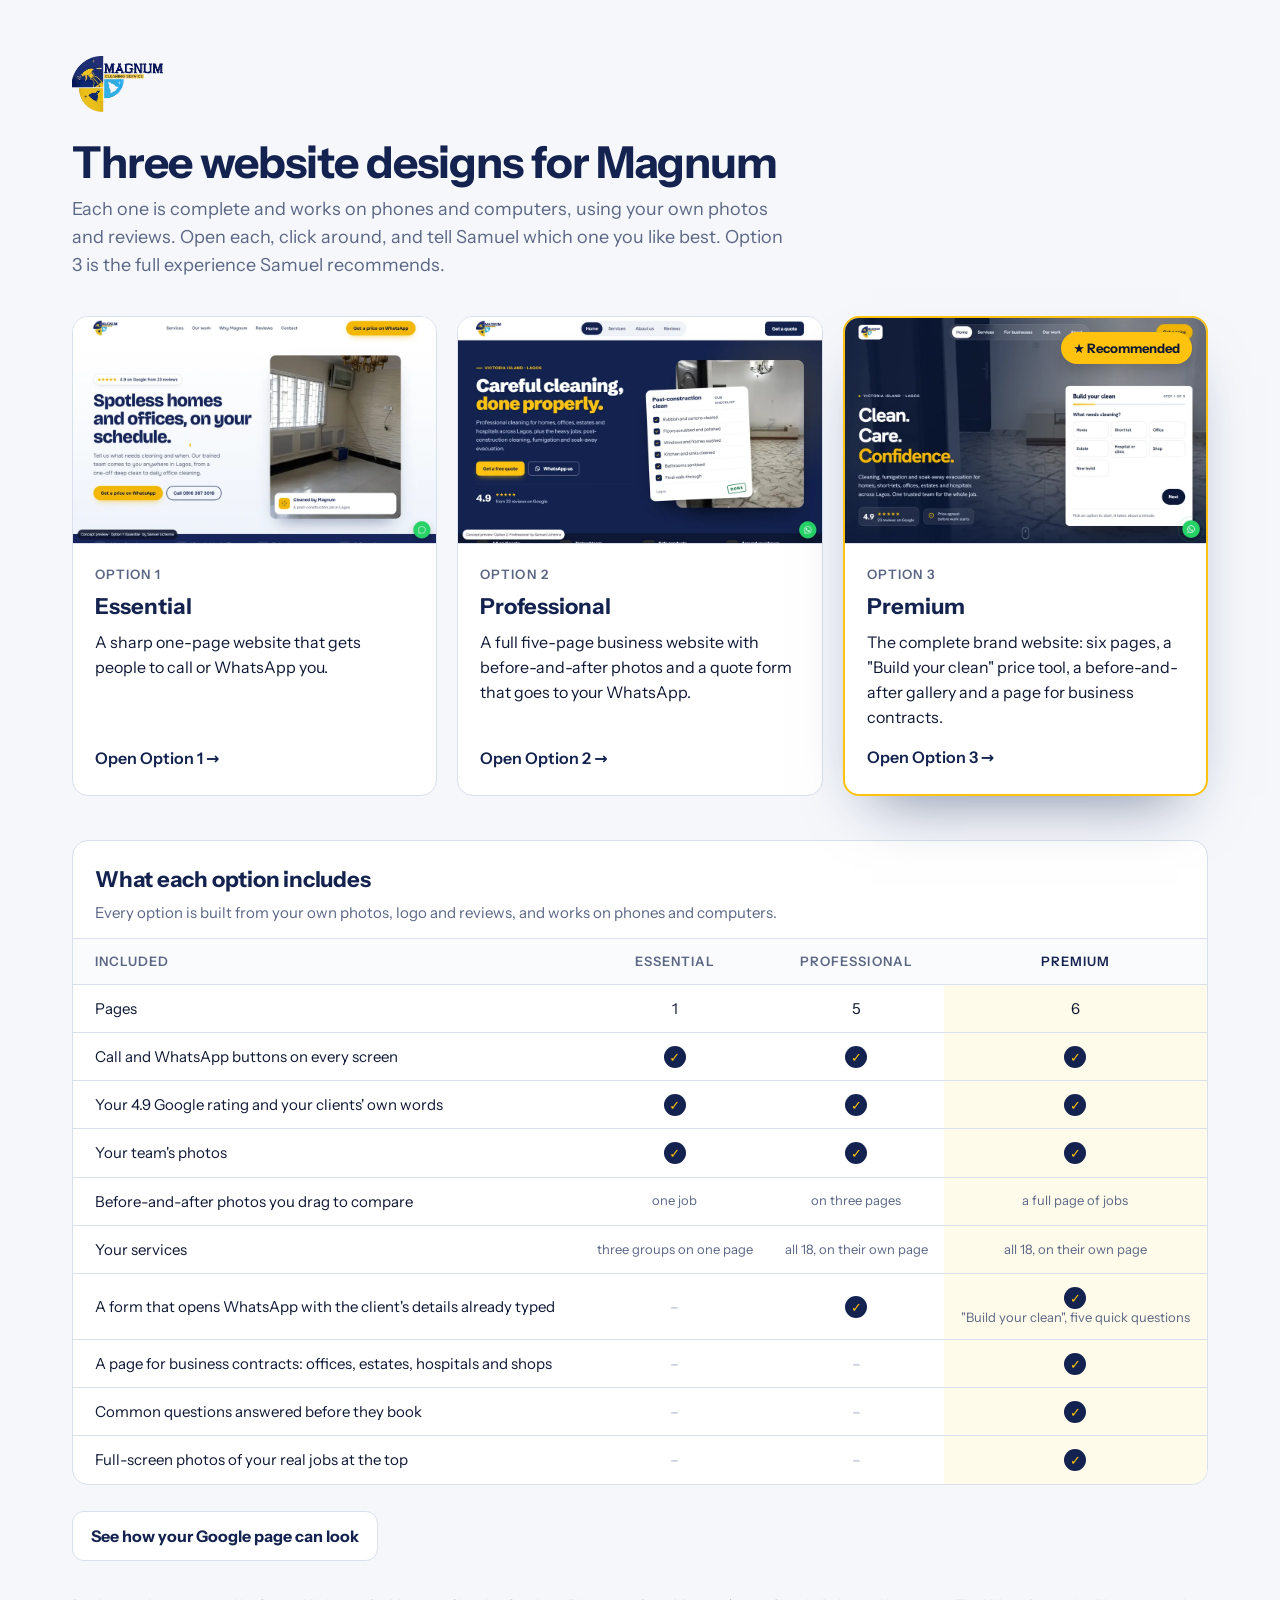
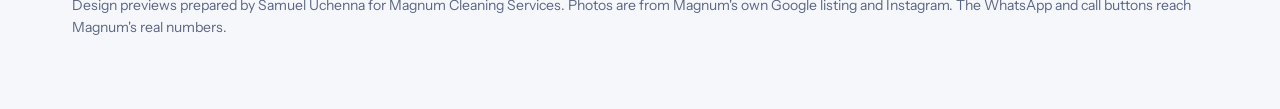
<file: index.html>
<!doctype html>
<html lang="en">
<head>
<meta charset="utf-8">
<meta name="viewport" content="width=device-width, initial-scale=1">
<meta name="robots" content="noindex, nofollow">
<title>Magnum Cleaning Services: three website designs</title>
<link rel="stylesheet" href="assets/fonts/fonts.css">
<style>
:root{--navy:#13224f;--ink:#0e1733;--muted:#5a6684;--line:#d9e0ec;--gold:#ffc20e;--bg:#f5f7fb}
*{box-sizing:border-box;margin:0;padding:0}
body{font-family:"Instrument Sans",system-ui,sans-serif;background:var(--bg);color:var(--ink);line-height:1.55}
.wrap{max-width:1180px;margin:0 auto;padding:56px 22px 70px}
.top{display:flex;align-items:center;gap:14px}
.badge{width:46px;height:46px;border-radius:50%;background:var(--navy);color:var(--gold);display:grid;place-items:center;font-weight:700;font-size:24px;box-shadow:inset 0 0 0 3px var(--gold)}
h1{font-size:clamp(30px,4vw,44px);color:var(--navy);letter-spacing:-.02em;line-height:1.1;margin:26px 0 10px}
p.lead{color:var(--muted);max-width:60ch;font-size:18px}
.grid{display:grid;grid-template-columns:repeat(3,1fr);gap:20px;margin-top:36px}
a.card{position:relative;display:flex;flex-direction:column;background:#fff;border:1px solid var(--line);border-radius:16px;overflow:hidden;text-decoration:none;color:inherit;transition:transform .15s ease,box-shadow .15s ease}
a.card:hover{transform:translateY(-2px);box-shadow:0 18px 40px -20px rgba(19,34,79,.45)}
a.card:focus-visible{outline:3px solid var(--gold);outline-offset:3px}
a.card img{width:100%;height:auto;aspect-ratio:16/10;object-fit:cover;object-position:top;border-bottom:1px solid var(--line)}
.in{padding:20px 22px 24px;display:flex;flex-direction:column;gap:6px;flex:1}
.tag{font-size:13px;font-weight:600;color:var(--muted);text-transform:uppercase;letter-spacing:.08em}
.in b{font-size:22px;color:var(--navy)}
.in span.go{margin-top:auto;padding-top:10px;font-weight:600;color:var(--navy)}
.note{margin-top:34px;color:var(--muted);font-size:14px}
a.card.rec{border:2px solid var(--gold);box-shadow:0 30px 60px -30px rgba(19,34,79,.55)}
.badge2{position:absolute;top:14px;right:14px;background:var(--gold);color:var(--ink);font-weight:700;font-size:13px;border-radius:999px;padding:6px 12px;box-shadow:0 6px 16px rgba(0,0,0,.2)}
.logo{height:56px;width:auto}
@media (max-width:860px){.grid{grid-template-columns:1fr}a.card.rec{order:-1}}
.cmp{margin-top:44px;background:#fff;border:1px solid var(--line);border-radius:16px;overflow:hidden}
.cmp h2{font-size:22px;color:var(--navy);letter-spacing:-.01em;padding:22px 22px 4px}
.cmp>p{color:var(--muted);font-size:15px;padding:0 22px 14px}
.cmp table{width:100%;border-collapse:collapse;font-size:15px}
.cmp th,.cmp td{padding:12px 14px;border-top:1px solid var(--line);text-align:center;vertical-align:middle}
.cmp th:first-child,.cmp td:first-child{text-align:left;padding-left:22px}
.cmp thead th{font-size:13px;text-transform:uppercase;letter-spacing:.08em;color:var(--muted);font-weight:600;background:#fafbfd}
.cmp thead th.rec{color:var(--navy)}
.cmp td.rec{background:#fffbea}
.cmp .y{display:inline-grid;place-items:center;width:22px;height:22px;border-radius:50%;background:var(--navy);color:var(--gold);font-size:13px;font-weight:700}
.cmp .n{color:#a5afc4}
.cmp small{display:block;color:var(--muted);font-size:13px;line-height:1.35}
@media (max-width:600px){.cmp h2{padding:18px 14px 4px}.cmp>p{padding:0 14px 12px}.cmp table{font-size:14.5px}.cmp tr{display:grid;grid-template-columns:repeat(3,minmax(0,1fr));border-top:1px solid var(--line)}.cmp th,.cmp td{border-top:0;padding:8px 6px}.cmp td:first-child{grid-column:1/-1;padding:12px 14px 2px;font-weight:600;color:var(--navy)}.cmp thead th:first-child{display:none}.cmp thead th{font-size:11px;letter-spacing:.06em;padding:10px 4px}.cmp tbody td:not(:first-child){padding-bottom:12px}}
</style>
<link rel="icon" type="image/png" href="assets/favicon.webp">
<meta name="description" content="Magnum Cleaning Services: three website designs. Cleaning, fumigation and soak-away evacuation in Lagos. Call 0916 367 3016.">
</head>
<body>
<div class="wrap">
  <div class="top"><img width="708" height="437" class="logo" src="assets/magnum-logo.webp" alt="Magnum Cleaning Service"></div>
  <h1>Three website designs for Magnum</h1>
  <p class="lead">Each one is complete and works on phones and computers, using your own photos and reviews. Open each, click around, and tell Samuel which one you like best. Option 3 is the full experience Samuel recommends.</p>
  <div class="grid">
    <a class="card" href="1-essential/"><img loading="lazy" decoding="async" width="960" height="600" src="assets/option-1.webp" alt="Preview of the Essential website"><div class="in"><span class="tag">Option 1</span><b>Essential</b><p>A sharp one-page website that gets people to call or WhatsApp you.</p><span class="go">Open Option 1 →</span></div></a>
    <a class="card" href="2-professional/"><img loading="lazy" decoding="async" width="960" height="600" src="assets/option-2.webp" alt="Preview of the Professional website"><div class="in"><span class="tag">Option 2</span><b>Professional</b><p>A full five-page business website with before-and-after photos and a quote form that goes to your WhatsApp.</p><span class="go">Open Option 2 →</span></div></a>
    <a class="card rec" href="3-premium/"><span class="badge2">★ Recommended</span><img loading="lazy" decoding="async" width="960" height="600" src="assets/option-3.webp" alt="Preview of the Premium website"><div class="in"><span class="tag">Option 3</span><b>Premium</b><p>The complete brand website: six pages, a "Build your clean" price tool, a before-and-after gallery and a page for business contracts.</p><span class="go">Open Option 3 →</span></div></a>
  </div>
  <section class="cmp" aria-labelledby="cmp-h"><h2 id="cmp-h">What each option includes</h2><p>Every option is built from your own photos, logo and reviews, and works on phones and computers.</p><table><thead><tr><th scope="col">Included</th><th scope="col">Essential</th><th scope="col">Professional</th><th scope="col" class="rec">Premium</th></tr></thead><tbody><tr><td>Pages</td><td>1</td><td>5</td><td class="rec">6</td></tr><tr><td>Call and WhatsApp buttons on every screen</td><td><span class="y" aria-label="Included">✓</span></td><td><span class="y" aria-label="Included">✓</span></td><td class="rec"><span class="y" aria-label="Included">✓</span></td></tr><tr><td>Your 4.9 Google rating and your clients' own words</td><td><span class="y" aria-label="Included">✓</span></td><td><span class="y" aria-label="Included">✓</span></td><td class="rec"><span class="y" aria-label="Included">✓</span></td></tr><tr><td>Your team's photos</td><td><span class="y" aria-label="Included">✓</span></td><td><span class="y" aria-label="Included">✓</span></td><td class="rec"><span class="y" aria-label="Included">✓</span></td></tr><tr><td>Before-and-after photos you drag to compare</td><td><small>one job</small></td><td><small>on three pages</small></td><td class="rec"><small>a full page of jobs</small></td></tr><tr><td>Your services</td><td><small>three groups on one page</small></td><td><small>all 18, on their own page</small></td><td class="rec"><small>all 18, on their own page</small></td></tr><tr><td>A form that opens WhatsApp with the client's details already typed</td><td><span class="n" aria-label="Not included">–</span></td><td><span class="y" aria-label="Included">✓</span></td><td class="rec"><span class="y" aria-label="Included">✓</span><small>"Build your clean", five quick questions</small></td></tr><tr><td>A page for business contracts: offices, estates, hospitals and shops</td><td><span class="n" aria-label="Not included">–</span></td><td><span class="n" aria-label="Not included">–</span></td><td class="rec"><span class="y" aria-label="Included">✓</span></td></tr><tr><td>Common questions answered before they book</td><td><span class="n" aria-label="Not included">–</span></td><td><span class="n" aria-label="Not included">–</span></td><td class="rec"><span class="y" aria-label="Included">✓</span></td></tr><tr><td>Full-screen photos of your real jobs at the top</td><td><span class="n" aria-label="Not included">–</span></td><td><span class="n" aria-label="Not included">–</span></td><td class="rec"><span class="y" aria-label="Included">✓</span></td></tr></tbody></table></section>
  <p style="margin-top:26px"><a href="google-profile-preview.html" style="display:inline-block;padding:12px 18px;border:1.6px solid #d9e0ec;border-radius:12px;background:#fff;color:#13224f;font-weight:700;text-decoration:none">See how your Google page can look</a></p>
  <p class="note">Design previews prepared by Samuel Uchenna for Magnum Cleaning Services. Photos are from Magnum's own Google listing and Instagram. The WhatsApp and call buttons reach Magnum's real numbers.</p>
</div>
</body>
</html>
</file>
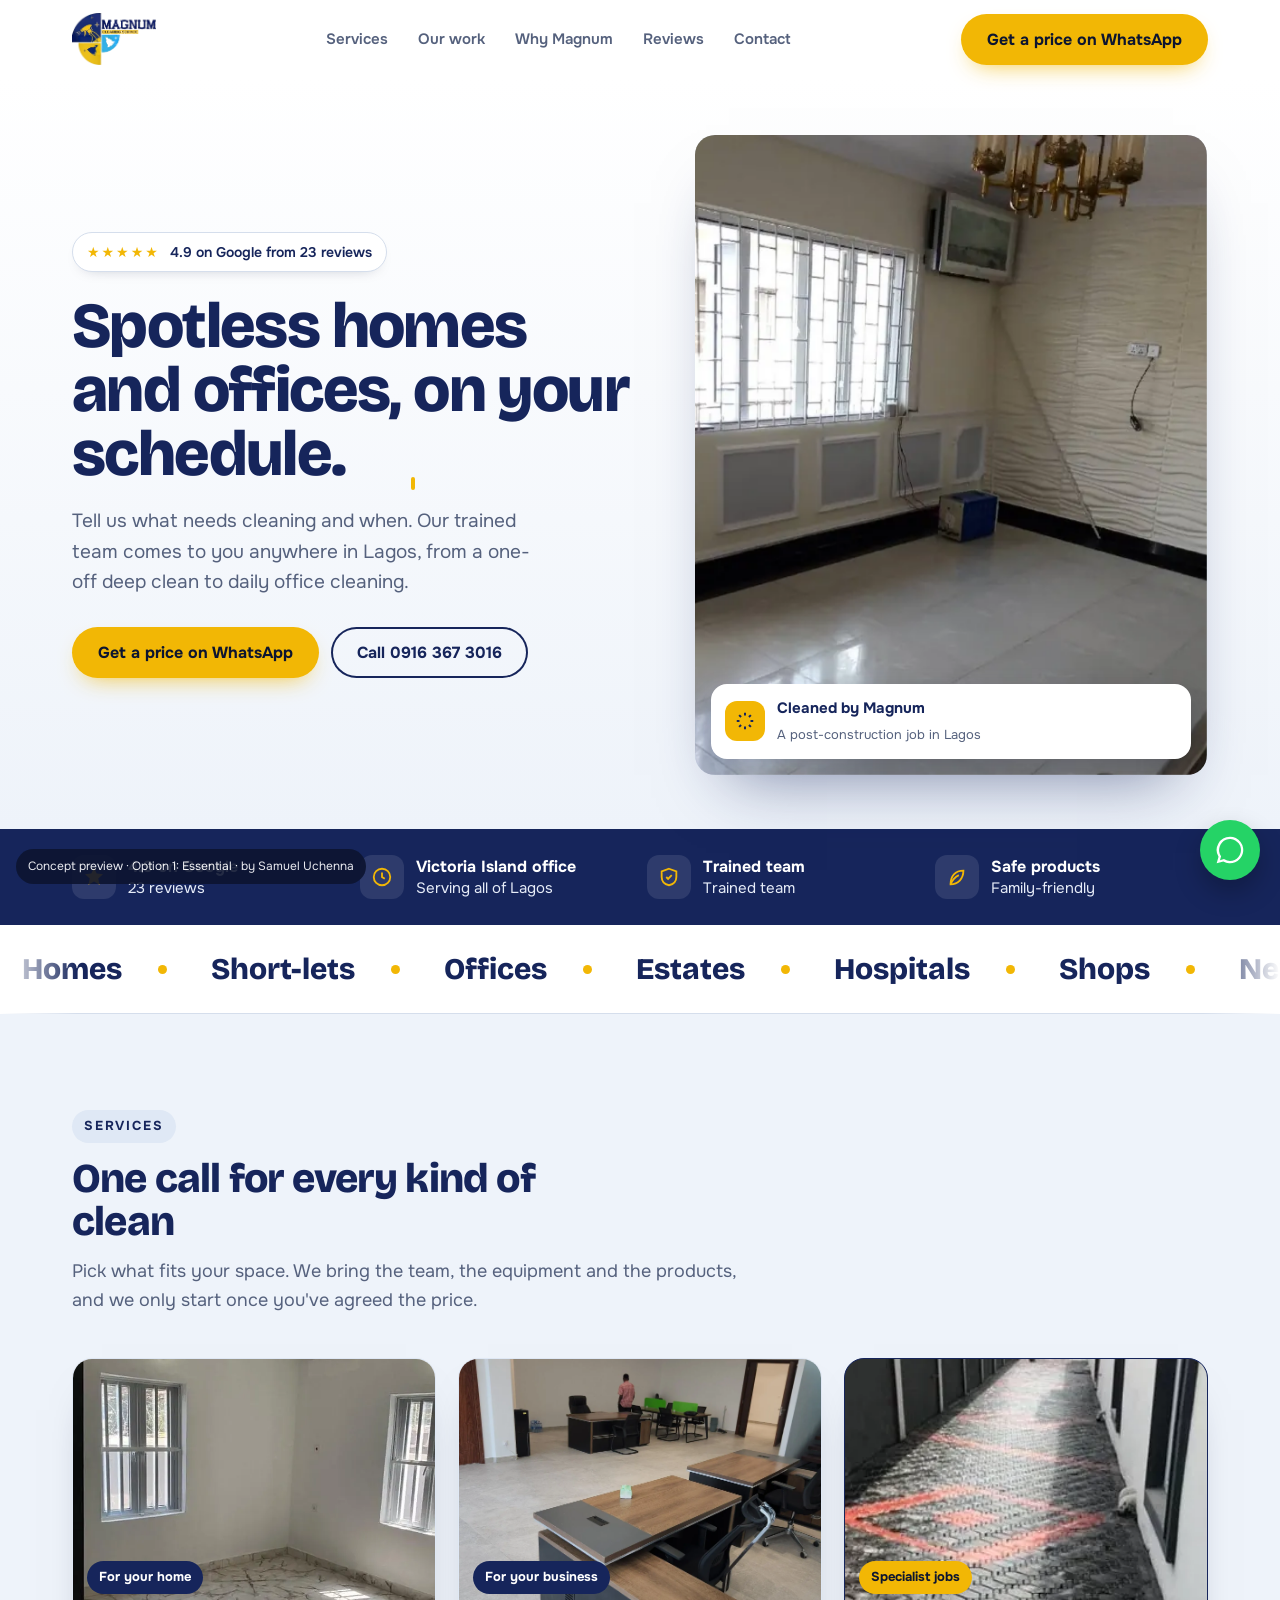
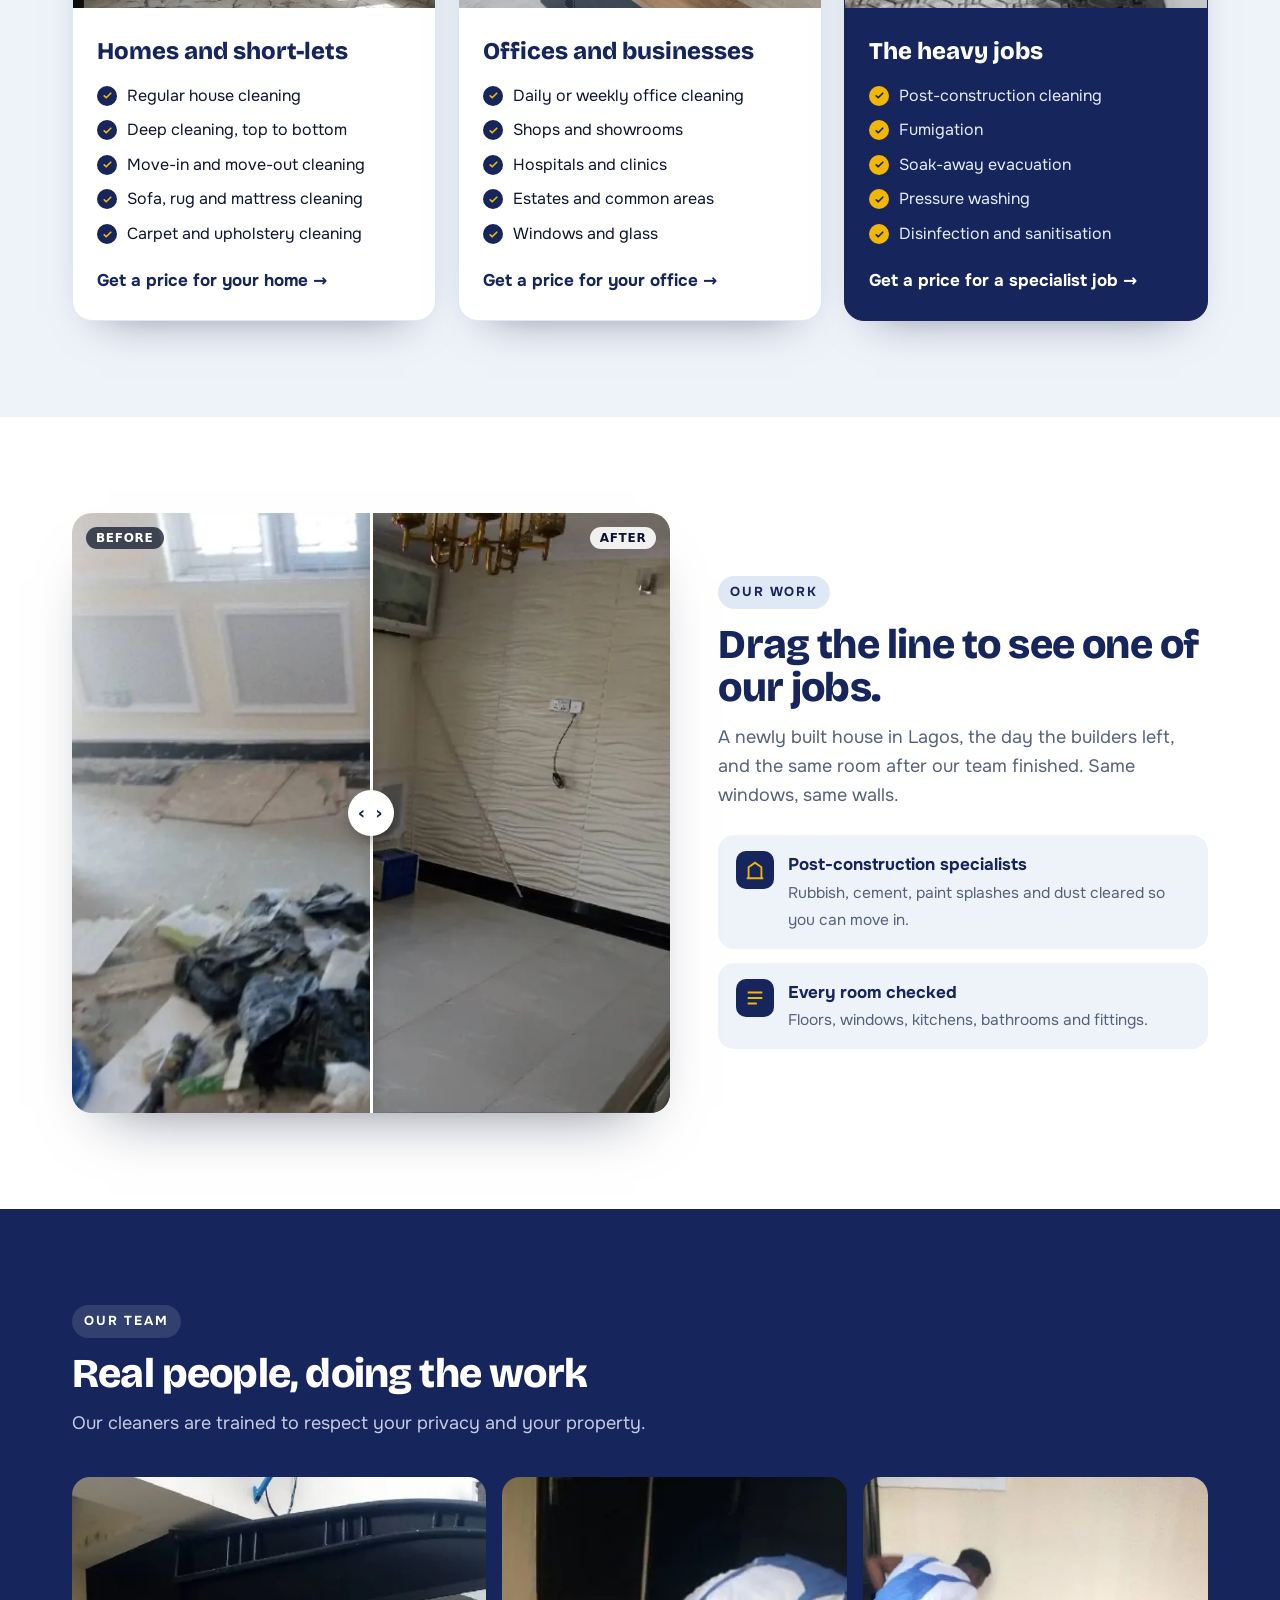
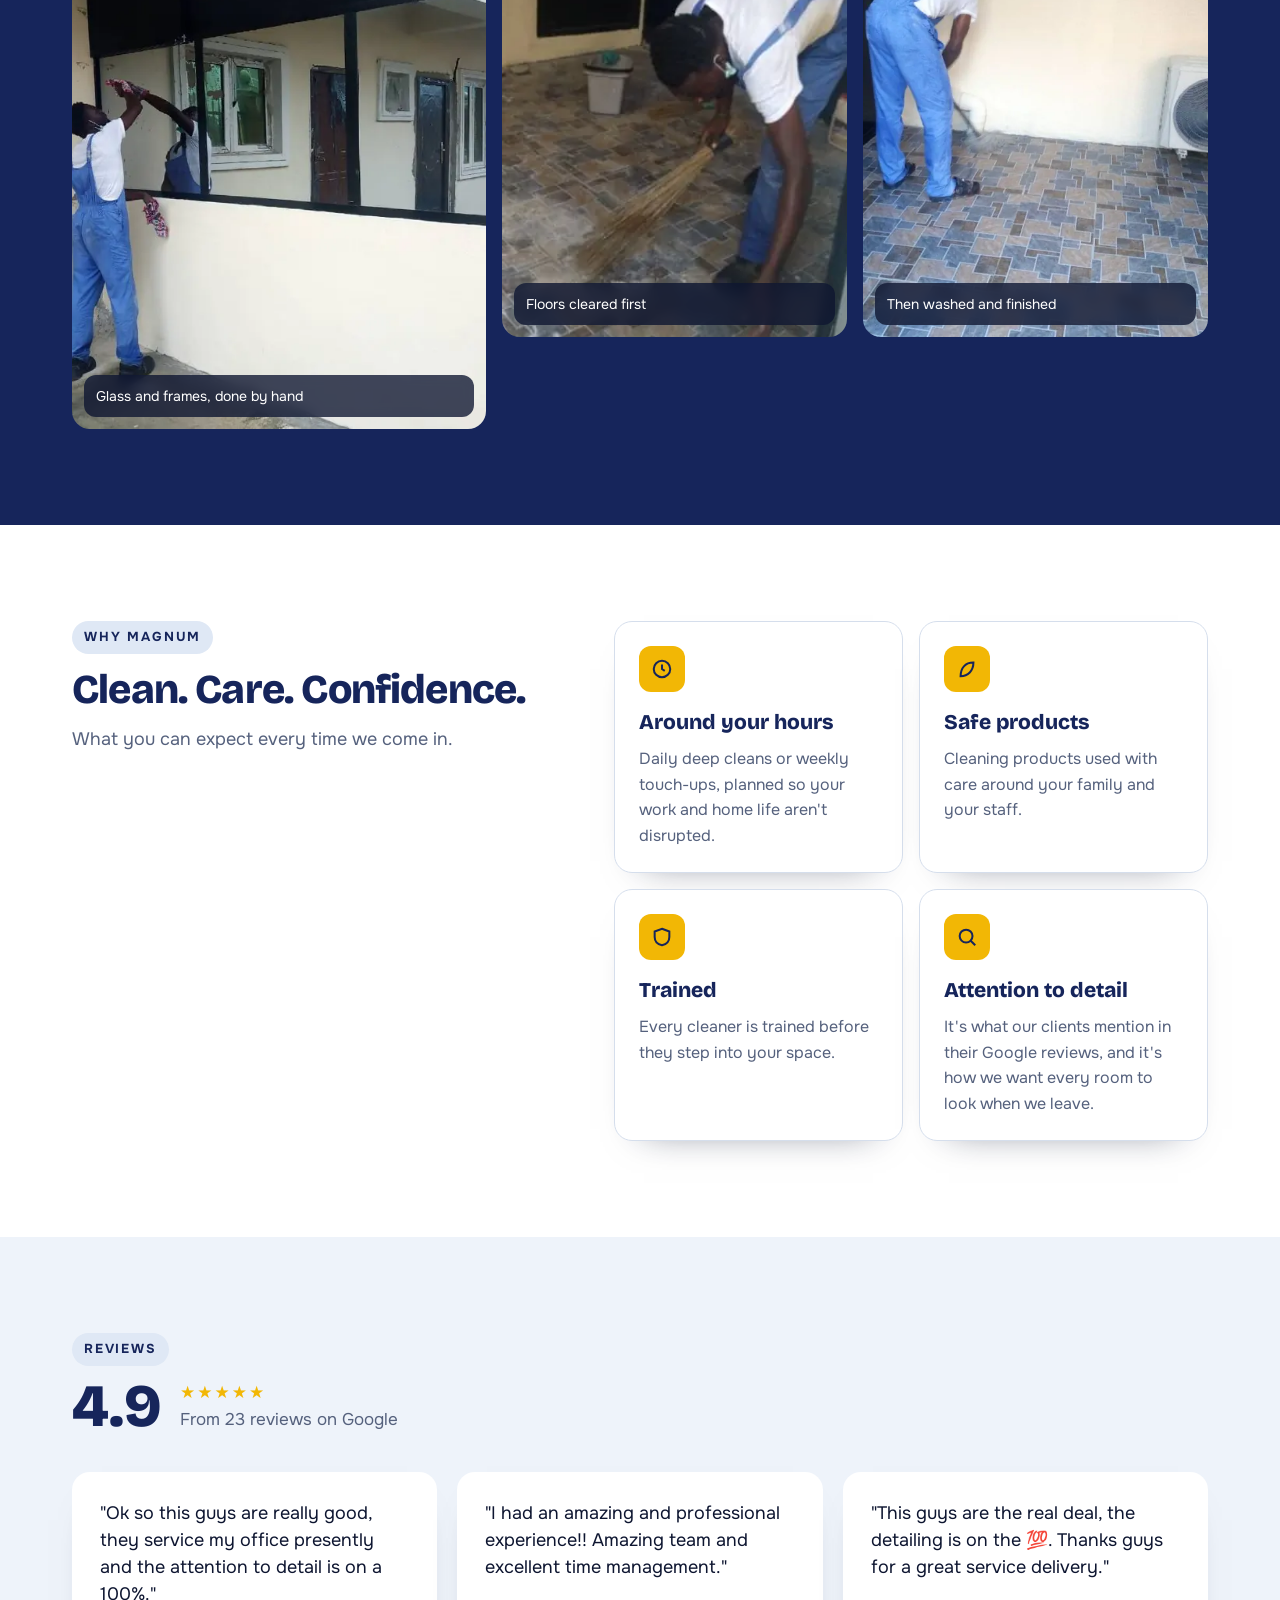
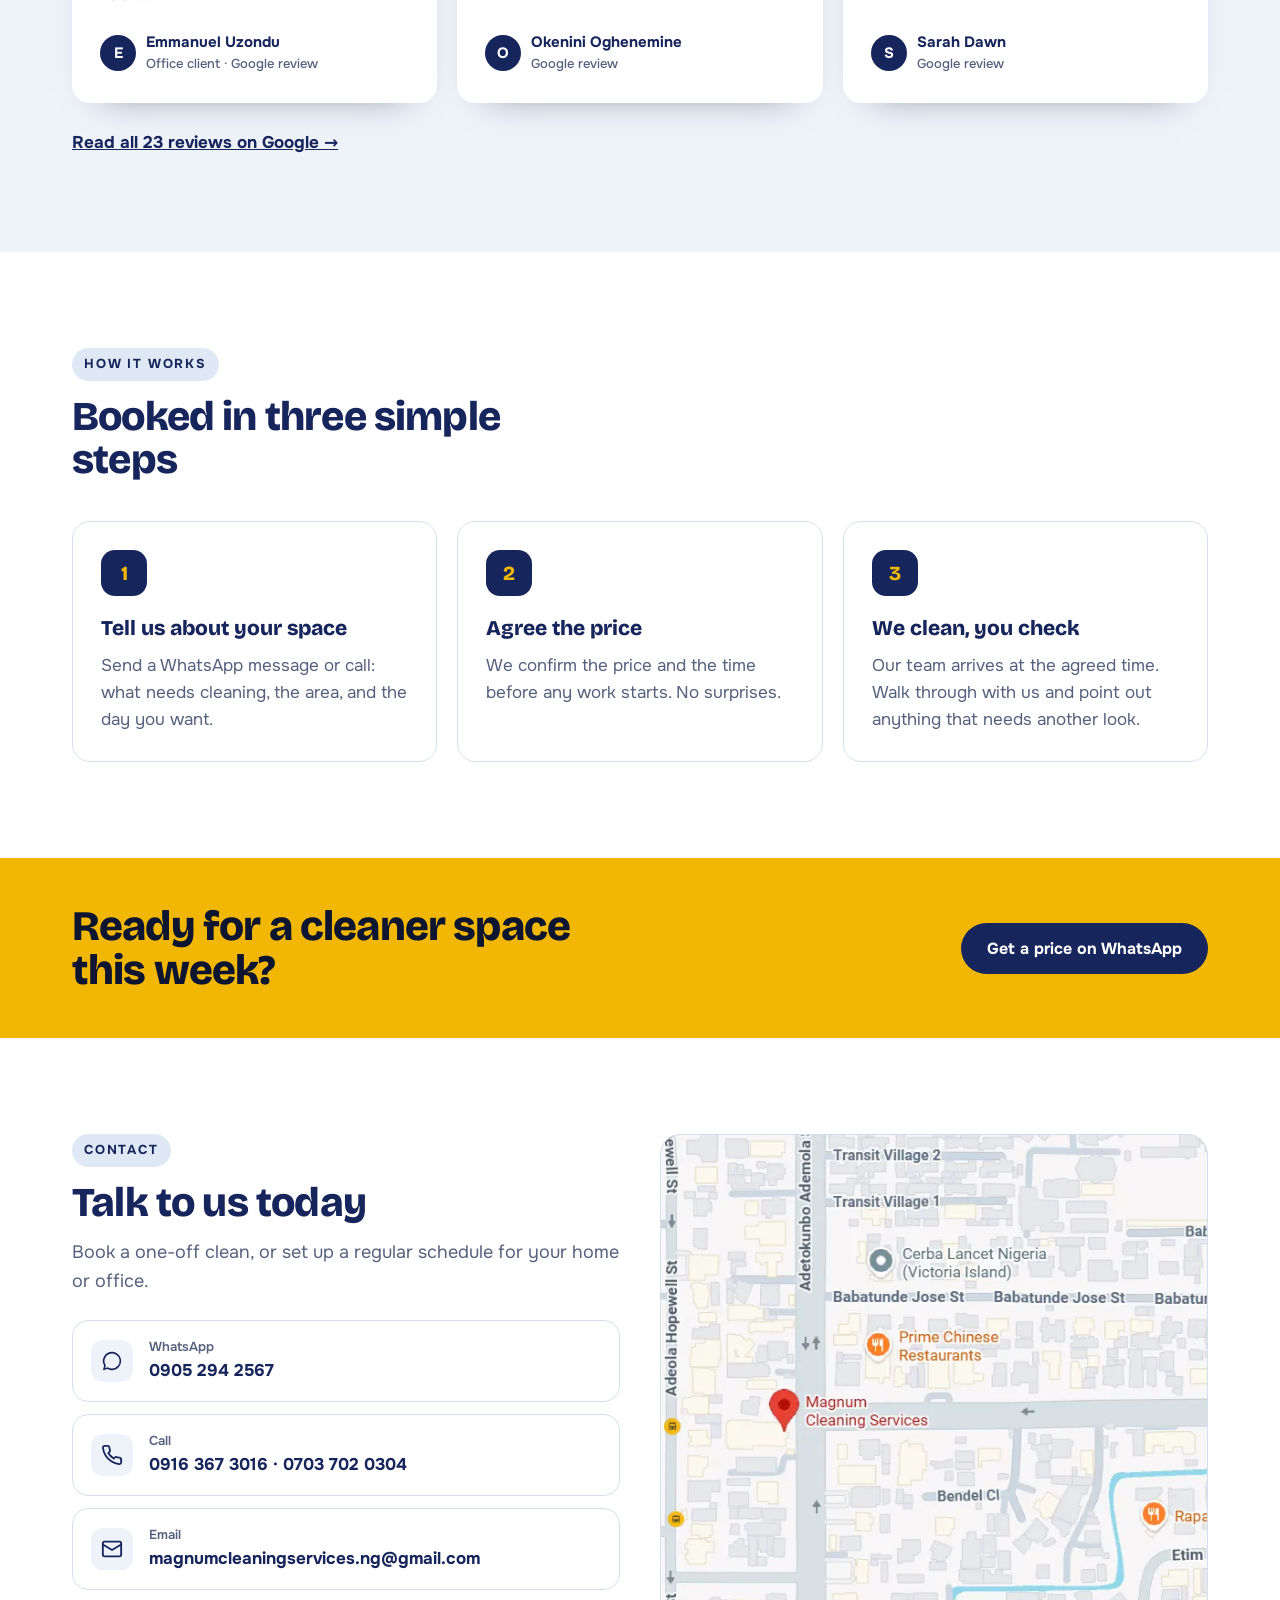
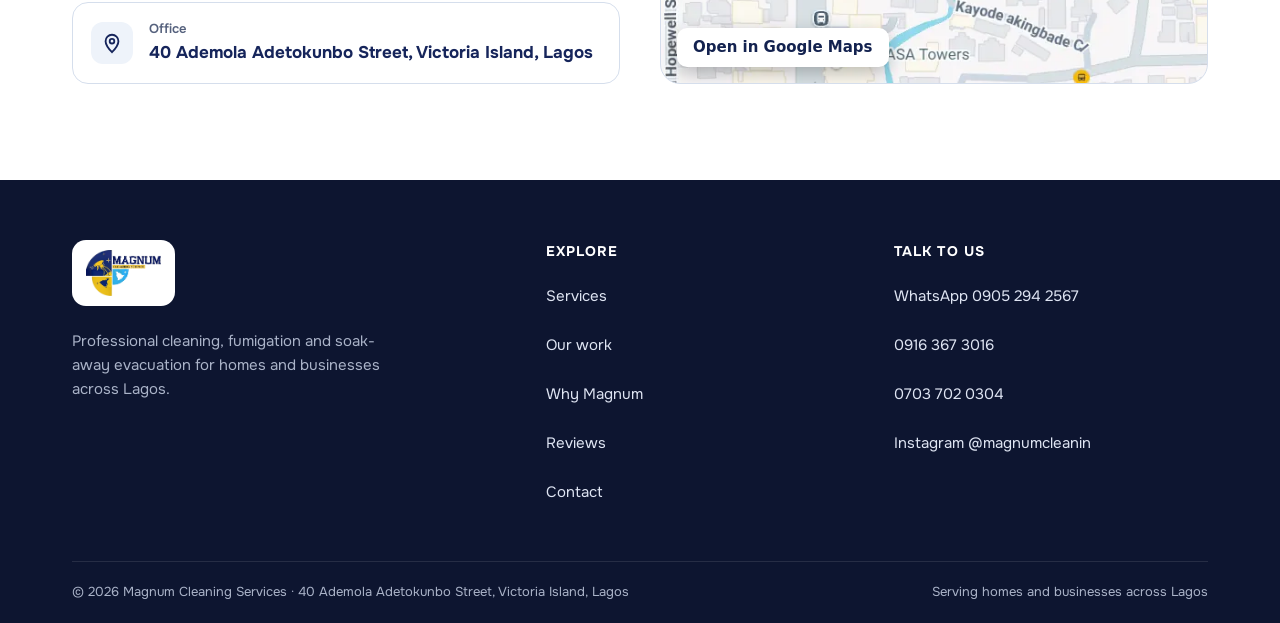
<file: 1-essential/index.html>
<!doctype html>
<html lang="en">
<head>
<meta charset="utf-8">
<meta name="viewport" content="width=device-width, initial-scale=1">
<meta name="robots" content="noindex, nofollow">
<title>Magnum Cleaning Services | Cleaning for homes and offices in Lagos</title>
<meta name="description" content="Deep cleaning, office cleaning, post-construction cleaning, fumigation and soak-away evacuation across Lagos. Based in Victoria Island. 4.9 on Google.">
<link rel="icon" href="../assets/magnum-icon.webp">
<link rel="stylesheet" href="../assets/fonts/fonts.css">
<link rel="stylesheet" href="../assets/motion.css">
<script src="../assets/motion.js"></script>
<style>
:root{
  --white:#ffffff; --ice:#eef3fa; --ice2:#dfe8f5; --navy:#16255b; --navy2:#1f3277; --ink:#0d1530; --steel:#55617d; --gold:#f2b705; --sky:#38a6f0; --line:#d5deec;
  --r:20px; --wrap:1180px;
  --display:"Bricolage Grotesque",system-ui,sans-serif; --body:"Onest",system-ui,sans-serif;
}
*{box-sizing:border-box;margin:0;padding:0}
html{scroll-behavior:smooth}
html,body{overflow-x:hidden}
body{font-family:var(--body);color:var(--ink);background:var(--white);font-size:17px;line-height:1.6;-webkit-font-smoothing:antialiased}
img{display:block;max-width:100%}
a{color:inherit}
:focus-visible{outline:3px solid var(--gold);outline-offset:3px;border-radius:6px}
.wrap{max-width:var(--wrap);margin:0 auto;padding:0 22px}
.wrap>*{min-width:0}
svg.i{width:22px;height:22px;flex:0 0 auto}

/* header */
.top{position:sticky;top:0;z-index:40;background:rgba(255,255,255,.96);backdrop-filter:blur(10px);border-bottom:1px solid transparent;transition:box-shadow .3s,border-color .3s}
.top.scrolled{border-color:var(--line);box-shadow:0 8px 24px -18px rgba(13,21,48,.45)}
.top .wrap{display:flex;align-items:center;justify-content:space-between;height:78px;gap:16px}
.logo img{height:52px;width:auto}
.nav{display:flex;gap:30px;font-weight:600;font-size:15px}
.nav a{text-decoration:none;color:var(--steel);position:relative;padding:6px 0}
.nav a::after{content:"";position:absolute;left:0;right:0;bottom:0;height:2px;background:var(--gold);transform:scaleX(0);transform-origin:left;transition:transform .25s}
.nav a:hover{color:var(--navy)} .nav a:hover::after{transform:scaleX(1)}
.btn{display:inline-flex;align-items:center;justify-content:center;gap:10px;font:700 16px var(--body);text-decoration:none;border-radius:999px;padding:15px 26px;transition:transform .15s ease,box-shadow .15s ease;border:0;cursor:pointer;text-align:center}
.btn:hover{transform:translateY(-2px)}
.btn-gold{background:var(--gold);color:var(--ink);box-shadow:0 10px 24px -12px rgba(242,183,5,.9)}
.btn-navy{background:var(--navy);color:#fff}
.btn-line{box-shadow:inset 0 0 0 2px var(--navy);color:var(--navy)}
.menu-btn{display:none;width:48px;height:48px;border-radius:14px;border:0;background:var(--ice);cursor:pointer;align-items:center;justify-content:center}
.menu-btn span,.menu-btn span::before,.menu-btn span::after{display:block;width:20px;height:2px;background:var(--navy);border-radius:2px;position:relative;content:""}
.menu-btn span::before{position:absolute;top:-6px}.menu-btn span::after{position:absolute;top:6px}

/* phone menu */
.pmenu{position:fixed;inset:0;z-index:60;background:var(--navy);color:#fff;padding:24px 24px 34px;display:flex;flex-direction:column;transform:translateY(-100%);transition:transform .45s cubic-bezier(.7,0,.2,1);visibility:hidden}
.pmenu.open{transform:none;visibility:visible}
.pmenu .x{align-self:flex-end;width:48px;height:48px;border-radius:14px;border:0;background:rgba(255,255,255,.12);color:#fff;font-size:26px;cursor:pointer}
.pmenu nav{display:flex;flex-direction:column;gap:6px;margin-top:20px}
.pmenu nav a{font-family:var(--display);font-weight:800;font-size:38px;text-decoration:none;padding:6px 0;border-bottom:1px solid rgba(255,255,255,.12)}
.pmenu .acts{margin-top:auto;display:grid;gap:10px}

/* hero */
.hero{padding:56px 0 54px;background:linear-gradient(180deg,#fff 0%,var(--ice) 100%)}
.hero .wrap{display:grid;grid-template-columns:1.05fr .95fr;gap:56px;align-items:center}
.chip{display:inline-flex;align-items:center;gap:10px;font-size:14px;font-weight:600;color:var(--navy);background:#fff;border:1px solid var(--line);border-radius:999px;padding:8px 14px;box-shadow:0 6px 16px -12px rgba(13,21,48,.4)}
.stars{color:var(--gold);letter-spacing:2px}
h1{font-family:var(--display);font-weight:800;font-size:clamp(44px,5.8vw,76px);line-height:1.0;letter-spacing:-.025em;color:var(--navy);margin:22px 0 20px}
h1 em{font-style:normal;position:relative;z-index:0}
h1 em::after{content:"";position:absolute;left:-2px;right:-2px;bottom:.04em;height:.2em;background:var(--gold);z-index:-1;border-radius:4px}
.lead{font-size:19px;color:var(--steel);max-width:36ch}
.cta{display:flex;flex-wrap:wrap;gap:12px;margin-top:30px}
.pane{position:relative;border-radius:var(--r);overflow:hidden;aspect-ratio:4/5;background:var(--ice2);box-shadow:0 34px 64px -34px rgba(22,37,91,.55)}
.pane>img{width:100%;height:100%;object-fit:cover}
.fog{position:absolute;inset:0;background:rgba(232,238,246,.72);backdrop-filter:blur(8px) saturate(.6);-webkit-backdrop-filter:blur(8px) saturate(.6);clip-path:inset(0 0 0 0);animation:wipe 1.5s cubic-bezier(.65,0,.35,1) .5s forwards}
.blade{position:absolute;top:-4%;bottom:-4%;left:0;width:14px;border-radius:8px;background:linear-gradient(180deg,var(--navy),var(--navy2));box-shadow:0 0 0 2px rgba(255,255,255,.6),14px 0 34px rgba(255,255,255,.95);transform:translateX(-30px) rotate(4deg);animation:blade 1.5s cubic-bezier(.65,0,.35,1) .5s forwards}
@keyframes wipe{to{clip-path:inset(0 0 0 100%)}}
@keyframes blade{to{transform:translateX(calc(100% + 1200px)) rotate(4deg);opacity:0}}
html.no-motion .fog,html.no-motion .blade{display:none}
.pane-tag{position:absolute;left:16px;right:16px;bottom:16px;display:flex;align-items:center;gap:12px;background:#fff;border-radius:16px;padding:12px 14px;box-shadow:0 12px 28px rgba(13,21,48,.22)}
.pane-tag b{display:block;font-size:15px;color:var(--navy)} .pane-tag span{font-size:13px;color:var(--steel)}
.pane-tag .dot{width:40px;height:40px;border-radius:12px;background:var(--gold);display:grid;place-items:center;flex:0 0 auto}

/* trust */
.trust{background:var(--navy);color:#e6ecf8}
.trust .wrap{display:grid;grid-template-columns:repeat(4,1fr);gap:14px;padding-top:26px;padding-bottom:26px}
.trust .wrap>div{display:flex;align-items:center;gap:12px;font-size:15px;line-height:1.35}
.trust b{display:block;color:#fff;font-size:16px}
.trust .ic{width:44px;height:44px;border-radius:12px;background:rgba(255,255,255,.1);display:grid;place-items:center;color:var(--gold);flex:0 0 auto}

/* moving strip of spaces */
.spaces{background:#fff;border-bottom:1px solid var(--line);padding:20px 0}
.spaces .track span{display:inline-flex;align-items:center;gap:14px;font-family:var(--display);font-weight:800;font-size:clamp(22px,2.6vw,30px);color:var(--navy);padding:0 22px}
.spaces .track span::after{content:"";width:9px;height:9px;border-radius:50%;background:var(--gold);margin-left:22px}

section{padding:96px 0}
.kicker{display:inline-block;font-size:13px;font-weight:700;letter-spacing:.14em;text-transform:uppercase;color:var(--navy);background:var(--ice2);border-radius:999px;padding:6px 12px}
h2{font-family:var(--display);font-weight:800;font-size:clamp(34px,4vw,52px);line-height:1.05;letter-spacing:-.02em;color:var(--navy);margin:14px 0 14px;max-width:20ch}
.sub{color:var(--steel);max-width:58ch;font-size:18px}

/* services */
.svc{background:var(--ice)}
.grid3{display:grid;grid-template-columns:repeat(3,1fr);gap:22px;margin-top:44px}
.card{background:#fff;border-radius:var(--r);overflow:hidden;display:flex;flex-direction:column;box-shadow:0 22px 44px -30px rgba(13,21,48,.55);border:1px solid var(--ice2);transition:transform .25s ease,box-shadow .25s ease}
.card:hover{transform:translateY(-6px);box-shadow:0 30px 54px -30px rgba(13,21,48,.65)}
.card figure{position:relative;aspect-ratio:16/11;overflow:hidden}
.card figure img{width:100%;height:100%;object-fit:cover;transition:transform .8s ease}
.card:hover figure img{transform:scale(1.06)}
.card figure figcaption{position:absolute;left:14px;bottom:14px;background:var(--navy);color:#fff;font-weight:700;font-size:13px;border-radius:999px;padding:6px 12px}
.card .in{padding:24px 24px 26px;display:flex;flex-direction:column;gap:12px;flex:1}
.card h3{font-family:var(--display);font-weight:800;font-size:24px;color:var(--navy)}
.card ul{list-style:none;display:grid;gap:9px;font-size:16px}
.card li{display:flex;gap:10px;align-items:flex-start}
.card li::before{content:"";flex:0 0 20px;height:20px;margin-top:3px;border-radius:50%;background:var(--navy) url("data:image/svg+xml,%3Csvg xmlns='http://www.w3.org/2000/svg' viewBox='0 0 20 20'%3E%3Cpath d='M5 10.5l3 3 7-7' fill='none' stroke='%23f2b705' stroke-width='2.6' stroke-linecap='round' stroke-linejoin='round'/%3E%3C/svg%3E") center/13px no-repeat}
.card .go{margin-top:auto;padding-top:8px;font-weight:700;color:var(--navy);text-decoration:none}
.card.dark{background:var(--navy);color:#e6ecf8;border-color:var(--navy)}
.card.dark h3,.card.dark .go{color:#fff}
.card.dark li::before{background-color:var(--gold);background-image:url("data:image/svg+xml,%3Csvg xmlns='http://www.w3.org/2000/svg' viewBox='0 0 20 20'%3E%3Cpath d='M5 10.5l3 3 7-7' fill='none' stroke='%2316255b' stroke-width='2.6' stroke-linecap='round' stroke-linejoin='round'/%3E%3C/svg%3E")}
.card.dark figure figcaption{background:var(--gold);color:var(--ink)}

/* before / after */
.ba-wrap{display:grid;grid-template-columns:1.1fr .9fr;gap:48px;align-items:center}
.ba-box{border-radius:var(--r);aspect-ratio:653/708;max-height:640px;width:100%;box-shadow:0 30px 60px -36px rgba(13,21,48,.6)}
.facts{display:grid;gap:14px;margin-top:26px}
.facts>div{display:flex;gap:14px;align-items:flex-start;background:var(--ice);border-radius:16px;padding:16px 18px}
.facts .ic{width:38px;height:38px;border-radius:10px;background:var(--navy);color:var(--gold);display:grid;place-items:center;flex:0 0 auto}
.facts b{display:block;color:var(--navy)}
.facts span{color:var(--steel);font-size:15.5px}

/* team */
.team{background:var(--navy);color:#e6ecf8}
.team h2{color:#fff}.team .sub{color:#c3cde6}.team .kicker{background:rgba(255,255,255,.12);color:#fff}
.photos{display:grid;grid-template-columns:1.2fr 1fr 1fr;gap:16px;margin-top:40px}
.photos figure{border-radius:18px;overflow:hidden;position:relative;aspect-ratio:3/4}
.photos figure img{width:100%;height:100%;object-fit:cover;transition:transform .8s ease}
.photos figure:hover img{transform:scale(1.05)}
.photos figcaption{position:absolute;left:12px;right:12px;bottom:12px;background:rgba(13,21,48,.78);backdrop-filter:blur(6px);border-radius:12px;padding:10px 12px;font-size:14px;color:#fff}

/* why */
.why .wrap{display:grid;grid-template-columns:.9fr 1.1fr;gap:56px;align-items:start}
.promises{display:grid;grid-template-columns:1fr 1fr;gap:16px}
.promise{background:#fff;border:1px solid var(--line);border-radius:18px;padding:24px;box-shadow:0 18px 36px -30px rgba(13,21,48,.6)}
.promise .ic{width:46px;height:46px;border-radius:12px;background:var(--gold);color:var(--navy);display:grid;place-items:center;margin-bottom:14px}
.promise h3{font-family:var(--display);font-weight:800;font-size:21px;color:var(--navy);margin-bottom:6px}
.promise p{color:var(--steel);font-size:16px}

/* reviews */
.rev{background:var(--ice)}
.rating{display:flex;align-items:center;gap:18px;margin-top:10px}
.rating b{font-family:var(--display);font-size:68px;font-weight:800;color:var(--navy);line-height:1}
.rating div{color:var(--steel)}
.quotes{display:grid;grid-template-columns:repeat(3,1fr);gap:20px;margin-top:36px}
.quote{background:#fff;border-radius:18px;padding:28px;display:flex;flex-direction:column;justify-content:space-between;gap:22px;box-shadow:0 18px 36px -30px rgba(13,21,48,.6)}
.quote p{font-size:18px;line-height:1.5}
.quote cite{font-style:normal;font-weight:700;color:var(--navy);font-size:15px;display:flex;align-items:center;gap:10px}
.quote cite i{width:36px;height:36px;border-radius:50%;background:var(--navy);color:#fff;display:grid;place-items:center;font-style:normal;flex:0 0 auto}
.quote cite span{display:block;font-weight:500;color:var(--steel);font-size:13px}
.more{display:inline-block;margin-top:26px;font-weight:700;color:var(--navy)}

/* steps */
.steps{display:grid;grid-template-columns:repeat(3,1fr);gap:20px;margin-top:40px;counter-reset:s}
.step{padding:28px;border-radius:18px;background:#fff;border:1px solid var(--line);position:relative}
.step::before{counter-increment:s;content:counter(s);display:grid;place-items:center;width:46px;height:46px;border-radius:14px;background:var(--navy);color:var(--gold);font-family:var(--display);font-weight:800;font-size:20px;margin-bottom:16px}
.step h3{font-family:var(--display);font-weight:800;font-size:21px;color:var(--navy);margin-bottom:6px}
.step p{color:var(--steel)}

/* contact */
.contact .wrap{display:grid;grid-template-columns:1fr 1fr;gap:40px;align-items:stretch}
.lines{display:grid;gap:12px;margin-top:24px}
.line{display:flex;gap:16px;align-items:center;padding:16px 18px;border:1px solid var(--line);border-radius:16px;text-decoration:none;background:#fff;transition:border-color .2s,transform .2s}
.line>div{min-width:0}
a.line:hover{border-color:var(--navy);transform:translateX(4px)}
.line .ic{width:42px;height:42px;border-radius:12px;background:var(--ice);color:var(--navy);display:grid;place-items:center;flex:0 0 auto}
.line b{display:block;font-size:13px;font-weight:600;color:var(--steel)}
.line span{font-weight:700;color:var(--navy);overflow-wrap:anywhere}
.map{border-radius:var(--r);overflow:hidden;border:1px solid var(--line);min-height:440px;background:#eef1f5 url(../assets/map.webp) 30% center/cover}
.map iframe{width:100%;height:100%;min-height:440px;border:0}

.band{background:var(--gold)}
.band .wrap{display:flex;align-items:center;justify-content:space-between;gap:24px;flex-wrap:wrap;padding-top:46px;padding-bottom:46px}
.band h2{margin:0;color:var(--ink);font-size:clamp(28px,3.4vw,42px)}

/* footer */
footer{background:var(--ink);color:#aab3c8;padding:60px 0 0;font-size:15px}
footer .cols{display:grid;grid-template-columns:1.4fr 1fr 1fr;gap:34px}
footer .plate{display:inline-block;background:#fff;border-radius:14px;padding:10px 14px}
footer .plate img{height:46px;width:auto}
footer h4{color:#fff;font-size:14px;letter-spacing:.08em;text-transform:uppercase;margin-bottom:14px}
footer a{display:block;color:#dfe5f3;text-decoration:none;margin-bottom:9px}
footer a:hover{color:var(--gold)}
footer .bottom{border-top:1px solid rgba(255,255,255,.1);margin-top:40px;padding:20px 0;display:flex;justify-content:space-between;flex-wrap:wrap;gap:10px;font-size:13px}

.float{position:fixed;right:20px;bottom:20px;z-index:30;width:60px;height:60px;border-radius:50%;background:#25d366;display:grid;place-items:center;box-shadow:0 12px 26px rgba(0,0,0,.25)}
.float svg{width:32px;height:32px;color:#fff}
.mbar{display:none}
.concept{position:fixed;left:16px;bottom:16px;z-index:30;background:var(--ink);color:#fff;font-size:12px;padding:8px 12px;border-radius:999px;opacity:.9}

@media (max-width:1100px){.concept{display:none}}
@media (max-width:980px){
  .nav,.top .btn{display:none}
  .menu-btn{display:inline-flex}
  .hero .wrap,.why .wrap,.contact .wrap,.ba-wrap{grid-template-columns:1fr}
  .grid3,.quotes,.steps{grid-template-columns:1fr}
  .trust .wrap{grid-template-columns:1fr 1fr}
  .photos{grid-template-columns:1fr 1fr}
  .photos figure:first-child{grid-column:1/-1;aspect-ratio:4/3}
  section{padding:72px 0}
  .pane{aspect-ratio:4/4.4}
  .float{display:none}
  .mbar{display:grid;grid-template-columns:1fr 1fr;gap:10px;position:fixed;left:0;right:0;bottom:0;z-index:35;padding:10px 14px calc(10px + env(safe-area-inset-bottom));background:rgba(255,255,255,.96);backdrop-filter:blur(10px);border-top:1px solid var(--line)}
  .mbar a{padding:14px 10px;font-size:15px}
  body{padding-bottom:78px}
}
@media (max-width:560px){
  .wrap{padding:0 18px}
  .logo img{height:50px}
  h1{font-size:44px}
  .lead{font-size:17.5px}
  .cta .btn{width:100%}
  .promises{grid-template-columns:1fr}
  .trust .wrap{gap:12px}
  .trust .wrap>div{font-size:14px}
  .rating b{font-size:56px}
  footer .cols{grid-template-columns:1fr}
}

/* ===== size pass (17 Oct 2026): nothing too big on the screen.
   Samuel: "big big cards, big big numbers, big big texts... the menu button is too big on mobile".
   Phone limits: header 60px, logo 36px tall, menu button 42px, menu links 21px, h1 36px, h2 27px, numbers 46px,
   buttons about 46px tall. Desktop: h1 68px, boxes 72% of the screen. Checked by size_check.js. Backup: _size-pass-backups\ */
h1{font-size:clamp(40px,5vw,68px)}
h2{font-size:clamp(28px,3.2vw,44px)}
.rating b{font-size:60px}
.pane{max-height:min(640px,72vh)}
.ba-box{max-height:min(600px,72vh)}
.menu-btn{width:44px;height:44px;border-radius:12px}
.pmenu .x{width:44px;height:44px;border-radius:12px;font-size:22px;line-height:1}
.pmenu nav a{font-size:24px;font-weight:700;padding:12px 0}
@media (max-width:560px){
  .top .wrap{height:60px}
  .logo img{height:36px}
  .menu-btn{width:42px;height:42px}
  .pmenu{padding:9px 18px 24px}
  .pmenu .x{width:42px;height:42px}
  .pmenu nav{gap:0;margin-top:22px}
  .pmenu nav a{font-size:21px;padding:15px 0}
  h1{font-size:36px;margin:16px 0 16px}
  h2{font-size:27px}
  .band h2{font-size:24px}
  .card h3{font-size:20px}
  .rating b{font-size:46px}
  .lead{font-size:16.5px}
  .btn{padding:13px 20px;font-size:15px}
  .mbar a{padding:12px 10px}
  body{padding-bottom:70px}
  .card figure{aspect-ratio:16/9}
  .pane{aspect-ratio:4/3.6}
}
/* the 15 Oct speed pass wrote width and height on every picture; without this line the browser used that height */
img{height:auto}
</style>
</head>
<body>

<header class="top" data-header>
  <div class="wrap">
    <a class="logo" href="#top" aria-label="Magnum Cleaning Services, home"><img width="708" height="437" src="../assets/magnum-logo.webp" alt="Magnum Cleaning Service"></a>
    <nav class="nav" aria-label="Main">
      <a href="#services">Services</a><a href="#work">Our work</a><a href="#why">Why Magnum</a><a href="#reviews">Reviews</a><a href="#contact">Contact</a>
    </nav>
    <a class="btn btn-gold shine" href="https://wa.me/2349052942567?text=Hello%20Magnum%2C%20I%27d%20like%20a%20price%20for%20cleaning." target="_blank" rel="noopener">Get a price on WhatsApp</a>
    <button class="menu-btn" data-menu-btn aria-label="Open menu" aria-expanded="false"><span></span></button>
  </div>
</header>

<div class="pmenu" data-menu>
  <button class="x" data-menu-btn aria-label="Close menu">×</button>
  <nav aria-label="Phone menu"><a href="#services">Services</a><a href="#work">Our work</a><a href="#why">Why Magnum</a><a href="#reviews">Reviews</a><a href="#contact">Contact</a></nav>
  <div class="acts">
    <a class="btn btn-gold" href="https://wa.me/2349052942567" target="_blank" rel="noopener">WhatsApp 0905 294 2567</a>
    <a class="btn" style="box-shadow:inset 0 0 0 2px #fff;color:#fff" href="tel:+2349163673016">Call 0916 367 3016</a>
  </div>
</div>

<main id="top">
<section class="hero">
  <div class="wrap">
    <div data-reveal>
      <span class="chip"><span class="stars" aria-hidden="true">★★★★★</span> 4.9 on Google from 23 reviews</span>
      <h1>Spotless homes and offices, <em>on your schedule.</em></h1>
      <p class="lead">Tell us what needs cleaning and when. Our trained team comes to you anywhere in Lagos, from a one-off deep clean to daily office cleaning.</p>
      <div class="cta">
        <a class="btn btn-gold shine" href="https://wa.me/2349052942567?text=Hello%20Magnum%2C%20I%27d%20like%20a%20price%20for%20cleaning." target="_blank" rel="noopener">Get a price on WhatsApp</a>
        <a class="btn btn-line" href="tel:+2349163673016">Call 0916 367 3016</a>
      </div>
    </div>
    <div class="pane" data-reveal>
      <img loading="lazy" decoding="async" width="653" height="708" class="slowzoom" src="../assets/real/after-room.webp" alt="A room cleaned by Magnum after construction, with polished floors">
      <div class="fog" aria-hidden="true"></div>
      <div class="blade" aria-hidden="true"></div>
      <div class="pane-tag"><span class="dot"><svg class="i" viewBox="0 0 24 24" fill="none" stroke="#16255b" stroke-width="2.2"><path d="M12 3v3M12 18v3M3 12h3M18 12h3M5.6 5.6l2.1 2.1M16.3 16.3l2.1 2.1M5.6 18.4l2.1-2.1M16.3 7.7l2.1-2.1"/></svg></span><div><b>Cleaned by Magnum</b><span>A post-construction job in Lagos</span></div></div>
    </div>
  </div>
</section>

<div class="trust">
  <div class="wrap" data-stagger>
    <div><span class="ic"><svg class="i" viewBox="0 0 24 24" fill="currentColor"><path d="M12 2l2.9 6.3 6.9.7-5.2 4.6 1.5 6.8L12 17l-6.1 3.4 1.5-6.8L2.2 9l6.9-.7z"/></svg></span><span><b>4.9 on Google</b>23 reviews</span></div>
    <div><span class="ic"><svg class="i" viewBox="0 0 24 24" fill="none" stroke="currentColor" stroke-width="2"><circle cx="12" cy="12" r="9"/><path d="M12 7v5l3 2"/></svg></span><span><b>Victoria Island office</b>Serving all of Lagos</span></div>
    <div><span class="ic"><svg class="i" viewBox="0 0 24 24" fill="none" stroke="currentColor" stroke-width="2"><path d="M12 3l8 3v6c0 5-3.5 8-8 9-4.5-1-8-4-8-9V6z"/><path d="M9 12l2 2 4-4"/></svg></span><span><b>Trained team</b>Trained team</span></div>
    <div><span class="ic"><svg class="i" viewBox="0 0 24 24" fill="none" stroke="currentColor" stroke-width="2"><path d="M5 20c8 0 14-6 14-15-9 0-14 6-14 15z"/><path d="M5 20c2-5 5-8 9-10"/></svg></span><span><b>Safe products</b>Family-friendly</span></div>
  </div>
</div>

<div class="spaces" data-marquee aria-label="Spaces we clean">
  <div class="track"><span>Homes</span><span>Short-lets</span><span>Offices</span><span>Estates</span><span>Hospitals</span><span>Shops</span><span>New builds</span><span>Compounds</span></div>
</div>

<section class="svc" id="services">
  <div class="wrap">
    <div data-reveal><span class="kicker">Services</span>
    <h2>One call for every kind of clean</h2>
    <p class="sub">Pick what fits your space. We bring the team, the equipment and the products, and we only start once you've agreed the price.</p></div>
    <div class="grid3" data-stagger>
      <article class="card">
        <figure><img width="655" height="694" src="../assets/real/after-bedroom.webp" alt="A bedroom cleaned by Magnum" loading="lazy"><figcaption>For your home</figcaption></figure>
        <div class="in"><h3>Homes and short-lets</h3>
          <ul><li>Regular house cleaning</li><li>Deep cleaning, top to bottom</li><li>Move-in and move-out cleaning</li><li>Sofa, rug and mattress cleaning</li><li>Carpet and upholstery cleaning</li></ul>
          <a class="go" href="https://wa.me/2349052942567?text=Hello%20Magnum%2C%20I%27d%20like%20a%20price%20for%20home%20cleaning." target="_blank" rel="noopener">Get a price for your home →</a>
        </div>
      </article>
      <article class="card">
        <figure><img width="1600" height="1600" src="../assets/office-desks.webp" alt="An office cleaned by Magnum" loading="lazy"><figcaption>For your business</figcaption></figure>
        <div class="in"><h3>Offices and businesses</h3>
          <ul><li>Daily or weekly office cleaning</li><li>Shops and showrooms</li><li>Hospitals and clinics</li><li>Estates and common areas</li><li>Windows and glass</li></ul>
          <a class="go" href="https://wa.me/2349052942567?text=Hello%20Magnum%2C%20I%27d%20like%20a%20price%20for%20office%20cleaning." target="_blank" rel="noopener">Get a price for your office →</a>
        </div>
      </article>
      <article class="card dark">
        <figure><img width="392" height="213" src="../assets/real/after-path.webp" alt="A walkway after pressure washing by Magnum" loading="lazy"><figcaption>Specialist jobs</figcaption></figure>
        <div class="in"><h3>The heavy jobs</h3>
          <ul><li>Post-construction cleaning</li><li>Fumigation</li><li>Soak-away evacuation</li><li>Pressure washing</li><li>Disinfection and sanitisation</li></ul>
          <a class="go" href="https://wa.me/2349052942567?text=Hello%20Magnum%2C%20I%27d%20like%20a%20price%20for%20a%20specialist%20job." target="_blank" rel="noopener">Get a price for a specialist job →</a>
        </div>
      </article>
    </div>
  </div>
</section>

<section id="work">
  <div class="wrap ba-wrap">
    <div class="ba-box" data-ba data-reveal>
      <img loading="lazy" decoding="async" width="653" height="708" src="../assets/real/before-room.webp" alt="The room before: building rubbish, cartons and dust">
      <div class="ba-after"><img loading="lazy" decoding="async" width="653" height="708" src="../assets/real/after-room.webp" alt="The same room after Magnum's clean"></div>
      <span class="ba-line" aria-hidden="true"></span>
      <span class="ba-tag b">Before</span><span class="ba-tag a">After</span>
      <input type="range" min="0" max="100" value="50" aria-label="Drag to compare before and after">
    </div>
    <div data-reveal>
      <span class="kicker">Our work</span>
      <h2>Drag the line to see one of our jobs.</h2>
      <p class="sub">A newly built house in Lagos, the day the builders left, and the same room after our team finished. Same windows, same walls.</p>
      <div class="facts">
        <div><span class="ic"><svg class="i" viewBox="0 0 24 24" fill="none" stroke="currentColor" stroke-width="2"><path d="M3 21h18M5 21V9l7-5 7 5v12"/></svg></span><div><b>Post-construction specialists</b><span>Rubbish, cement, paint splashes and dust cleared so you can move in.</span></div></div>
        <div><span class="ic"><svg class="i" viewBox="0 0 24 24" fill="none" stroke="currentColor" stroke-width="2"><path d="M4 6h16M4 12h16M4 18h10"/></svg></span><div><b>Every room checked</b><span>Floors, windows, kitchens, bathrooms and fittings.</span></div></div>
      </div>
    </div>
  </div>
</section>

<section class="team">
  <div class="wrap">
    <div data-reveal><span class="kicker">Our team</span>
    <h2>Real people, doing the work</h2>
    <p class="sub">Our cleaners are trained to respect your privacy and your property.</p></div>
    <div class="photos" data-stagger>
      <figure><img width="653" height="708" src="../assets/real/team-glass.webp" alt="A Magnum cleaner wiping glass panels" loading="lazy"><figcaption>Glass and frames, done by hand</figcaption></figure>
      <figure><img width="325" height="708" src="../assets/real/team-sweep.webp" alt="A Magnum cleaner sweeping a floor" loading="lazy"><figcaption>Floors cleared first</figcaption></figure>
      <figure><img width="653" height="708" src="../assets/real/team-wall.webp" alt="A Magnum cleaner cleaning a wall and floor" loading="lazy"><figcaption>Then washed and finished</figcaption></figure>
    </div>
  </div>
</section>

<section class="why" id="why">
  <div class="wrap">
    <div data-reveal>
      <span class="kicker">Why Magnum</span>
      <h2>Clean. Care. Confidence.</h2>
      <p class="sub">What you can expect every time we come in.</p>
    </div>
    <div class="promises" data-stagger>
      <div class="promise"><span class="ic"><svg class="i" viewBox="0 0 24 24" fill="none" stroke="currentColor" stroke-width="2.2"><circle cx="12" cy="12" r="9"/><path d="M12 7v5l3 2"/></svg></span><h3>Around your hours</h3><p>Daily deep cleans or weekly touch-ups, planned so your work and home life aren't disrupted.</p></div>
      <div class="promise"><span class="ic"><svg class="i" viewBox="0 0 24 24" fill="none" stroke="currentColor" stroke-width="2.2"><path d="M5 20c8 0 14-6 14-15-9 0-14 6-14 15z"/></svg></span><h3>Safe products</h3><p>Cleaning products used with care around your family and your staff.</p></div>
      <div class="promise"><span class="ic"><svg class="i" viewBox="0 0 24 24" fill="none" stroke="currentColor" stroke-width="2.2"><path d="M12 3l8 3v6c0 5-3.5 8-8 9-4.5-1-8-4-8-9V6z"/></svg></span><h3>Trained</h3><p>Every cleaner is trained before they step into your space.</p></div>
      <div class="promise"><span class="ic"><svg class="i" viewBox="0 0 24 24" fill="none" stroke="currentColor" stroke-width="2.2"><circle cx="11" cy="11" r="7"/><path d="M21 21l-5-5"/></svg></span><h3>Attention to detail</h3><p>It's what our clients mention in their Google reviews, and it's how we want every room to look when we leave.</p></div>
    </div>
  </div>
</section>

<section class="rev" id="reviews">
  <div class="wrap">
    <div data-reveal><span class="kicker">Reviews</span>
    <div class="rating"><b>4.9</b><div><span class="stars" aria-hidden="true">★★★★★</span><br>From 23 reviews on Google</div></div></div>
    <div class="quotes" data-stagger>
      <figure class="quote"><p>"Ok so this guys are really good, they service my office presently and the attention to detail is on a 100%."</p><cite><i>E</i><div>Emmanuel Uzondu<span>Office client · Google review</span></div></cite></figure>
      <figure class="quote"><p>"I had an amazing and professional experience!! Amazing team and excellent time management."</p><cite><i>O</i><div>Okenini Oghenemine<span>Google review</span></div></cite></figure>
      <figure class="quote"><p>"This guys are the real deal, the detailing is on the 💯. Thanks guys for a great service delivery."</p><cite><i>S</i><div>Sarah Dawn<span>Google review</span></div></cite></figure>
    </div>
    <a class="more" href="https://www.google.com/maps/search/?api=1&query=Magnum+Cleaning+Services+Victoria+Island+Lagos" target="_blank" rel="noopener">Read all 23 reviews on Google →</a>
  </div>
</section>

<section>
  <div class="wrap">
    <div data-reveal><span class="kicker">How it works</span>
    <h2>Booked in three simple steps</h2></div>
    <div class="steps" data-stagger>
      <div class="step"><h3>Tell us about your space</h3><p>Send a WhatsApp message or call: what needs cleaning, the area, and the day you want.</p></div>
      <div class="step"><h3>Agree the price</h3><p>We confirm the price and the time before any work starts. No surprises.</p></div>
      <div class="step"><h3>We clean, you check</h3><p>Our team arrives at the agreed time. Walk through with us and point out anything that needs another look.</p></div>
    </div>
  </div>
</section>

<div class="band"><div class="wrap">
  <h2>Ready for a cleaner space this week?</h2>
  <a class="btn btn-navy shine" href="https://wa.me/2349052942567?text=Hello%20Magnum%2C%20I%27d%20like%20a%20price%20for%20cleaning." target="_blank" rel="noopener">Get a price on WhatsApp</a>
</div></div>

<section class="contact" id="contact">
  <div class="wrap">
    <div data-reveal>
      <span class="kicker">Contact</span>
      <h2>Talk to us today</h2>
      <p class="sub">Book a one-off clean, or set up a regular schedule for your home or office.</p>
      <div class="lines">
        <a class="line" href="https://wa.me/2349052942567" target="_blank" rel="noopener"><span class="ic"><svg class="i" viewBox="0 0 24 24" fill="currentColor"><path d="M12 2a10 10 0 0 0-8.6 15.1L2 22l5-1.3A10 10 0 1 0 12 2zm0 18.2a8.2 8.2 0 0 1-4.2-1.2l-.3-.2-3 .8.8-2.9-.2-.3A8.2 8.2 0 1 1 12 20.2z"/></svg></span><div><b>WhatsApp</b><span>0905 294 2567</span></div></a>
        <a class="line" href="tel:+2349163673016"><span class="ic"><svg class="i" viewBox="0 0 24 24" fill="none" stroke="currentColor" stroke-width="2"><path d="M22 16.9v3a2 2 0 0 1-2.2 2 19.8 19.8 0 0 1-8.6-3.1 19.5 19.5 0 0 1-6-6A19.8 19.8 0 0 1 2.1 4.2 2 2 0 0 1 4.1 2h3a2 2 0 0 1 2 1.7c.1 1 .4 1.9.7 2.8a2 2 0 0 1-.5 2.1L8 9.9a16 16 0 0 0 6 6l1.3-1.3a2 2 0 0 1 2.1-.4c.9.3 1.8.6 2.8.7a2 2 0 0 1 1.7 2z"/></svg></span><div><b>Call</b><span>0916 367 3016 · 0703 702 0304</span></div></a>
        <a class="line" href="mailto:magnumcleaningservices.ng@gmail.com"><span class="ic"><svg class="i" viewBox="0 0 24 24" fill="none" stroke="currentColor" stroke-width="2"><rect x="2" y="4" width="20" height="16" rx="2"/><path d="m22 7-10 6L2 7"/></svg></span><div><b>Email</b><span>magnumcleaningservices.ng@gmail.com</span></div></a>
        <div class="line"><span class="ic"><svg class="i" viewBox="0 0 24 24" fill="none" stroke="currentColor" stroke-width="2"><path d="M12 22s7-7.2 7-12a7 7 0 0 0-14 0c0 4.8 7 12 7 12z"/><circle cx="12" cy="10" r="2.5"/></svg></span><div><b>Office</b><span>40 Ademola Adetokunbo Street, Victoria Island, Lagos</span></div></div>
      </div>
    </div>
    <div class="map" data-reveal><a class="maplink" href="https://www.google.com/maps/search/?api=1&amp;query=Magnum+Cleaning+Services+40+Ademola+Adetokunbo+Street+Victoria+Island+Lagos" target="_blank" rel="noopener" aria-label="Open the map in Google Maps"><span>Open in Google Maps</span></a></div>
  </div>
</section>
</main>

<footer>
  <div class="wrap">
    <div class="cols">
      <div><span class="plate"><img loading="lazy" decoding="async" width="708" height="437" src="../assets/magnum-logo.webp" alt="Magnum Cleaning Service"></span>
        <p style="margin-top:16px;max-width:34ch">Professional cleaning, fumigation and soak-away evacuation for homes and businesses across Lagos.</p></div>
      <div><h4>Explore</h4><a href="#services">Services</a><a href="#work">Our work</a><a href="#why">Why Magnum</a><a href="#reviews">Reviews</a><a href="#contact">Contact</a></div>
      <div><h4>Talk to us</h4><a href="https://wa.me/2349052942567" target="_blank" rel="noopener">WhatsApp 0905 294 2567</a><a href="tel:+2349163673016">0916 367 3016</a><a href="tel:+2347037020304">0703 702 0304</a><a href="https://www.instagram.com/magnumcleanin/" target="_blank" rel="noopener">Instagram @magnumcleanin</a></div>
    </div>
    <div class="bottom"><span>© <span data-year>2026</span> Magnum Cleaning Services · 40 Ademola Adetokunbo Street, Victoria Island, Lagos</span><span>Serving homes and businesses across Lagos</span></div>
  </div>
</footer>

<a class="float" href="https://wa.me/2349052942567?text=Hello%20Magnum%2C%20I%27d%20like%20a%20price%20for%20cleaning." target="_blank" rel="noopener" aria-label="Chat with Magnum on WhatsApp"><svg viewBox="0 0 24 24" fill="currentColor" aria-hidden="true"><path d="M12 2a10 10 0 0 0-8.6 15.1L2 22l5-1.3A10 10 0 1 0 12 2zm0 18.2a8.2 8.2 0 0 1-4.2-1.2l-.3-.2-3 .8.8-2.9-.2-.3A8.2 8.2 0 1 1 12 20.2z"/></svg></a>
<div class="mbar"><a class="btn btn-line" href="tel:+2349163673016">Call</a><a class="btn btn-gold" href="https://wa.me/2349052942567" target="_blank" rel="noopener">WhatsApp</a></div>
<div class="concept">Concept preview · Option 1: Essential · by Samuel Uchenna</div>
</body>
</html>
</file>
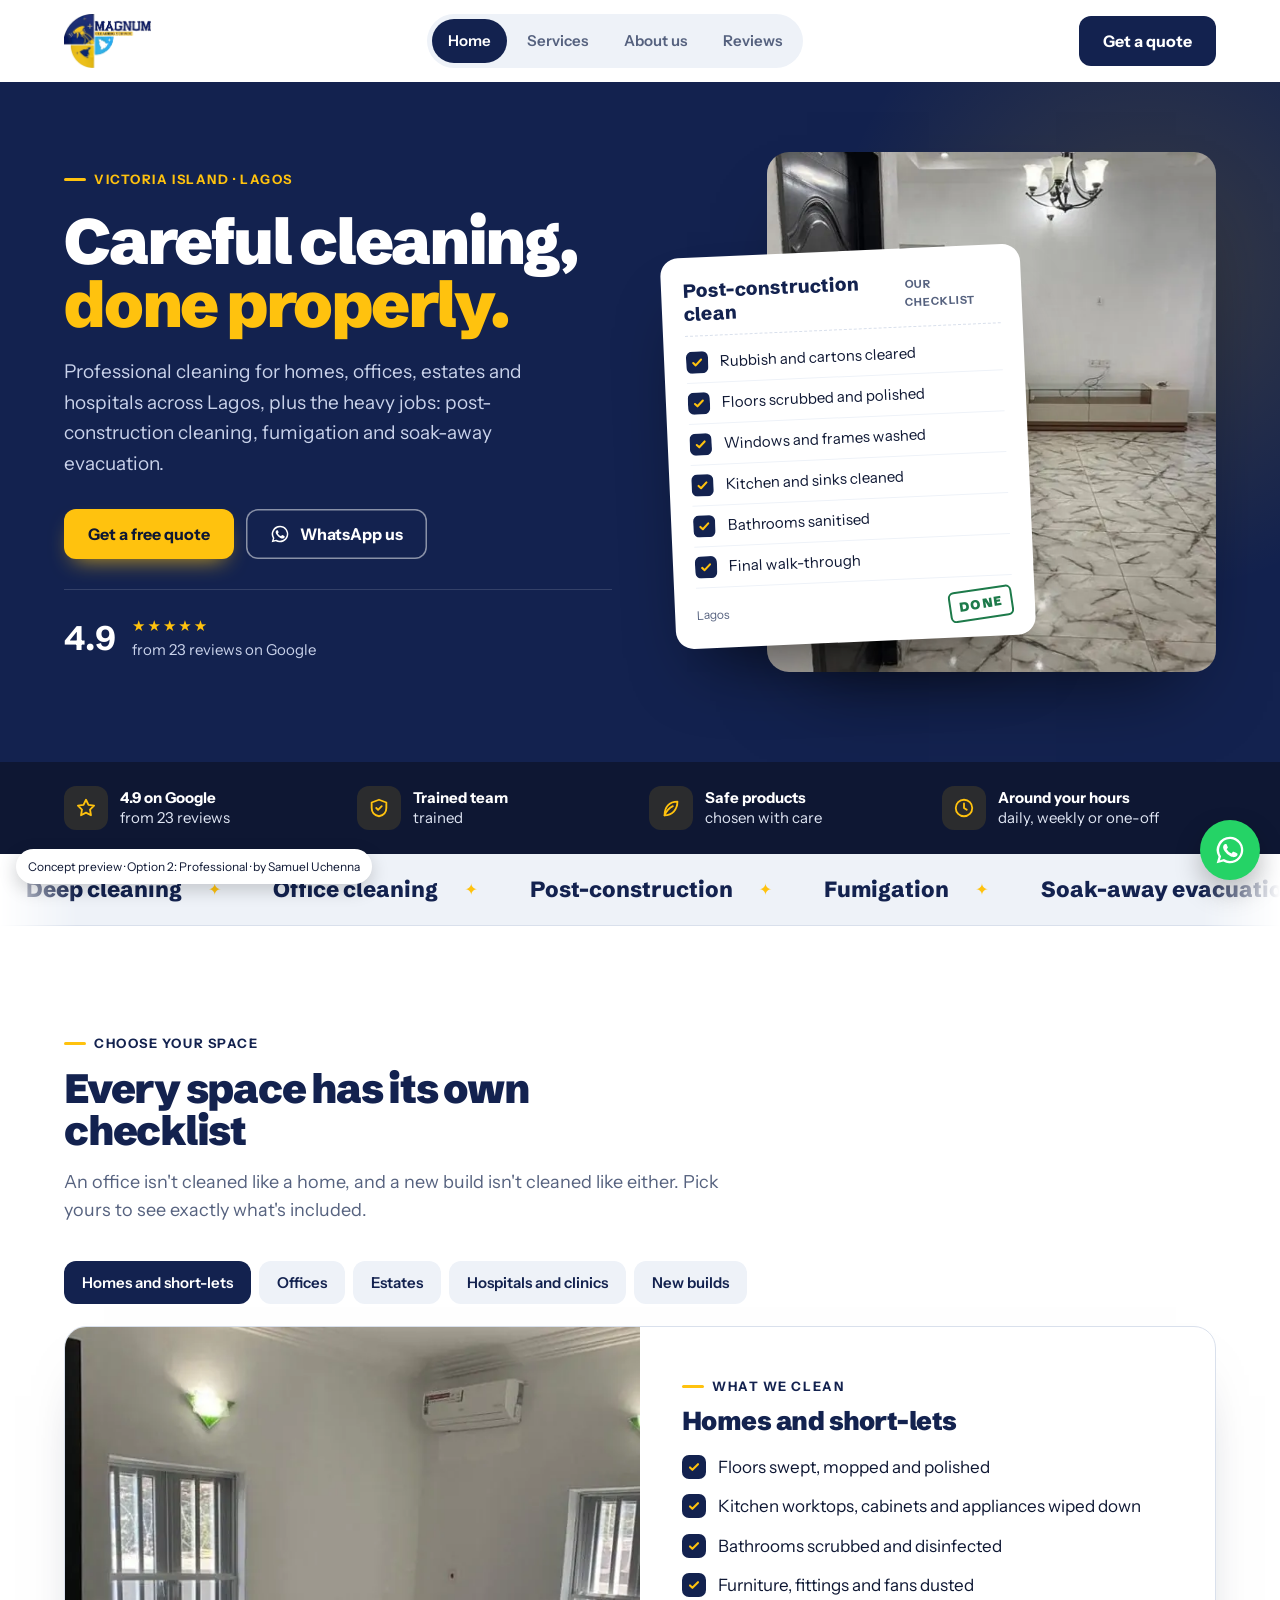
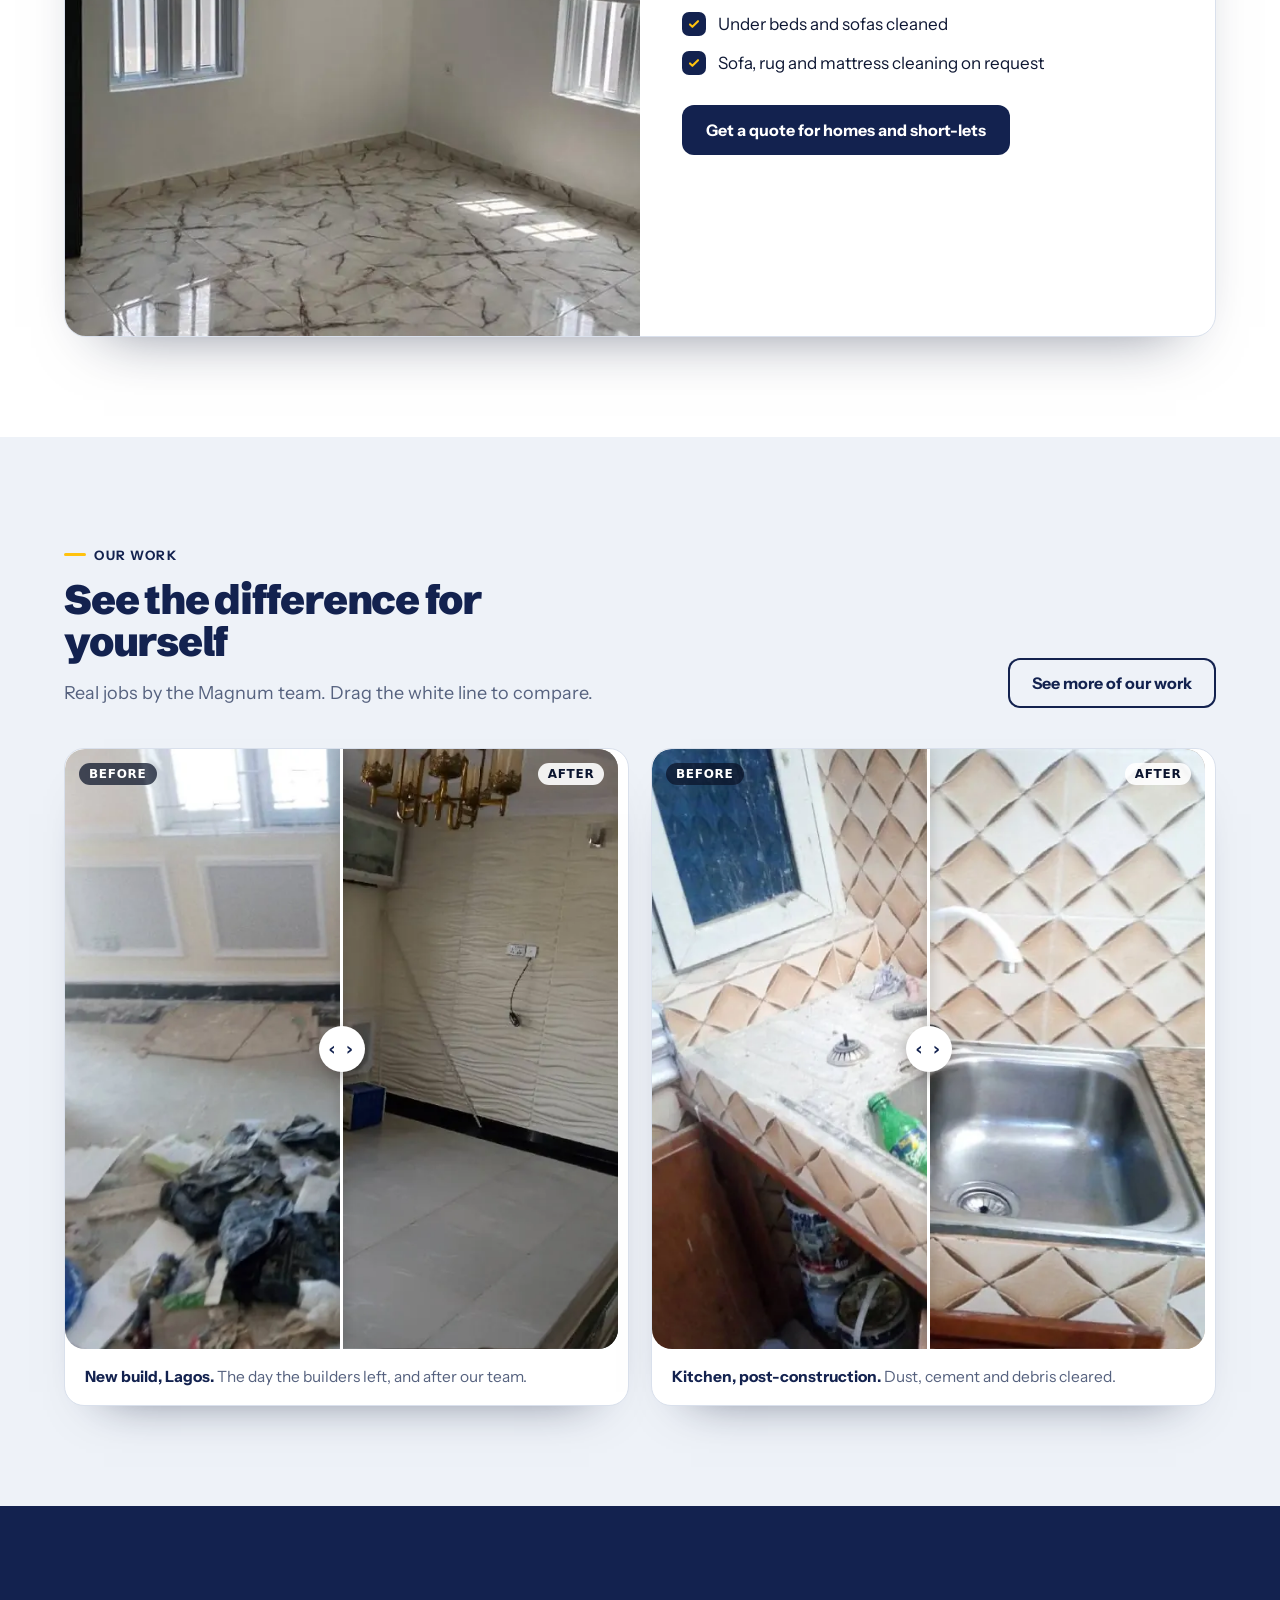
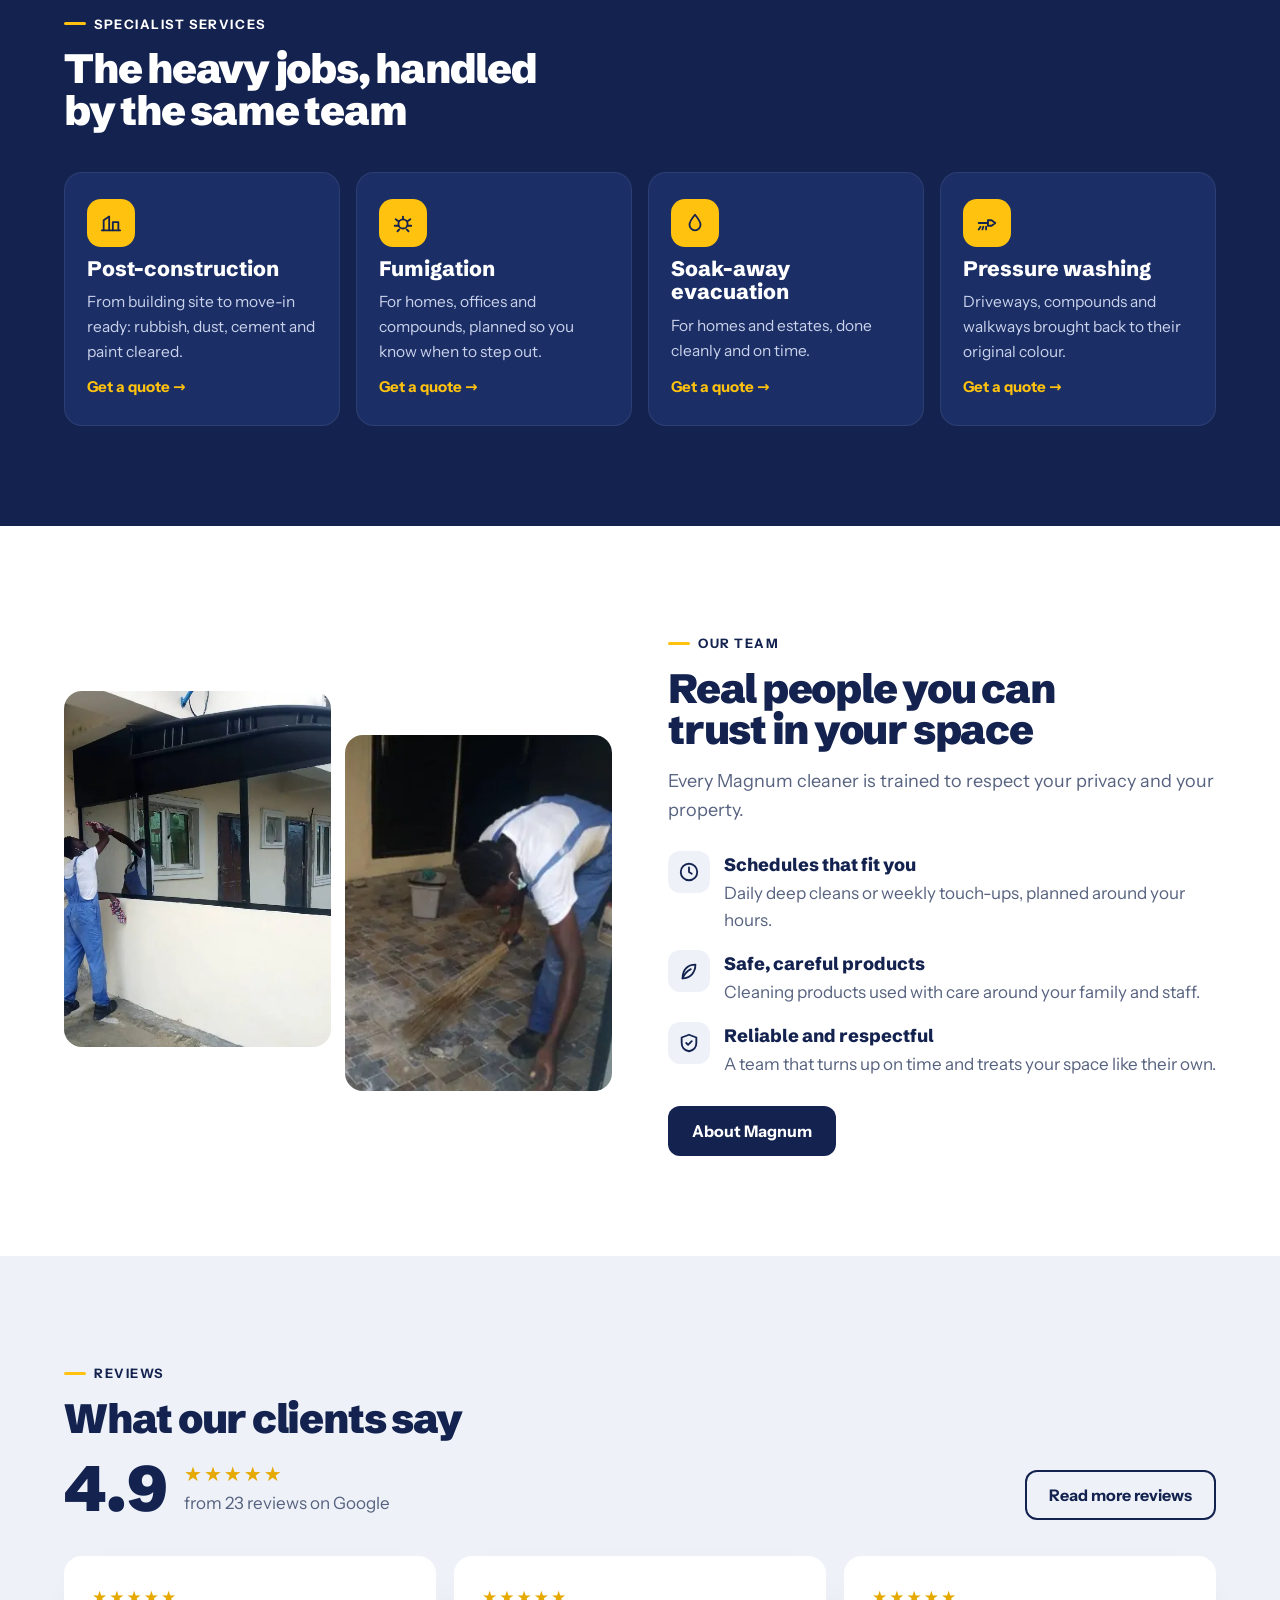
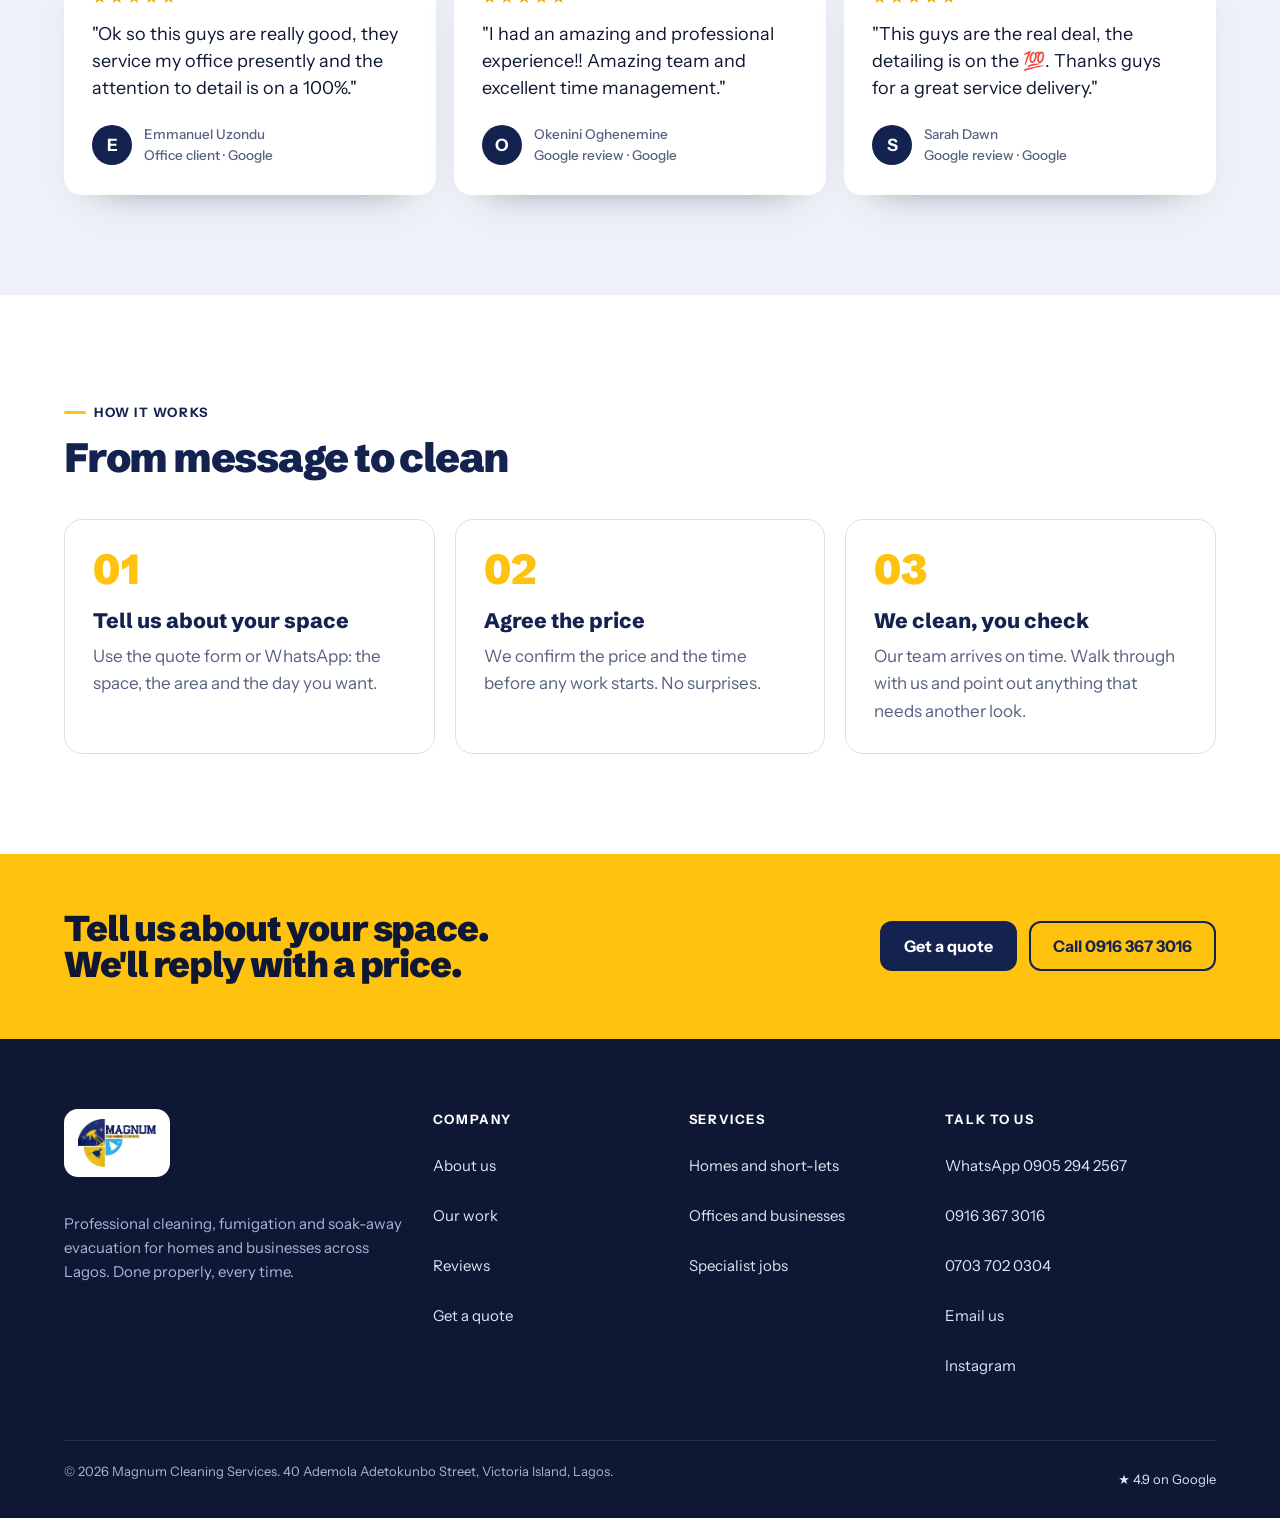
<file: 2-professional/index.html>
<!doctype html>
<html lang="en">
<head>
<meta charset="utf-8">
<meta name="viewport" content="width=device-width, initial-scale=1">
<meta name="robots" content="noindex, nofollow">
<title>Magnum Cleaning Services | Careful cleaning, done properly</title>
<meta name="description" content="Cleaning for homes, offices, estates and hospitals across Lagos, plus post-construction cleaning, fumigation and soak-away evacuation.">
<link rel="icon" href="../assets/magnum-icon.webp">
<link rel="stylesheet" href="../assets/fonts/fonts.css">
<link rel="stylesheet" href="../assets/motion.css">
<link rel="stylesheet" href="style.css">
<script src="../assets/motion.js"></script>
<script src="site.js"></script>
</head>
<body>
<header class="hdr" data-header>
  <div class="wrap">
    <a class="logo" href="index.html" aria-label="Magnum Cleaning Services, home"><img width="708" height="437" src="../assets/magnum-logo.webp" alt="Magnum Cleaning Service"></a>
    <nav class="links" aria-label="Main"><a href="index.html" aria-current=page>Home</a><a href="services.html">Services</a><a href="about.html">About us</a><a href="reviews.html">Reviews</a></nav>
    <a class="btn btn-navy shine" href="quote.html">Get a quote</a>
    <button class="menu-btn" data-menu-btn aria-label="Open menu" aria-expanded="false"><span></span></button>
  </div>
</header>
<div class="pmenu" data-menu>
  <div class="top"><span class="plate"><img loading="lazy" decoding="async" width="708" height="437" src="../assets/magnum-logo.webp" alt="Magnum Cleaning Service"></span><button class="x" data-menu-btn aria-label="Close menu">×</button></div>
  <nav aria-label="Phone menu"><a href="index.html" aria-current=page>Home</a><a href="services.html">Services</a><a href="about.html">About us</a><a href="reviews.html">Reviews</a><a href="quote.html">Get a quote</a></nav>
  <div class="acts"><a class="btn btn-gold" href="https://wa.me/2349052942567" target="_blank" rel="noopener"><svg viewBox="0 0 24 24" fill="currentColor" aria-hidden="true"><path d="M12 2a10 10 0 0 0-8.6 15.1L2 22l5-1.3A10 10 0 1 0 12 2zm0 18.2a8.2 8.2 0 0 1-4.2-1.2l-.3-.2-3 .8.8-2.9-.2-.3A8.2 8.2 0 1 1 12 20.2zm4.5-6.1c-.2-.1-1.5-.7-1.7-.8s-.4-.1-.6.1-.7.8-.8 1-.3.2-.5.1a6.7 6.7 0 0 1-3.3-2.9c-.3-.4.3-.4.7-1.3a.5.5 0 0 0 0-.5c0-.1-.6-1.4-.8-1.9s-.4-.4-.6-.4h-.5a1 1 0 0 0-.7.3 3 3 0 0 0-.9 2.2 5.2 5.2 0 0 0 1.1 2.7 11.8 11.8 0 0 0 4.5 4c1.7.7 2.3.8 3.2.6a2.7 2.7 0 0 0 1.8-1.2 2.2 2.2 0 0 0 .2-1.3c-.1-.1-.3-.2-.5-.3z"/></svg> WhatsApp 0905 294 2567</a><a class="btn btn-ghost" href="tel:+2349163673016">Call 0916 367 3016</a></div>
</div>
<main>
<section class="hero" style="padding:0">
  <div class="wrap">
    <div data-reveal>
      <span class="eyebrow" style="color:var(--gold)">Victoria Island · Lagos</span>
      <h1>Careful cleaning, <span>done properly.</span></h1>
      <p class="lead">Professional cleaning for homes, offices, estates and hospitals across Lagos, plus the heavy jobs: post-construction cleaning, fumigation and soak-away evacuation.</p>
      <div class="cta"><a class="btn btn-gold shine" href="quote.html">Get a free quote</a><a class="btn btn-ghost" href="https://wa.me/2349052942567" target="_blank" rel="noopener"><svg viewBox="0 0 24 24" fill="currentColor" aria-hidden="true"><path d="M12 2a10 10 0 0 0-8.6 15.1L2 22l5-1.3A10 10 0 1 0 12 2zm0 18.2a8.2 8.2 0 0 1-4.2-1.2l-.3-.2-3 .8.8-2.9-.2-.3A8.2 8.2 0 1 1 12 20.2zm4.5-6.1c-.2-.1-1.5-.7-1.7-.8s-.4-.1-.6.1-.7.8-.8 1-.3.2-.5.1a6.7 6.7 0 0 1-3.3-2.9c-.3-.4.3-.4.7-1.3a.5.5 0 0 0 0-.5c0-.1-.6-1.4-.8-1.9s-.4-.4-.6-.4h-.5a1 1 0 0 0-.7.3 3 3 0 0 0-.9 2.2 5.2 5.2 0 0 0 1.1 2.7 11.8 11.8 0 0 0 4.5 4c1.7.7 2.3.8 3.2.6a2.7 2.7 0 0 0 1.8-1.2 2.2 2.2 0 0 0 .2-1.3c-.1-.1-.3-.2-.5-.3z"/></svg> WhatsApp us</a></div>
      <div class="proof"><b>4.9</b><span><span class="stars" aria-hidden="true">★★★★★</span><br>from 23 reviews on Google</span></div>
    </div>
    <div class="visual" data-reveal>
      <div class="slides" data-slides>
        <img loading="lazy" decoding="async" width="655" height="694" src="../assets/real/after-living.webp" alt="A living room cleaned by Magnum">
        <img loading="lazy" decoding="async" width="653" height="708" src="../assets/real/after-room.webp" alt="A room cleaned by Magnum after construction">
        <img loading="lazy" decoding="async" width="655" height="694" src="../assets/real/after-kitchen.webp" alt="A kitchen cleaned by Magnum">
      </div>
      <div class="sheet" data-ticks role="img" aria-label="A post-construction cleaning checklist, every item ticked">
        <header><b>Post-construction clean</b><small>Our checklist</small></header>
        <ul><li style="--n:0"><span class="box"><span class="tick"></span></span>Rubbish and cartons cleared</li><li style="--n:1"><span class="box"><span class="tick"></span></span>Floors scrubbed and polished</li><li style="--n:2"><span class="box"><span class="tick"></span></span>Windows and frames washed</li><li style="--n:3"><span class="box"><span class="tick"></span></span>Kitchen and sinks cleaned</li><li style="--n:4"><span class="box"><span class="tick"></span></span>Bathrooms sanitised</li><li style="--n:5"><span class="box"><span class="tick"></span></span>Final walk-through</li></ul>
        <footer><span>Lagos</span><span class="stamp">DONE</span></footer>
      </div>
    </div>
  </div>
</section>
<div class="trust"><div class="wrap" data-stagger>
  <div><span class="ic"><svg class="i" viewBox="0 0 24 24" fill="none" stroke="currentColor" stroke-width="2" stroke-linecap="round" stroke-linejoin="round" aria-hidden="true"><path d="M12 3l2.7 5.6 6.1.9-4.4 4.3 1 6.1L12 17l-5.4 2.9 1-6.1-4.4-4.3 6.1-.9z"/></svg></span><span><b>4.9 on Google</b>from 23 reviews</span></div>
  <div><span class="ic"><svg class="i" viewBox="0 0 24 24" fill="none" stroke="currentColor" stroke-width="2" stroke-linecap="round" stroke-linejoin="round" aria-hidden="true"><path d="M12 3l8 3v6c0 5-3.5 8-8 9-4.5-1-8-4-8-9V6z"/><path d="M9 12l2 2 4-4"/></svg></span><span><b>Trained team</b>trained</span></div>
  <div><span class="ic"><svg class="i" viewBox="0 0 24 24" fill="none" stroke="currentColor" stroke-width="2" stroke-linecap="round" stroke-linejoin="round" aria-hidden="true"><path d="M5 20c8 0 14-6 14-15-9 0-14 6-14 15z"/><path d="M5 20c2-5 5-8 9-10"/></svg></span><span><b>Safe products</b>chosen with care</span></div>
  <div><span class="ic"><svg class="i" viewBox="0 0 24 24" fill="none" stroke="currentColor" stroke-width="2" stroke-linecap="round" stroke-linejoin="round" aria-hidden="true"><circle cx="12" cy="12" r="9"/><path d="M12 7v5l3 2"/></svg></span><span><b>Around your hours</b>daily, weekly or one-off</span></div>
</div></div>
<div class="strip" data-marquee aria-label="Our services"><div class="track"><span>Deep cleaning</span><span>Office cleaning</span><span>Post-construction</span><span>Fumigation</span><span>Soak-away evacuation</span><span>Pressure washing</span><span>Carpet and upholstery</span><span>Move-in and move-out</span></div></div>

<section id="spaces">
  <div class="wrap">
    <div data-reveal><span class="eyebrow">Choose your space</span>
    <h2>Every space has its own checklist</h2>
    <p class="intro">An office isn't cleaned like a home, and a new build isn't cleaned like either. Pick yours to see exactly what's included.</p></div>
    <div class="tabs" role="tablist" aria-label="Spaces"><button class="tab" role="tab" aria-selected="true" aria-controls="sp-home">Homes and short-lets</button><button class="tab" role="tab" aria-selected="false" aria-controls="sp-office">Offices</button><button class="tab" role="tab" aria-selected="false" aria-controls="sp-estate">Estates</button><button class="tab" role="tab" aria-selected="false" aria-controls="sp-hospital">Hospitals and clinics</button><button class="tab" role="tab" aria-selected="false" aria-controls="sp-newbuild">New builds</button></div>
    <div class="panel" role="tabpanel" id="sp-home">
      <figure><img width="655" height="694" src="../assets/real/after-bedroom.webp" alt="A bedroom cleaned by Magnum" loading="lazy"></figure>
      <div class="body"><span class="eyebrow">What we clean</span><h3>Homes and short-lets</h3><ul class="ticks"><li>Floors swept, mopped and polished</li><li>Kitchen worktops, cabinets and appliances wiped down</li><li>Bathrooms scrubbed and disinfected</li><li>Furniture, fittings and fans dusted</li><li>Under beds and sofas cleaned</li><li>Sofa, rug and mattress cleaning on request</li></ul>
        <a class="btn btn-navy" href="quote.html?space=Homes+and+short-lets">Get a quote for homes and short-lets</a></div>
    </div><div class="panel" role="tabpanel" id="sp-office" hidden>
      <figure><img width="1600" height="1600" src="../assets/office-desks.webp" alt="An open-plan office" loading="lazy"></figure>
      <div class="body"><span class="eyebrow">What we clean</span><h3>Offices</h3><ul class="ticks"><li>Reception and floors</li><li>Desks and workstations wiped</li><li>Restrooms cleaned and sanitised</li><li>Kitchenette and appliances</li><li>Glass doors and windows</li><li>Bins emptied and relined</li></ul>
        <a class="btn btn-navy" href="quote.html?space=Offices">Get a quote for offices</a></div>
    </div><div class="panel" role="tabpanel" id="sp-estate" hidden>
      <figure><img width="392" height="213" src="../assets/real/after-path.webp" alt="A compound walkway after pressure washing" loading="lazy"></figure>
      <div class="body"><span class="eyebrow">What we clean</span><h3>Estates</h3><ul class="ticks"><li>Common areas, stairways and corridors</li><li>Compound sweeping and pressure washing</li><li>Gatehouse and facility rooms</li><li>Soak-away evacuation</li><li>Fumigation</li><li>Gardening and environmental care</li></ul>
        <a class="btn btn-navy" href="quote.html?space=Estates">Get a quote for estates</a></div>
    </div><div class="panel" role="tabpanel" id="sp-hospital" hidden>
      <figure><img width="194" height="425" src="../assets/real/after-bathroom.webp" alt="A clean tiled bathroom" loading="lazy"></figure>
      <div class="body"><span class="eyebrow">What we clean</span><h3>Hospitals and clinics</h3><ul class="ticks"><li>Consulting rooms and wards</li><li>High-touch points disinfected</li><li>Restrooms cleaned and sanitised</li><li>Waiting areas and floors</li><li>Scheduled around your clinic hours</li></ul>
        <a class="btn btn-navy" href="quote.html?space=Hospitals+and+clinics">Get a quote for hospitals and clinics</a></div>
    </div><div class="panel" role="tabpanel" id="sp-newbuild" hidden>
      <figure><img width="653" height="708" src="../assets/real/after-room.webp" alt="A new room after post-construction cleaning" loading="lazy"></figure>
      <div class="body"><span class="eyebrow">What we clean</span><h3>New builds</h3><ul class="ticks"><li>Building rubbish and cartons cleared</li><li>Cement and paint splashes removed from floors and glass</li><li>Windows, frames and fittings cleaned</li><li>Kitchens and bathrooms made ready</li><li>Ready for you to move in</li></ul>
        <a class="btn btn-navy" href="quote.html?space=New+builds">Get a quote for new builds</a></div>
    </div>
  </div>
</section>

<section style="background:var(--mist)">
  <div class="wrap">
    <div class="head-row" data-reveal><div><span class="eyebrow">Our work</span><h2>See the difference for yourself</h2>
      <p class="intro">Real jobs by the Magnum team. Drag the white line to compare.</p></div>
      <a class="btn btn-line" href="about.html#work">See more of our work</a></div>
    <div class="ba-grid" data-stagger>
      <div class="ba-card"><div class="ba" data-ba>
      <img width="653" height="708" src="../assets/real/before-room.webp" alt="A room full of building rubbish" loading="lazy">
      <div class="ba-after"><img width="653" height="708" src="../assets/real/after-room.webp" alt="The same room after cleaning" loading="lazy"></div>
      <span class="ba-line" aria-hidden="true"></span><span class="ba-tag b">Before</span><span class="ba-tag a">After</span>
      <input type="range" min="0" max="100" value="50" aria-label="Drag to compare before and after">
    </div><p><b>New build, Lagos.</b> The day the builders left, and after our team.</p></div>
      <div class="ba-card"><div class="ba" data-ba>
      <img width="653" height="708" src="../assets/real/before-sink.webp" alt="A kitchen sink covered in dust and debris" loading="lazy">
      <div class="ba-after"><img width="653" height="708" src="../assets/real/after-sink.webp" alt="The same sink after cleaning" loading="lazy"></div>
      <span class="ba-line" aria-hidden="true"></span><span class="ba-tag b">Before</span><span class="ba-tag a">After</span>
      <input type="range" min="0" max="100" value="50" aria-label="Drag to compare before and after">
    </div><p><b>Kitchen, post-construction.</b> Dust, cement and debris cleared.</p></div>
    </div>
  </div>
</section>

<section class="special on-dark">
  <div class="wrap">
    <div data-reveal><span class="eyebrow" style="color:#fff">Specialist services</span>
    <h2>The heavy jobs, handled by the same team</h2></div>
    <div class="cards" data-stagger><article class="scard"><span class="ic"><svg class="i" viewBox="0 0 24 24" fill="none" stroke="currentColor" stroke-width="2" stroke-linecap="round" stroke-linejoin="round" aria-hidden="true"><path d="M2 20h20"/><path d="M4 20V9l6-4v15"/><path d="M14 20V11h6v9"/></svg></span><h3>Post-construction</h3><p>From building site to move-in ready: rubbish, dust, cement and paint cleared.</p><a href="quote.html?service=Post-construction">Get a quote →</a></article><article class="scard"><span class="ic"><svg class="i" viewBox="0 0 24 24" fill="none" stroke="currentColor" stroke-width="2" stroke-linecap="round" stroke-linejoin="round" aria-hidden="true"><circle cx="12" cy="13" r="5"/><path d="M12 8V5M7 10L4 8M17 10l3-2M7 15H3M17 15h4M8 19l-2 2M16 19l2 2"/></svg></span><h3>Fumigation</h3><p>For homes, offices and compounds, planned so you know when to step out.</p><a href="quote.html?service=Fumigation">Get a quote →</a></article><article class="scard"><span class="ic"><svg class="i" viewBox="0 0 24 24" fill="none" stroke="currentColor" stroke-width="2" stroke-linecap="round" stroke-linejoin="round" aria-hidden="true"><path d="M12 3s6 7 6 11a6 6 0 0 1-12 0c0-4 6-11 6-11z"/></svg></span><h3>Soak-away evacuation</h3><p>For homes and estates, done cleanly and on time.</p><a href="quote.html?service=Soak-away+evacuation">Get a quote →</a></article><article class="scard"><span class="ic"><svg class="i" viewBox="0 0 24 24" fill="none" stroke="currentColor" stroke-width="2" stroke-linecap="round" stroke-linejoin="round" aria-hidden="true"><path d="M3 12h10"/><path d="M13 9h4l4 3-4 3h-4z"/><path d="M5 16l-2 3M8 16l-1 3M11 16v3"/></svg></span><h3>Pressure washing</h3><p>Driveways, compounds and walkways brought back to their original colour.</p><a href="quote.html?service=Pressure+washing">Get a quote →</a></article></div>
  </div>
</section>

<section>
  <div class="wrap team-row">
    <div class="team-pics" data-stagger>
      <figure><img width="653" height="708" src="../assets/real/team-glass.webp" alt="A Magnum cleaner washing glass" loading="lazy"></figure>
      <figure><img width="325" height="708" src="../assets/real/team-sweep.webp" alt="A Magnum cleaner sweeping a floor" loading="lazy"></figure>
    </div>
    <div data-reveal>
      <span class="eyebrow">Our team</span>
      <h2>Real people you can trust in your space</h2>
      <p class="intro">Every Magnum cleaner is trained to respect your privacy and your property.</p>
      <div class="prom">
        <div><span class="ic"><svg class="i" viewBox="0 0 24 24" fill="none" stroke="currentColor" stroke-width="2" stroke-linecap="round" stroke-linejoin="round" aria-hidden="true"><circle cx="12" cy="12" r="9"/><path d="M12 7v5l3 2"/></svg></span><div><b>Schedules that fit you</b><span>Daily deep cleans or weekly touch-ups, planned around your hours.</span></div></div>
        <div><span class="ic"><svg class="i" viewBox="0 0 24 24" fill="none" stroke="currentColor" stroke-width="2" stroke-linecap="round" stroke-linejoin="round" aria-hidden="true"><path d="M5 20c8 0 14-6 14-15-9 0-14 6-14 15z"/><path d="M5 20c2-5 5-8 9-10"/></svg></span><div><b>Safe, careful products</b><span>Cleaning products used with care around your family and staff.</span></div></div>
        <div><span class="ic"><svg class="i" viewBox="0 0 24 24" fill="none" stroke="currentColor" stroke-width="2" stroke-linecap="round" stroke-linejoin="round" aria-hidden="true"><path d="M12 3l8 3v6c0 5-3.5 8-8 9-4.5-1-8-4-8-9V6z"/><path d="M9 12l2 2 4-4"/></svg></span><div><b>Reliable and respectful</b><span>A team that turns up on time and treats your space like their own.</span></div></div>
      </div>
      <a class="btn btn-navy" href="about.html" style="margin-top:28px">About Magnum</a>
    </div>
  </div>
</section>

<section class="reviews">
  <div class="wrap">
    <div class="head-row" data-reveal><div><span class="eyebrow">Reviews</span><h2>What our clients say</h2>
      <div class="score"><b>4.9</b><span><span class="stars" aria-hidden="true">★★★★★</span><br>from 23 reviews on Google</span></div></div>
      <a class="btn btn-line" href="reviews.html">Read more reviews</a></div>
    <div class="rev" data-stagger><figure><div><span class="stars" aria-hidden="true">★★★★★</span><p style="margin-top:10px">"Ok so this guys are really good, they service my office presently and the attention to detail is on a 100%."</p></div><cite><i>E</i><span>Emmanuel Uzondu<span>Office client · Google</span></span></cite></figure><figure><div><span class="stars" aria-hidden="true">★★★★★</span><p style="margin-top:10px">"I had an amazing and professional experience!! Amazing team and excellent time management."</p></div><cite><i>O</i><span>Okenini Oghenemine<span>Google review · Google</span></span></cite></figure><figure><div><span class="stars" aria-hidden="true">★★★★★</span><p style="margin-top:10px">"This guys are the real deal, the detailing is on the 💯. Thanks guys for a great service delivery."</p></div><cite><i>S</i><span>Sarah Dawn<span>Google review · Google</span></span></cite></figure></div>
  </div>
</section>

<section>
  <div class="wrap">
    <div data-reveal><span class="eyebrow">How it works</span><h2>From message to clean</h2></div>
    <div class="steps" data-stagger>
      <div><h3>Tell us about your space</h3><p>Use the quote form or WhatsApp: the space, the area and the day you want.</p></div>
      <div><h3>Agree the price</h3><p>We confirm the price and the time before any work starts. No surprises.</p></div>
      <div><h3>We clean, you check</h3><p>Our team arrives on time. Walk through with us and point out anything that needs another look.</p></div>
    </div>
  </div>
</section>
<div class="band"><div class="wrap">
  <h2>Tell us about your space. We'll reply with a price.</h2>
  <div style="display:flex;gap:12px;flex-wrap:wrap"><a class="btn btn-navy shine" href="quote.html">Get a quote</a><a class="btn btn-line" href="tel:+2349163673016">Call 0916 367 3016</a></div>
</div></div>
</main>
<footer class="foot">
  <div class="wrap">
    <div class="cols">
      <div><a class="plate" href="index.html"><img loading="lazy" decoding="async" width="708" height="437" src="../assets/magnum-logo.webp" alt="Magnum Cleaning Service"></a>
        <p style="margin-top:18px;max-width:34ch">Professional cleaning, fumigation and soak-away evacuation for homes and businesses across Lagos. Done properly, every time.</p></div>
      <div><h4>Company</h4><a href="about.html">About us</a><a href="about.html#work">Our work</a><a href="reviews.html">Reviews</a><a href="quote.html">Get a quote</a></div>
      <div><h4>Services</h4><a href="services.html#homes">Homes and short-lets</a><a href="services.html#business">Offices and businesses</a><a href="services.html#specialist">Specialist jobs</a></div>
      <div><h4>Talk to us</h4><a href="https://wa.me/2349052942567" target="_blank" rel="noopener">WhatsApp 0905 294 2567</a><a href="tel:+2349163673016">0916 367 3016</a><a href="tel:+2347037020304">0703 702 0304</a><a href="mailto:magnumcleaningservices.ng@gmail.com">Email us</a><a href="https://www.instagram.com/magnumcleanin/" target="_blank" rel="noopener">Instagram</a></div>
    </div>
    <div class="bottom"><span>© <span data-year>2026</span> Magnum Cleaning Services. 40 Ademola Adetokunbo Street, Victoria Island, Lagos.</span><a href="https://www.google.com/maps/search/?api=1&query=Magnum+Cleaning+Services+Victoria+Island+Lagos" target="_blank" rel="noopener" style="display:inline;margin:0">★ 4.9 on Google</a></div>
  </div>
</footer>
<a class="float" href="https://wa.me/2349052942567?text=Hello%20Magnum%2C%20I%27d%20like%20a%20quote." target="_blank" rel="noopener" aria-label="Chat with Magnum on WhatsApp"><svg viewBox="0 0 24 24" fill="currentColor" aria-hidden="true"><path d="M12 2a10 10 0 0 0-8.6 15.1L2 22l5-1.3A10 10 0 1 0 12 2zm0 18.2a8.2 8.2 0 0 1-4.2-1.2l-.3-.2-3 .8.8-2.9-.2-.3A8.2 8.2 0 1 1 12 20.2zm4.5-6.1c-.2-.1-1.5-.7-1.7-.8s-.4-.1-.6.1-.7.8-.8 1-.3.2-.5.1a6.7 6.7 0 0 1-3.3-2.9c-.3-.4.3-.4.7-1.3a.5.5 0 0 0 0-.5c0-.1-.6-1.4-.8-1.9s-.4-.4-.6-.4h-.5a1 1 0 0 0-.7.3 3 3 0 0 0-.9 2.2 5.2 5.2 0 0 0 1.1 2.7 11.8 11.8 0 0 0 4.5 4c1.7.7 2.3.8 3.2.6a2.7 2.7 0 0 0 1.8-1.2 2.2 2.2 0 0 0 .2-1.3c-.1-.1-.3-.2-.5-.3z"/></svg></a>
<div class="mbar"><a class="btn btn-line" href="tel:+2349163673016">Call</a><a class="btn btn-gold" href="quote.html">Get a quote</a></div>
<div class="concept">Concept preview · Option 2: Professional · by Samuel Uchenna</div>
</body>
</html>
</file>
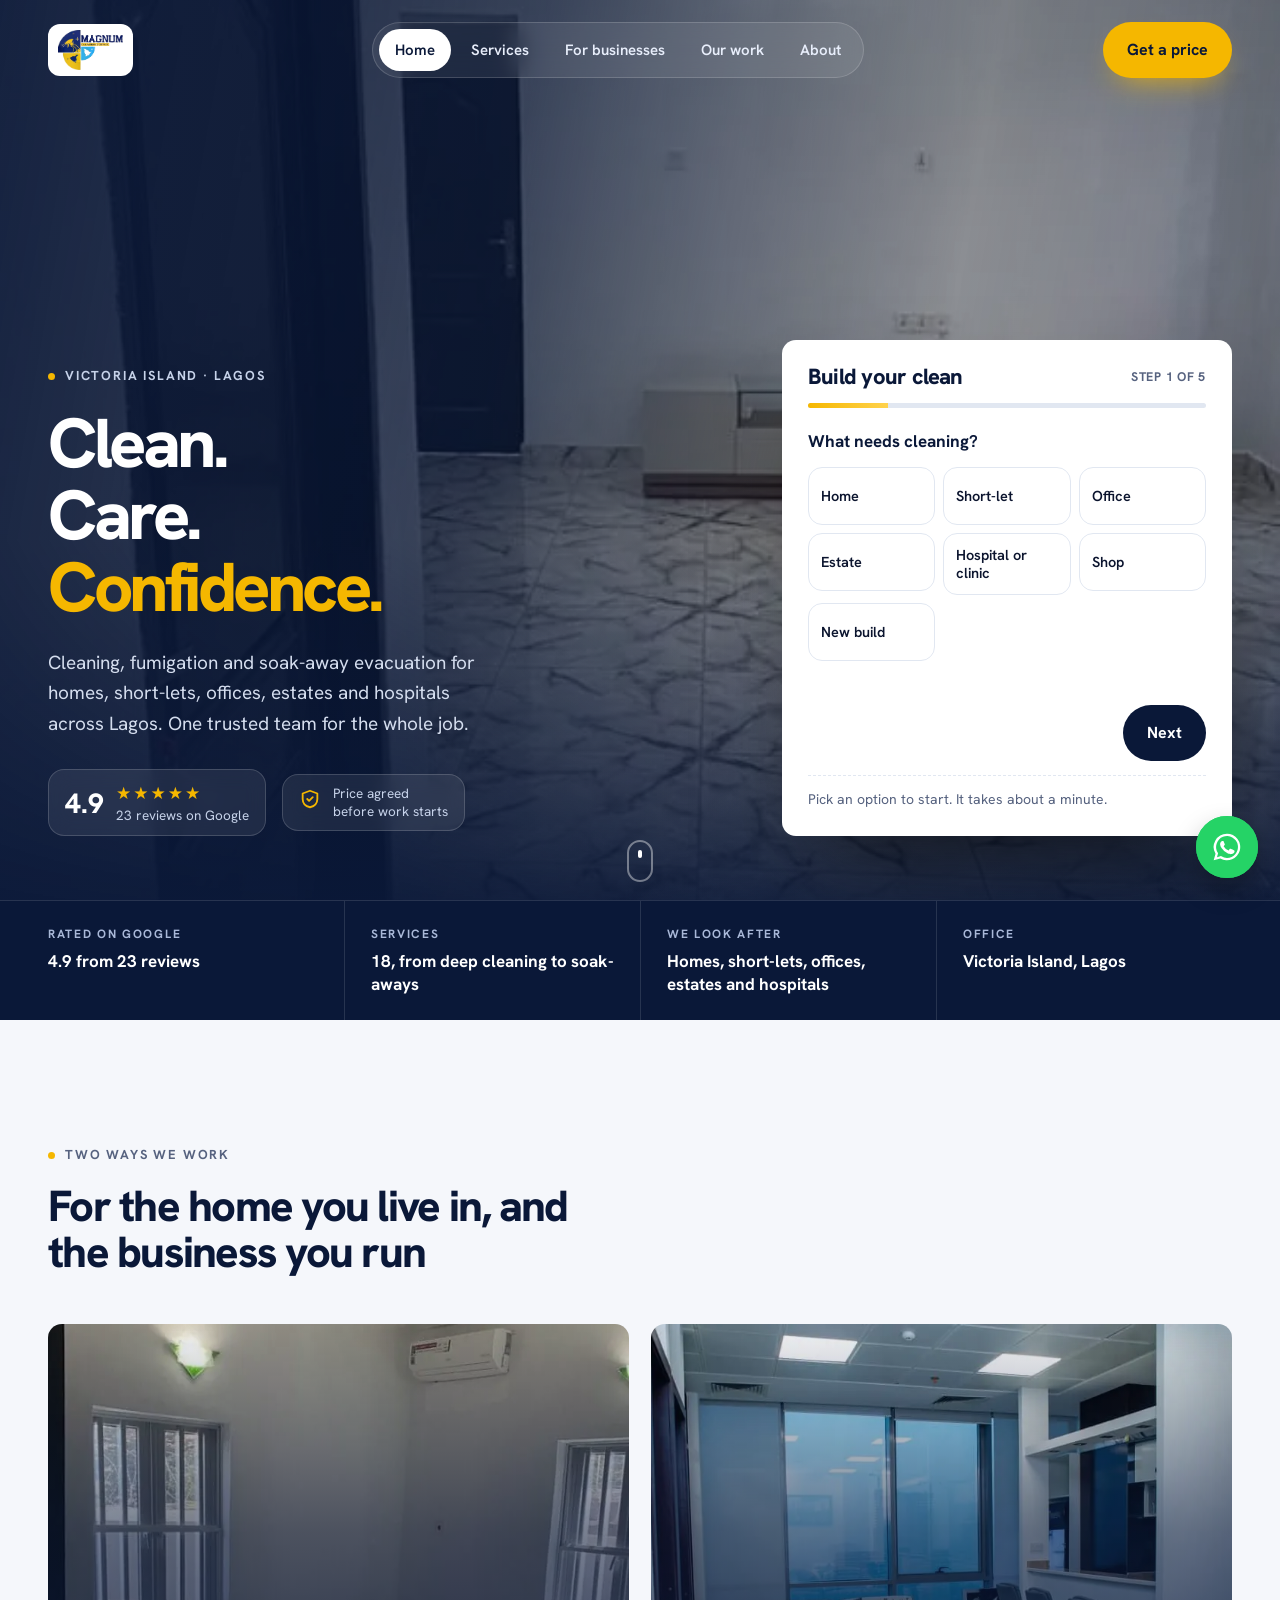
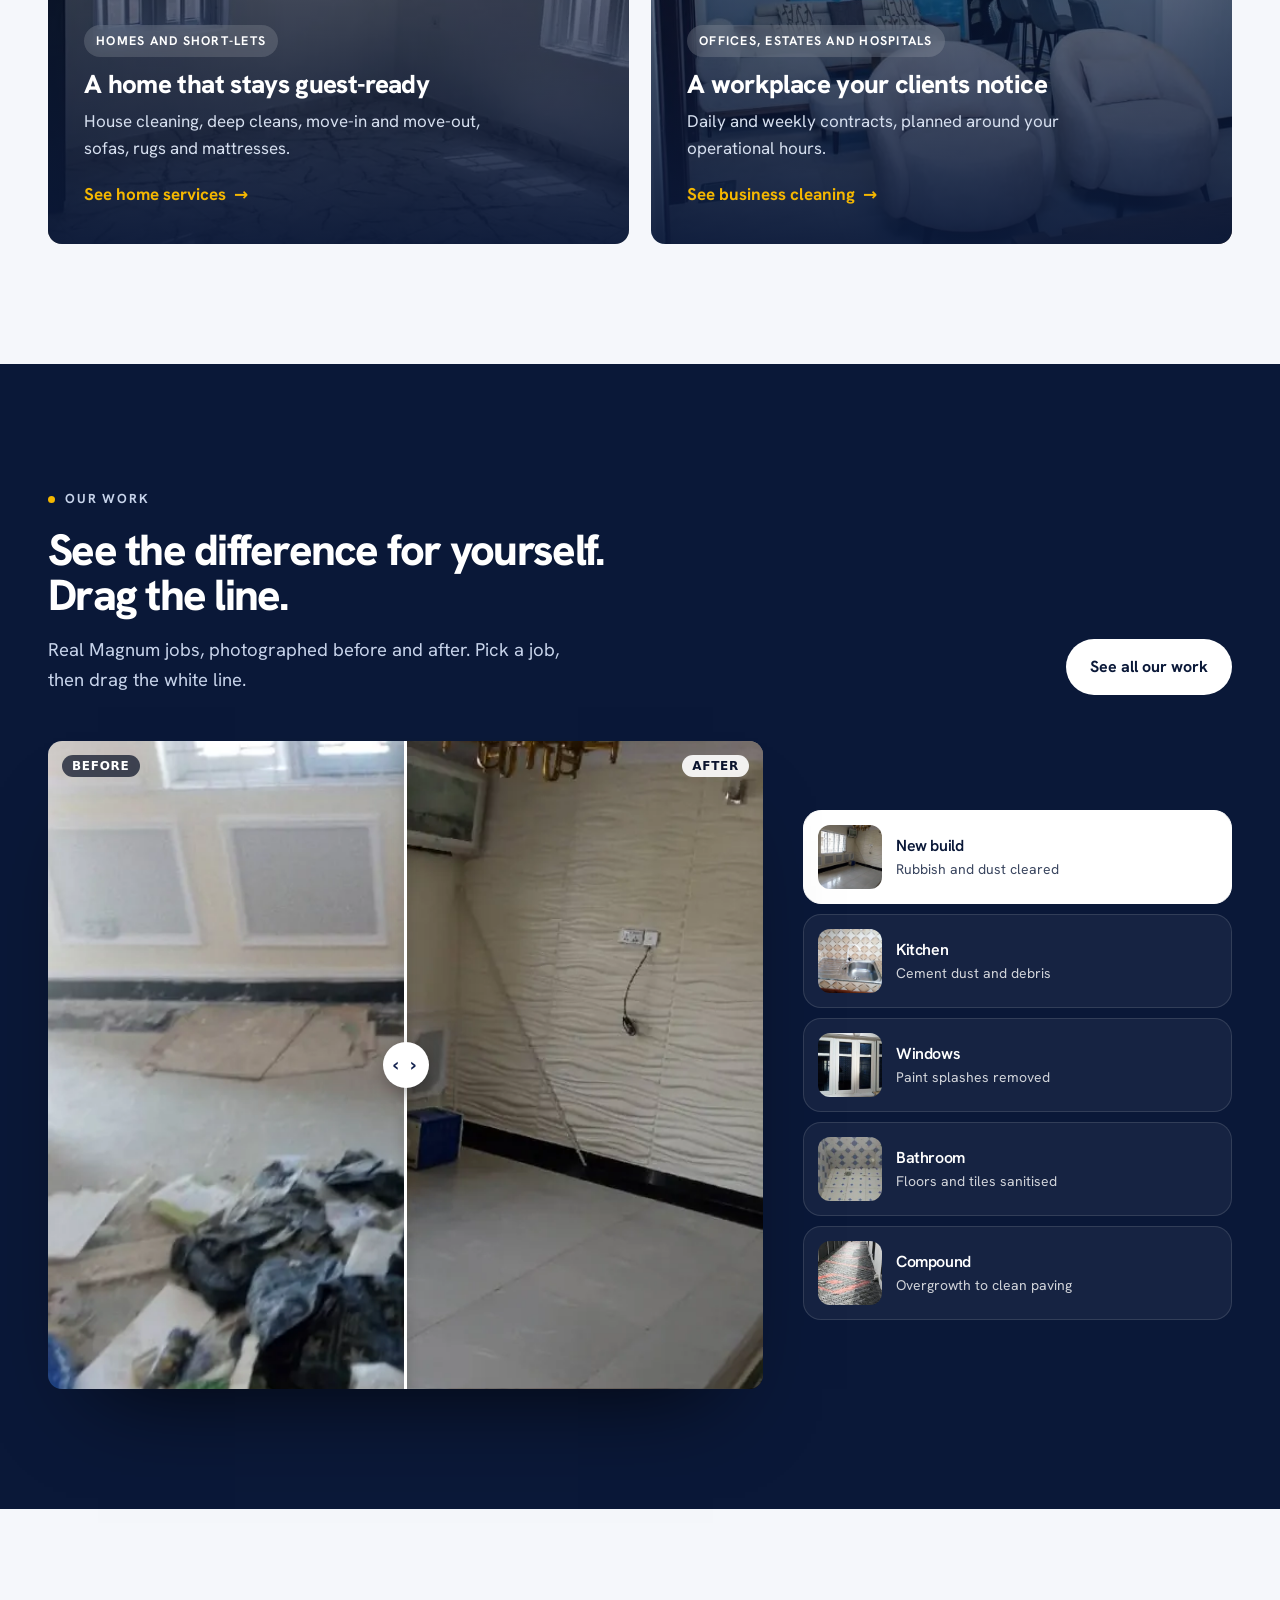
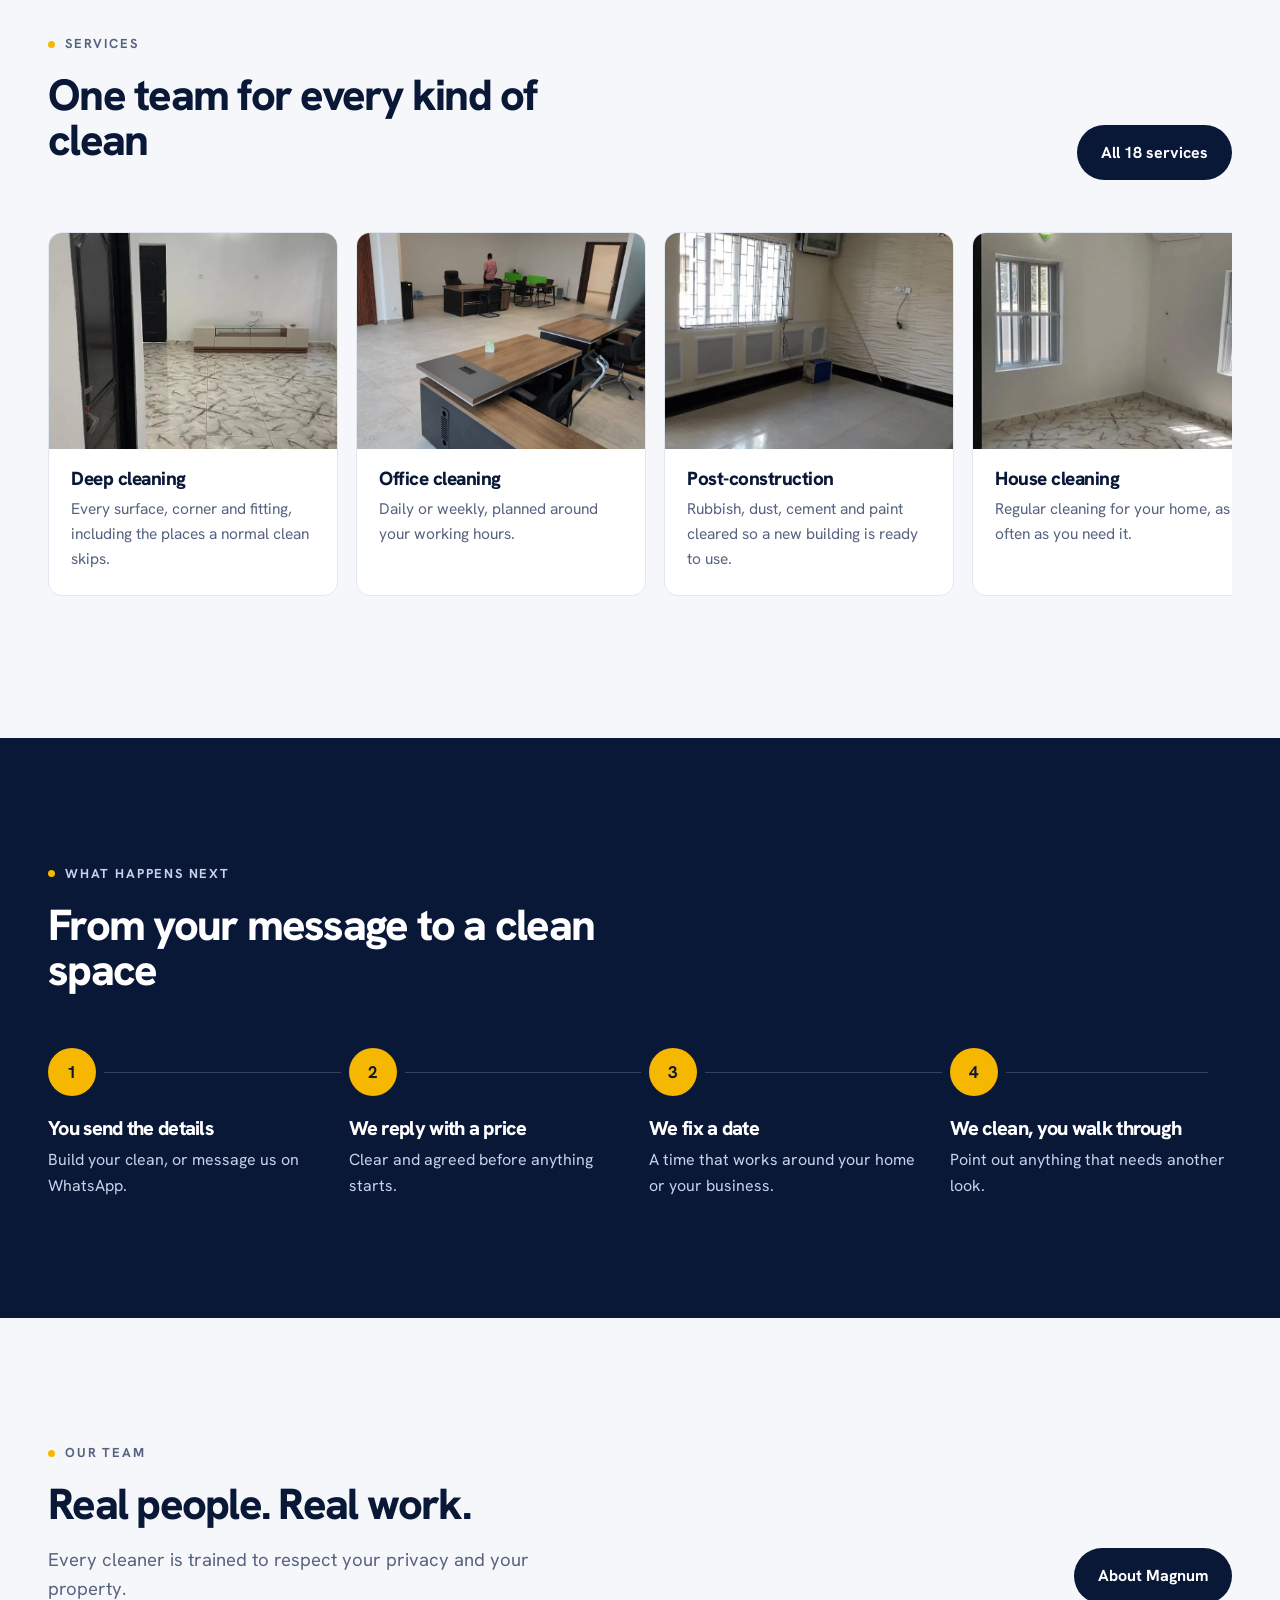
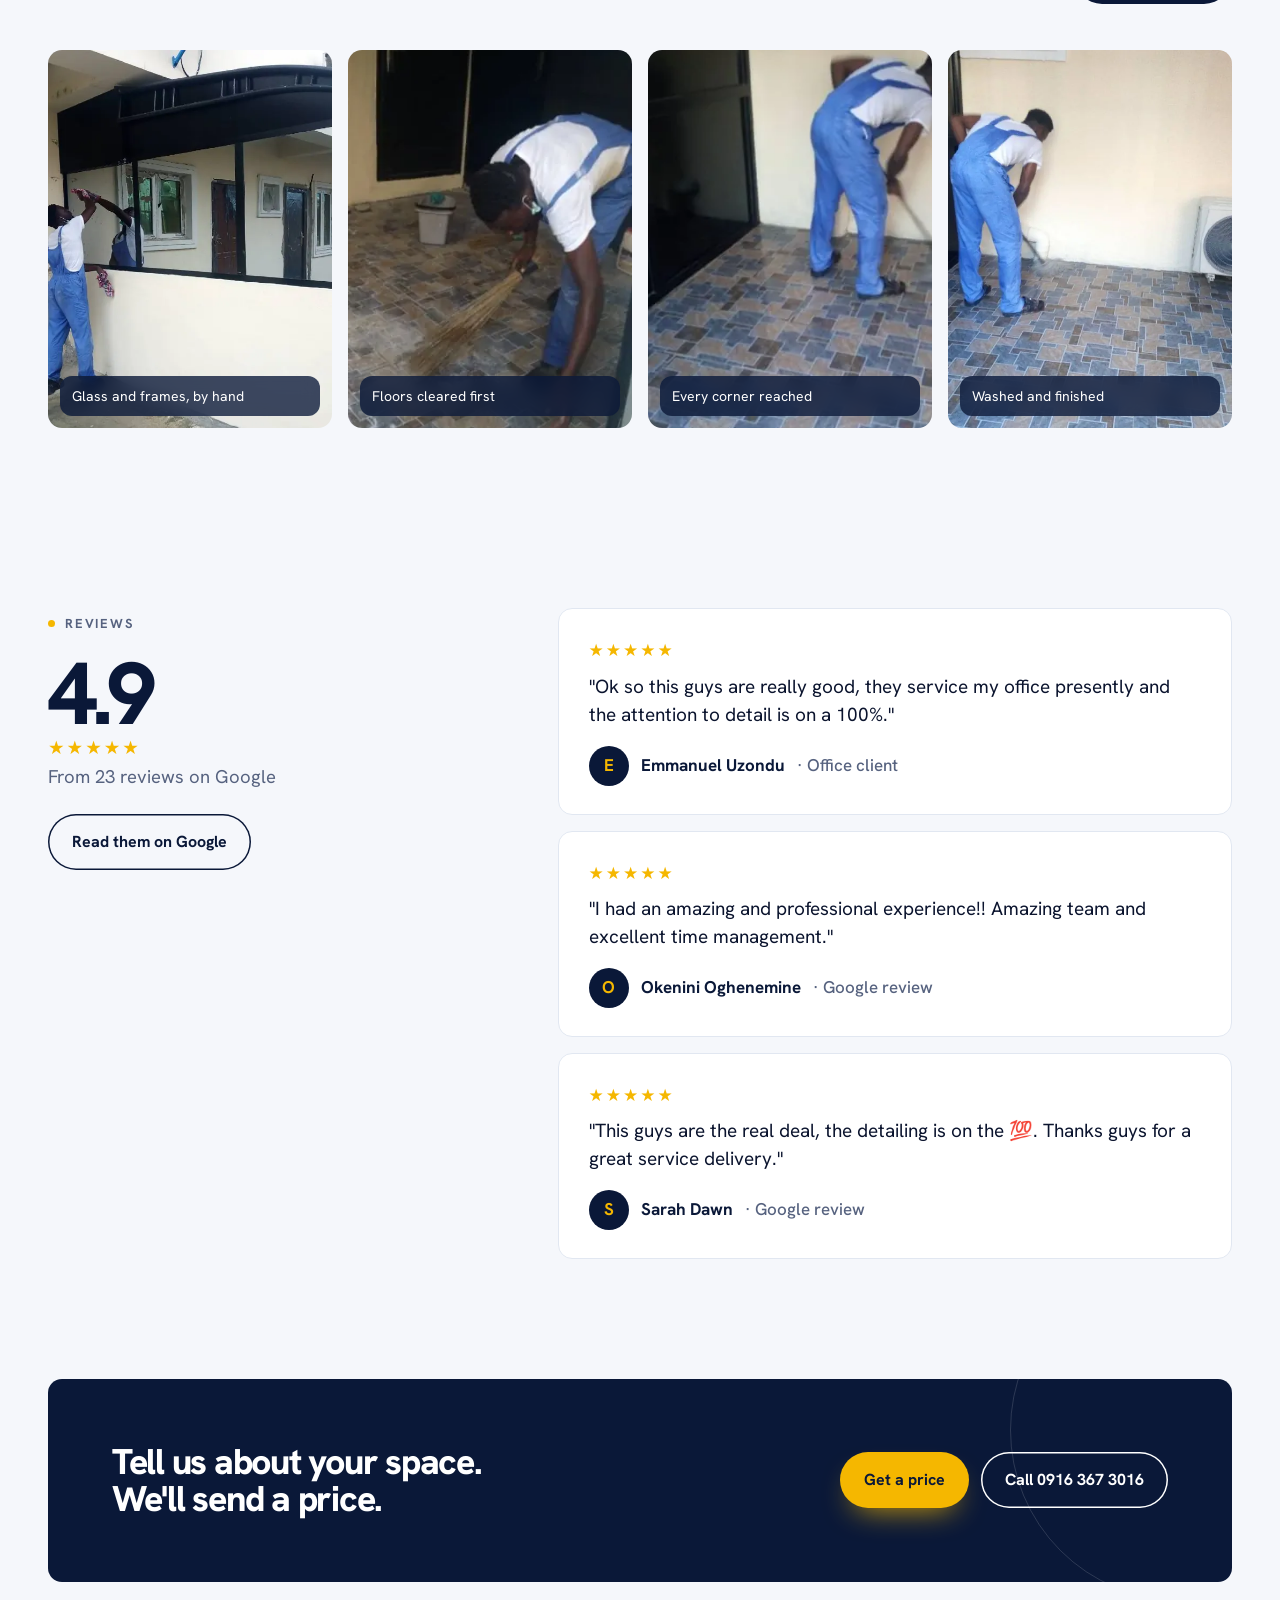
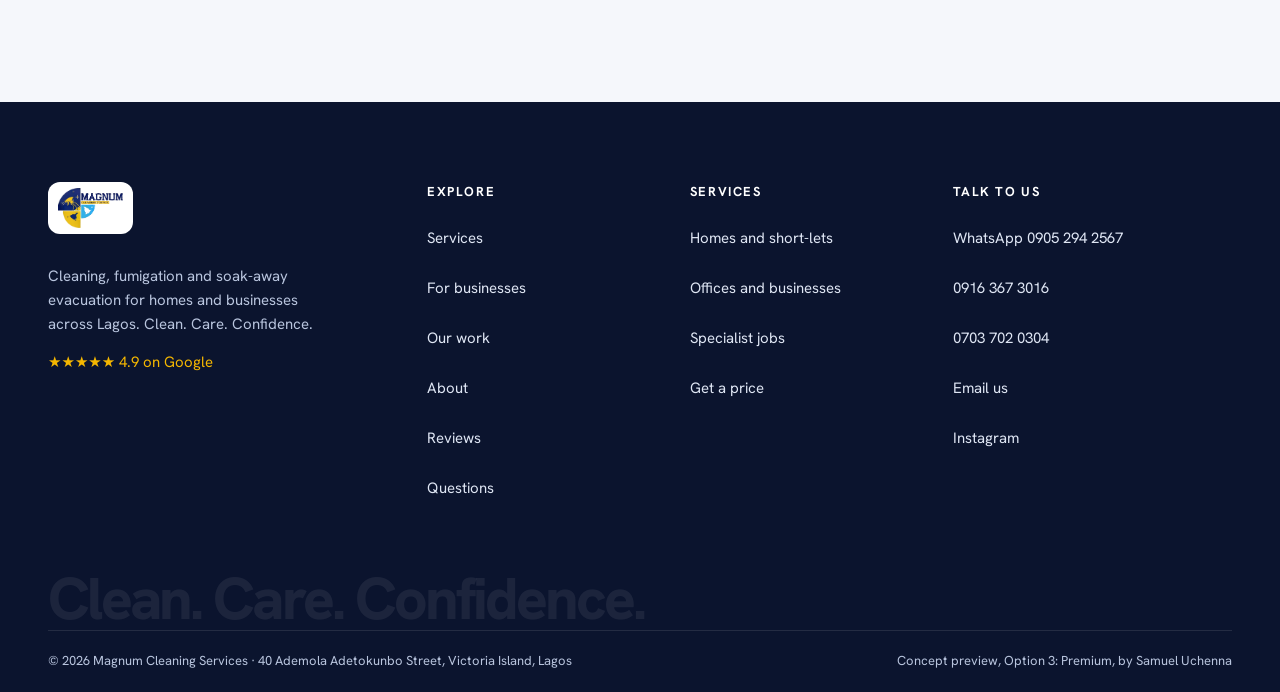
<file: 3-premium/index.html>
<!doctype html>
<html lang="en">
<head>
<meta charset="utf-8">
<meta name="viewport" content="width=device-width, initial-scale=1">
<meta name="robots" content="noindex, nofollow">
<title>Magnum Cleaning Services | Clean. Care. Confidence.</title>
<meta name="description" content="Cleaning, fumigation and soak-away evacuation for homes and businesses across Lagos. 4.9 on Google.">
<link rel="icon" href="../assets/magnum-icon.webp">
<link rel="preload" as="font" type="font/woff2" href="../assets/fonts/hanken-grotesk-605034.woff2" crossorigin>
<link rel="stylesheet" href="../assets/fonts/fonts.css">
<link rel="stylesheet" href="../assets/motion.css">
<link rel="stylesheet" href="style.css">
<script src="../assets/motion.js"></script>
<script src="site.js"></script>
</head>
<body>
<header class="nav" data-header>
  <div class="wrap">
    <a class="plate" href="index.html" aria-label="Magnum Cleaning Services, home"><img width="708" height="437" src="../assets/magnum-logo.webp" alt="Magnum Cleaning Service"></a>
    <nav class="links" aria-label="Main"><a href="index.html" aria-current=page>Home</a><a href="services.html">Services</a><a href="business.html">For businesses</a><a href="work.html">Our work</a><a href="about.html">About</a></nav>
    <a class="pill pill-gold shine" href="contact.html">Get a price</a>
    <button class="menu-btn" data-menu-btn aria-label="Open menu" aria-expanded="false"><span></span></button>
  </div>
</header>
<div class="pmenu" data-menu>
  <div class="top"><span class="plate"><img loading="lazy" decoding="async" width="708" height="437" src="../assets/magnum-logo.webp" alt="Magnum Cleaning Service"></span><button class="x" data-menu-btn aria-label="Close menu">×</button></div>
  <nav aria-label="Phone menu"><a href="index.html" aria-current=page>Home</a><a href="services.html">Services</a><a href="business.html">For businesses</a><a href="work.html">Our work</a><a href="about.html">About</a><a href="contact.html">Get a price</a></nav>
  <div class="acts"><a class="pill pill-gold" href="https://wa.me/2349052942567" target="_blank" rel="noopener"><svg viewBox="0 0 24 24" fill="currentColor" aria-hidden="true"><path d="M12 2a10 10 0 0 0-8.6 15.1L2 22l5-1.3A10 10 0 1 0 12 2zm0 18.2a8.2 8.2 0 0 1-4.2-1.2l-.3-.2-3 .8.8-2.9-.2-.3A8.2 8.2 0 1 1 12 20.2zm4.5-6.1c-.2-.1-1.5-.7-1.7-.8s-.4-.1-.6.1-.7.8-.8 1-.3.2-.5.1a6.7 6.7 0 0 1-3.3-2.9c-.3-.4.3-.4.7-1.3a.5.5 0 0 0 0-.5c0-.1-.6-1.4-.8-1.9s-.4-.4-.6-.4h-.5a1 1 0 0 0-.7.3 3 3 0 0 0-.9 2.2 5.2 5.2 0 0 0 1.1 2.7 11.8 11.8 0 0 0 4.5 4c1.7.7 2.3.8 3.2.6a2.7 2.7 0 0 0 1.8-1.2 2.2 2.2 0 0 0 .2-1.3c-.1-.1-.3-.2-.5-.3z"/></svg> WhatsApp 0905 294 2567</a><a class="pill pill-line" href="tel:+2349163673016">Call 0916 367 3016</a></div>
</div>
<main id="top">
<section class="hero" style="padding:0">
  <div class="bg" data-slides>
    <img loading="lazy" decoding="async" width="655" height="694" src="../assets/real/after-living.webp" alt="">
    <img loading="lazy" decoding="async" width="1600" height="1600" src="../assets/office-desks.webp" alt="">
    <img loading="lazy" decoding="async" width="655" height="694" src="../assets/real/after-kitchen.webp" alt="">
    <img loading="lazy" decoding="async" width="653" height="708" src="../assets/real/after-room.webp" alt="">
  </div>
  <div class="wrap">
    <div>
      <span class="kick">Victoria Island · Lagos</span>
      <h1><span class="w"><span>Clean.</span></span><span class="w"><span>Care.</span></span><span class="w"><span>Confidence.</span></span></h1>
      <p class="lead" data-reveal>Cleaning, fumigation and soak-away evacuation for homes, short-lets, offices, estates and hospitals across Lagos. One trusted team for the whole job.</p>
      <div class="proof" data-reveal>
        <a class="g" href="https://www.google.com/maps/search/?api=1&query=Magnum+Cleaning+Services+Victoria+Island+Lagos" target="_blank" rel="noopener" style="text-decoration:none"><b>4.9</b><span><span class="stars" aria-hidden="true">★★★★★</span><small>23 reviews on Google</small></span></a>
        <span class="g"><span style="color:var(--gold)"><svg class="i" viewBox="0 0 24 24" fill="none" stroke="currentColor" stroke-width="2" stroke-linecap="round" stroke-linejoin="round" aria-hidden="true"><path d="M12 3l8 3v6c0 5-3.5 8-8 9-4.5-1-8-4-8-9V6z"/><path d="M9 12l2 2 4-4"/></svg></span><small>Price agreed<br>before work starts</small></span>
      </div>
    </div>
    <div data-reveal><form class="builder" id="builder" onsubmit="return false" aria-label="Build your clean">
  <header><h2>Build your clean</h2><span class="count">Step 1 of 5</span></header>
  <div class="bar"><i></i></div>
  <fieldset class="step on"><legend class="q">What needs cleaning?</legend>
    <div class="opts"><label class="opt"><input type="radio" name="space" value="Home"><span>Home</span></label><label class="opt"><input type="radio" name="space" value="Short-let"><span>Short-let</span></label><label class="opt"><input type="radio" name="space" value="Office"><span>Office</span></label><label class="opt"><input type="radio" name="space" value="Estate"><span>Estate</span></label><label class="opt"><input type="radio" name="space" value="Hospital or clinic"><span>Hospital or clinic</span></label><label class="opt"><input type="radio" name="space" value="Shop"><span>Shop</span></label><label class="opt"><input type="radio" name="space" value="New build"><span>New build</span></label></div></fieldset>
  <fieldset class="step"><legend class="q">How big is it?</legend><div class="opts two sizes"></div></fieldset>
  <fieldset class="step"><legend class="q">What do you need? Pick all that apply.</legend>
    <div class="opts two"><label class="opt"><input type="checkbox" name="svc" value="Standard clean"><span>Standard clean</span></label><label class="opt"><input type="checkbox" name="svc" value="Deep clean"><span>Deep clean</span></label><label class="opt"><input type="checkbox" name="svc" value="Post-construction"><span>Post-construction</span></label><label class="opt"><input type="checkbox" name="svc" value="Fumigation"><span>Fumigation</span></label><label class="opt"><input type="checkbox" name="svc" value="Soak-away evacuation"><span>Soak-away evacuation</span></label><label class="opt"><input type="checkbox" name="svc" value="Pressure washing"><span>Pressure washing</span></label><label class="opt"><input type="checkbox" name="svc" value="Carpet and upholstery"><span>Carpet and upholstery</span></label><label class="opt"><input type="checkbox" name="svc" value="Windows"><span>Windows</span></label></div></fieldset>
  <fieldset class="step"><legend class="q">When and where?</legend>
    <div class="opts two" style="margin-bottom:12px"><label class="opt"><input type="radio" name="often" value="One-off"><span>One-off</span></label><label class="opt"><input type="radio" name="often" value="Weekly"><span>Weekly</span></label><label class="opt"><input type="radio" name="often" value="Daily"><span>Daily</span></label><label class="opt"><input type="radio" name="often" value="Not sure yet"><span>Not sure yet</span></label></div>
    <div class="fields"><input name="area" aria-label="Area" placeholder="Area, for example Lekki Phase 1"><input name="date" type="date" aria-label="Preferred date"></div></fieldset>
  <fieldset class="step"><legend class="q">Where should Magnum send your price?</legend>
    <div class="fields"><input name="name" aria-label="Your name" placeholder="Your name" autocomplete="name"><input name="phone" type="tel" aria-label="Phone number" placeholder="Phone number" autocomplete="tel"></div></fieldset>
  <p class="err" role="alert"></p>
  <div class="nav-row"><button type="button" class="back">← Back</button><button type="button" class="pill pill-dark next">Next</button></div>
  <p class="sum" aria-live="polite"></p>
</form></div>
  </div>
  <span class="scroll-cue" aria-hidden="true"></span>
</section>

<div class="dataplate"><div class="wrap dp">
  <div><small>Rated on Google</small><b>4.9 from 23 reviews</b></div>
  <div><small>Services</small><b>18, from deep cleaning to soak-aways</b></div>
  <div><small>We look after</small><b>Homes, short-lets, offices, estates and hospitals</b></div>
  <div><small>Office</small><b>Victoria Island, Lagos</b></div>
</div></div>

<section>
  <div class="wrap">
    <div data-reveal><span class="kick">Two ways we work</span>
    <h2 class="big">For the home you live in, and the business you run</h2></div>
    <div class="ways" data-stagger>
      <a class="way" href="services.html#homes"><img width="655" height="694" src="../assets/real/after-bedroom.webp" alt="A bedroom cleaned by Magnum" loading="lazy"><div><span class="tag">Homes and short-lets</span><h3>A home that stays guest-ready</h3><p>House cleaning, deep cleans, move-in and move-out, sofas, rugs and mattresses.</p><span class="go">See home services</span></div></a>
      <a class="way" href="business.html"><img width="1026" height="684" src="../assets/office-lounge.webp" alt="A clean office lounge" loading="lazy"><div><span class="tag">Offices, estates and hospitals</span><h3>A workplace your clients notice</h3><p>Daily and weekly contracts, planned around your operational hours.</p><span class="go">See business cleaning</span></div></a>
    </div>
  </div>
</section>

<section class="dark">
  <div class="wrap">
    <div class="head-row" data-reveal><div><span class="kick">Our work</span><h2 class="big">See the difference for yourself. Drag the line.</h2>
      <p class="sub">Real Magnum jobs, photographed before and after. Pick a job, then drag the white line.</p></div>
      <a class="pill pill-white" href="work.html">See all our work</a></div>
    <div class="show" data-show>
      <div data-reveal><div class="ba" data-ba>
      <img width="653" height="708" src="../assets/real/before-room.webp" alt="A room full of building rubbish" loading="lazy">
      <div class="ba-after"><img width="653" height="708" src="../assets/real/after-room.webp" alt="The same room after cleaning" loading="lazy"></div>
      <span class="ba-line" aria-hidden="true"></span><span class="ba-tag b">Before</span><span class="ba-tag a">After</span>
      <input type="range" min="0" max="100" value="50" aria-label="Drag to compare before and after">
    </div></div>
      <div class="jobs" data-stagger><button class="job" type="button" aria-pressed="true" data-before="../assets/real/before-room.webp" data-after="../assets/real/after-room.webp" data-altb="A room full of building rubbish" data-alta="The same room after cleaning"><img loading="lazy" decoding="async" width="653" height="708" src="../assets/real/after-room.webp" alt=""><span><b>New build</b><small>Rubbish and dust cleared</small></span></button><button class="job" type="button" aria-pressed="false" data-before="../assets/real/before-sink.webp" data-after="../assets/real/after-sink.webp" data-altb="A dusty kitchen sink" data-alta="The same sink after cleaning"><img loading="lazy" decoding="async" width="653" height="708" src="../assets/real/after-sink.webp" alt=""><span><b>Kitchen</b><small>Cement dust and debris</small></span></button><button class="job" type="button" aria-pressed="false" data-before="../assets/real/before-window.webp" data-after="../assets/real/after-window.webp" data-altb="Window frames with paint splashes" data-alta="The same windows after cleaning"><img loading="lazy" decoding="async" width="392" height="425" src="../assets/real/after-window.webp" alt=""><span><b>Windows</b><small>Paint splashes removed</small></span></button><button class="job" type="button" aria-pressed="false" data-before="../assets/real/before-bathroom.webp" data-after="../assets/real/after-bathroom.webp" data-altb="A dirty bathroom floor" data-alta="The same bathroom after cleaning"><img loading="lazy" decoding="async" width="194" height="425" src="../assets/real/after-bathroom.webp" alt=""><span><b>Bathroom</b><small>Floors and tiles sanitised</small></span></button><button class="job" type="button" aria-pressed="false" data-before="../assets/real/before-path.webp" data-after="../assets/real/after-path.webp" data-altb="An overgrown side passage" data-alta="The same passage cleared and washed"><img loading="lazy" decoding="async" width="392" height="213" src="../assets/real/after-path.webp" alt=""><span><b>Compound</b><small>Overgrowth to clean paving</small></span></button></div>
    </div>
  </div>
</section>

<section>
  <div class="wrap">
    <div class="head-row" data-reveal><div><span class="kick">Services</span><h2 class="big">One team for every kind of clean</h2></div>
      <a class="pill pill-dark" href="services.html">All 18 services</a></div>
    <div class="rail" tabindex="0" aria-label="Services, scroll sideways"><article class="tile"><figure><img width="655" height="694" src="../assets/real/after-living.webp" alt="" loading="lazy"></figure><div><h3>Deep cleaning</h3><p>Every surface, corner and fitting, including the places a normal clean skips.</p></div></article><article class="tile"><figure><img width="1600" height="1600" src="../assets/office-desks.webp" alt="" loading="lazy"></figure><div><h3>Office cleaning</h3><p>Daily or weekly, planned around your working hours.</p></div></article><article class="tile"><figure><img width="653" height="708" src="../assets/real/after-room.webp" alt="" loading="lazy"></figure><div><h3>Post-construction</h3><p>Rubbish, dust, cement and paint cleared so a new building is ready to use.</p></div></article><article class="tile"><figure><img width="655" height="694" src="../assets/real/after-bedroom.webp" alt="" loading="lazy"></figure><div><h3>House cleaning</h3><p>Regular cleaning for your home, as often as you need it.</p></div></article><article class="tile"><figure><img width="655" height="694" src="../assets/real/after-kitchen.webp" alt="" loading="lazy"></figure><div><h3>Kitchens</h3><p>Worktops, cabinets, sinks and appliances, cleaned and shining.</p></div></article><article class="tile"><figure><img width="392" height="213" src="../assets/real/after-path.webp" alt="" loading="lazy"></figure><div><h3>Pressure washing</h3><p>Compounds, driveways and walkways brought back to their original colour.</p></div></article><article class="tile"><figure><img width="194" height="425" src="../assets/real/after-bathroom.webp" alt="" loading="lazy"></figure><div><h3>Bathrooms</h3><p>Floors, tiles and fittings scrubbed and sanitised.</p></div></article><article class="tile"><figure><img width="392" height="425" src="../assets/real/after-window.webp" alt="" loading="lazy"></figure><div><h3>Windows and glass</h3><p>Glass, frames and sills, with paint and grime removed.</p></div></article></div>
  </div>
</section>

<section class="dark">
  <div class="wrap">
    <div data-reveal><span class="kick">What happens next</span><h2 class="big">From your message to a clean space</h2></div>
    <div class="flow" data-stagger>
      <div><em>1</em><h3>You send the details</h3><p>Build your clean, or message us on WhatsApp.</p></div>
      <div><em>2</em><h3>We reply with a price</h3><p>Clear and agreed before anything starts.</p></div>
      <div><em>3</em><h3>We fix a date</h3><p>A time that works around your home or your business.</p></div>
      <div><em>4</em><h3>We clean, you walk through</h3><p>Point out anything that needs another look.</p></div>
    </div>
  </div>
</section>

<section>
  <div class="wrap">
    <div class="head-row" data-reveal><div><span class="kick">Our team</span><h2 class="big">Real people. Real work.</h2>
      <p class="sub">Every cleaner is trained to respect your privacy and your property.</p></div>
      <a class="pill pill-dark" href="about.html">About Magnum</a></div>
    <div class="team" data-stagger><figure><img width="653" height="708" src="../assets/real/team-glass.webp" alt="A Magnum cleaner at work: glass and frames, by hand" loading="lazy"><figcaption>Glass and frames, by hand</figcaption></figure><figure><img width="325" height="708" src="../assets/real/team-sweep.webp" alt="A Magnum cleaner at work: floors cleared first" loading="lazy"><figcaption>Floors cleared first</figcaption></figure><figure><img width="323" height="708" src="../assets/real/team-mop.webp" alt="A Magnum cleaner at work: every corner reached" loading="lazy"><figcaption>Every corner reached</figcaption></figure><figure><img width="653" height="708" src="../assets/real/team-wall.webp" alt="A Magnum cleaner at work: washed and finished" loading="lazy"><figcaption>Washed and finished</figcaption></figure></div>
  </div>
</section>

<section class="revs" id="reviews" style="padding-top:60px">
  <div class="wrap">
    <div data-reveal><span class="kick">Reviews</span><div class="big-score" style="margin-top:18px">4.9</div>
      <p class="sub"><span class="stars" aria-hidden="true">★★★★★</span><br>From 23 reviews on Google</p>
      <a class="pill pill-line" style="margin-top:22px;color:var(--midnight)" href="https://www.google.com/maps/search/?api=1&query=Magnum+Cleaning+Services+Victoria+Island+Lagos" target="_blank" rel="noopener">Read them on Google</a></div>
    <div class="rlist" data-stagger><figure><span class="stars" aria-hidden="true">★★★★★</span><p>"Ok so this guys are really good, they service my office presently and the attention to detail is on a 100%."</p><cite><i>E</i>Emmanuel Uzondu <span>· Office client</span></cite></figure><figure><span class="stars" aria-hidden="true">★★★★★</span><p>"I had an amazing and professional experience!! Amazing team and excellent time management."</p><cite><i>O</i>Okenini Oghenemine <span>· Google review</span></cite></figure><figure><span class="stars" aria-hidden="true">★★★★★</span><p>"This guys are the real deal, the detailing is on the 💯. Thanks guys for a great service delivery."</p><cite><i>S</i>Sarah Dawn <span>· Google review</span></cite></figure></div>
  </div>
</section>
<section style="padding-top:0"><div class="wrap"><div class="final" data-reveal><h2>Tell us about your space.<br>We'll send a price.</h2>
  <div style="display:flex;gap:12px;flex-wrap:wrap"><a class="pill pill-gold shine" href="contact.html">Get a price</a><a class="pill pill-line" style="color:#fff" href="tel:+2349163673016">Call 0916 367 3016</a></div></div></div></section>
</main>
<footer class="foot">
  <div class="wrap">
    <div class="cols">
      <div><a class="plate" href="index.html"><img loading="lazy" decoding="async" width="708" height="437" src="../assets/magnum-logo.webp" alt="Magnum Cleaning Service"></a>
        <p style="margin-top:20px;max-width:36ch">Cleaning, fumigation and soak-away evacuation for homes and businesses across Lagos. Clean. Care. Confidence.</p>
        <p style="margin-top:14px"><a href="https://www.google.com/maps/search/?api=1&query=Magnum+Cleaning+Services+Victoria+Island+Lagos" target="_blank" rel="noopener" style="display:inline;color:var(--gold)">★★★★★ 4.9 on Google</a></p></div>
      <div><h4>Explore</h4><a href="services.html">Services</a><a href="business.html">For businesses</a><a href="work.html">Our work</a><a href="about.html">About</a><a href="about.html#reviews">Reviews</a><a href="about.html#faq">Questions</a></div>
      <div><h4>Services</h4><a href="services.html#homes">Homes and short-lets</a><a href="services.html#business">Offices and businesses</a><a href="services.html#specialist">Specialist jobs</a><a href="contact.html">Get a price</a></div>
      <div><h4>Talk to us</h4><a href="https://wa.me/2349052942567" target="_blank" rel="noopener">WhatsApp 0905 294 2567</a><a href="tel:+2349163673016">0916 367 3016</a><a href="tel:+2347037020304">0703 702 0304</a><a href="mailto:magnumcleaningservices.ng@gmail.com">Email us</a><a href="https://www.instagram.com/magnumcleanin/" target="_blank" rel="noopener">Instagram</a></div>
    </div>
    <div class="big" aria-hidden="true">Clean. Care. Confidence.</div>
    <div class="legal"><span>© <span data-year>2026</span> Magnum Cleaning Services · 40 Ademola Adetokunbo Street, Victoria Island, Lagos</span><span>Concept preview, Option 3: Premium, by Samuel Uchenna</span></div>
  </div>
</footer>
<a class="float" href="https://wa.me/2349052942567?text=Hello%20Magnum%2C%20I%27d%20like%20a%20price." target="_blank" rel="noopener" aria-label="Chat with Magnum on WhatsApp"><svg viewBox="0 0 24 24" fill="currentColor" aria-hidden="true"><path d="M12 2a10 10 0 0 0-8.6 15.1L2 22l5-1.3A10 10 0 1 0 12 2zm0 18.2a8.2 8.2 0 0 1-4.2-1.2l-.3-.2-3 .8.8-2.9-.2-.3A8.2 8.2 0 1 1 12 20.2zm4.5-6.1c-.2-.1-1.5-.7-1.7-.8s-.4-.1-.6.1-.7.8-.8 1-.3.2-.5.1a6.7 6.7 0 0 1-3.3-2.9c-.3-.4.3-.4.7-1.3a.5.5 0 0 0 0-.5c0-.1-.6-1.4-.8-1.9s-.4-.4-.6-.4h-.5a1 1 0 0 0-.7.3 3 3 0 0 0-.9 2.2 5.2 5.2 0 0 0 1.1 2.7 11.8 11.8 0 0 0 4.5 4c1.7.7 2.3.8 3.2.6a2.7 2.7 0 0 0 1.8-1.2 2.2 2.2 0 0 0 .2-1.3c-.1-.1-.3-.2-.5-.3z"/></svg></a>
<div class="mbar"><a class="pill pill-line" style="color:#fff" href="tel:+2349163673016">Call</a><a class="pill pill-gold" href="contact.html">Get a price</a></div>
</body>
</html>
</file>
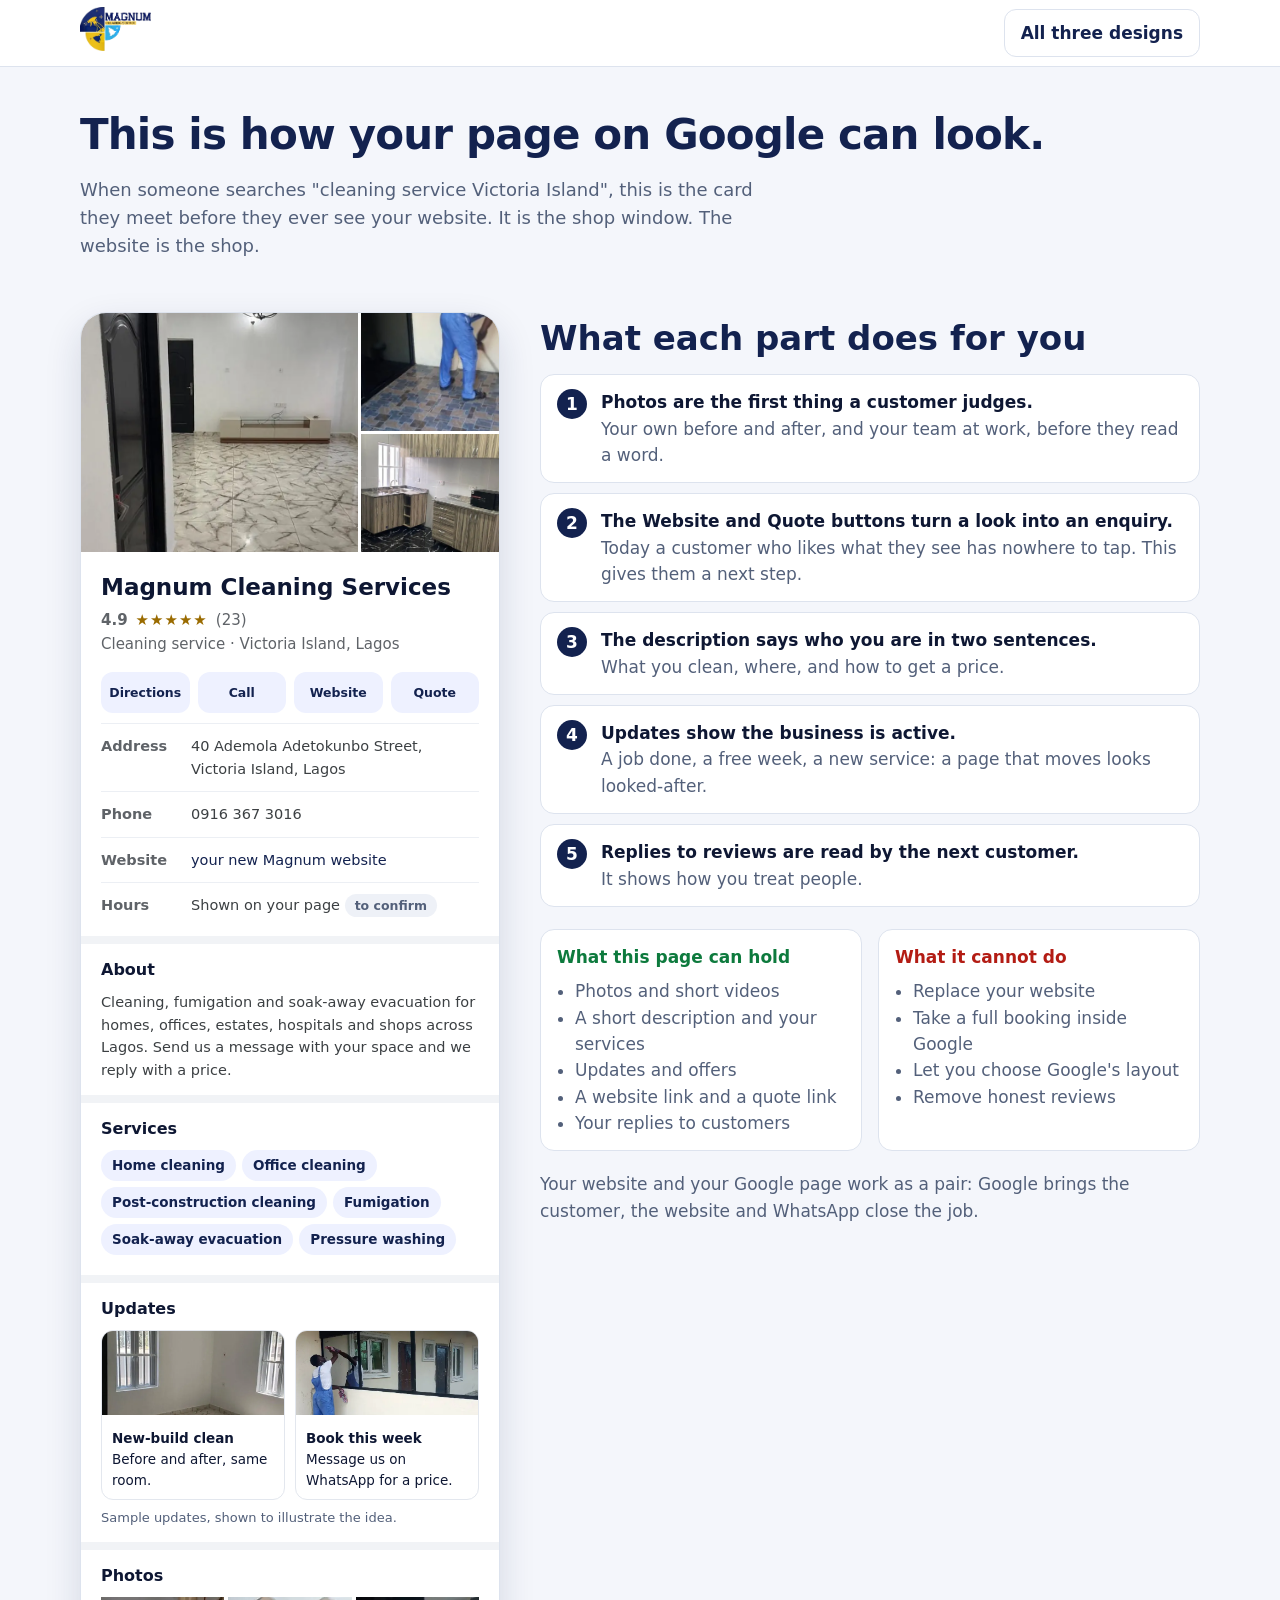
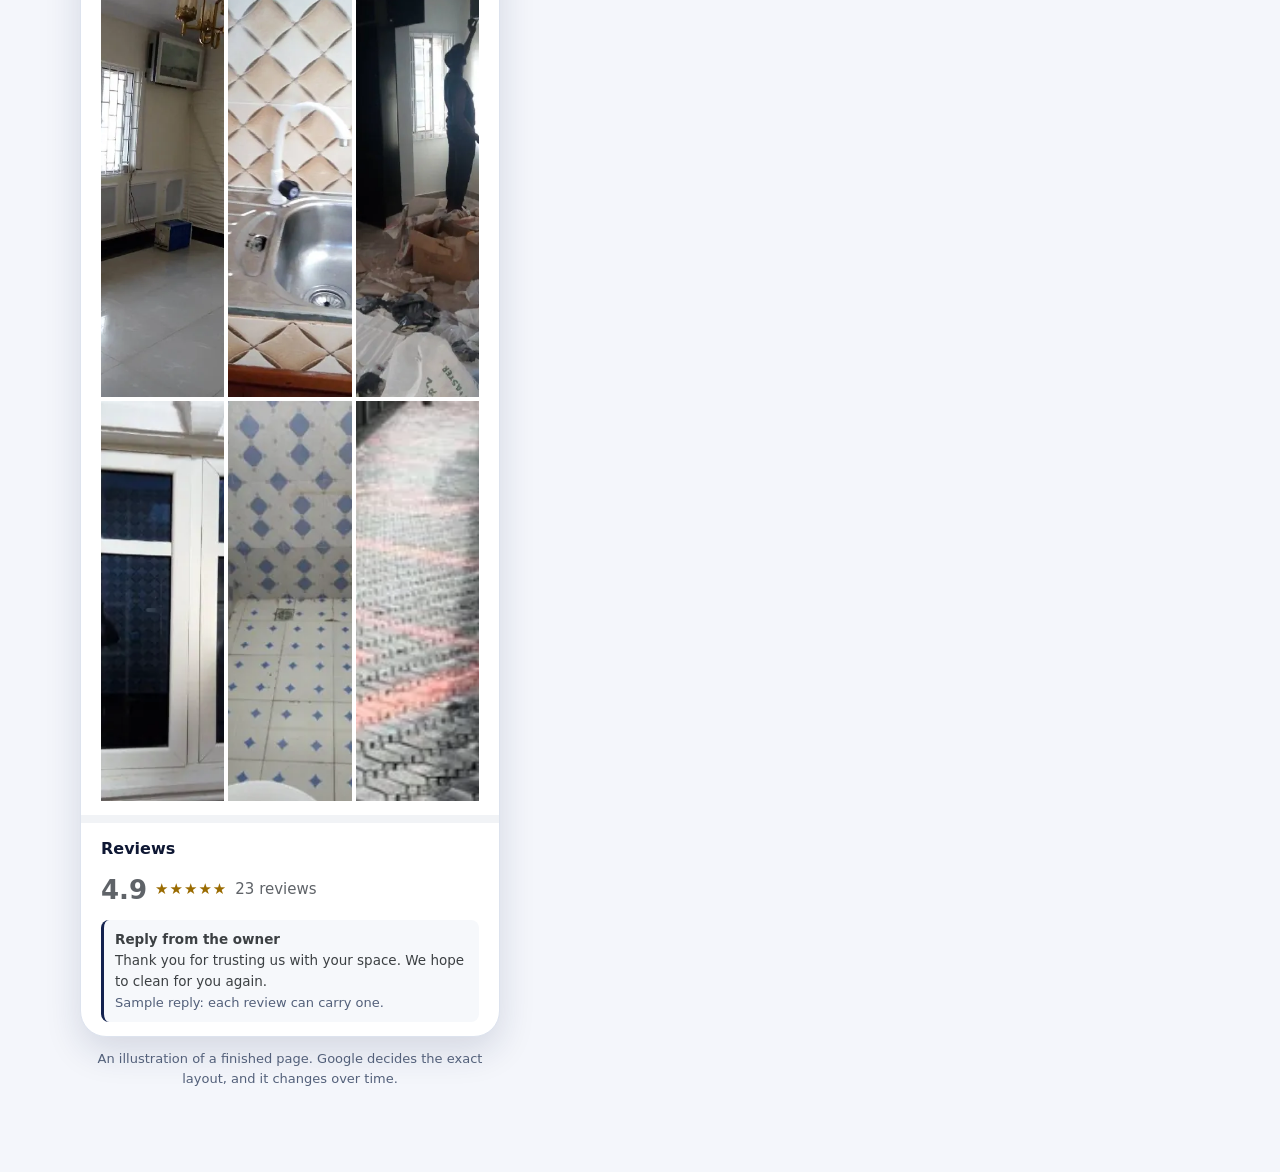
<file: google-profile-preview.html>
<!doctype html>
<html lang="en"><head><meta charset="utf-8"><meta name="robots" content="noindex, nofollow">
<meta name="viewport" content="width=device-width, initial-scale=1">
<title>Magnum on Google: how your page can look</title>
<meta name="description" content="How the Magnum Cleaning Services page on Google can look: photos, services, updates and replies to reviews.">
<link rel="icon" type="image/png" href="assets/favicon.png">
<style>
:root{--navy:#13224f;--ink:#0e1733;--muted:#53607a;--line:#dde3ee;--gold:#9a6b00;--gold-bg:#ffc20e;--bg:#f4f6fb}
*{box-sizing:border-box}
body{margin:0;font-family:system-ui,"Segoe UI",Arial,sans-serif;color:var(--ink);background:var(--bg);line-height:1.55;font-size:17px}
a{color:inherit}
.wrap{width:min(1120px,100% - 32px);margin-inline:auto}
header{background:#fff;border-bottom:1px solid var(--line)}
header .wrap{display:flex;align-items:center;justify-content:space-between;gap:12px;min-height:66px}
header img{height:44px;width:auto}
.btn{display:inline-flex;align-items:center;border-radius:12px;padding:10px 16px;font-weight:700;text-decoration:none;border:1.6px solid var(--line);background:#fff;color:var(--navy);min-height:44px}
.btn.p{background:var(--navy);color:#fff;border-color:var(--navy)}
h1{font-size:clamp(28px,4vw,42px);line-height:1.12;margin:44px 0 10px;letter-spacing:-.02em;color:var(--navy)}
.lead{color:var(--muted);max-width:60ch;font-size:18px}
.stage{display:grid;grid-template-columns:420px 1fr;gap:40px;align-items:start;padding:34px 0 70px}
@media(max-width:960px){.stage{grid-template-columns:1fr}}
.phone{background:#fff;border-radius:26px;box-shadow:0 14px 36px rgba(19,34,79,.14);overflow:hidden;border:1px solid var(--line);max-width:420px;margin-inline:auto}
.top{display:grid;grid-template-columns:2fr 1fr;grid-template-rows:118px 118px;gap:3px}
.top img{width:100%;height:100%;object-fit:cover}.top .big{grid-row:1/3}
.body{padding:18px 20px 8px}
.name{font-size:23px;font-weight:700}
.rate{display:flex;gap:8px;align-items:center;color:#5f6368;font-size:15px;margin-top:4px}
.stars{color:var(--gold);letter-spacing:1px}
.acts{display:grid;grid-template-columns:repeat(4,1fr);gap:8px;margin:16px 0 10px;text-align:center;font-size:12.5px;color:var(--navy);font-weight:700}
.acts div{padding:11px 0;border-radius:12px;background:#eef1ff}
.row{display:flex;gap:12px;padding:11px 0;border-top:1px solid #eceff4;font-size:14.5px;color:#3c4043}
.row b{min-width:78px;color:#5f6368}
.sec{padding:14px 20px;border-top:8px solid #f1f3f6}
.sec h4{margin:0 0 8px;font-size:16px}
.chip{display:inline-block;background:#eef1ff;color:var(--navy);padding:5px 11px;border-radius:999px;font-size:13.5px;margin:0 6px 6px 0;font-weight:600}
.posts{display:grid;grid-template-columns:1fr 1fr;gap:10px}
.post{border:1px solid #e3e7ee;border-radius:12px;overflow:hidden;font-size:13.5px}
.post img{width:100%;height:84px;object-fit:cover}.post div{padding:8px 10px}
.pgrid{display:grid;grid-template-columns:repeat(3,1fr);gap:4px}
.pgrid img{width:100%;aspect-ratio:1/1;object-fit:cover}
.own{background:#f6f8fb;border-left:3px solid var(--navy);padding:9px 11px;border-radius:8px;font-size:13.5px;color:#3c4043}
.pin{display:flex;gap:14px;align-items:flex-start;background:#fff;border:1px solid var(--line);border-radius:14px;padding:14px 16px;margin:10px 0}
.pin .n{flex:none;width:30px;height:30px;border-radius:50%;background:var(--navy);color:#fff;display:grid;place-items:center;font-weight:800}
.two{display:grid;grid-template-columns:1fr 1fr;gap:16px;margin-top:22px}
@media(max-width:700px){.two{grid-template-columns:1fr}}
.can,.cant{border-radius:14px;padding:14px 16px;border:1px solid var(--line);background:#fff}
.can b{color:#0d7a3d}.cant b{color:#b31c14}
.can ul,.cant ul{margin:8px 0 0;padding-left:18px;color:var(--muted)}
.note{font-size:13px;color:var(--muted)}
.tbc{display:inline-block;background:#eef1f7;color:var(--muted);font-size:12.5px;border-radius:999px;padding:2px 10px;font-weight:600}
</style></head>
<body>
<header><div class="wrap"><a href="index.html"><img src="assets/magnum-logo.webp" alt="Magnum Cleaning Services" width="708" height="437"></a>
<div><a class="btn" href="index.html">All three designs</a></div></div></header>
<main class="wrap">
<h1>This is how your page on Google can look.</h1>
<p class="lead">When someone searches "cleaning service Victoria Island", this is the card they meet before they ever see your website. It is the shop window. The website is the shop.</p>
<div class="stage">
  <div>
    <div class="phone" aria-label="Illustration of the Magnum Cleaning Services page on Google Maps">
      <div class="top">
        <img class="big" src="assets/real/after-living.webp" alt="A living room after cleaning" width="900" height="900">
        <img src="assets/real/team-mop.webp" alt="A Magnum cleaner mopping a floor" width="600" height="600">
        <img src="assets/real/after-kitchen.webp" alt="A kitchen after cleaning" width="600" height="600">
      </div>
      <div class="body">
        <div class="name">Magnum Cleaning Services</div>
        <div class="rate"><b>4.9</b><span class="stars">&#9733;&#9733;&#9733;&#9733;&#9733;</span><span>(23)</span></div>
        <div style="color:#5f6368;font-size:15px">Cleaning service &middot; Victoria Island, Lagos</div>
        <div class="acts"><div>Directions</div><div>Call</div><div>Website</div><div>Quote</div></div>
        <div class="row"><b>Address</b><span>40 Ademola Adetokunbo Street, Victoria Island, Lagos</span></div>
        <div class="row"><b>Phone</b><span>0916 367 3016</span></div>
        <div class="row"><b>Website</b><span style="color:var(--navy)">your new Magnum website</span></div>
        <div class="row"><b>Hours</b><span>Shown on your page <span class="tbc">to confirm</span></span></div>
      </div>
      <div class="sec"><h4>About</h4><p style="margin:0;font-size:14.5px;color:#3c4043">Cleaning, fumigation and soak-away evacuation for homes, offices, estates, hospitals and shops across Lagos. Send us a message with your space and we reply with a price.</p></div>
      <div class="sec"><h4>Services</h4><span class="chip">Home cleaning</span><span class="chip">Office cleaning</span><span class="chip">Post-construction cleaning</span><span class="chip">Fumigation</span><span class="chip">Soak-away evacuation</span><span class="chip">Pressure washing</span></div>
      <div class="sec"><h4>Updates</h4><div class="posts">
        <div class="post"><img src="assets/real/after-bedroom.webp" alt="" width="600" height="400"><div><b>New-build clean</b><br>Before and after, same room.</div></div>
        <div class="post"><img src="assets/real/team-glass.webp" alt="" width="600" height="400"><div><b>Book this week</b><br>Message us on WhatsApp for a price.</div></div></div>
        <p class="note" style="margin:8px 0 0">Sample updates, shown to illustrate the idea.</p></div>
      <div class="sec"><h4>Photos</h4><div class="pgrid">
        <img src="assets/real/after-room.webp" alt="" width="400" height="400"><img src="assets/real/after-sink.webp" alt="" width="400" height="400"><img src="assets/real/team-ac.webp" alt="" width="400" height="400">
        <img src="assets/real/after-window.webp" alt="" width="400" height="400"><img src="assets/real/after-bathroom.webp" alt="" width="400" height="400"><img src="assets/real/after-path.webp" alt="" width="400" height="400"></div></div>
      <div class="sec"><h4>Reviews</h4><div class="rate"><b style="font-size:26px">4.9</b><span class="stars">&#9733;&#9733;&#9733;&#9733;&#9733;</span><span>23 reviews</span></div>
        <div class="own" style="margin-top:10px"><b>Reply from the owner</b><br>Thank you for trusting us with your space. We hope to clean for you again.<br><span class="note">Sample reply: each review can carry one.</span></div></div>
    </div>
    <p class="note" style="text-align:center;margin-top:12px">An illustration of a finished page. Google decides the exact layout, and it changes over time.</p>
  </div>
  <div>
    <h2 style="font-size:clamp(24px,3vw,34px);margin:0 0 10px;color:var(--navy)">What each part does for you</h2>
    <div class="pin"><span class="n">1</span><div><b>Photos are the first thing a customer judges.</b><br><span style="color:var(--muted)">Your own before and after, and your team at work, before they read a word.</span></div></div>
    <div class="pin"><span class="n">2</span><div><b>The Website and Quote buttons turn a look into an enquiry.</b><br><span style="color:var(--muted)">Today a customer who likes what they see has nowhere to tap. This gives them a next step.</span></div></div>
    <div class="pin"><span class="n">3</span><div><b>The description says who you are in two sentences.</b><br><span style="color:var(--muted)">What you clean, where, and how to get a price.</span></div></div>
    <div class="pin"><span class="n">4</span><div><b>Updates show the business is active.</b><br><span style="color:var(--muted)">A job done, a free week, a new service: a page that moves looks looked-after.</span></div></div>
    <div class="pin"><span class="n">5</span><div><b>Replies to reviews are read by the next customer.</b><br><span style="color:var(--muted)">It shows how you treat people.</span></div></div>
    <div class="two">
      <div class="can"><b>What this page can hold</b><ul><li>Photos and short videos</li><li>A short description and your services</li><li>Updates and offers</li><li>A website link and a quote link</li><li>Your replies to customers</li></ul></div>
      <div class="cant"><b>What it cannot do</b><ul><li>Replace your website</li><li>Take a full booking inside Google</li><li>Let you choose Google's layout</li><li>Remove honest reviews</li></ul></div>
    </div>
    <p style="margin-top:20px;color:var(--muted)">Your website and your Google page work as a pair: Google brings the customer, the website and WhatsApp close the job.</p>
  </div>
</div>
</main>
</body></html>
</file>
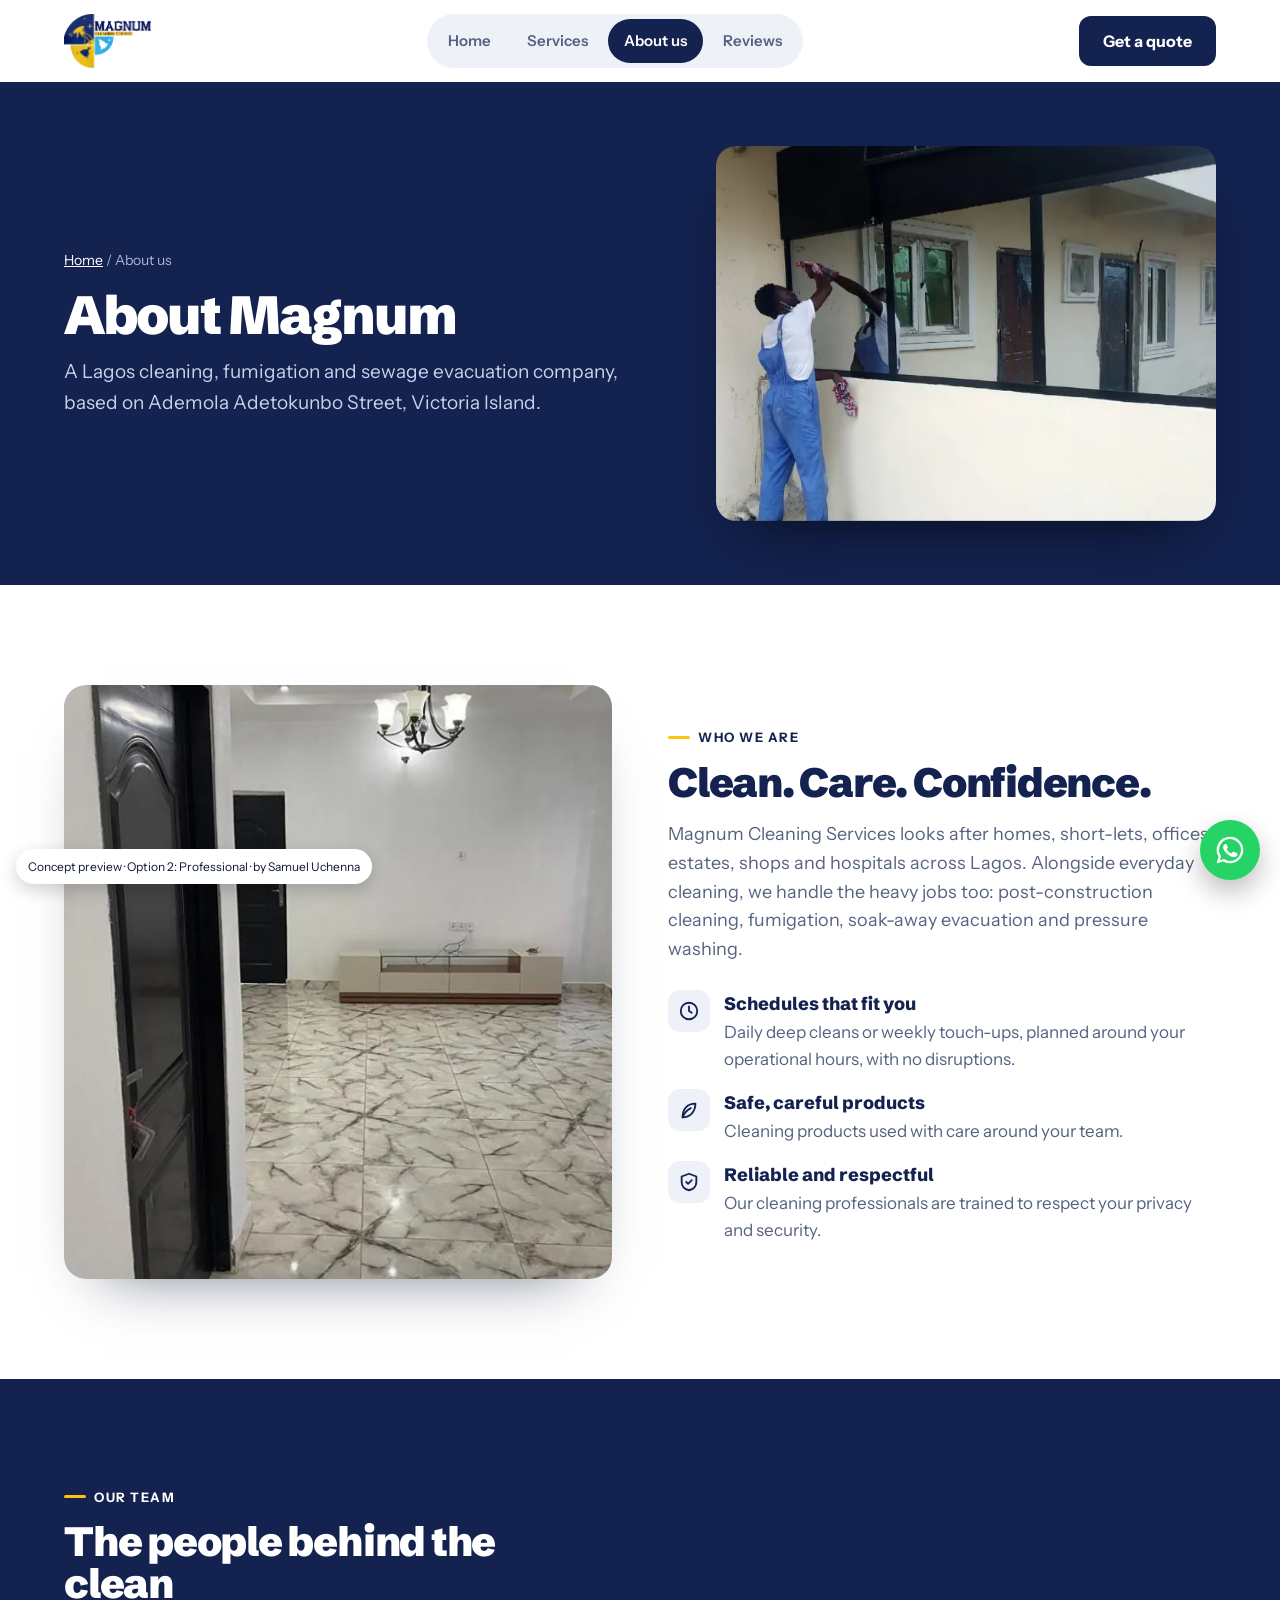
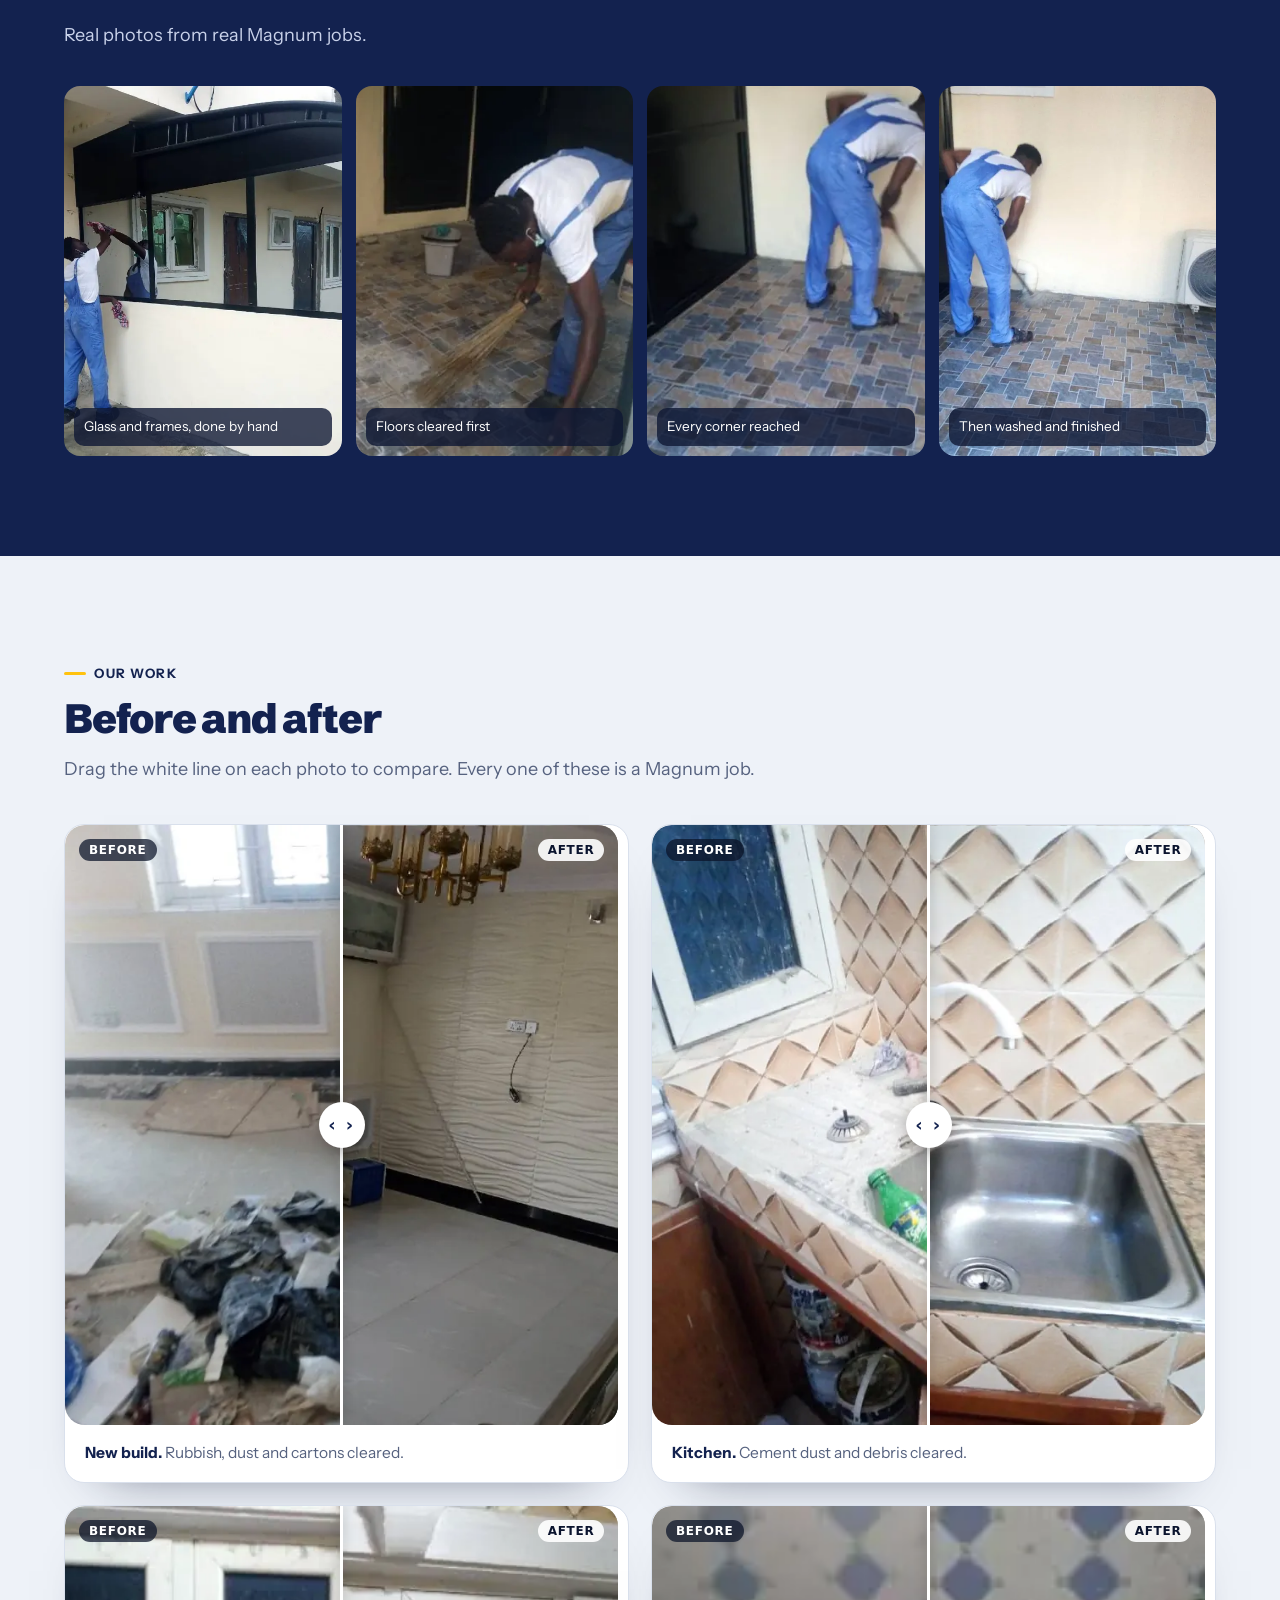
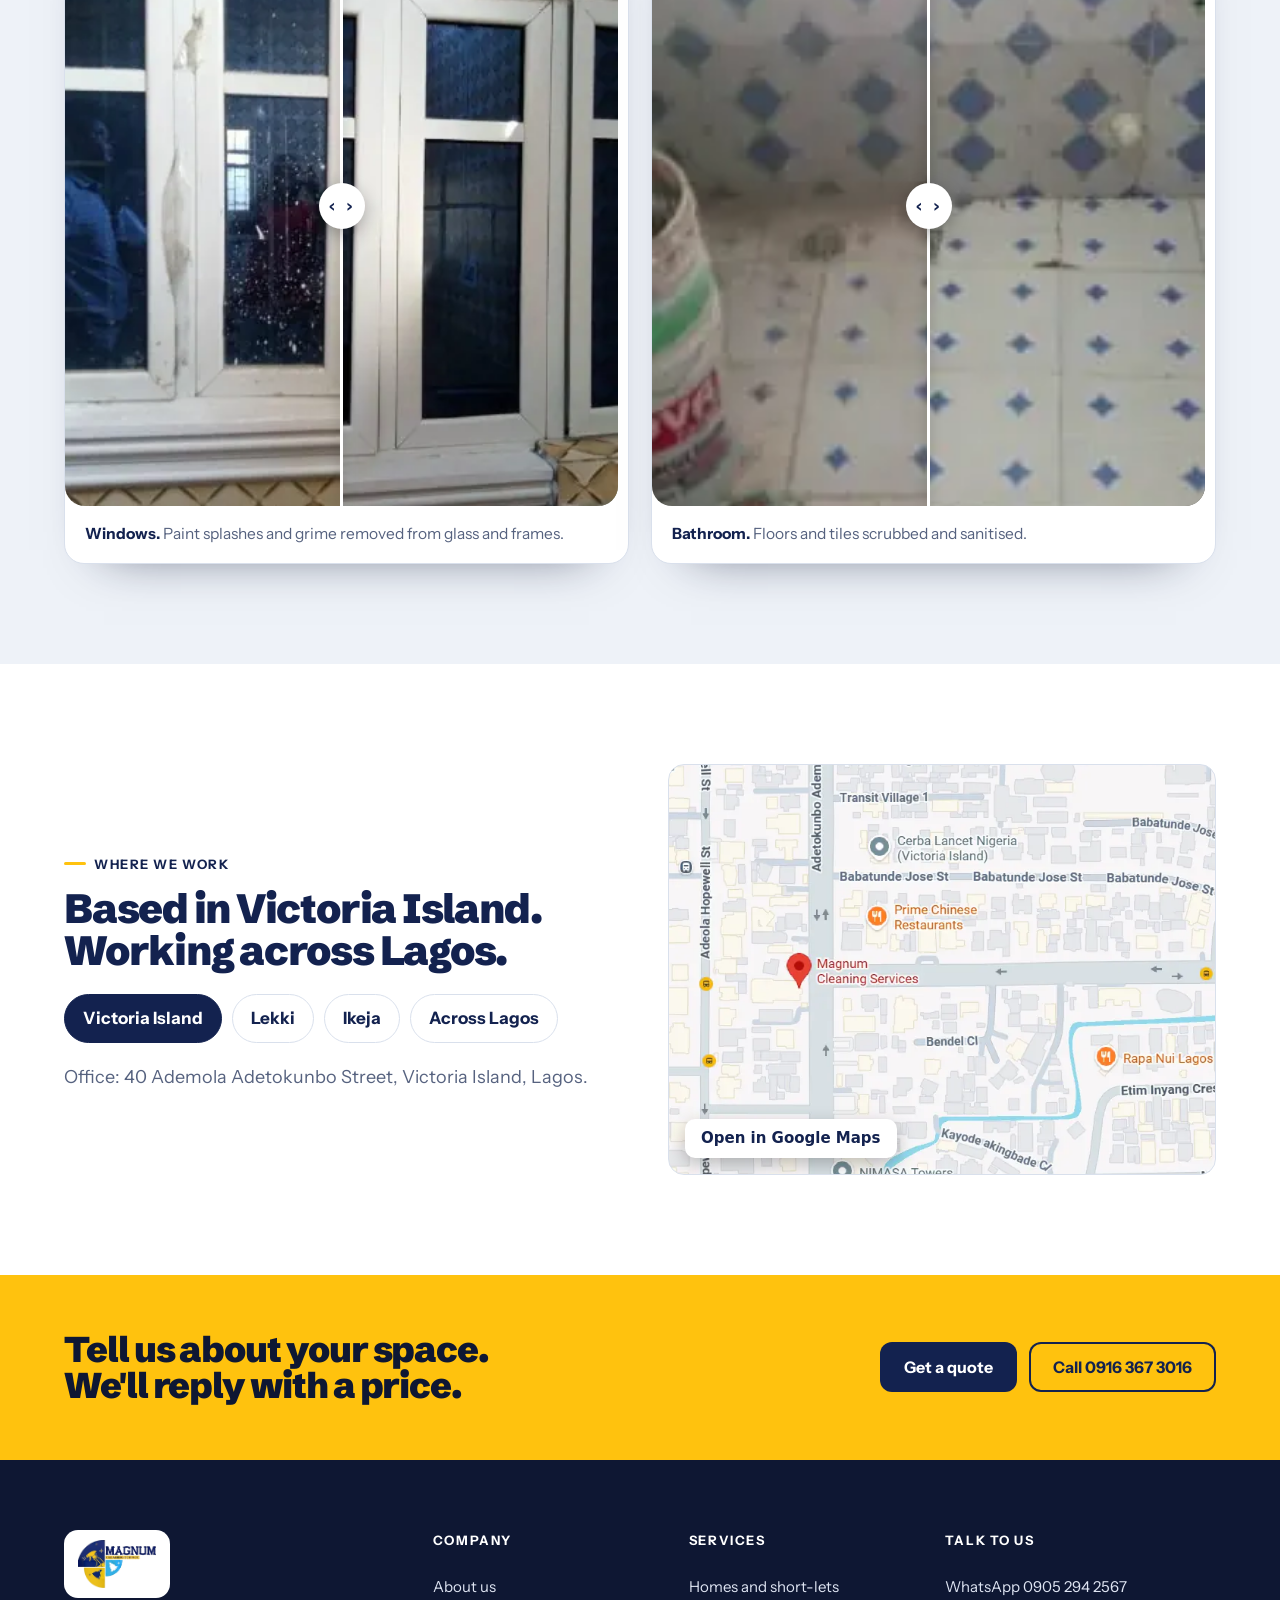
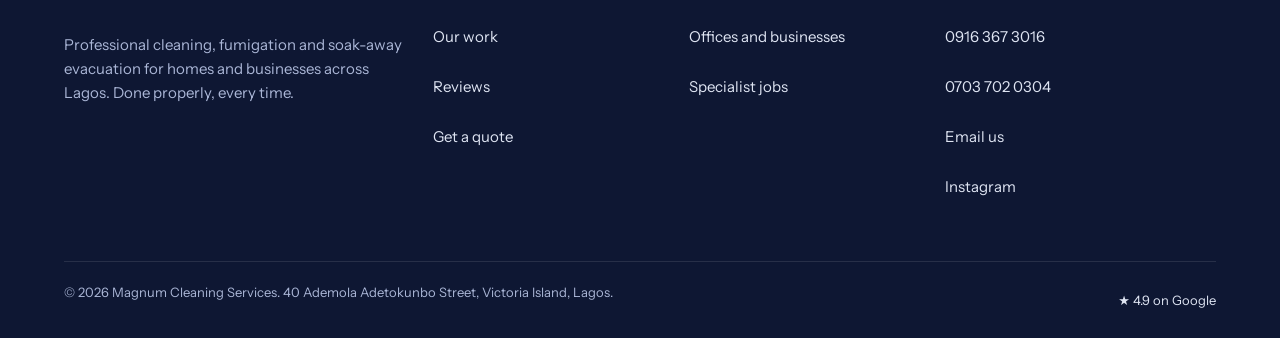
<file: 2-professional/about.html>
<!doctype html>
<html lang="en">
<head>
<meta charset="utf-8">
<meta name="viewport" content="width=device-width, initial-scale=1">
<meta name="robots" content="noindex, nofollow">
<title>About us | Magnum Cleaning Services</title>
<meta name="description" content="Who Magnum Cleaning Services is, how we work, and real before-and-after photos from our jobs.">
<link rel="icon" href="../assets/magnum-icon.webp">
<link rel="stylesheet" href="../assets/fonts/fonts.css">
<link rel="stylesheet" href="../assets/motion.css">
<link rel="stylesheet" href="style.css">
<script src="../assets/motion.js"></script>
<script src="site.js"></script>
</head>
<body>
<header class="hdr" data-header>
  <div class="wrap">
    <a class="logo" href="index.html" aria-label="Magnum Cleaning Services, home"><img width="708" height="437" src="../assets/magnum-logo.webp" alt="Magnum Cleaning Service"></a>
    <nav class="links" aria-label="Main"><a href="index.html">Home</a><a href="services.html">Services</a><a href="about.html" aria-current=page>About us</a><a href="reviews.html">Reviews</a></nav>
    <a class="btn btn-navy shine" href="quote.html">Get a quote</a>
    <button class="menu-btn" data-menu-btn aria-label="Open menu" aria-expanded="false"><span></span></button>
  </div>
</header>
<div class="pmenu" data-menu>
  <div class="top"><span class="plate"><img loading="lazy" decoding="async" width="708" height="437" src="../assets/magnum-logo.webp" alt="Magnum Cleaning Service"></span><button class="x" data-menu-btn aria-label="Close menu">×</button></div>
  <nav aria-label="Phone menu"><a href="index.html">Home</a><a href="services.html">Services</a><a href="about.html" aria-current=page>About us</a><a href="reviews.html">Reviews</a><a href="quote.html">Get a quote</a></nav>
  <div class="acts"><a class="btn btn-gold" href="https://wa.me/2349052942567" target="_blank" rel="noopener"><svg viewBox="0 0 24 24" fill="currentColor" aria-hidden="true"><path d="M12 2a10 10 0 0 0-8.6 15.1L2 22l5-1.3A10 10 0 1 0 12 2zm0 18.2a8.2 8.2 0 0 1-4.2-1.2l-.3-.2-3 .8.8-2.9-.2-.3A8.2 8.2 0 1 1 12 20.2zm4.5-6.1c-.2-.1-1.5-.7-1.7-.8s-.4-.1-.6.1-.7.8-.8 1-.3.2-.5.1a6.7 6.7 0 0 1-3.3-2.9c-.3-.4.3-.4.7-1.3a.5.5 0 0 0 0-.5c0-.1-.6-1.4-.8-1.9s-.4-.4-.6-.4h-.5a1 1 0 0 0-.7.3 3 3 0 0 0-.9 2.2 5.2 5.2 0 0 0 1.1 2.7 11.8 11.8 0 0 0 4.5 4c1.7.7 2.3.8 3.2.6a2.7 2.7 0 0 0 1.8-1.2 2.2 2.2 0 0 0 .2-1.3c-.1-.1-.3-.2-.5-.3z"/></svg> WhatsApp 0905 294 2567</a><a class="btn btn-ghost" href="tel:+2349163673016">Call 0916 367 3016</a></div>
</div>
<main>
<section class="phero" style="padding:0"><div class="wrap">
  <div data-reveal><div class="crumb"><a href="index.html">Home</a> / About us</div><h1>About Magnum</h1><p>A Lagos cleaning, fumigation and sewage evacuation company, based on Ademola Adetokunbo Street, Victoria Island.</p></div>
  <figure data-reveal><img loading="lazy" decoding="async" width="653" height="708" class="slowzoom" src="../assets/real/team-glass.webp" alt="A Magnum cleaner at work"></figure>
</div></section>
<section>
  <div class="wrap story">
    <figure data-reveal><img width="655" height="694" src="../assets/real/after-living.webp" alt="A living room cleaned by Magnum" loading="lazy"></figure>
    <div data-reveal>
      <span class="eyebrow">Who we are</span>
      <h2>Clean. Care. Confidence.</h2>
      <p class="intro">Magnum Cleaning Services looks after homes, short-lets, offices, estates, shops and hospitals across Lagos. Alongside everyday cleaning, we handle the heavy jobs too: post-construction cleaning, fumigation, soak-away evacuation and pressure washing.</p>
      <div class="prom">
        <div><span class="ic"><svg class="i" viewBox="0 0 24 24" fill="none" stroke="currentColor" stroke-width="2" stroke-linecap="round" stroke-linejoin="round" aria-hidden="true"><circle cx="12" cy="12" r="9"/><path d="M12 7v5l3 2"/></svg></span><div><b>Schedules that fit you</b><span>Daily deep cleans or weekly touch-ups, planned around your operational hours, with no disruptions.</span></div></div>
        <div><span class="ic"><svg class="i" viewBox="0 0 24 24" fill="none" stroke="currentColor" stroke-width="2" stroke-linecap="round" stroke-linejoin="round" aria-hidden="true"><path d="M5 20c8 0 14-6 14-15-9 0-14 6-14 15z"/><path d="M5 20c2-5 5-8 9-10"/></svg></span><div><b>Safe, careful products</b><span>Cleaning products used with care around your team.</span></div></div>
        <div><span class="ic"><svg class="i" viewBox="0 0 24 24" fill="none" stroke="currentColor" stroke-width="2" stroke-linecap="round" stroke-linejoin="round" aria-hidden="true"><path d="M12 3l8 3v6c0 5-3.5 8-8 9-4.5-1-8-4-8-9V6z"/><path d="M9 12l2 2 4-4"/></svg></span><div><b>Reliable and respectful</b><span>Our cleaning professionals are trained to respect your privacy and security.</span></div></div>
      </div>
    </div>
  </div>
</section>
<section class="on-dark" style="background:var(--navy)">
  <div class="wrap">
    <div data-reveal><span class="eyebrow" style="color:#fff">Our team</span><h2>The people behind the clean</h2>
      <p class="intro">Real photos from real Magnum jobs.</p></div>
    <div class="gallery" data-stagger><figure><img width="653" height="708" src="../assets/real/team-glass.webp" alt="Glass and frames, done by hand" loading="lazy"><figcaption>Glass and frames, done by hand</figcaption></figure><figure><img width="325" height="708" src="../assets/real/team-sweep.webp" alt="Floors cleared first" loading="lazy"><figcaption>Floors cleared first</figcaption></figure><figure><img width="323" height="708" src="../assets/real/team-mop.webp" alt="Every corner reached" loading="lazy"><figcaption>Every corner reached</figcaption></figure><figure><img width="653" height="708" src="../assets/real/team-wall.webp" alt="Then washed and finished" loading="lazy"><figcaption>Then washed and finished</figcaption></figure></div>
  </div>
</section>
<section id="work" style="background:var(--mist)">
  <div class="wrap">
    <div data-reveal><span class="eyebrow">Our work</span><h2>Before and after</h2><p class="intro">Drag the white line on each photo to compare. Every one of these is a Magnum job.</p></div>
    <div class="ba-grid" data-stagger>
      <div class="ba-card"><div class="ba" data-ba>
      <img width="653" height="708" src="../assets/real/before-room.webp" alt="A room full of building rubbish" loading="lazy">
      <div class="ba-after"><img width="653" height="708" src="../assets/real/after-room.webp" alt="The same room after cleaning" loading="lazy"></div>
      <span class="ba-line" aria-hidden="true"></span><span class="ba-tag b">Before</span><span class="ba-tag a">After</span>
      <input type="range" min="0" max="100" value="50" aria-label="Drag to compare before and after">
    </div><p><b>New build.</b> Rubbish, dust and cartons cleared.</p></div>
      <div class="ba-card"><div class="ba" data-ba>
      <img width="653" height="708" src="../assets/real/before-sink.webp" alt="A dusty kitchen sink" loading="lazy">
      <div class="ba-after"><img width="653" height="708" src="../assets/real/after-sink.webp" alt="The same sink after cleaning" loading="lazy"></div>
      <span class="ba-line" aria-hidden="true"></span><span class="ba-tag b">Before</span><span class="ba-tag a">After</span>
      <input type="range" min="0" max="100" value="50" aria-label="Drag to compare before and after">
    </div><p><b>Kitchen.</b> Cement dust and debris cleared.</p></div>
      <div class="ba-card"><div class="ba" data-ba>
      <img width="392" height="425" src="../assets/real/before-window.webp" alt="Window frames with paint splashes" loading="lazy">
      <div class="ba-after"><img width="392" height="425" src="../assets/real/after-window.webp" alt="The same windows after cleaning" loading="lazy"></div>
      <span class="ba-line" aria-hidden="true"></span><span class="ba-tag b">Before</span><span class="ba-tag a">After</span>
      <input type="range" min="0" max="100" value="50" aria-label="Drag to compare before and after">
    </div><p><b>Windows.</b> Paint splashes and grime removed from glass and frames.</p></div>
      <div class="ba-card"><div class="ba" data-ba>
      <img width="194" height="425" src="../assets/real/before-bathroom.webp" alt="A dirty bathroom floor" loading="lazy">
      <div class="ba-after"><img width="194" height="425" src="../assets/real/after-bathroom.webp" alt="The same bathroom after cleaning" loading="lazy"></div>
      <span class="ba-line" aria-hidden="true"></span><span class="ba-tag b">Before</span><span class="ba-tag a">After</span>
      <input type="range" min="0" max="100" value="50" aria-label="Drag to compare before and after">
    </div><p><b>Bathroom.</b> Floors and tiles scrubbed and sanitised.</p></div>
    </div>
  </div>
</section>
<section>
  <div class="wrap story">
    <div data-reveal><span class="eyebrow">Where we work</span><h2>Based in Victoria Island. Working across Lagos.</h2>
      <div class="areas"><span class="base">Victoria Island</span><span>Lekki</span><span>Ikeja</span><span>Across Lagos</span></div>
      <p class="intro" style="margin-top:20px">Office: 40 Ademola Adetokunbo Street, Victoria Island, Lagos.</p></div>
    <div class="mapbox" data-reveal><a class="maplink" href="https://www.google.com/maps/search/?api=1&amp;query=Magnum+Cleaning+Services+40+Ademola+Adetokunbo+Street+Victoria+Island+Lagos" target="_blank" rel="noopener" aria-label="Open the map in Google Maps"><span>Open in Google Maps</span></a></div>
  </div>
</section>
<div class="band"><div class="wrap">
  <h2>Tell us about your space. We'll reply with a price.</h2>
  <div style="display:flex;gap:12px;flex-wrap:wrap"><a class="btn btn-navy shine" href="quote.html">Get a quote</a><a class="btn btn-line" href="tel:+2349163673016">Call 0916 367 3016</a></div>
</div></div>
</main>
<footer class="foot">
  <div class="wrap">
    <div class="cols">
      <div><a class="plate" href="index.html"><img loading="lazy" decoding="async" width="708" height="437" src="../assets/magnum-logo.webp" alt="Magnum Cleaning Service"></a>
        <p style="margin-top:18px;max-width:34ch">Professional cleaning, fumigation and soak-away evacuation for homes and businesses across Lagos. Done properly, every time.</p></div>
      <div><h4>Company</h4><a href="about.html">About us</a><a href="about.html#work">Our work</a><a href="reviews.html">Reviews</a><a href="quote.html">Get a quote</a></div>
      <div><h4>Services</h4><a href="services.html#homes">Homes and short-lets</a><a href="services.html#business">Offices and businesses</a><a href="services.html#specialist">Specialist jobs</a></div>
      <div><h4>Talk to us</h4><a href="https://wa.me/2349052942567" target="_blank" rel="noopener">WhatsApp 0905 294 2567</a><a href="tel:+2349163673016">0916 367 3016</a><a href="tel:+2347037020304">0703 702 0304</a><a href="mailto:magnumcleaningservices.ng@gmail.com">Email us</a><a href="https://www.instagram.com/magnumcleanin/" target="_blank" rel="noopener">Instagram</a></div>
    </div>
    <div class="bottom"><span>© <span data-year>2026</span> Magnum Cleaning Services. 40 Ademola Adetokunbo Street, Victoria Island, Lagos.</span><a href="https://www.google.com/maps/search/?api=1&query=Magnum+Cleaning+Services+Victoria+Island+Lagos" target="_blank" rel="noopener" style="display:inline;margin:0">★ 4.9 on Google</a></div>
  </div>
</footer>
<a class="float" href="https://wa.me/2349052942567?text=Hello%20Magnum%2C%20I%27d%20like%20a%20quote." target="_blank" rel="noopener" aria-label="Chat with Magnum on WhatsApp"><svg viewBox="0 0 24 24" fill="currentColor" aria-hidden="true"><path d="M12 2a10 10 0 0 0-8.6 15.1L2 22l5-1.3A10 10 0 1 0 12 2zm0 18.2a8.2 8.2 0 0 1-4.2-1.2l-.3-.2-3 .8.8-2.9-.2-.3A8.2 8.2 0 1 1 12 20.2zm4.5-6.1c-.2-.1-1.5-.7-1.7-.8s-.4-.1-.6.1-.7.8-.8 1-.3.2-.5.1a6.7 6.7 0 0 1-3.3-2.9c-.3-.4.3-.4.7-1.3a.5.5 0 0 0 0-.5c0-.1-.6-1.4-.8-1.9s-.4-.4-.6-.4h-.5a1 1 0 0 0-.7.3 3 3 0 0 0-.9 2.2 5.2 5.2 0 0 0 1.1 2.7 11.8 11.8 0 0 0 4.5 4c1.7.7 2.3.8 3.2.6a2.7 2.7 0 0 0 1.8-1.2 2.2 2.2 0 0 0 .2-1.3c-.1-.1-.3-.2-.5-.3z"/></svg></a>
<div class="mbar"><a class="btn btn-line" href="tel:+2349163673016">Call</a><a class="btn btn-gold" href="quote.html">Get a quote</a></div>
<div class="concept">Concept preview · Option 2: Professional · by Samuel Uchenna</div>
</body>
</html>
</file>
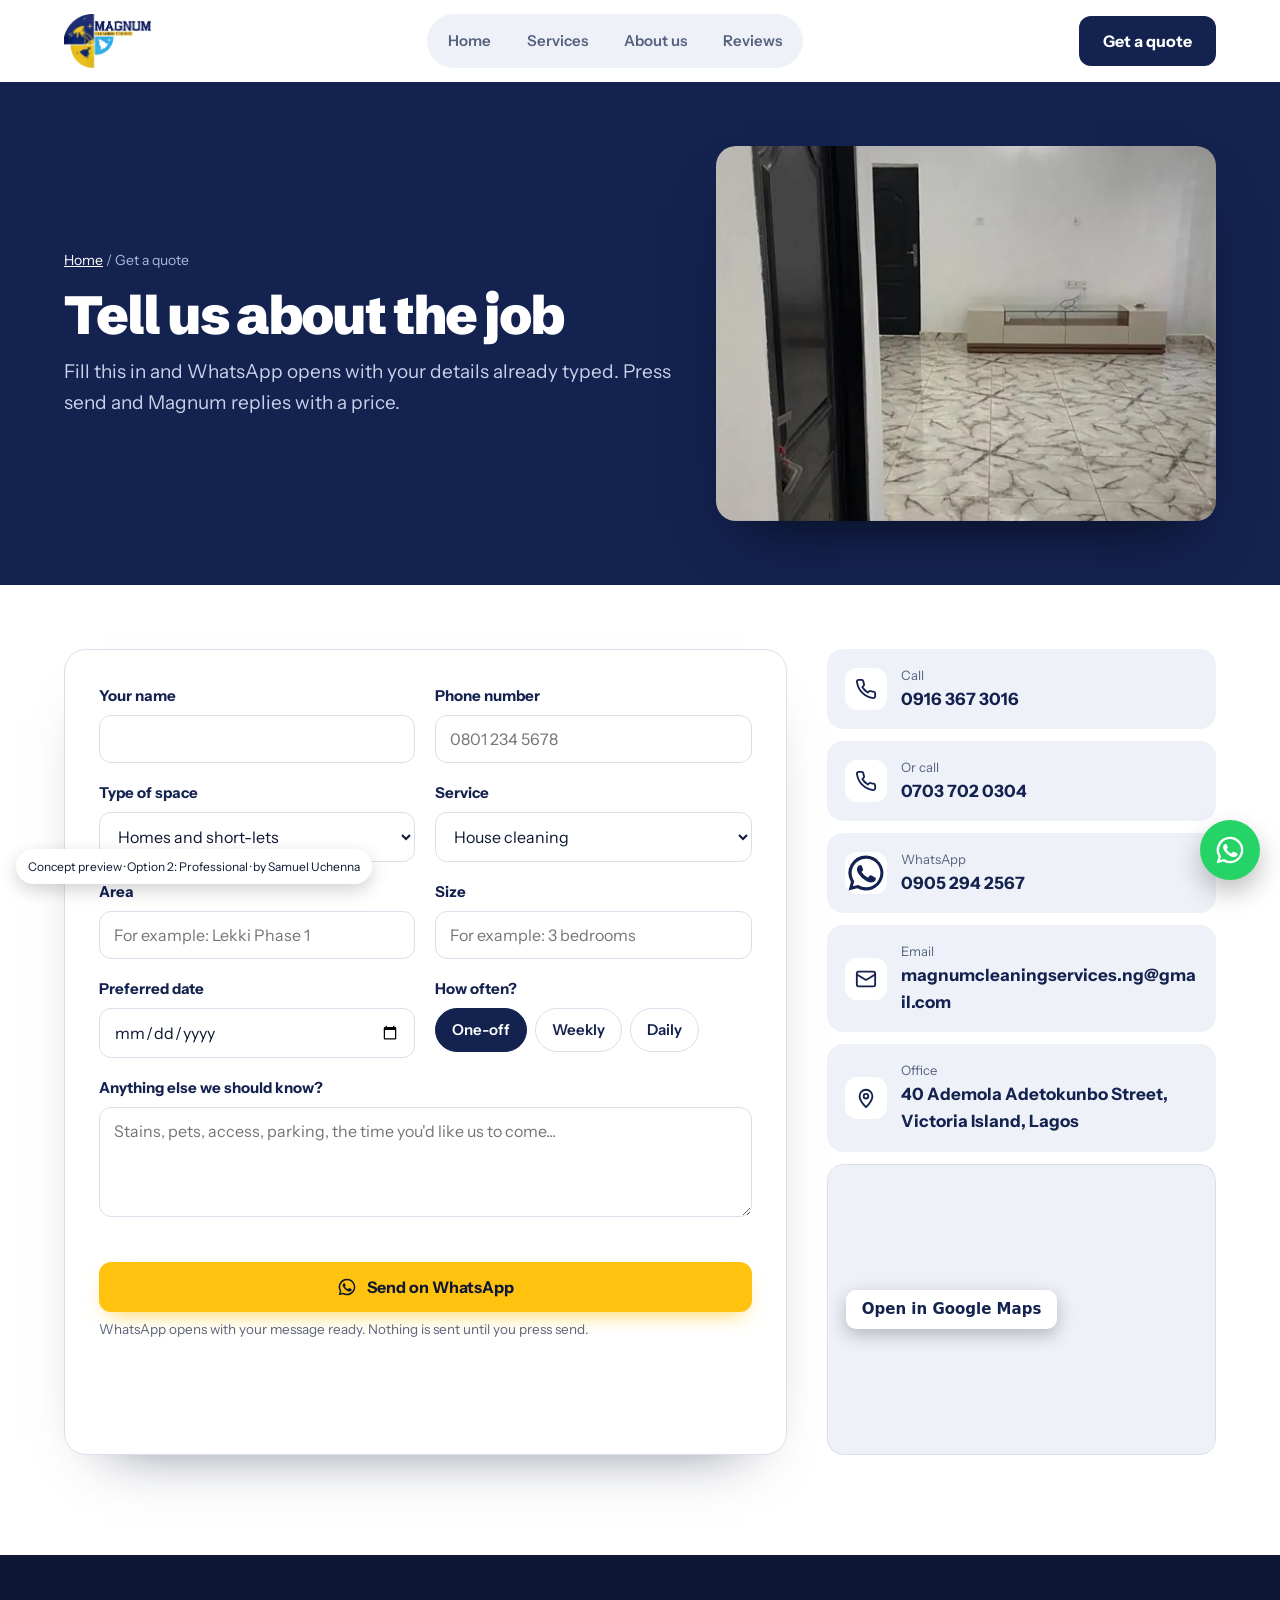
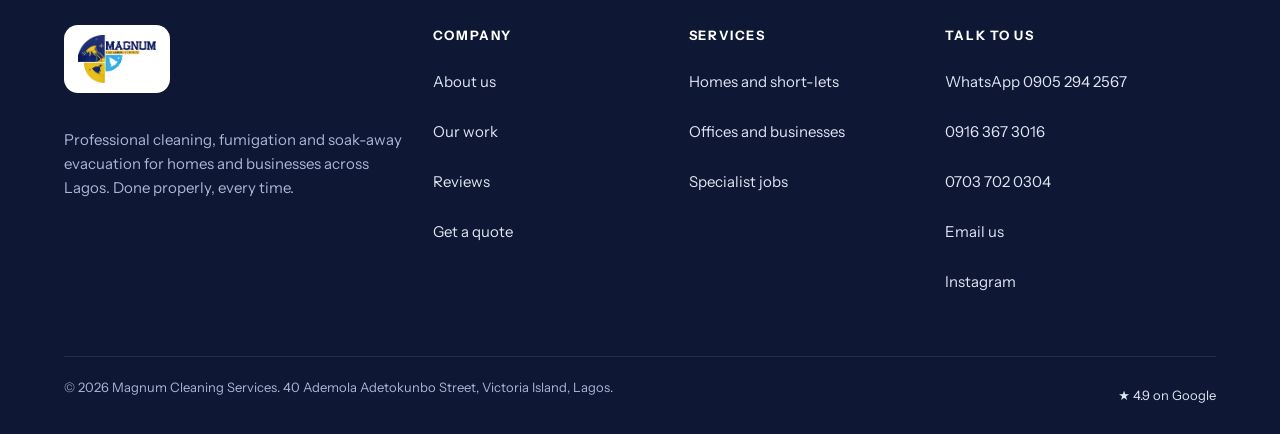
<file: 2-professional/quote.html>
<!doctype html>
<html lang="en">
<head>
<meta charset="utf-8">
<meta name="viewport" content="width=device-width, initial-scale=1">
<meta name="robots" content="noindex, nofollow">
<title>Get a quote | Magnum Cleaning Services</title>
<meta name="description" content="Tell Magnum about your space and get a price on WhatsApp.">
<link rel="icon" href="../assets/magnum-icon.webp">
<link rel="stylesheet" href="../assets/fonts/fonts.css">
<link rel="stylesheet" href="../assets/motion.css">
<link rel="stylesheet" href="style.css">
<script src="../assets/motion.js"></script>
<script src="site.js"></script>
</head>
<body>
<header class="hdr" data-header>
  <div class="wrap">
    <a class="logo" href="index.html" aria-label="Magnum Cleaning Services, home"><img width="708" height="437" src="../assets/magnum-logo.webp" alt="Magnum Cleaning Service"></a>
    <nav class="links" aria-label="Main"><a href="index.html">Home</a><a href="services.html">Services</a><a href="about.html">About us</a><a href="reviews.html">Reviews</a></nav>
    <a class="btn btn-navy shine" href="quote.html">Get a quote</a>
    <button class="menu-btn" data-menu-btn aria-label="Open menu" aria-expanded="false"><span></span></button>
  </div>
</header>
<div class="pmenu" data-menu>
  <div class="top"><span class="plate"><img loading="lazy" decoding="async" width="708" height="437" src="../assets/magnum-logo.webp" alt="Magnum Cleaning Service"></span><button class="x" data-menu-btn aria-label="Close menu">×</button></div>
  <nav aria-label="Phone menu"><a href="index.html">Home</a><a href="services.html">Services</a><a href="about.html">About us</a><a href="reviews.html">Reviews</a><a href="quote.html" aria-current=page>Get a quote</a></nav>
  <div class="acts"><a class="btn btn-gold" href="https://wa.me/2349052942567" target="_blank" rel="noopener"><svg viewBox="0 0 24 24" fill="currentColor" aria-hidden="true"><path d="M12 2a10 10 0 0 0-8.6 15.1L2 22l5-1.3A10 10 0 1 0 12 2zm0 18.2a8.2 8.2 0 0 1-4.2-1.2l-.3-.2-3 .8.8-2.9-.2-.3A8.2 8.2 0 1 1 12 20.2zm4.5-6.1c-.2-.1-1.5-.7-1.7-.8s-.4-.1-.6.1-.7.8-.8 1-.3.2-.5.1a6.7 6.7 0 0 1-3.3-2.9c-.3-.4.3-.4.7-1.3a.5.5 0 0 0 0-.5c0-.1-.6-1.4-.8-1.9s-.4-.4-.6-.4h-.5a1 1 0 0 0-.7.3 3 3 0 0 0-.9 2.2 5.2 5.2 0 0 0 1.1 2.7 11.8 11.8 0 0 0 4.5 4c1.7.7 2.3.8 3.2.6a2.7 2.7 0 0 0 1.8-1.2 2.2 2.2 0 0 0 .2-1.3c-.1-.1-.3-.2-.5-.3z"/></svg> WhatsApp 0905 294 2567</a><a class="btn btn-ghost" href="tel:+2349163673016">Call 0916 367 3016</a></div>
</div>
<main>
<section class="phero" style="padding:0"><div class="wrap">
  <div data-reveal><div class="crumb"><a href="index.html">Home</a> / Get a quote</div><h1>Tell us about the job</h1><p>Fill this in and WhatsApp opens with your details already typed. Press send and Magnum replies with a price.</p></div>
  <figure data-reveal><img loading="lazy" decoding="async" width="655" height="694" class="slowzoom" src="../assets/real/after-living.webp" alt="A living room cleaned by Magnum"></figure>
</div></section>
<div class="wrap qwrap">
  <div class="qcard" data-reveal>
  <form id="quote" novalidate>
    <div class="field"><label for="name">Your name</label><input id="name" name="name" autocomplete="name"></div>
    <div class="field"><label for="phone">Phone number</label><input id="phone" name="phone" type="tel" autocomplete="tel" placeholder="0801 234 5678"></div>
    <div class="field"><label for="space">Type of space</label><select id="space" name="space"><option>Homes and short-lets</option><option>Offices</option><option>Estates</option><option>Hospitals and clinics</option><option>New builds</option><option>Shop or showroom</option><option>Other</option></select></div>
    <div class="field"><label for="service">Service</label><select id="service" name="service"><option>House cleaning</option><option>Deep cleaning</option><option>Move-in and move-out</option><option>Sofa, rug and mattress</option><option>Carpet and upholstery</option><option>Window cleaning</option><option>Office cleaning</option><option>Retail and shop cleaning</option><option>Hospital cleaning</option><option>Estate cleaning</option><option>Floor and surface care</option><option>Disinfection and sanitisation</option><option>Post-construction cleaning</option><option>Fumigation</option><option>Soak-away evacuation</option><option>Pressure washing</option><option>Gardening and environmental care</option><option>Car cleaning and vacuuming</option></select></div>
    <div class="field"><label for="area">Area</label><input id="area" name="area" placeholder="For example: Lekki Phase 1"></div>
    <div class="field"><label for="size">Size</label><input id="size" name="size" placeholder="For example: 3 bedrooms"></div>
    <div class="field"><label for="date">Preferred date</label><input id="date" name="date" type="date"></div>
    <div class="field"><span class="lbl">How often?</span>
      <div class="seg" role="radiogroup" aria-label="How often">
        <label><input type="radio" name="often" value="One-off" checked><span>One-off</span></label>
        <label><input type="radio" name="often" value="Weekly"><span>Weekly</span></label>
        <label><input type="radio" name="often" value="Daily"><span>Daily</span></label>
      </div></div>
    <div class="field full"><label for="notes">Anything else we should know?</label><textarea id="notes" name="notes" placeholder="Stains, pets, access, parking, the time you'd like us to come..."></textarea></div>
    <div class="field full"><p class="err" role="alert"></p><button class="btn btn-gold shine" type="submit"><svg viewBox="0 0 24 24" fill="currentColor" aria-hidden="true"><path d="M12 2a10 10 0 0 0-8.6 15.1L2 22l5-1.3A10 10 0 1 0 12 2zm0 18.2a8.2 8.2 0 0 1-4.2-1.2l-.3-.2-3 .8.8-2.9-.2-.3A8.2 8.2 0 1 1 12 20.2zm4.5-6.1c-.2-.1-1.5-.7-1.7-.8s-.4-.1-.6.1-.7.8-.8 1-.3.2-.5.1a6.7 6.7 0 0 1-3.3-2.9c-.3-.4.3-.4.7-1.3a.5.5 0 0 0 0-.5c0-.1-.6-1.4-.8-1.9s-.4-.4-.6-.4h-.5a1 1 0 0 0-.7.3 3 3 0 0 0-.9 2.2 5.2 5.2 0 0 0 1.1 2.7 11.8 11.8 0 0 0 4.5 4c1.7.7 2.3.8 3.2.6a2.7 2.7 0 0 0 1.8-1.2 2.2 2.2 0 0 0 .2-1.3c-.1-.1-.3-.2-.5-.3z"/></svg> Send on WhatsApp</button>
      <span class="hint">WhatsApp opens with your message ready. Nothing is sent until you press send.</span></div>
    <p class="done" role="status">WhatsApp should now be open with your details. If it didn't open, call 0916 367 3016.</p>
  </form>
  </div>
  <aside class="aside" data-reveal>
    <a href="tel:+2349163673016"><span class="ic"><svg class="i" viewBox="0 0 24 24" fill="none" stroke="currentColor" stroke-width="2" stroke-linecap="round" stroke-linejoin="round" aria-hidden="true"><path d="M22 16.9v3a2 2 0 0 1-2.2 2 19.8 19.8 0 0 1-8.6-3.1 19.5 19.5 0 0 1-6-6A19.8 19.8 0 0 1 2.1 4.2 2 2 0 0 1 4.1 2h3a2 2 0 0 1 2 1.7c.1 1 .4 1.9.7 2.8a2 2 0 0 1-.5 2.1L8 9.9a16 16 0 0 0 6 6l1.3-1.3a2 2 0 0 1 2.1-.4c.9.3 1.8.6 2.8.7a2 2 0 0 1 1.7 2z"/></svg></span><span><small>Call</small><b>0916 367 3016</b></span></a>
    <a href="tel:+2347037020304"><span class="ic"><svg class="i" viewBox="0 0 24 24" fill="none" stroke="currentColor" stroke-width="2" stroke-linecap="round" stroke-linejoin="round" aria-hidden="true"><path d="M22 16.9v3a2 2 0 0 1-2.2 2 19.8 19.8 0 0 1-8.6-3.1 19.5 19.5 0 0 1-6-6A19.8 19.8 0 0 1 2.1 4.2 2 2 0 0 1 4.1 2h3a2 2 0 0 1 2 1.7c.1 1 .4 1.9.7 2.8a2 2 0 0 1-.5 2.1L8 9.9a16 16 0 0 0 6 6l1.3-1.3a2 2 0 0 1 2.1-.4c.9.3 1.8.6 2.8.7a2 2 0 0 1 1.7 2z"/></svg></span><span><small>Or call</small><b>0703 702 0304</b></span></a>
    <a href="https://wa.me/2349052942567" target="_blank" rel="noopener"><span class="ic"><svg viewBox="0 0 24 24" fill="currentColor" aria-hidden="true"><path d="M12 2a10 10 0 0 0-8.6 15.1L2 22l5-1.3A10 10 0 1 0 12 2zm0 18.2a8.2 8.2 0 0 1-4.2-1.2l-.3-.2-3 .8.8-2.9-.2-.3A8.2 8.2 0 1 1 12 20.2zm4.5-6.1c-.2-.1-1.5-.7-1.7-.8s-.4-.1-.6.1-.7.8-.8 1-.3.2-.5.1a6.7 6.7 0 0 1-3.3-2.9c-.3-.4.3-.4.7-1.3a.5.5 0 0 0 0-.5c0-.1-.6-1.4-.8-1.9s-.4-.4-.6-.4h-.5a1 1 0 0 0-.7.3 3 3 0 0 0-.9 2.2 5.2 5.2 0 0 0 1.1 2.7 11.8 11.8 0 0 0 4.5 4c1.7.7 2.3.8 3.2.6a2.7 2.7 0 0 0 1.8-1.2 2.2 2.2 0 0 0 .2-1.3c-.1-.1-.3-.2-.5-.3z"/></svg></span><span><small>WhatsApp</small><b>0905 294 2567</b></span></a>
    <a href="mailto:magnumcleaningservices.ng@gmail.com"><span class="ic"><svg class="i" viewBox="0 0 24 24" fill="none" stroke="currentColor" stroke-width="2" stroke-linecap="round" stroke-linejoin="round" aria-hidden="true"><rect x="2" y="4" width="20" height="16" rx="2"/><path d="m22 7-10 6L2 7"/></svg></span><span><small>Email</small><b>magnumcleaningservices.ng@gmail.com</b></span></a>
    <div class="cardlet"><span class="ic"><svg class="i" viewBox="0 0 24 24" fill="none" stroke="currentColor" stroke-width="2" stroke-linecap="round" stroke-linejoin="round" aria-hidden="true"><path d="M12 22s7-7.2 7-12a7 7 0 0 0-14 0c0 4.8 7 12 7 12z"/><circle cx="12" cy="10" r="2.5"/></svg></span><span><small>Office</small><b>40 Ademola Adetokunbo Street, Victoria Island, Lagos</b></span></div>
    <div class="mapbox"><a class="maplink" href="https://www.google.com/maps/search/?api=1&amp;query=Magnum+Cleaning+Services+40+Ademola+Adetokunbo+Street+Victoria+Island+Lagos" target="_blank" rel="noopener" aria-label="Open the map in Google Maps"><span>Open in Google Maps</span></a></div>
  </aside>
</div>
</main>
<footer class="foot">
  <div class="wrap">
    <div class="cols">
      <div><a class="plate" href="index.html"><img loading="lazy" decoding="async" width="708" height="437" src="../assets/magnum-logo.webp" alt="Magnum Cleaning Service"></a>
        <p style="margin-top:18px;max-width:34ch">Professional cleaning, fumigation and soak-away evacuation for homes and businesses across Lagos. Done properly, every time.</p></div>
      <div><h4>Company</h4><a href="about.html">About us</a><a href="about.html#work">Our work</a><a href="reviews.html">Reviews</a><a href="quote.html">Get a quote</a></div>
      <div><h4>Services</h4><a href="services.html#homes">Homes and short-lets</a><a href="services.html#business">Offices and businesses</a><a href="services.html#specialist">Specialist jobs</a></div>
      <div><h4>Talk to us</h4><a href="https://wa.me/2349052942567" target="_blank" rel="noopener">WhatsApp 0905 294 2567</a><a href="tel:+2349163673016">0916 367 3016</a><a href="tel:+2347037020304">0703 702 0304</a><a href="mailto:magnumcleaningservices.ng@gmail.com">Email us</a><a href="https://www.instagram.com/magnumcleanin/" target="_blank" rel="noopener">Instagram</a></div>
    </div>
    <div class="bottom"><span>© <span data-year>2026</span> Magnum Cleaning Services. 40 Ademola Adetokunbo Street, Victoria Island, Lagos.</span><a href="https://www.google.com/maps/search/?api=1&query=Magnum+Cleaning+Services+Victoria+Island+Lagos" target="_blank" rel="noopener" style="display:inline;margin:0">★ 4.9 on Google</a></div>
  </div>
</footer>
<a class="float" href="https://wa.me/2349052942567?text=Hello%20Magnum%2C%20I%27d%20like%20a%20quote." target="_blank" rel="noopener" aria-label="Chat with Magnum on WhatsApp"><svg viewBox="0 0 24 24" fill="currentColor" aria-hidden="true"><path d="M12 2a10 10 0 0 0-8.6 15.1L2 22l5-1.3A10 10 0 1 0 12 2zm0 18.2a8.2 8.2 0 0 1-4.2-1.2l-.3-.2-3 .8.8-2.9-.2-.3A8.2 8.2 0 1 1 12 20.2zm4.5-6.1c-.2-.1-1.5-.7-1.7-.8s-.4-.1-.6.1-.7.8-.8 1-.3.2-.5.1a6.7 6.7 0 0 1-3.3-2.9c-.3-.4.3-.4.7-1.3a.5.5 0 0 0 0-.5c0-.1-.6-1.4-.8-1.9s-.4-.4-.6-.4h-.5a1 1 0 0 0-.7.3 3 3 0 0 0-.9 2.2 5.2 5.2 0 0 0 1.1 2.7 11.8 11.8 0 0 0 4.5 4c1.7.7 2.3.8 3.2.6a2.7 2.7 0 0 0 1.8-1.2 2.2 2.2 0 0 0 .2-1.3c-.1-.1-.3-.2-.5-.3z"/></svg></a>
<div class="mbar"><a class="btn btn-line" href="tel:+2349163673016">Call</a><a class="btn btn-gold" href="quote.html">Get a quote</a></div>
<div class="concept">Concept preview · Option 2: Professional · by Samuel Uchenna</div>
</body>
</html>
</file>
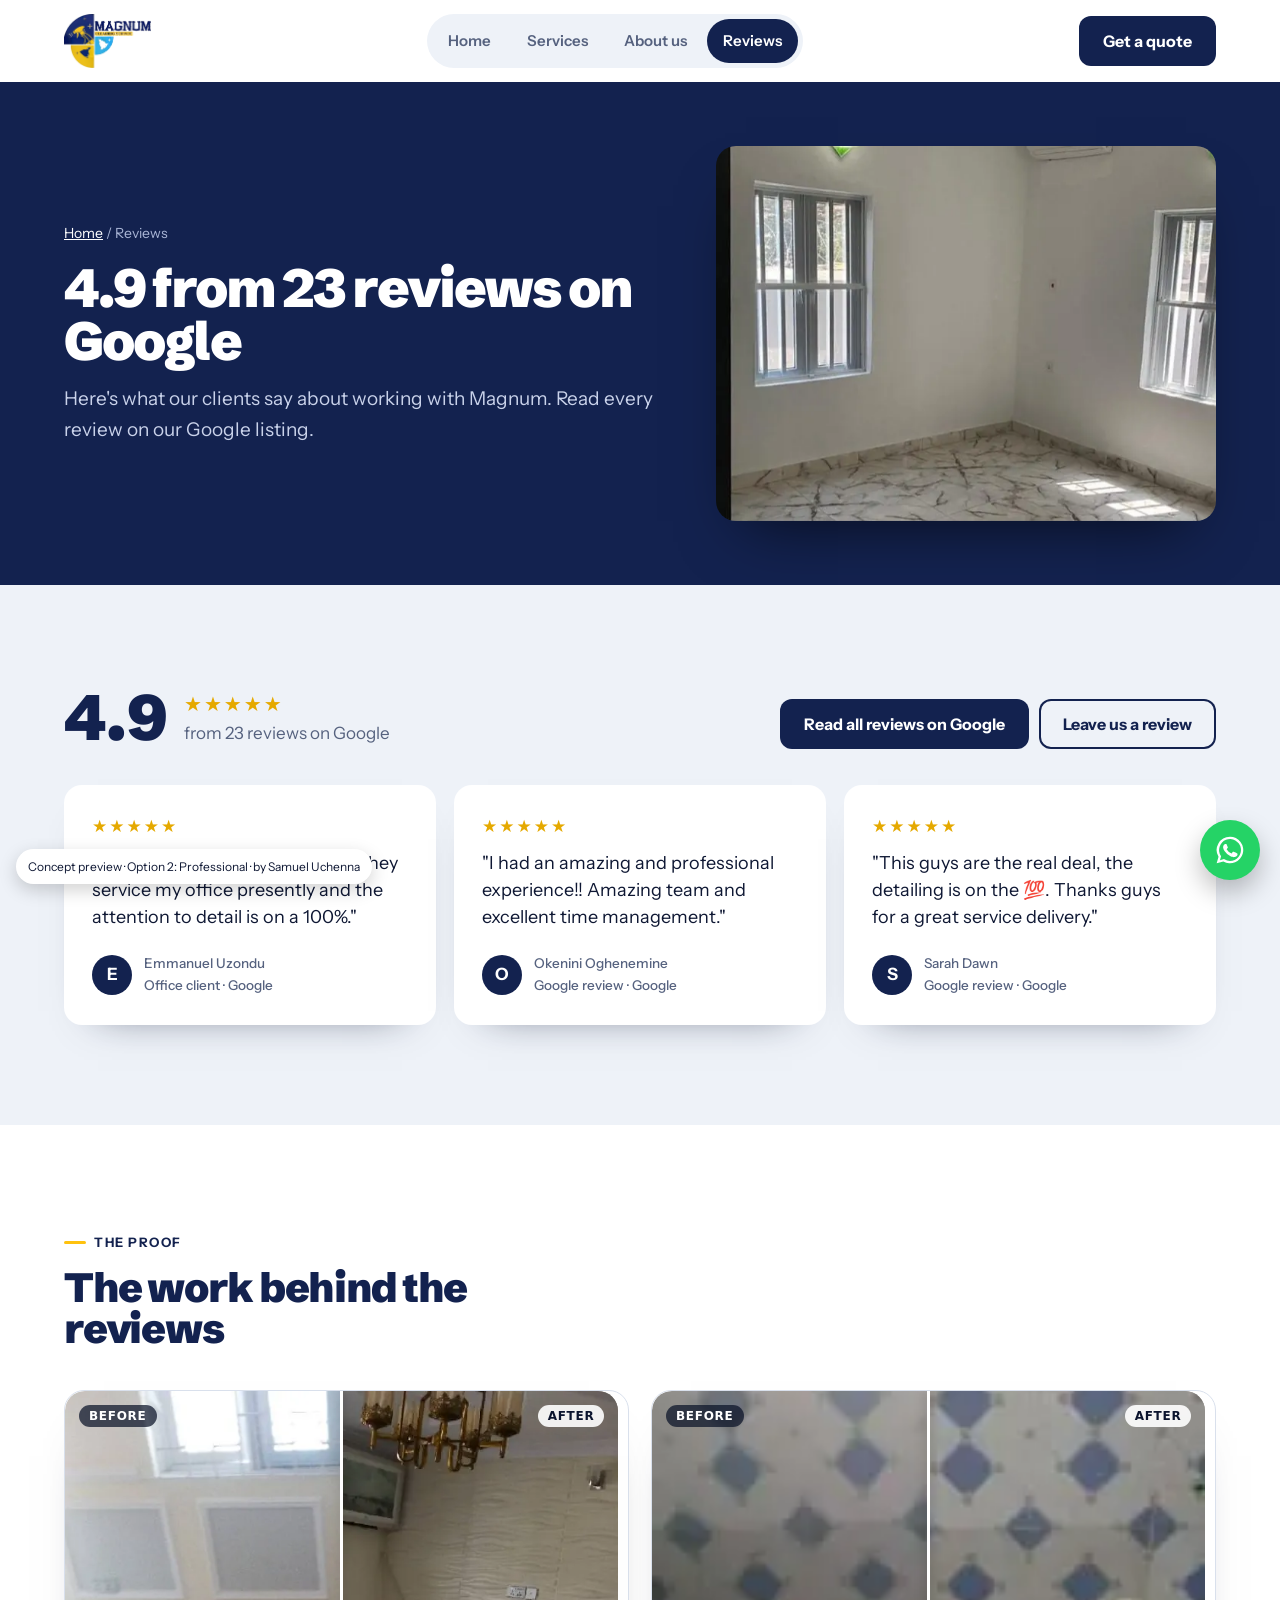
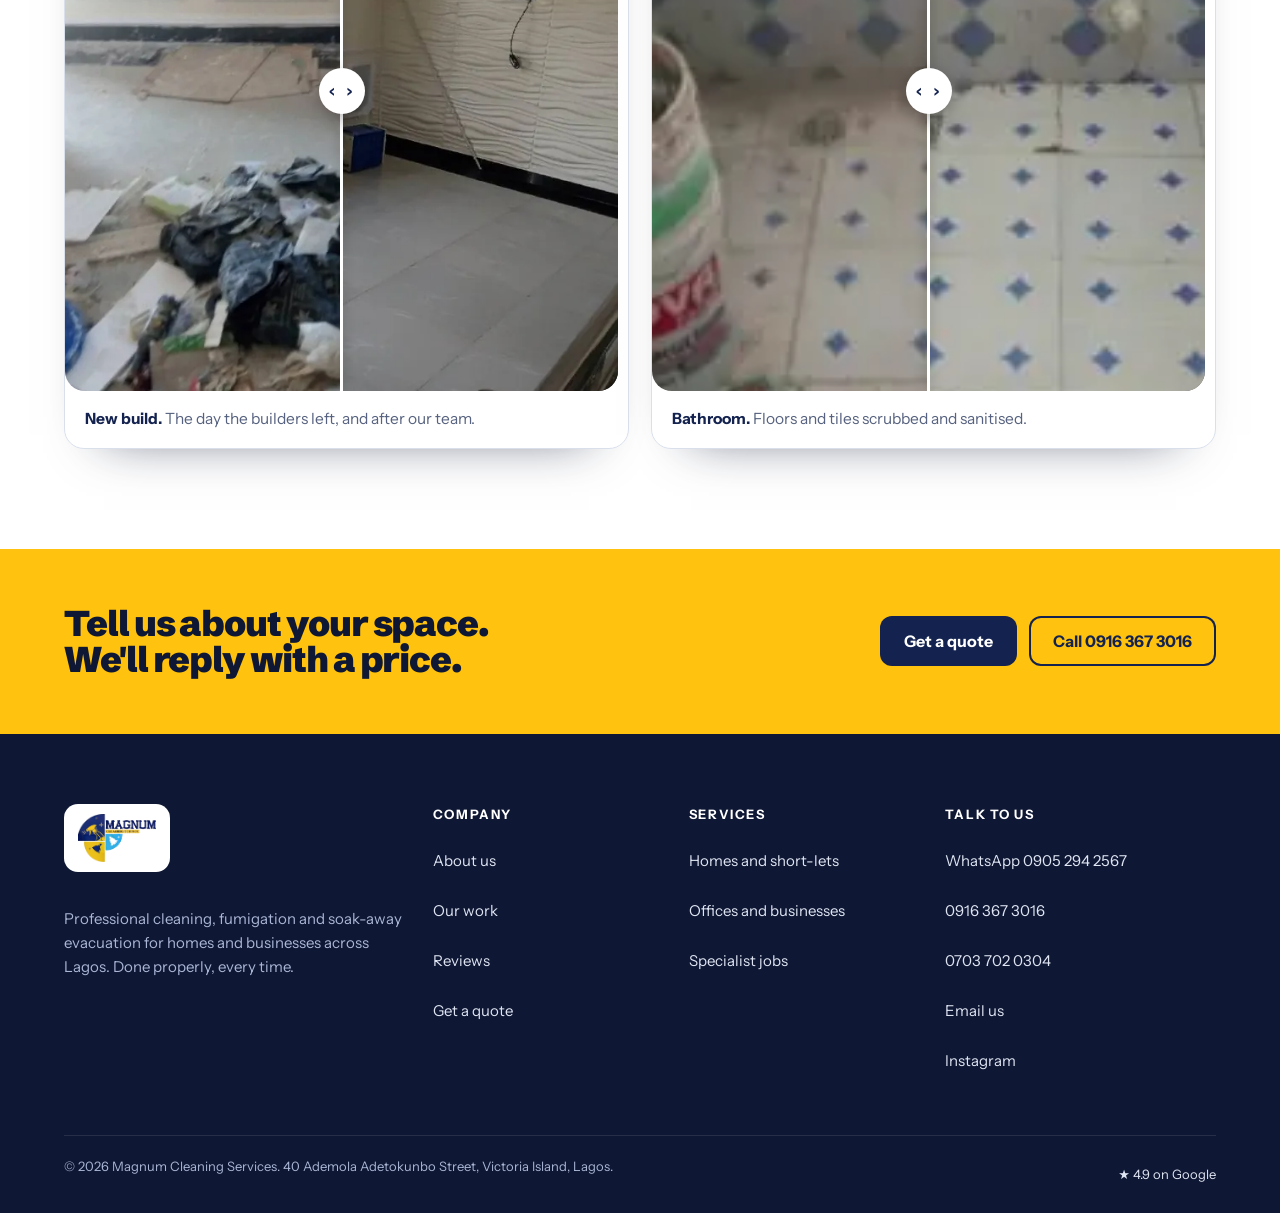
<file: 2-professional/reviews.html>
<!doctype html>
<html lang="en">
<head>
<meta charset="utf-8">
<meta name="viewport" content="width=device-width, initial-scale=1">
<meta name="robots" content="noindex, nofollow">
<title>Reviews | Magnum Cleaning Services</title>
<meta name="description" content="Magnum Cleaning Services is rated 4.9 from 23 reviews on Google.">
<link rel="icon" href="../assets/magnum-icon.webp">
<link rel="stylesheet" href="../assets/fonts/fonts.css">
<link rel="stylesheet" href="../assets/motion.css">
<link rel="stylesheet" href="style.css">
<script src="../assets/motion.js"></script>
<script src="site.js"></script>
</head>
<body>
<header class="hdr" data-header>
  <div class="wrap">
    <a class="logo" href="index.html" aria-label="Magnum Cleaning Services, home"><img width="708" height="437" src="../assets/magnum-logo.webp" alt="Magnum Cleaning Service"></a>
    <nav class="links" aria-label="Main"><a href="index.html">Home</a><a href="services.html">Services</a><a href="about.html">About us</a><a href="reviews.html" aria-current=page>Reviews</a></nav>
    <a class="btn btn-navy shine" href="quote.html">Get a quote</a>
    <button class="menu-btn" data-menu-btn aria-label="Open menu" aria-expanded="false"><span></span></button>
  </div>
</header>
<div class="pmenu" data-menu>
  <div class="top"><span class="plate"><img loading="lazy" decoding="async" width="708" height="437" src="../assets/magnum-logo.webp" alt="Magnum Cleaning Service"></span><button class="x" data-menu-btn aria-label="Close menu">×</button></div>
  <nav aria-label="Phone menu"><a href="index.html">Home</a><a href="services.html">Services</a><a href="about.html">About us</a><a href="reviews.html" aria-current=page>Reviews</a><a href="quote.html">Get a quote</a></nav>
  <div class="acts"><a class="btn btn-gold" href="https://wa.me/2349052942567" target="_blank" rel="noopener"><svg viewBox="0 0 24 24" fill="currentColor" aria-hidden="true"><path d="M12 2a10 10 0 0 0-8.6 15.1L2 22l5-1.3A10 10 0 1 0 12 2zm0 18.2a8.2 8.2 0 0 1-4.2-1.2l-.3-.2-3 .8.8-2.9-.2-.3A8.2 8.2 0 1 1 12 20.2zm4.5-6.1c-.2-.1-1.5-.7-1.7-.8s-.4-.1-.6.1-.7.8-.8 1-.3.2-.5.1a6.7 6.7 0 0 1-3.3-2.9c-.3-.4.3-.4.7-1.3a.5.5 0 0 0 0-.5c0-.1-.6-1.4-.8-1.9s-.4-.4-.6-.4h-.5a1 1 0 0 0-.7.3 3 3 0 0 0-.9 2.2 5.2 5.2 0 0 0 1.1 2.7 11.8 11.8 0 0 0 4.5 4c1.7.7 2.3.8 3.2.6a2.7 2.7 0 0 0 1.8-1.2 2.2 2.2 0 0 0 .2-1.3c-.1-.1-.3-.2-.5-.3z"/></svg> WhatsApp 0905 294 2567</a><a class="btn btn-ghost" href="tel:+2349163673016">Call 0916 367 3016</a></div>
</div>
<main>
<section class="phero" style="padding:0"><div class="wrap">
  <div data-reveal><div class="crumb"><a href="index.html">Home</a> / Reviews</div><h1>4.9 from 23 reviews on Google</h1><p>Here's what our clients say about working with Magnum. Read every review on our Google listing.</p></div>
  <figure data-reveal><img loading="lazy" decoding="async" width="655" height="694" class="slowzoom" src="../assets/real/after-bedroom.webp" alt="A bedroom cleaned by Magnum"></figure>
</div></section>
<section class="reviews">
  <div class="wrap">
    <div class="head-row" data-reveal><div class="score"><b>4.9</b><span><span class="stars" aria-hidden="true">★★★★★</span><br>from 23 reviews on Google</span></div>
      <div style="display:flex;gap:10px;flex-wrap:wrap"><a class="btn btn-navy" href="https://www.google.com/maps/search/?api=1&query=Magnum+Cleaning+Services+Victoria+Island+Lagos" target="_blank" rel="noopener">Read all reviews on Google</a><a class="btn btn-line" href="https://www.google.com/maps/search/?api=1&query=Magnum+Cleaning+Services+Victoria+Island+Lagos" target="_blank" rel="noopener">Leave us a review</a></div></div>
    <div class="rev" data-stagger><figure><div><span class="stars" aria-hidden="true">★★★★★</span><p style="margin-top:10px">"Ok so this guys are really good, they service my office presently and the attention to detail is on a 100%."</p></div><cite><i>E</i><span>Emmanuel Uzondu<span>Office client · Google</span></span></cite></figure><figure><div><span class="stars" aria-hidden="true">★★★★★</span><p style="margin-top:10px">"I had an amazing and professional experience!! Amazing team and excellent time management."</p></div><cite><i>O</i><span>Okenini Oghenemine<span>Google review · Google</span></span></cite></figure><figure><div><span class="stars" aria-hidden="true">★★★★★</span><p style="margin-top:10px">"This guys are the real deal, the detailing is on the 💯. Thanks guys for a great service delivery."</p></div><cite><i>S</i><span>Sarah Dawn<span>Google review · Google</span></span></cite></figure></div>
  </div>
</section>
<section>
  <div class="wrap">
    <div data-reveal><span class="eyebrow">The proof</span><h2>The work behind the reviews</h2></div>
    <div class="ba-grid" data-stagger>
      <div class="ba-card"><div class="ba" data-ba>
      <img width="653" height="708" src="../assets/real/before-room.webp" alt="A room full of building rubbish" loading="lazy">
      <div class="ba-after"><img width="653" height="708" src="../assets/real/after-room.webp" alt="The same room after cleaning" loading="lazy"></div>
      <span class="ba-line" aria-hidden="true"></span><span class="ba-tag b">Before</span><span class="ba-tag a">After</span>
      <input type="range" min="0" max="100" value="50" aria-label="Drag to compare before and after">
    </div><p><b>New build.</b> The day the builders left, and after our team.</p></div>
      <div class="ba-card"><div class="ba" data-ba>
      <img width="194" height="425" src="../assets/real/before-bathroom.webp" alt="A dirty bathroom floor" loading="lazy">
      <div class="ba-after"><img width="194" height="425" src="../assets/real/after-bathroom.webp" alt="The same bathroom after cleaning" loading="lazy"></div>
      <span class="ba-line" aria-hidden="true"></span><span class="ba-tag b">Before</span><span class="ba-tag a">After</span>
      <input type="range" min="0" max="100" value="50" aria-label="Drag to compare before and after">
    </div><p><b>Bathroom.</b> Floors and tiles scrubbed and sanitised.</p></div>
    </div>
  </div>
</section>
<div class="band"><div class="wrap">
  <h2>Tell us about your space. We'll reply with a price.</h2>
  <div style="display:flex;gap:12px;flex-wrap:wrap"><a class="btn btn-navy shine" href="quote.html">Get a quote</a><a class="btn btn-line" href="tel:+2349163673016">Call 0916 367 3016</a></div>
</div></div>
</main>
<footer class="foot">
  <div class="wrap">
    <div class="cols">
      <div><a class="plate" href="index.html"><img loading="lazy" decoding="async" width="708" height="437" src="../assets/magnum-logo.webp" alt="Magnum Cleaning Service"></a>
        <p style="margin-top:18px;max-width:34ch">Professional cleaning, fumigation and soak-away evacuation for homes and businesses across Lagos. Done properly, every time.</p></div>
      <div><h4>Company</h4><a href="about.html">About us</a><a href="about.html#work">Our work</a><a href="reviews.html">Reviews</a><a href="quote.html">Get a quote</a></div>
      <div><h4>Services</h4><a href="services.html#homes">Homes and short-lets</a><a href="services.html#business">Offices and businesses</a><a href="services.html#specialist">Specialist jobs</a></div>
      <div><h4>Talk to us</h4><a href="https://wa.me/2349052942567" target="_blank" rel="noopener">WhatsApp 0905 294 2567</a><a href="tel:+2349163673016">0916 367 3016</a><a href="tel:+2347037020304">0703 702 0304</a><a href="mailto:magnumcleaningservices.ng@gmail.com">Email us</a><a href="https://www.instagram.com/magnumcleanin/" target="_blank" rel="noopener">Instagram</a></div>
    </div>
    <div class="bottom"><span>© <span data-year>2026</span> Magnum Cleaning Services. 40 Ademola Adetokunbo Street, Victoria Island, Lagos.</span><a href="https://www.google.com/maps/search/?api=1&query=Magnum+Cleaning+Services+Victoria+Island+Lagos" target="_blank" rel="noopener" style="display:inline;margin:0">★ 4.9 on Google</a></div>
  </div>
</footer>
<a class="float" href="https://wa.me/2349052942567?text=Hello%20Magnum%2C%20I%27d%20like%20a%20quote." target="_blank" rel="noopener" aria-label="Chat with Magnum on WhatsApp"><svg viewBox="0 0 24 24" fill="currentColor" aria-hidden="true"><path d="M12 2a10 10 0 0 0-8.6 15.1L2 22l5-1.3A10 10 0 1 0 12 2zm0 18.2a8.2 8.2 0 0 1-4.2-1.2l-.3-.2-3 .8.8-2.9-.2-.3A8.2 8.2 0 1 1 12 20.2zm4.5-6.1c-.2-.1-1.5-.7-1.7-.8s-.4-.1-.6.1-.7.8-.8 1-.3.2-.5.1a6.7 6.7 0 0 1-3.3-2.9c-.3-.4.3-.4.7-1.3a.5.5 0 0 0 0-.5c0-.1-.6-1.4-.8-1.9s-.4-.4-.6-.4h-.5a1 1 0 0 0-.7.3 3 3 0 0 0-.9 2.2 5.2 5.2 0 0 0 1.1 2.7 11.8 11.8 0 0 0 4.5 4c1.7.7 2.3.8 3.2.6a2.7 2.7 0 0 0 1.8-1.2 2.2 2.2 0 0 0 .2-1.3c-.1-.1-.3-.2-.5-.3z"/></svg></a>
<div class="mbar"><a class="btn btn-line" href="tel:+2349163673016">Call</a><a class="btn btn-gold" href="quote.html">Get a quote</a></div>
<div class="concept">Concept preview · Option 2: Professional · by Samuel Uchenna</div>
</body>
</html>
</file>
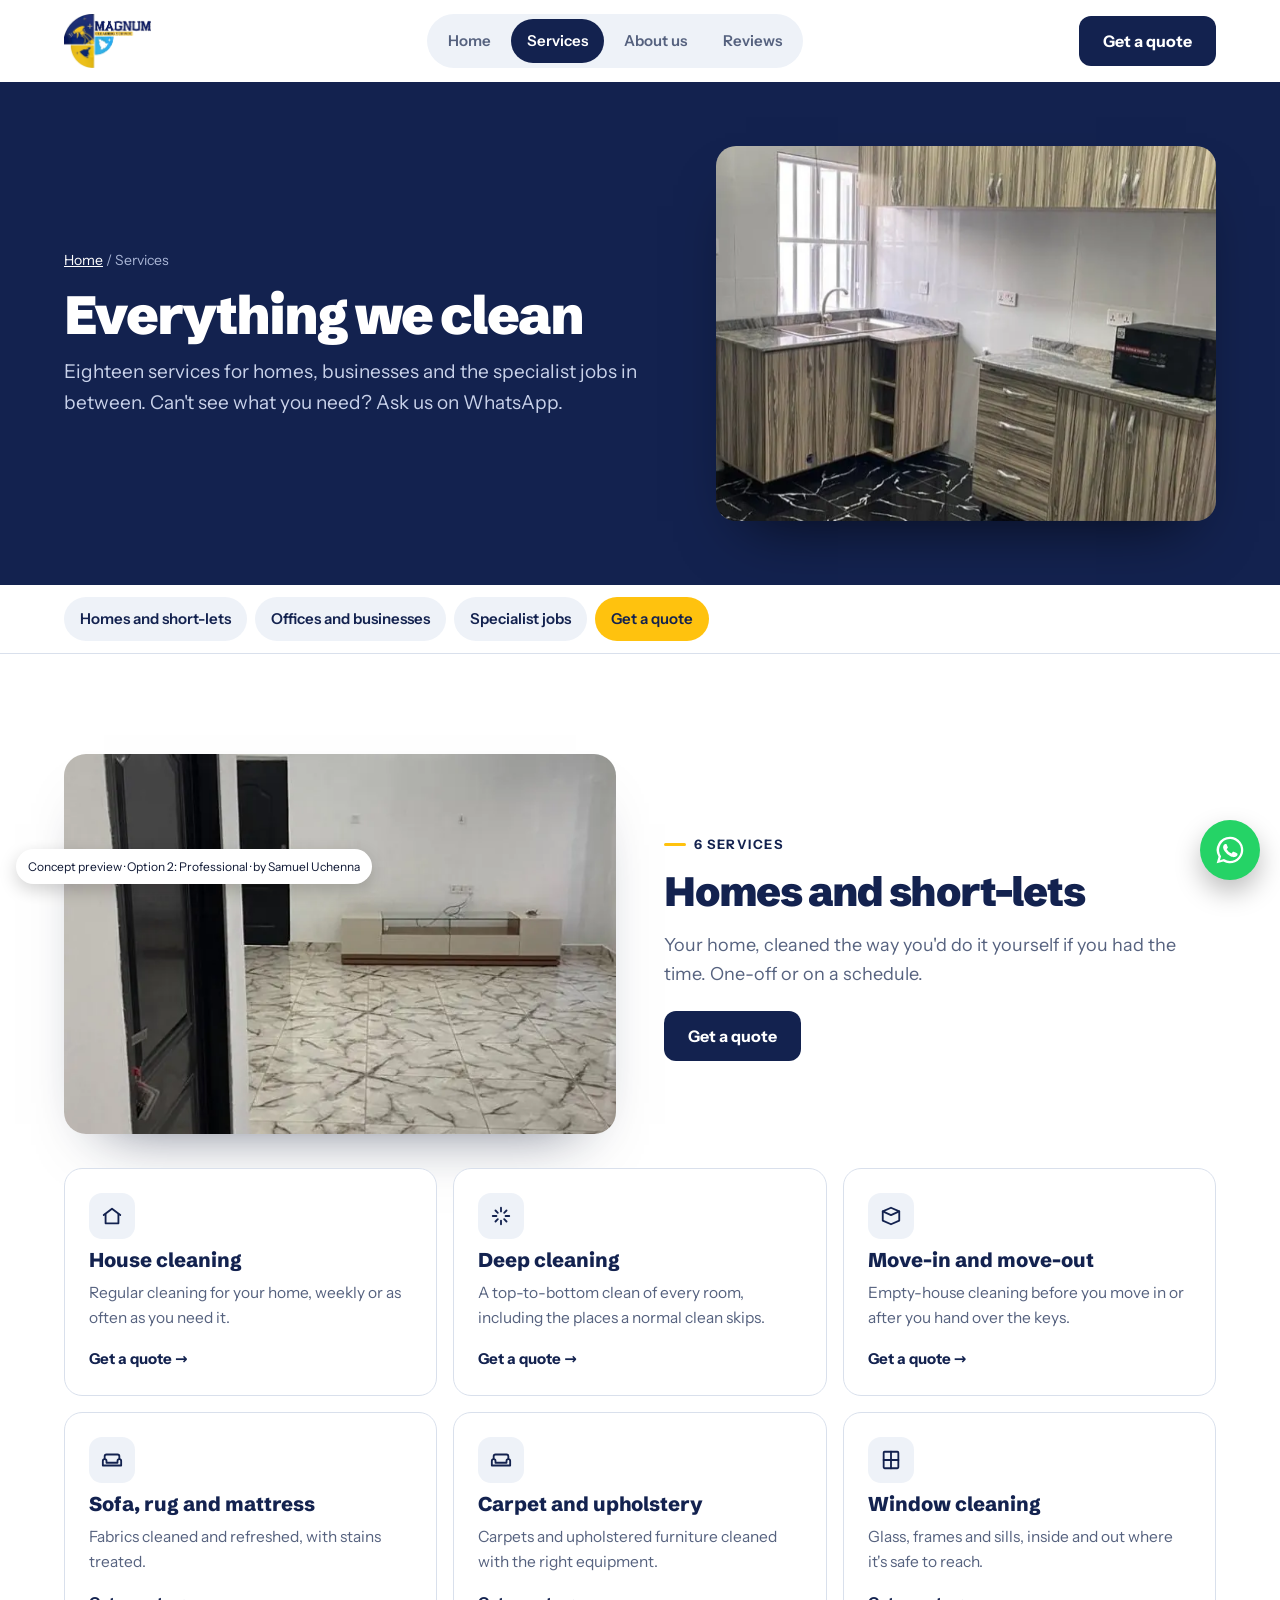
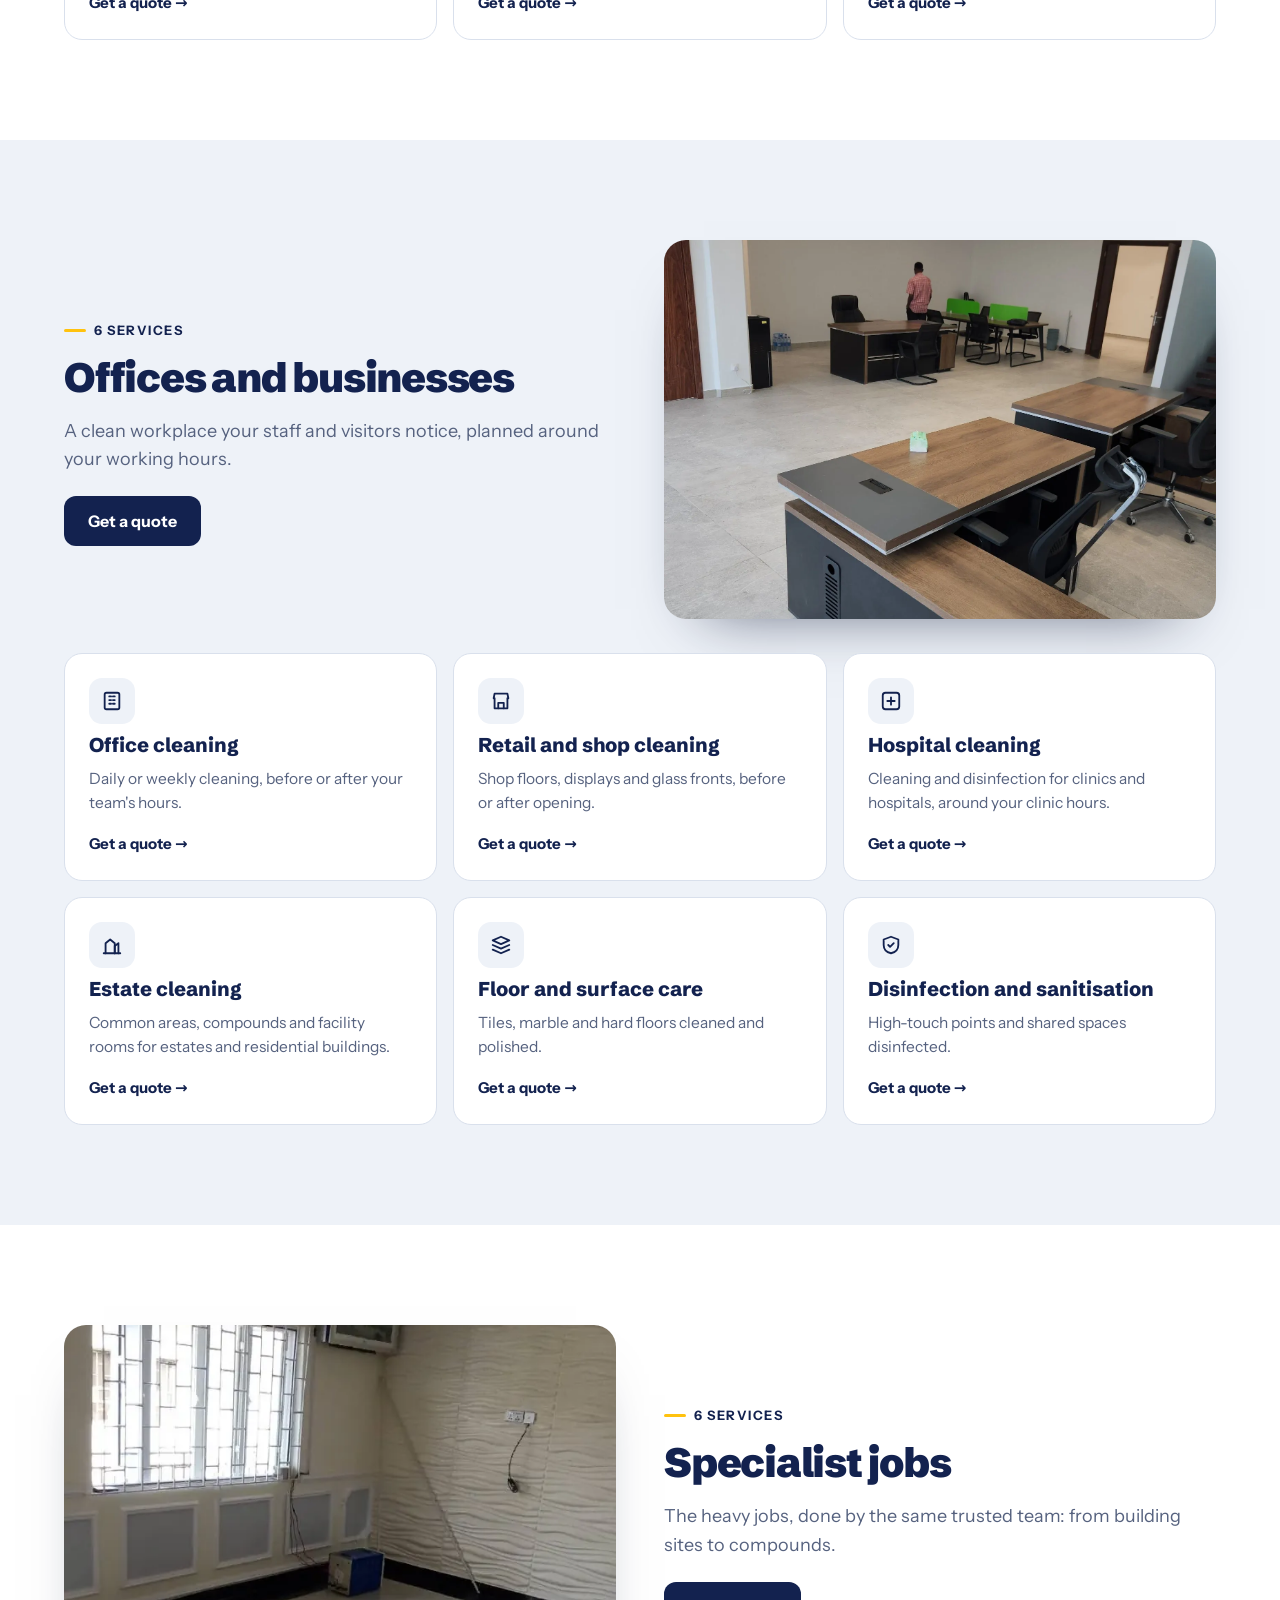
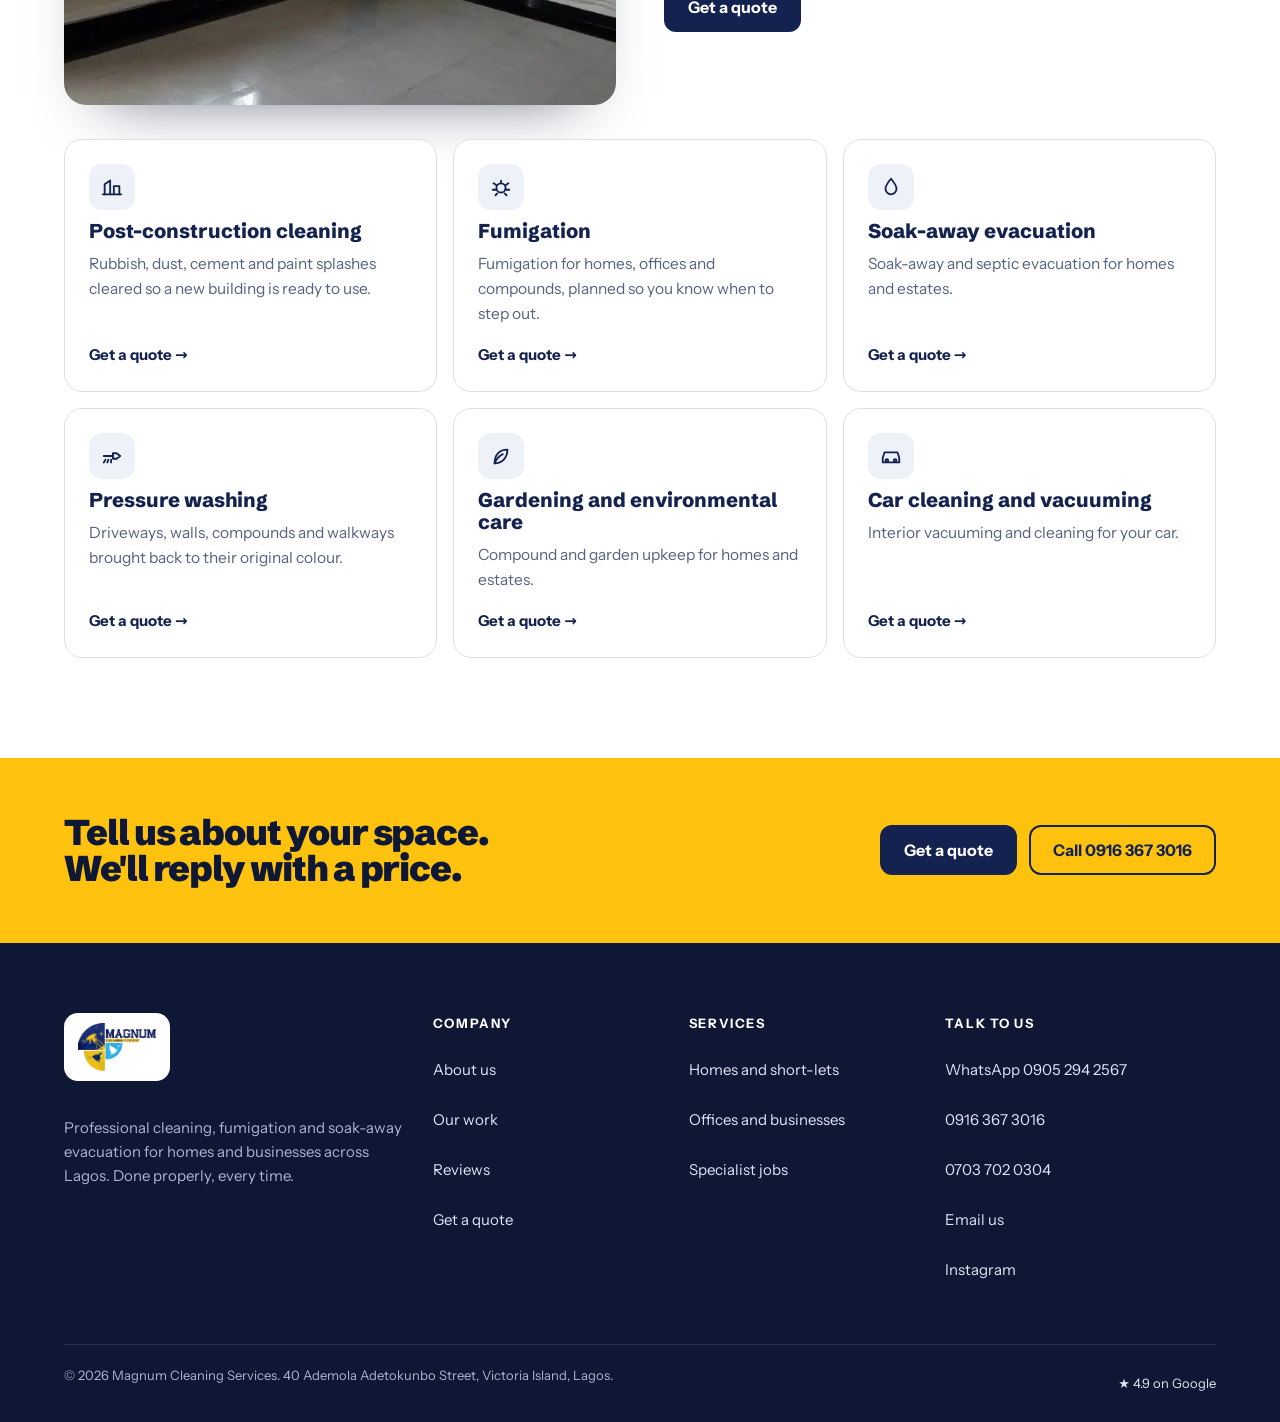
<file: 2-professional/services.html>
<!doctype html>
<html lang="en">
<head>
<meta charset="utf-8">
<meta name="viewport" content="width=device-width, initial-scale=1">
<meta name="robots" content="noindex, nofollow">
<title>Services | Magnum Cleaning Services, Lagos</title>
<meta name="description" content="House, office, estate, hospital and post-construction cleaning, fumigation, soak-away evacuation and pressure washing in Lagos.">
<link rel="icon" href="../assets/magnum-icon.webp">
<link rel="stylesheet" href="../assets/fonts/fonts.css">
<link rel="stylesheet" href="../assets/motion.css">
<link rel="stylesheet" href="style.css">
<script src="../assets/motion.js"></script>
<script src="site.js"></script>
</head>
<body>
<header class="hdr" data-header>
  <div class="wrap">
    <a class="logo" href="index.html" aria-label="Magnum Cleaning Services, home"><img width="708" height="437" src="../assets/magnum-logo.webp" alt="Magnum Cleaning Service"></a>
    <nav class="links" aria-label="Main"><a href="index.html">Home</a><a href="services.html" aria-current=page>Services</a><a href="about.html">About us</a><a href="reviews.html">Reviews</a></nav>
    <a class="btn btn-navy shine" href="quote.html">Get a quote</a>
    <button class="menu-btn" data-menu-btn aria-label="Open menu" aria-expanded="false"><span></span></button>
  </div>
</header>
<div class="pmenu" data-menu>
  <div class="top"><span class="plate"><img loading="lazy" decoding="async" width="708" height="437" src="../assets/magnum-logo.webp" alt="Magnum Cleaning Service"></span><button class="x" data-menu-btn aria-label="Close menu">×</button></div>
  <nav aria-label="Phone menu"><a href="index.html">Home</a><a href="services.html" aria-current=page>Services</a><a href="about.html">About us</a><a href="reviews.html">Reviews</a><a href="quote.html">Get a quote</a></nav>
  <div class="acts"><a class="btn btn-gold" href="https://wa.me/2349052942567" target="_blank" rel="noopener"><svg viewBox="0 0 24 24" fill="currentColor" aria-hidden="true"><path d="M12 2a10 10 0 0 0-8.6 15.1L2 22l5-1.3A10 10 0 1 0 12 2zm0 18.2a8.2 8.2 0 0 1-4.2-1.2l-.3-.2-3 .8.8-2.9-.2-.3A8.2 8.2 0 1 1 12 20.2zm4.5-6.1c-.2-.1-1.5-.7-1.7-.8s-.4-.1-.6.1-.7.8-.8 1-.3.2-.5.1a6.7 6.7 0 0 1-3.3-2.9c-.3-.4.3-.4.7-1.3a.5.5 0 0 0 0-.5c0-.1-.6-1.4-.8-1.9s-.4-.4-.6-.4h-.5a1 1 0 0 0-.7.3 3 3 0 0 0-.9 2.2 5.2 5.2 0 0 0 1.1 2.7 11.8 11.8 0 0 0 4.5 4c1.7.7 2.3.8 3.2.6a2.7 2.7 0 0 0 1.8-1.2 2.2 2.2 0 0 0 .2-1.3c-.1-.1-.3-.2-.5-.3z"/></svg> WhatsApp 0905 294 2567</a><a class="btn btn-ghost" href="tel:+2349163673016">Call 0916 367 3016</a></div>
</div>
<main>
<section class="phero" style="padding:0"><div class="wrap">
  <div data-reveal><div class="crumb"><a href="index.html">Home</a> / Services</div><h1>Everything we clean</h1><p>Eighteen services for homes, businesses and the specialist jobs in between. Can't see what you need? Ask us on WhatsApp.</p></div>
  <figure data-reveal><img loading="lazy" decoding="async" width="655" height="694" class="slowzoom" src="../assets/real/after-kitchen.webp" alt="A kitchen cleaned by Magnum"></figure>
</div></section>
<nav class="catnav" aria-label="Service groups"><div class="wrap"><a href="#homes">Homes and short-lets</a><a href="#business">Offices and businesses</a><a href="#specialist">Specialist jobs</a><a href="quote.html" style="background:var(--gold)">Get a quote</a></div></nav>
<section class="cat" id="homes"><div class="wrap">
  <div class="cat-intro"><figure data-reveal><img width="655" height="694" src="../assets/real/after-living.webp" alt="" loading="lazy"></figure>
    <div data-reveal><span class="eyebrow">6 services</span><h2>Homes and short-lets</h2><p class="intro">Your home, cleaned the way you'd do it yourself if you had the time. One-off or on a schedule.</p>
      <a class="btn btn-navy" href="quote.html" style="margin-top:22px">Get a quote</a></div></div>
  <div class="svc-grid" data-stagger><article class="svc-card"><span class="ic"><svg class="i" viewBox="0 0 24 24" fill="none" stroke="currentColor" stroke-width="2" stroke-linecap="round" stroke-linejoin="round" aria-hidden="true"><path d="M3 11l9-7 9 7"/><path d="M5 10v10h14V10"/></svg></span><h3>House cleaning</h3><p>Regular cleaning for your home, weekly or as often as you need it.</p><a href="quote.html?service=House+cleaning">Get a quote →</a></article><article class="svc-card"><span class="ic"><svg class="i" viewBox="0 0 24 24" fill="none" stroke="currentColor" stroke-width="2" stroke-linecap="round" stroke-linejoin="round" aria-hidden="true"><path d="M12 3v4M12 17v4M3 12h4M17 12h4M6 6l2.5 2.5M15.5 15.5L18 18M6 18l2.5-2.5M15.5 8.5L18 6"/></svg></span><h3>Deep cleaning</h3><p>A top-to-bottom clean of every room, including the places a normal clean skips.</p><a href="quote.html?service=Deep+cleaning">Get a quote →</a></article><article class="svc-card"><span class="ic"><svg class="i" viewBox="0 0 24 24" fill="none" stroke="currentColor" stroke-width="2" stroke-linecap="round" stroke-linejoin="round" aria-hidden="true"><path d="M3 7l9-4 9 4-9 4z"/><path d="M3 7v10l9 4 9-4V7"/></svg></span><h3>Move-in and move-out</h3><p>Empty-house cleaning before you move in or after you hand over the keys.</p><a href="quote.html?service=Move-in+and+move-out">Get a quote →</a></article><article class="svc-card"><span class="ic"><svg class="i" viewBox="0 0 24 24" fill="none" stroke="currentColor" stroke-width="2" stroke-linecap="round" stroke-linejoin="round" aria-hidden="true"><path d="M4 11V8a2 2 0 0 1 2-2h12a2 2 0 0 1 2 2v3"/><path d="M2 13a2 2 0 0 1 4 0v2h12v-2a2 2 0 0 1 4 0v5H2z"/></svg></span><h3>Sofa, rug and mattress</h3><p>Fabrics cleaned and refreshed, with stains treated.</p><a href="quote.html?service=Sofa,+rug+and+mattress">Get a quote →</a></article><article class="svc-card"><span class="ic"><svg class="i" viewBox="0 0 24 24" fill="none" stroke="currentColor" stroke-width="2" stroke-linecap="round" stroke-linejoin="round" aria-hidden="true"><path d="M4 11V8a2 2 0 0 1 2-2h12a2 2 0 0 1 2 2v3"/><path d="M2 13a2 2 0 0 1 4 0v2h12v-2a2 2 0 0 1 4 0v5H2z"/></svg></span><h3>Carpet and upholstery</h3><p>Carpets and upholstered furniture cleaned with the right equipment.</p><a href="quote.html?service=Carpet+and+upholstery">Get a quote →</a></article><article class="svc-card"><span class="ic"><svg class="i" viewBox="0 0 24 24" fill="none" stroke="currentColor" stroke-width="2" stroke-linecap="round" stroke-linejoin="round" aria-hidden="true"><rect x="4" y="3" width="16" height="18" rx="1"/><path d="M12 3v18M4 12h16"/></svg></span><h3>Window cleaning</h3><p>Glass, frames and sills, inside and out where it's safe to reach.</p><a href="quote.html?service=Window+cleaning">Get a quote →</a></article></div>
</div></section><section class="cat alt flip" id="business"><div class="wrap">
  <div class="cat-intro"><figure data-reveal><img width="1600" height="1600" src="../assets/office-desks.webp" alt="" loading="lazy"></figure>
    <div data-reveal><span class="eyebrow">6 services</span><h2>Offices and businesses</h2><p class="intro">A clean workplace your staff and visitors notice, planned around your working hours.</p>
      <a class="btn btn-navy" href="quote.html" style="margin-top:22px">Get a quote</a></div></div>
  <div class="svc-grid" data-stagger><article class="svc-card"><span class="ic"><svg class="i" viewBox="0 0 24 24" fill="none" stroke="currentColor" stroke-width="2" stroke-linecap="round" stroke-linejoin="round" aria-hidden="true"><rect x="4" y="3" width="16" height="18" rx="2"/><path d="M9 7h2M13 7h2M9 11h2M13 11h2M9 15h2M13 15h2"/></svg></span><h3>Office cleaning</h3><p>Daily or weekly cleaning, before or after your team's hours.</p><a href="quote.html?service=Office+cleaning">Get a quote →</a></article><article class="svc-card"><span class="ic"><svg class="i" viewBox="0 0 24 24" fill="none" stroke="currentColor" stroke-width="2" stroke-linecap="round" stroke-linejoin="round" aria-hidden="true"><path d="M4 9l1-5h14l1 5"/><path d="M5 9v11h14V9"/><path d="M9 20v-6h6v6"/></svg></span><h3>Retail and shop cleaning</h3><p>Shop floors, displays and glass fronts, before or after opening.</p><a href="quote.html?service=Retail+and+shop+cleaning">Get a quote →</a></article><article class="svc-card"><span class="ic"><svg class="i" viewBox="0 0 24 24" fill="none" stroke="currentColor" stroke-width="2" stroke-linecap="round" stroke-linejoin="round" aria-hidden="true"><rect x="3" y="3" width="18" height="18" rx="3"/><path d="M12 8v8M8 12h8"/></svg></span><h3>Hospital cleaning</h3><p>Cleaning and disinfection for clinics and hospitals, around your clinic hours.</p><a href="quote.html?service=Hospital+cleaning">Get a quote →</a></article><article class="svc-card"><span class="ic"><svg class="i" viewBox="0 0 24 24" fill="none" stroke="currentColor" stroke-width="2" stroke-linecap="round" stroke-linejoin="round" aria-hidden="true"><path d="M3 21h18"/><path d="M5 21V10l5-4 5 4v11"/><path d="M15 21v-8l4-3v11"/></svg></span><h3>Estate cleaning</h3><p>Common areas, compounds and facility rooms for estates and residential buildings.</p><a href="quote.html?service=Estate+cleaning">Get a quote →</a></article><article class="svc-card"><span class="ic"><svg class="i" viewBox="0 0 24 24" fill="none" stroke="currentColor" stroke-width="2" stroke-linecap="round" stroke-linejoin="round" aria-hidden="true"><path d="M3 17l9 4 9-4"/><path d="M3 12l9 4 9-4"/><path d="M3 7l9 4 9-4-9-4z"/></svg></span><h3>Floor and surface care</h3><p>Tiles, marble and hard floors cleaned and polished.</p><a href="quote.html?service=Floor+and+surface+care">Get a quote →</a></article><article class="svc-card"><span class="ic"><svg class="i" viewBox="0 0 24 24" fill="none" stroke="currentColor" stroke-width="2" stroke-linecap="round" stroke-linejoin="round" aria-hidden="true"><path d="M12 3l8 3v6c0 5-3.5 8-8 9-4.5-1-8-4-8-9V6z"/><path d="M9 12l2 2 4-4"/></svg></span><h3>Disinfection and sanitisation</h3><p>High-touch points and shared spaces disinfected.</p><a href="quote.html?service=Disinfection+and+sanitisation">Get a quote →</a></article></div>
</div></section><section class="cat" id="specialist"><div class="wrap">
  <div class="cat-intro"><figure data-reveal><img width="653" height="708" src="../assets/real/after-room.webp" alt="" loading="lazy"></figure>
    <div data-reveal><span class="eyebrow">6 services</span><h2>Specialist jobs</h2><p class="intro">The heavy jobs, done by the same trusted team: from building sites to compounds.</p>
      <a class="btn btn-navy" href="quote.html" style="margin-top:22px">Get a quote</a></div></div>
  <div class="svc-grid" data-stagger><article class="svc-card"><span class="ic"><svg class="i" viewBox="0 0 24 24" fill="none" stroke="currentColor" stroke-width="2" stroke-linecap="round" stroke-linejoin="round" aria-hidden="true"><path d="M2 20h20"/><path d="M4 20V9l6-4v15"/><path d="M14 20V11h6v9"/></svg></span><h3>Post-construction cleaning</h3><p>Rubbish, dust, cement and paint splashes cleared so a new building is ready to use.</p><a href="quote.html?service=Post-construction+cleaning">Get a quote →</a></article><article class="svc-card"><span class="ic"><svg class="i" viewBox="0 0 24 24" fill="none" stroke="currentColor" stroke-width="2" stroke-linecap="round" stroke-linejoin="round" aria-hidden="true"><circle cx="12" cy="13" r="5"/><path d="M12 8V5M7 10L4 8M17 10l3-2M7 15H3M17 15h4M8 19l-2 2M16 19l2 2"/></svg></span><h3>Fumigation</h3><p>Fumigation for homes, offices and compounds, planned so you know when to step out.</p><a href="quote.html?service=Fumigation">Get a quote →</a></article><article class="svc-card"><span class="ic"><svg class="i" viewBox="0 0 24 24" fill="none" stroke="currentColor" stroke-width="2" stroke-linecap="round" stroke-linejoin="round" aria-hidden="true"><path d="M12 3s6 7 6 11a6 6 0 0 1-12 0c0-4 6-11 6-11z"/></svg></span><h3>Soak-away evacuation</h3><p>Soak-away and septic evacuation for homes and estates.</p><a href="quote.html?service=Soak-away+evacuation">Get a quote →</a></article><article class="svc-card"><span class="ic"><svg class="i" viewBox="0 0 24 24" fill="none" stroke="currentColor" stroke-width="2" stroke-linecap="round" stroke-linejoin="round" aria-hidden="true"><path d="M3 12h10"/><path d="M13 9h4l4 3-4 3h-4z"/><path d="M5 16l-2 3M8 16l-1 3M11 16v3"/></svg></span><h3>Pressure washing</h3><p>Driveways, walls, compounds and walkways brought back to their original colour.</p><a href="quote.html?service=Pressure+washing">Get a quote →</a></article><article class="svc-card"><span class="ic"><svg class="i" viewBox="0 0 24 24" fill="none" stroke="currentColor" stroke-width="2" stroke-linecap="round" stroke-linejoin="round" aria-hidden="true"><path d="M5 20c8 0 14-6 14-15-9 0-14 6-14 15z"/><path d="M5 20c2-5 5-8 9-10"/></svg></span><h3>Gardening and environmental care</h3><p>Compound and garden upkeep for homes and estates.</p><a href="quote.html?service=Gardening+and+environmental+care">Get a quote →</a></article><article class="svc-card"><span class="ic"><svg class="i" viewBox="0 0 24 24" fill="none" stroke="currentColor" stroke-width="2" stroke-linecap="round" stroke-linejoin="round" aria-hidden="true"><path d="M3 14l2-6h14l2 6v5H3z"/><circle cx="7.5" cy="17" r="1.5"/><circle cx="16.5" cy="17" r="1.5"/></svg></span><h3>Car cleaning and vacuuming</h3><p>Interior vacuuming and cleaning for your car.</p><a href="quote.html?service=Car+cleaning+and+vacuuming">Get a quote →</a></article></div>
</div></section>
<div class="band"><div class="wrap">
  <h2>Tell us about your space. We'll reply with a price.</h2>
  <div style="display:flex;gap:12px;flex-wrap:wrap"><a class="btn btn-navy shine" href="quote.html">Get a quote</a><a class="btn btn-line" href="tel:+2349163673016">Call 0916 367 3016</a></div>
</div></div>
</main>
<footer class="foot">
  <div class="wrap">
    <div class="cols">
      <div><a class="plate" href="index.html"><img loading="lazy" decoding="async" width="708" height="437" src="../assets/magnum-logo.webp" alt="Magnum Cleaning Service"></a>
        <p style="margin-top:18px;max-width:34ch">Professional cleaning, fumigation and soak-away evacuation for homes and businesses across Lagos. Done properly, every time.</p></div>
      <div><h4>Company</h4><a href="about.html">About us</a><a href="about.html#work">Our work</a><a href="reviews.html">Reviews</a><a href="quote.html">Get a quote</a></div>
      <div><h4>Services</h4><a href="services.html#homes">Homes and short-lets</a><a href="services.html#business">Offices and businesses</a><a href="services.html#specialist">Specialist jobs</a></div>
      <div><h4>Talk to us</h4><a href="https://wa.me/2349052942567" target="_blank" rel="noopener">WhatsApp 0905 294 2567</a><a href="tel:+2349163673016">0916 367 3016</a><a href="tel:+2347037020304">0703 702 0304</a><a href="mailto:magnumcleaningservices.ng@gmail.com">Email us</a><a href="https://www.instagram.com/magnumcleanin/" target="_blank" rel="noopener">Instagram</a></div>
    </div>
    <div class="bottom"><span>© <span data-year>2026</span> Magnum Cleaning Services. 40 Ademola Adetokunbo Street, Victoria Island, Lagos.</span><a href="https://www.google.com/maps/search/?api=1&query=Magnum+Cleaning+Services+Victoria+Island+Lagos" target="_blank" rel="noopener" style="display:inline;margin:0">★ 4.9 on Google</a></div>
  </div>
</footer>
<a class="float" href="https://wa.me/2349052942567?text=Hello%20Magnum%2C%20I%27d%20like%20a%20quote." target="_blank" rel="noopener" aria-label="Chat with Magnum on WhatsApp"><svg viewBox="0 0 24 24" fill="currentColor" aria-hidden="true"><path d="M12 2a10 10 0 0 0-8.6 15.1L2 22l5-1.3A10 10 0 1 0 12 2zm0 18.2a8.2 8.2 0 0 1-4.2-1.2l-.3-.2-3 .8.8-2.9-.2-.3A8.2 8.2 0 1 1 12 20.2zm4.5-6.1c-.2-.1-1.5-.7-1.7-.8s-.4-.1-.6.1-.7.8-.8 1-.3.2-.5.1a6.7 6.7 0 0 1-3.3-2.9c-.3-.4.3-.4.7-1.3a.5.5 0 0 0 0-.5c0-.1-.6-1.4-.8-1.9s-.4-.4-.6-.4h-.5a1 1 0 0 0-.7.3 3 3 0 0 0-.9 2.2 5.2 5.2 0 0 0 1.1 2.7 11.8 11.8 0 0 0 4.5 4c1.7.7 2.3.8 3.2.6a2.7 2.7 0 0 0 1.8-1.2 2.2 2.2 0 0 0 .2-1.3c-.1-.1-.3-.2-.5-.3z"/></svg></a>
<div class="mbar"><a class="btn btn-line" href="tel:+2349163673016">Call</a><a class="btn btn-gold" href="quote.html">Get a quote</a></div>
<div class="concept">Concept preview · Option 2: Professional · by Samuel Uchenna</div>
</body>
</html>
</file>
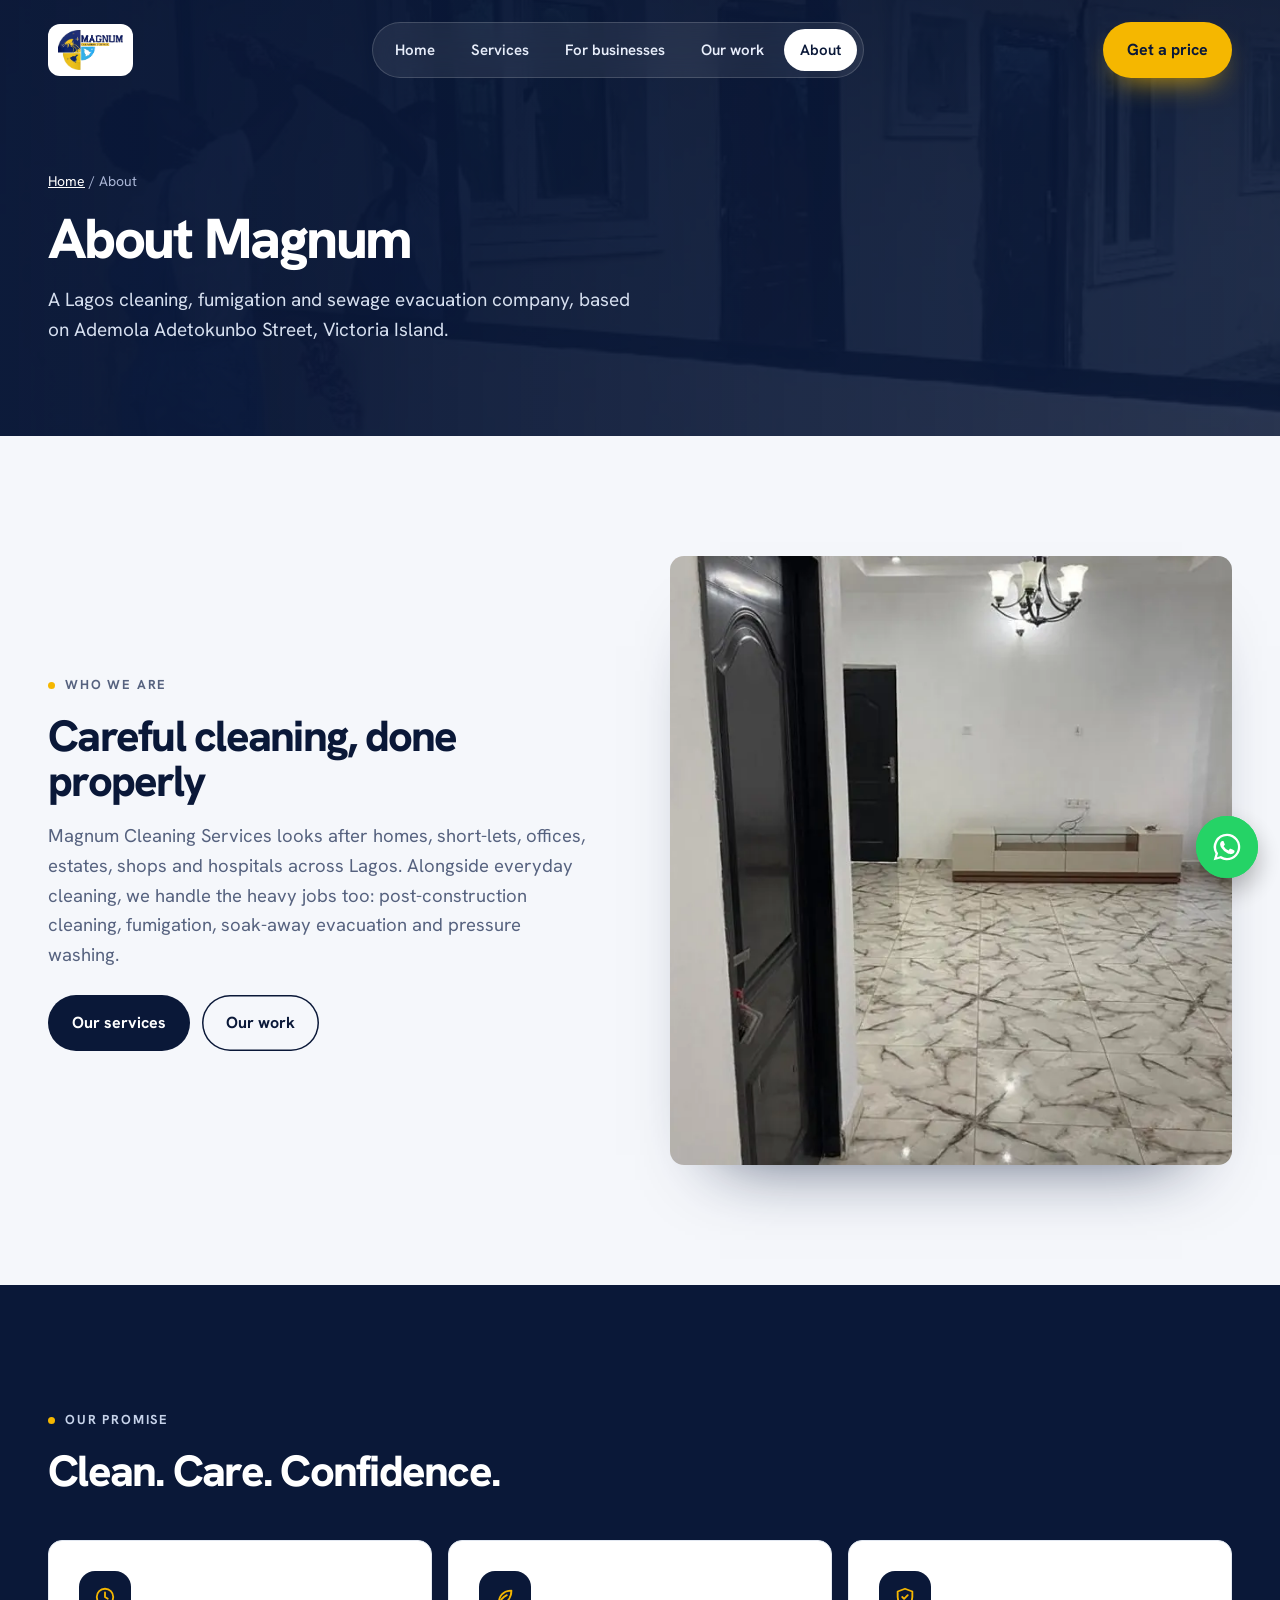
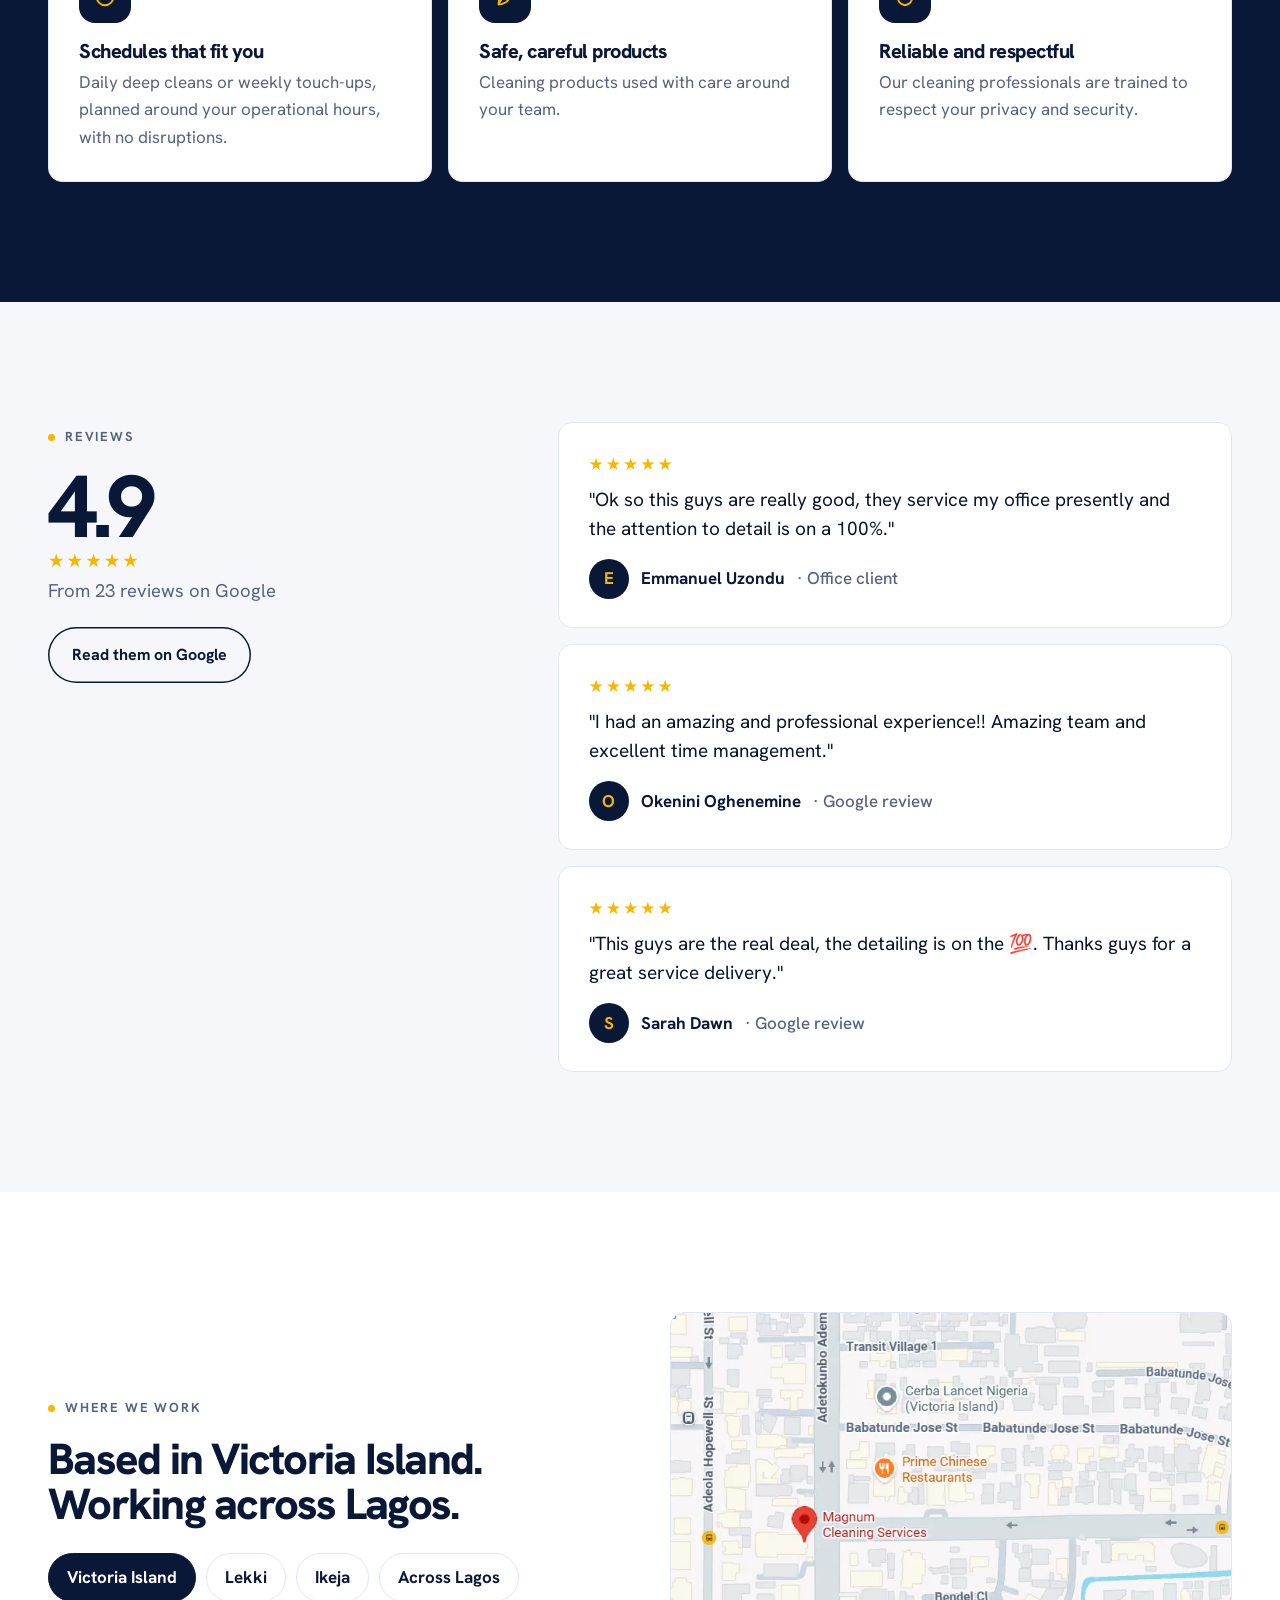
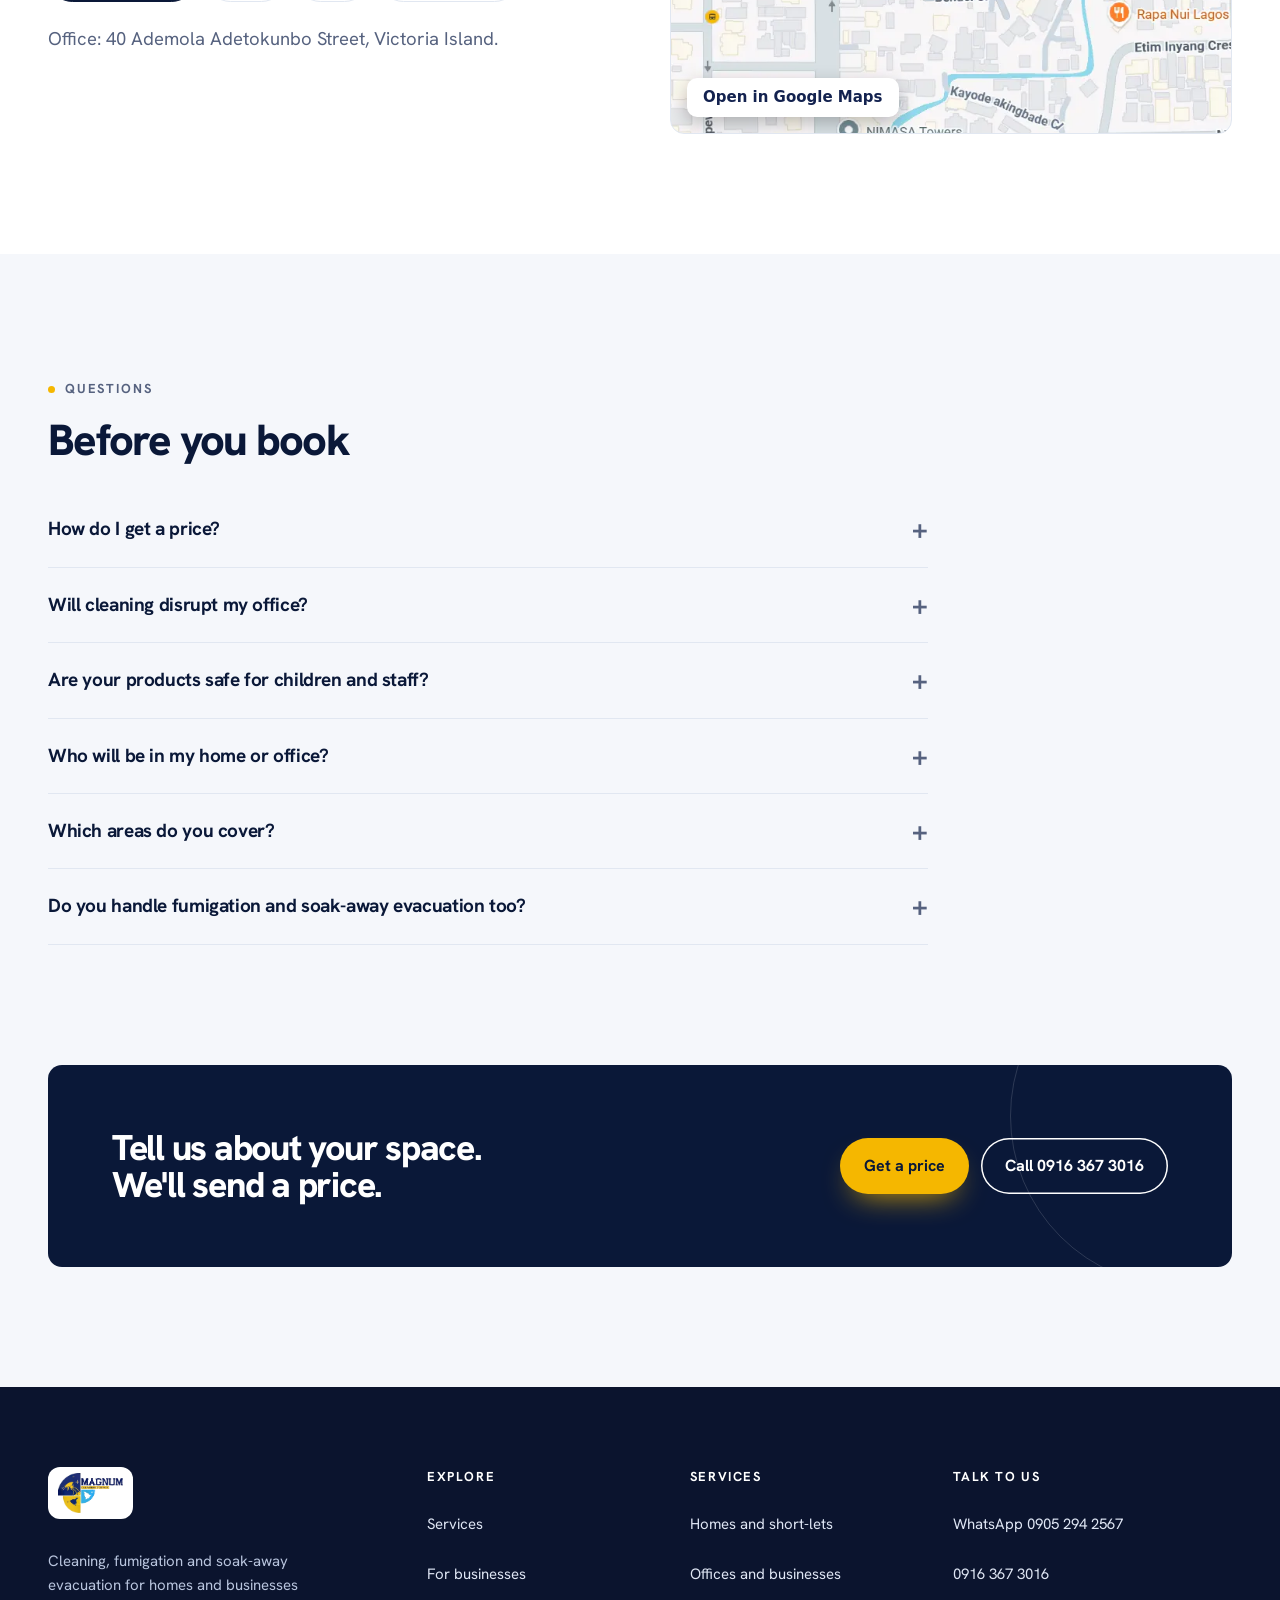
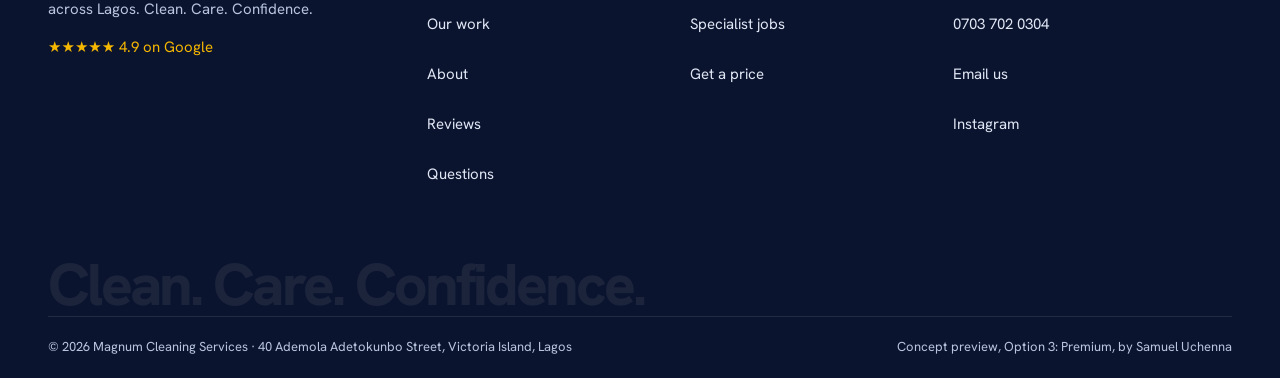
<file: 3-premium/about.html>
<!doctype html>
<html lang="en">
<head>
<meta charset="utf-8">
<meta name="viewport" content="width=device-width, initial-scale=1">
<meta name="robots" content="noindex, nofollow">
<title>About | Magnum Cleaning Services</title>
<meta name="description" content="Who Magnum Cleaning Services is, our promise, our reviews and the areas we cover in Lagos.">
<link rel="icon" href="../assets/magnum-icon.webp">
<link rel="preload" as="font" type="font/woff2" href="../assets/fonts/hanken-grotesk-605034.woff2" crossorigin>
<link rel="stylesheet" href="../assets/fonts/fonts.css">
<link rel="stylesheet" href="../assets/motion.css">
<link rel="stylesheet" href="style.css">
<script src="../assets/motion.js"></script>
<script src="site.js"></script>
</head>
<body>
<header class="nav" data-header>
  <div class="wrap">
    <a class="plate" href="index.html" aria-label="Magnum Cleaning Services, home"><img width="708" height="437" src="../assets/magnum-logo.webp" alt="Magnum Cleaning Service"></a>
    <nav class="links" aria-label="Main"><a href="index.html">Home</a><a href="services.html">Services</a><a href="business.html">For businesses</a><a href="work.html">Our work</a><a href="about.html" aria-current=page>About</a></nav>
    <a class="pill pill-gold shine" href="contact.html">Get a price</a>
    <button class="menu-btn" data-menu-btn aria-label="Open menu" aria-expanded="false"><span></span></button>
  </div>
</header>
<div class="pmenu" data-menu>
  <div class="top"><span class="plate"><img loading="lazy" decoding="async" width="708" height="437" src="../assets/magnum-logo.webp" alt="Magnum Cleaning Service"></span><button class="x" data-menu-btn aria-label="Close menu">×</button></div>
  <nav aria-label="Phone menu"><a href="index.html">Home</a><a href="services.html">Services</a><a href="business.html">For businesses</a><a href="work.html">Our work</a><a href="about.html" aria-current=page>About</a><a href="contact.html">Get a price</a></nav>
  <div class="acts"><a class="pill pill-gold" href="https://wa.me/2349052942567" target="_blank" rel="noopener"><svg viewBox="0 0 24 24" fill="currentColor" aria-hidden="true"><path d="M12 2a10 10 0 0 0-8.6 15.1L2 22l5-1.3A10 10 0 1 0 12 2zm0 18.2a8.2 8.2 0 0 1-4.2-1.2l-.3-.2-3 .8.8-2.9-.2-.3A8.2 8.2 0 1 1 12 20.2zm4.5-6.1c-.2-.1-1.5-.7-1.7-.8s-.4-.1-.6.1-.7.8-.8 1-.3.2-.5.1a6.7 6.7 0 0 1-3.3-2.9c-.3-.4.3-.4.7-1.3a.5.5 0 0 0 0-.5c0-.1-.6-1.4-.8-1.9s-.4-.4-.6-.4h-.5a1 1 0 0 0-.7.3 3 3 0 0 0-.9 2.2 5.2 5.2 0 0 0 1.1 2.7 11.8 11.8 0 0 0 4.5 4c1.7.7 2.3.8 3.2.6a2.7 2.7 0 0 0 1.8-1.2 2.2 2.2 0 0 0 .2-1.3c-.1-.1-.3-.2-.5-.3z"/></svg> WhatsApp 0905 294 2567</a><a class="pill pill-line" href="tel:+2349163673016">Call 0916 367 3016</a></div>
</div>
<main>
<section class="phero"><img loading="lazy" decoding="async" width="653" height="708" class="slowzoom" src="../assets/real/team-glass.webp" alt=""><div class="wrap">
  <div class="crumb"><a href="index.html">Home</a> / About</div><h1 data-reveal>About Magnum</h1><p data-reveal>A Lagos cleaning, fumigation and sewage evacuation company, based on Ademola Adetokunbo Street, Victoria Island.</p></div></section>
<section>
  <div class="wrap split2">
    <div data-reveal><span class="kick">Who we are</span><h2 class="big">Careful cleaning, done properly</h2>
      <p class="sub">Magnum Cleaning Services looks after homes, short-lets, offices, estates, shops and hospitals across Lagos. Alongside everyday cleaning, we handle the heavy jobs too: post-construction cleaning, fumigation, soak-away evacuation and pressure washing.</p>
      <div style="display:flex;gap:12px;flex-wrap:wrap;margin-top:26px"><a class="pill pill-dark" href="services.html">Our services</a><a class="pill pill-line" style="color:var(--midnight)" href="work.html">Our work</a></div></div>
    <div data-reveal style="border-radius:var(--r);overflow:hidden;aspect-ratio:653/708;box-shadow:0 40px 70px -50px rgba(10,24,56,.8)"><img loading="lazy" decoding="async" width="655" height="694" src="../assets/real/after-living.webp" alt="A living room cleaned by Magnum" style="width:100%;height:100%;object-fit:cover"></div>
  </div>
</section>
<section class="dark">
  <div class="wrap"><div data-reveal><span class="kick">Our promise</span><h2 class="big">Clean. Care. Confidence.</h2></div>
    <div class="proms" data-stagger>
      <div class="prom"><span class="ic"><svg class="i" viewBox="0 0 24 24" fill="none" stroke="currentColor" stroke-width="2" stroke-linecap="round" stroke-linejoin="round" aria-hidden="true"><circle cx="12" cy="12" r="9"/><path d="M12 7v5l3 2"/></svg></span><h3>Schedules that fit you</h3><p>Daily deep cleans or weekly touch-ups, planned around your operational hours, with no disruptions.</p></div>
      <div class="prom"><span class="ic"><svg class="i" viewBox="0 0 24 24" fill="none" stroke="currentColor" stroke-width="2" stroke-linecap="round" stroke-linejoin="round" aria-hidden="true"><path d="M5 20c8 0 14-6 14-15-9 0-14 6-14 15z"/><path d="M5 20c2-5 5-8 9-10"/></svg></span><h3>Safe, careful products</h3><p>Cleaning products used with care around your team.</p></div>
      <div class="prom"><span class="ic"><svg class="i" viewBox="0 0 24 24" fill="none" stroke="currentColor" stroke-width="2" stroke-linecap="round" stroke-linejoin="round" aria-hidden="true"><path d="M12 3l8 3v6c0 5-3.5 8-8 9-4.5-1-8-4-8-9V6z"/><path d="M9 12l2 2 4-4"/></svg></span><h3>Reliable and respectful</h3><p>Our cleaning professionals are trained to respect your privacy and security.</p></div>
    </div></div>
</section>
<section class="revs" id="reviews">
  <div class="wrap">
    <div data-reveal><span class="kick">Reviews</span><div class="big-score" style="margin-top:18px">4.9</div>
      <p class="sub"><span class="stars" aria-hidden="true">★★★★★</span><br>From 23 reviews on Google</p>
      <a class="pill pill-line" style="margin-top:22px;color:var(--midnight)" href="https://www.google.com/maps/search/?api=1&query=Magnum+Cleaning+Services+Victoria+Island+Lagos" target="_blank" rel="noopener">Read them on Google</a></div>
    <div class="rlist" data-stagger><figure><span class="stars" aria-hidden="true">★★★★★</span><p>"Ok so this guys are really good, they service my office presently and the attention to detail is on a 100%."</p><cite><i>E</i>Emmanuel Uzondu <span>· Office client</span></cite></figure><figure><span class="stars" aria-hidden="true">★★★★★</span><p>"I had an amazing and professional experience!! Amazing team and excellent time management."</p><cite><i>O</i>Okenini Oghenemine <span>· Google review</span></cite></figure><figure><span class="stars" aria-hidden="true">★★★★★</span><p>"This guys are the real deal, the detailing is on the 💯. Thanks guys for a great service delivery."</p><cite><i>S</i>Sarah Dawn <span>· Google review</span></cite></figure></div>
  </div>
</section>
<section style="background:#fff">
  <div class="wrap split2">
    <div data-reveal><span class="kick">Where we work</span><h2 class="big">Based in Victoria Island. Working across Lagos.</h2>
      <div class="chips"><span class="base">Victoria Island</span><span>Lekki</span><span>Ikeja</span><span>Across Lagos</span></div>
      <p class="sub" style="margin-top:22px">Office: 40 Ademola Adetokunbo Street, Victoria Island.</p></div>
    <div class="mapbox" data-reveal><a class="maplink" href="https://www.google.com/maps/search/?api=1&amp;query=Magnum+Cleaning+Services+40+Ademola+Adetokunbo+Street+Victoria+Island+Lagos" target="_blank" rel="noopener" aria-label="Open the map in Google Maps"><span>Open in Google Maps</span></a></div>
  </div>
</section>
<section id="faq">
  <div class="wrap"><div data-reveal><span class="kick">Questions</span><h2 class="big">Before you book</h2></div><div class="faq" data-reveal><details><summary>How do I get a price?</summary><p>Use 'Get a price' at the top of any page, or send a WhatsApp message to 0905 294 2567 with the space, the area and the date. Magnum replies with a price before any work starts.</p></details><details><summary>Will cleaning disrupt my office?</summary><p>No. Daily deep cleans or weekly touch-ups are planned around your operational hours, so your team can keep working.</p></details><details><summary>Are your products safe for children and staff?</summary><p>We use cleaning products with care around your family and your team.</p></details><details><summary>Who will be in my home or office?</summary><p>Our cleaning professionals are trained to respect your privacy and security.</p></details><details><summary>Which areas do you cover?</summary><p>We're based in Victoria Island and work across Lagos, including Lekki and Ikeja. Tell us your area when you ask for a price.</p></details><details><summary>Do you handle fumigation and soak-away evacuation too?</summary><p>Yes. Alongside cleaning, Magnum does fumigation, soak-away evacuation and pressure washing, so one call covers the whole job.</p></details></div></div>
</section>
<section style="padding-top:0"><div class="wrap"><div class="final" data-reveal><h2>Tell us about your space.<br>We'll send a price.</h2>
  <div style="display:flex;gap:12px;flex-wrap:wrap"><a class="pill pill-gold shine" href="contact.html">Get a price</a><a class="pill pill-line" style="color:#fff" href="tel:+2349163673016">Call 0916 367 3016</a></div></div></div></section>
</main>
<footer class="foot">
  <div class="wrap">
    <div class="cols">
      <div><a class="plate" href="index.html"><img loading="lazy" decoding="async" width="708" height="437" src="../assets/magnum-logo.webp" alt="Magnum Cleaning Service"></a>
        <p style="margin-top:20px;max-width:36ch">Cleaning, fumigation and soak-away evacuation for homes and businesses across Lagos. Clean. Care. Confidence.</p>
        <p style="margin-top:14px"><a href="https://www.google.com/maps/search/?api=1&query=Magnum+Cleaning+Services+Victoria+Island+Lagos" target="_blank" rel="noopener" style="display:inline;color:var(--gold)">★★★★★ 4.9 on Google</a></p></div>
      <div><h4>Explore</h4><a href="services.html">Services</a><a href="business.html">For businesses</a><a href="work.html">Our work</a><a href="about.html">About</a><a href="about.html#reviews">Reviews</a><a href="about.html#faq">Questions</a></div>
      <div><h4>Services</h4><a href="services.html#homes">Homes and short-lets</a><a href="services.html#business">Offices and businesses</a><a href="services.html#specialist">Specialist jobs</a><a href="contact.html">Get a price</a></div>
      <div><h4>Talk to us</h4><a href="https://wa.me/2349052942567" target="_blank" rel="noopener">WhatsApp 0905 294 2567</a><a href="tel:+2349163673016">0916 367 3016</a><a href="tel:+2347037020304">0703 702 0304</a><a href="mailto:magnumcleaningservices.ng@gmail.com">Email us</a><a href="https://www.instagram.com/magnumcleanin/" target="_blank" rel="noopener">Instagram</a></div>
    </div>
    <div class="big" aria-hidden="true">Clean. Care. Confidence.</div>
    <div class="legal"><span>© <span data-year>2026</span> Magnum Cleaning Services · 40 Ademola Adetokunbo Street, Victoria Island, Lagos</span><span>Concept preview, Option 3: Premium, by Samuel Uchenna</span></div>
  </div>
</footer>
<a class="float" href="https://wa.me/2349052942567?text=Hello%20Magnum%2C%20I%27d%20like%20a%20price." target="_blank" rel="noopener" aria-label="Chat with Magnum on WhatsApp"><svg viewBox="0 0 24 24" fill="currentColor" aria-hidden="true"><path d="M12 2a10 10 0 0 0-8.6 15.1L2 22l5-1.3A10 10 0 1 0 12 2zm0 18.2a8.2 8.2 0 0 1-4.2-1.2l-.3-.2-3 .8.8-2.9-.2-.3A8.2 8.2 0 1 1 12 20.2zm4.5-6.1c-.2-.1-1.5-.7-1.7-.8s-.4-.1-.6.1-.7.8-.8 1-.3.2-.5.1a6.7 6.7 0 0 1-3.3-2.9c-.3-.4.3-.4.7-1.3a.5.5 0 0 0 0-.5c0-.1-.6-1.4-.8-1.9s-.4-.4-.6-.4h-.5a1 1 0 0 0-.7.3 3 3 0 0 0-.9 2.2 5.2 5.2 0 0 0 1.1 2.7 11.8 11.8 0 0 0 4.5 4c1.7.7 2.3.8 3.2.6a2.7 2.7 0 0 0 1.8-1.2 2.2 2.2 0 0 0 .2-1.3c-.1-.1-.3-.2-.5-.3z"/></svg></a>
<div class="mbar"><a class="pill pill-line" style="color:#fff" href="tel:+2349163673016">Call</a><a class="pill pill-gold" href="contact.html">Get a price</a></div>
</body>
</html>
</file>
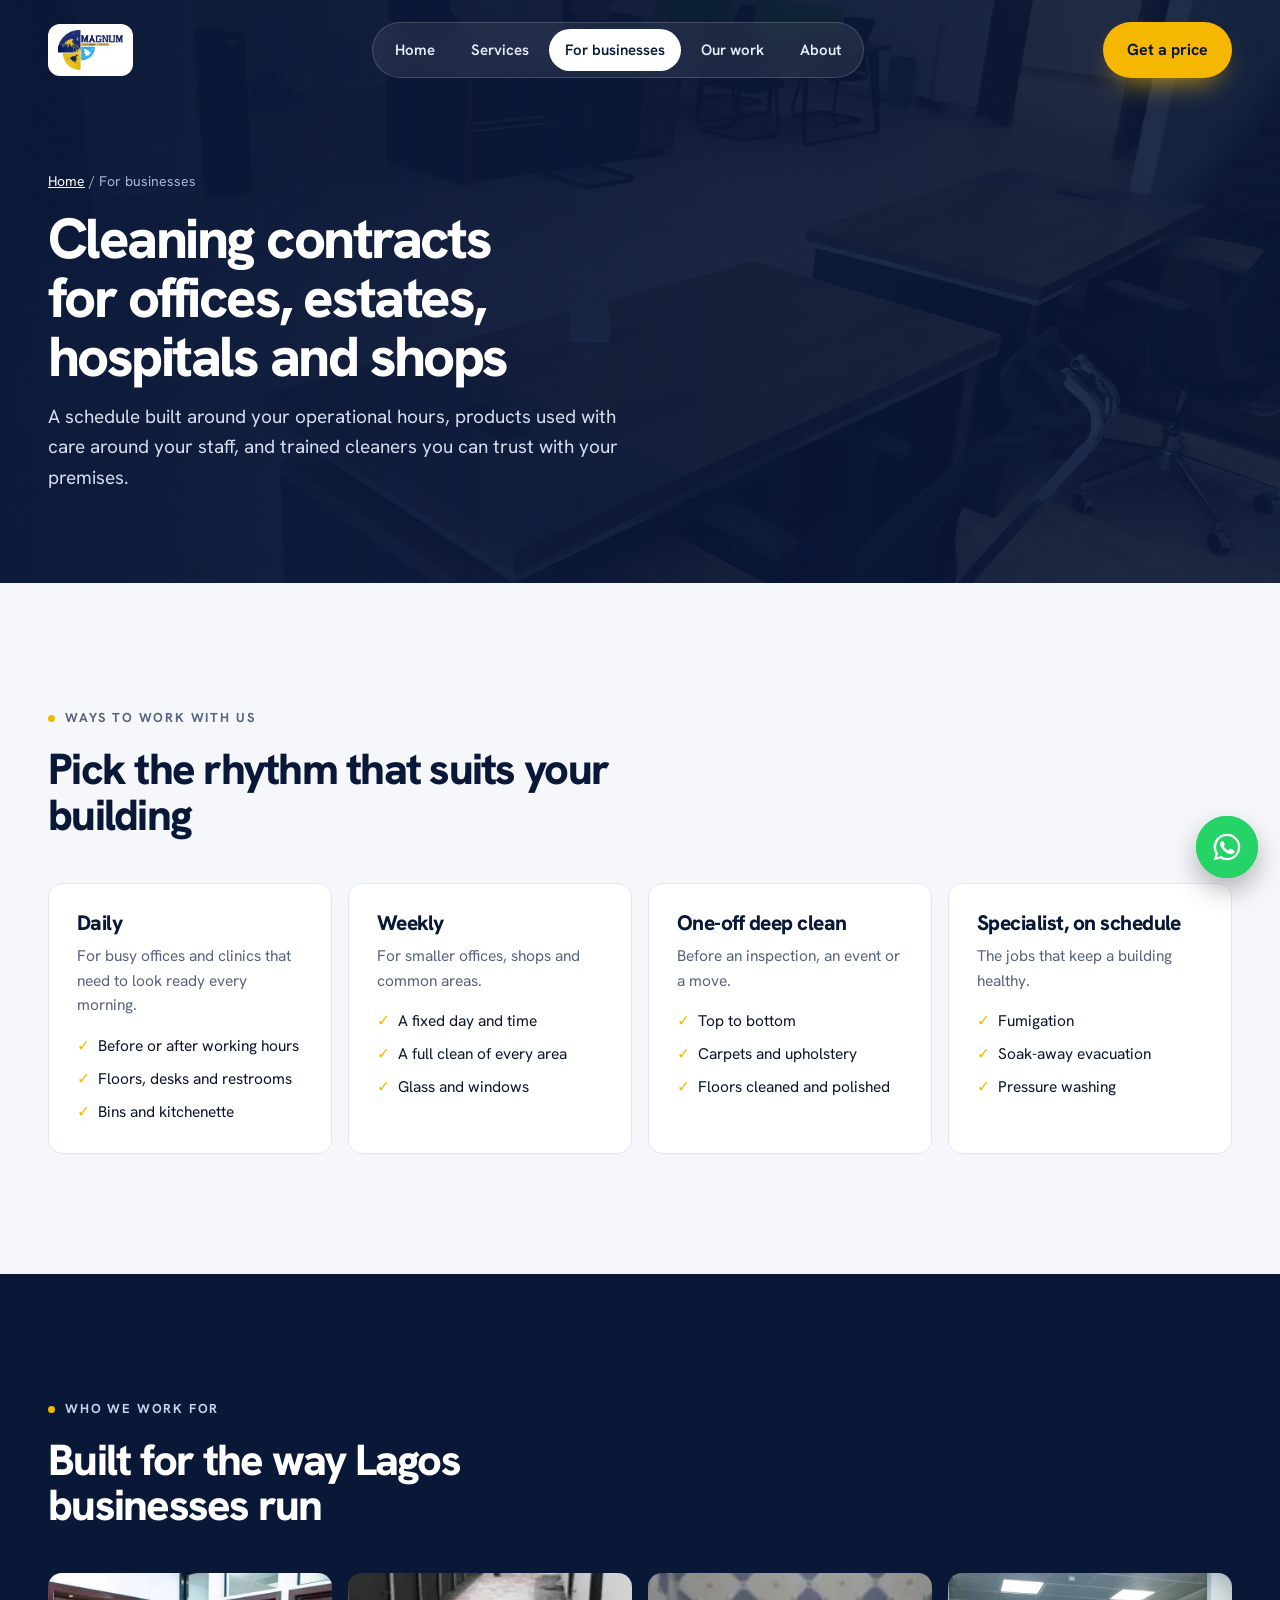
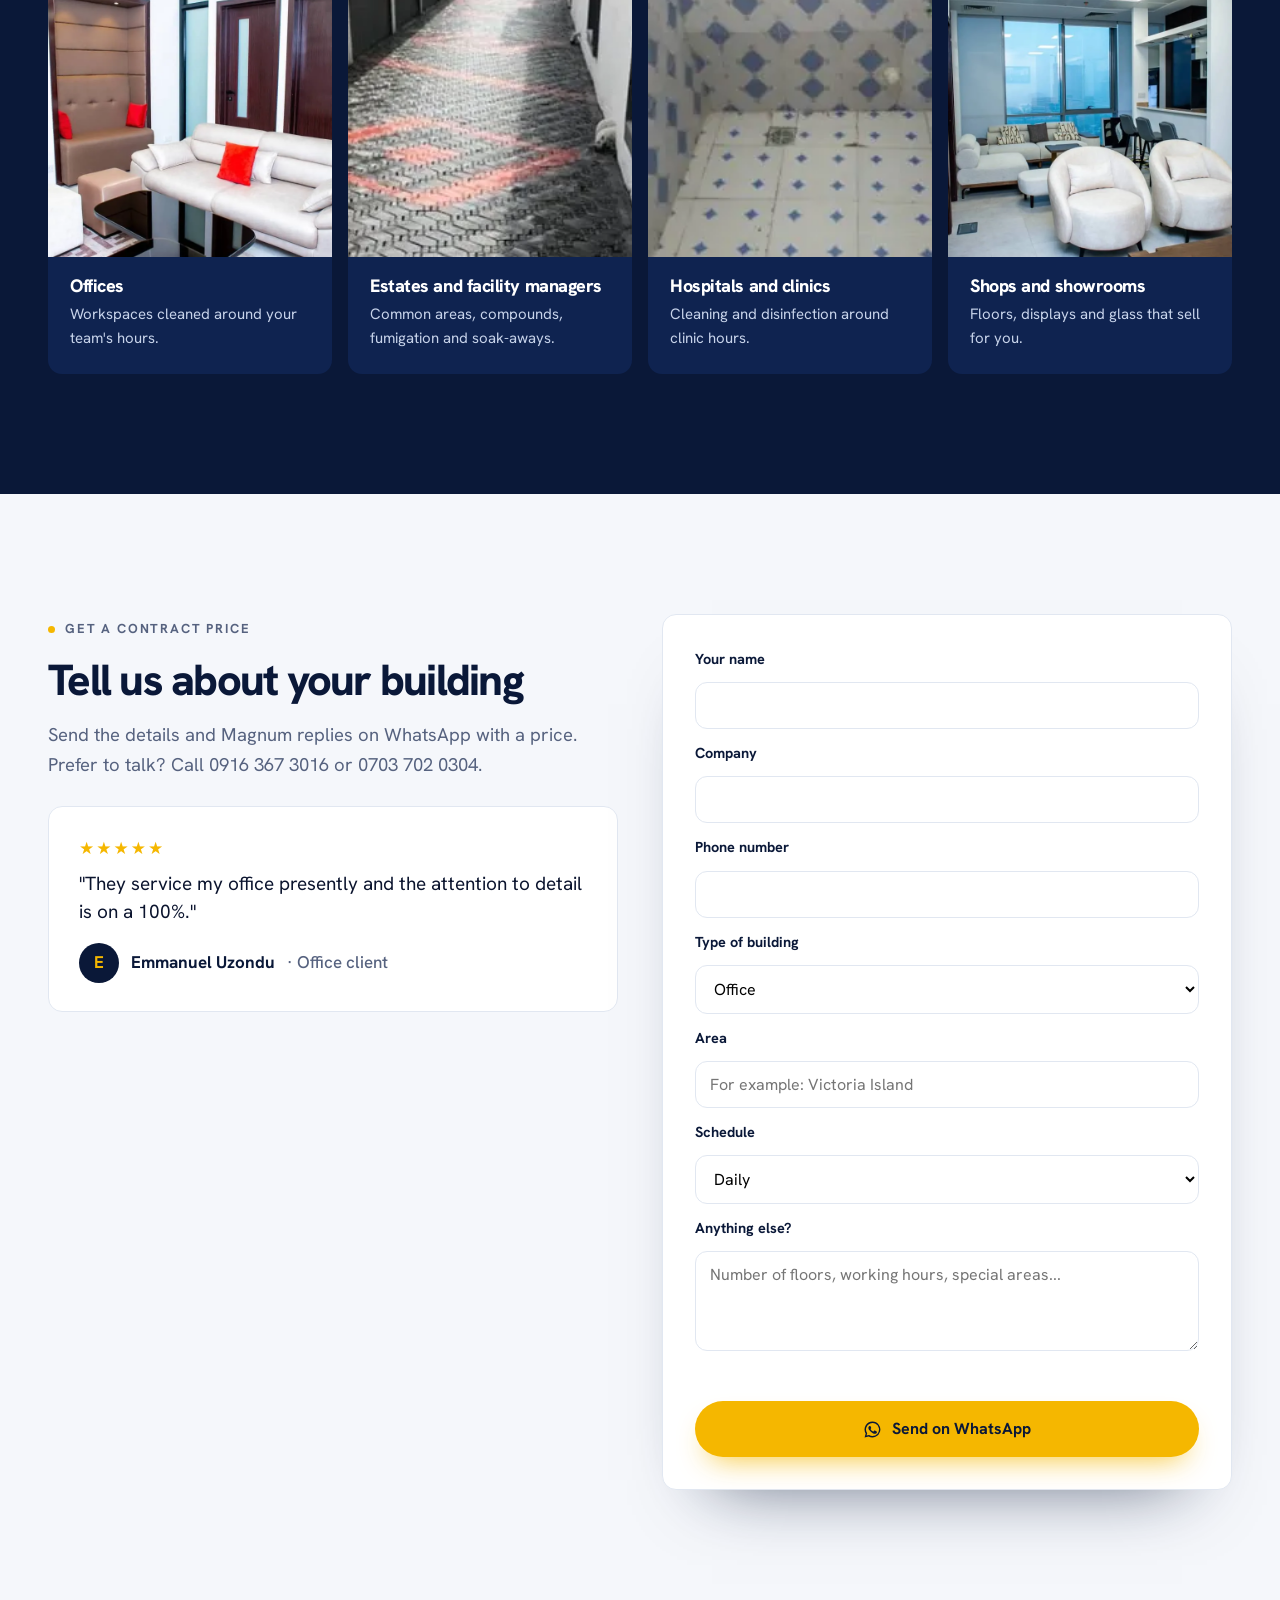
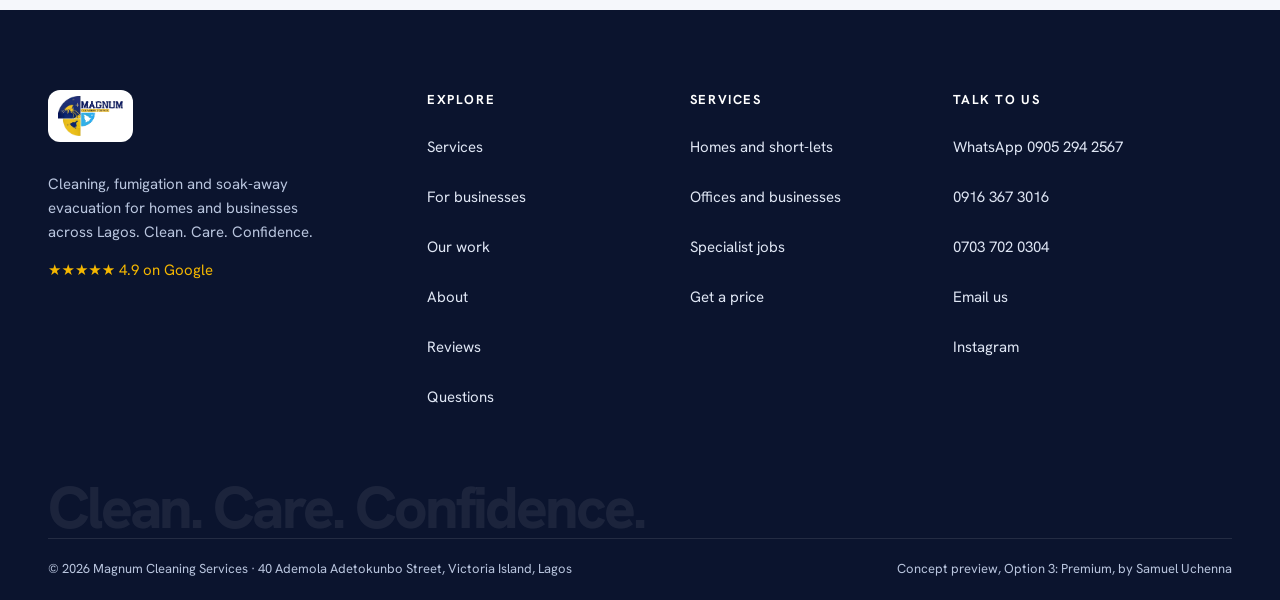
<file: 3-premium/business.html>
<!doctype html>
<html lang="en">
<head>
<meta charset="utf-8">
<meta name="viewport" content="width=device-width, initial-scale=1">
<meta name="robots" content="noindex, nofollow">
<title>Business cleaning contracts | Magnum Cleaning Services</title>
<meta name="description" content="Daily and weekly cleaning contracts for offices, estates, hospitals and shops in Lagos.">
<link rel="icon" href="../assets/magnum-icon.webp">
<link rel="preload" as="font" type="font/woff2" href="../assets/fonts/hanken-grotesk-605034.woff2" crossorigin>
<link rel="stylesheet" href="../assets/fonts/fonts.css">
<link rel="stylesheet" href="../assets/motion.css">
<link rel="stylesheet" href="style.css">
<script src="../assets/motion.js"></script>
<script src="site.js"></script>
</head>
<body>
<header class="nav" data-header>
  <div class="wrap">
    <a class="plate" href="index.html" aria-label="Magnum Cleaning Services, home"><img width="708" height="437" src="../assets/magnum-logo.webp" alt="Magnum Cleaning Service"></a>
    <nav class="links" aria-label="Main"><a href="index.html">Home</a><a href="services.html">Services</a><a href="business.html" aria-current=page>For businesses</a><a href="work.html">Our work</a><a href="about.html">About</a></nav>
    <a class="pill pill-gold shine" href="contact.html">Get a price</a>
    <button class="menu-btn" data-menu-btn aria-label="Open menu" aria-expanded="false"><span></span></button>
  </div>
</header>
<div class="pmenu" data-menu>
  <div class="top"><span class="plate"><img loading="lazy" decoding="async" width="708" height="437" src="../assets/magnum-logo.webp" alt="Magnum Cleaning Service"></span><button class="x" data-menu-btn aria-label="Close menu">×</button></div>
  <nav aria-label="Phone menu"><a href="index.html">Home</a><a href="services.html">Services</a><a href="business.html" aria-current=page>For businesses</a><a href="work.html">Our work</a><a href="about.html">About</a><a href="contact.html">Get a price</a></nav>
  <div class="acts"><a class="pill pill-gold" href="https://wa.me/2349052942567" target="_blank" rel="noopener"><svg viewBox="0 0 24 24" fill="currentColor" aria-hidden="true"><path d="M12 2a10 10 0 0 0-8.6 15.1L2 22l5-1.3A10 10 0 1 0 12 2zm0 18.2a8.2 8.2 0 0 1-4.2-1.2l-.3-.2-3 .8.8-2.9-.2-.3A8.2 8.2 0 1 1 12 20.2zm4.5-6.1c-.2-.1-1.5-.7-1.7-.8s-.4-.1-.6.1-.7.8-.8 1-.3.2-.5.1a6.7 6.7 0 0 1-3.3-2.9c-.3-.4.3-.4.7-1.3a.5.5 0 0 0 0-.5c0-.1-.6-1.4-.8-1.9s-.4-.4-.6-.4h-.5a1 1 0 0 0-.7.3 3 3 0 0 0-.9 2.2 5.2 5.2 0 0 0 1.1 2.7 11.8 11.8 0 0 0 4.5 4c1.7.7 2.3.8 3.2.6a2.7 2.7 0 0 0 1.8-1.2 2.2 2.2 0 0 0 .2-1.3c-.1-.1-.3-.2-.5-.3z"/></svg> WhatsApp 0905 294 2567</a><a class="pill pill-line" href="tel:+2349163673016">Call 0916 367 3016</a></div>
</div>
<main>
<section class="phero"><img loading="lazy" decoding="async" width="1600" height="1600" class="slowzoom" src="../assets/office-desks.webp" alt=""><div class="wrap">
  <div class="crumb"><a href="index.html">Home</a> / For businesses</div><h1 data-reveal>Cleaning contracts for offices, estates, hospitals and shops</h1><p data-reveal>A schedule built around your operational hours, products used with care around your staff, and trained cleaners you can trust with your premises.</p></div></section>
<section>
  <div class="wrap"><div data-reveal><span class="kick">Ways to work with us</span><h2 class="big">Pick the rhythm that suits your building</h2></div>
    <div class="plans" data-stagger>
      <div class="plan"><h3>Daily</h3><p>For busy offices and clinics that need to look ready every morning.</p><ul><li>Before or after working hours</li><li>Floors, desks and restrooms</li><li>Bins and kitchenette</li></ul></div>
      <div class="plan"><h3>Weekly</h3><p>For smaller offices, shops and common areas.</p><ul><li>A fixed day and time</li><li>A full clean of every area</li><li>Glass and windows</li></ul></div>
      <div class="plan"><h3>One-off deep clean</h3><p>Before an inspection, an event or a move.</p><ul><li>Top to bottom</li><li>Carpets and upholstery</li><li>Floors cleaned and polished</li></ul></div>
      <div class="plan"><h3>Specialist, on schedule</h3><p>The jobs that keep a building healthy.</p><ul><li>Fumigation</li><li>Soak-away evacuation</li><li>Pressure washing</li></ul></div>
    </div></div>
</section>
<section class="dark">
  <div class="wrap"><div data-reveal><span class="kick">Who we work for</span><h2 class="big">Built for the way Lagos businesses run</h2></div>
    <div class="sectors" data-stagger>
      <div class="sector"><img width="1026" height="684" src="../assets/office-seating.webp" alt="" loading="lazy"><div><h3>Offices</h3><p>Workspaces cleaned around your team's hours.</p></div></div>
      <div class="sector"><img width="392" height="213" src="../assets/real/after-path.webp" alt="" loading="lazy"><div><h3>Estates and facility managers</h3><p>Common areas, compounds, fumigation and soak-aways.</p></div></div>
      <div class="sector"><img width="194" height="425" src="../assets/real/after-bathroom.webp" alt="" loading="lazy"><div><h3>Hospitals and clinics</h3><p>Cleaning and disinfection around clinic hours.</p></div></div>
      <div class="sector"><img width="1026" height="684" src="../assets/office-lounge.webp" alt="" loading="lazy"><div><h3>Shops and showrooms</h3><p>Floors, displays and glass that sell for you.</p></div></div>
    </div></div>
</section>
<section id="ask">
  <div class="wrap ask">
    <div data-reveal><span class="kick">Get a contract price</span><h2 class="big">Tell us about your building</h2>
      <p class="sub">Send the details and Magnum replies on WhatsApp with a price. Prefer to talk? Call 0916 367 3016 or 0703 702 0304.</p>
      <div class="rlist" style="margin-top:26px"><figure><span class="stars" aria-hidden="true">★★★★★</span><p>"They service my office presently and the attention to detail is on a 100%."</p><cite><i>E</i>Emmanuel Uzondu <span>· Office client</span></cite></figure></div></div>
    <form class="askform" id="askform" novalidate data-reveal>
      <label for="a-name">Your name</label><input id="a-name" name="name" autocomplete="name">
      <label for="a-company">Company</label><input id="a-company" name="company" autocomplete="organization">
      <label for="a-phone">Phone number</label><input id="a-phone" name="phone" type="tel" autocomplete="tel">
      <label for="a-type">Type of building</label><select id="a-type" name="type"><option>Office</option><option>Estate or residential building</option><option>Hospital or clinic</option><option>Shop or showroom</option><option>Other</option></select>
      <label for="a-area">Area</label><input id="a-area" name="area" placeholder="For example: Victoria Island">
      <label for="a-sched">Schedule</label><select id="a-sched" name="schedule"><option>Daily</option><option>Weekly</option><option>One-off deep clean</option><option>Not sure yet</option></select>
      <label for="a-notes">Anything else?</label><textarea id="a-notes" name="notes" placeholder="Number of floors, working hours, special areas..."></textarea>
      <p class="err" role="alert"></p>
      <button class="pill pill-gold shine" type="submit"><svg viewBox="0 0 24 24" fill="currentColor" aria-hidden="true"><path d="M12 2a10 10 0 0 0-8.6 15.1L2 22l5-1.3A10 10 0 1 0 12 2zm0 18.2a8.2 8.2 0 0 1-4.2-1.2l-.3-.2-3 .8.8-2.9-.2-.3A8.2 8.2 0 1 1 12 20.2zm4.5-6.1c-.2-.1-1.5-.7-1.7-.8s-.4-.1-.6.1-.7.8-.8 1-.3.2-.5.1a6.7 6.7 0 0 1-3.3-2.9c-.3-.4.3-.4.7-1.3a.5.5 0 0 0 0-.5c0-.1-.6-1.4-.8-1.9s-.4-.4-.6-.4h-.5a1 1 0 0 0-.7.3 3 3 0 0 0-.9 2.2 5.2 5.2 0 0 0 1.1 2.7 11.8 11.8 0 0 0 4.5 4c1.7.7 2.3.8 3.2.6a2.7 2.7 0 0 0 1.8-1.2 2.2 2.2 0 0 0 .2-1.3c-.1-.1-.3-.2-.5-.3z"/></svg> Send on WhatsApp</button>
    </form>
  </div>
</section>
</main>
<footer class="foot">
  <div class="wrap">
    <div class="cols">
      <div><a class="plate" href="index.html"><img loading="lazy" decoding="async" width="708" height="437" src="../assets/magnum-logo.webp" alt="Magnum Cleaning Service"></a>
        <p style="margin-top:20px;max-width:36ch">Cleaning, fumigation and soak-away evacuation for homes and businesses across Lagos. Clean. Care. Confidence.</p>
        <p style="margin-top:14px"><a href="https://www.google.com/maps/search/?api=1&query=Magnum+Cleaning+Services+Victoria+Island+Lagos" target="_blank" rel="noopener" style="display:inline;color:var(--gold)">★★★★★ 4.9 on Google</a></p></div>
      <div><h4>Explore</h4><a href="services.html">Services</a><a href="business.html">For businesses</a><a href="work.html">Our work</a><a href="about.html">About</a><a href="about.html#reviews">Reviews</a><a href="about.html#faq">Questions</a></div>
      <div><h4>Services</h4><a href="services.html#homes">Homes and short-lets</a><a href="services.html#business">Offices and businesses</a><a href="services.html#specialist">Specialist jobs</a><a href="contact.html">Get a price</a></div>
      <div><h4>Talk to us</h4><a href="https://wa.me/2349052942567" target="_blank" rel="noopener">WhatsApp 0905 294 2567</a><a href="tel:+2349163673016">0916 367 3016</a><a href="tel:+2347037020304">0703 702 0304</a><a href="mailto:magnumcleaningservices.ng@gmail.com">Email us</a><a href="https://www.instagram.com/magnumcleanin/" target="_blank" rel="noopener">Instagram</a></div>
    </div>
    <div class="big" aria-hidden="true">Clean. Care. Confidence.</div>
    <div class="legal"><span>© <span data-year>2026</span> Magnum Cleaning Services · 40 Ademola Adetokunbo Street, Victoria Island, Lagos</span><span>Concept preview, Option 3: Premium, by Samuel Uchenna</span></div>
  </div>
</footer>
<a class="float" href="https://wa.me/2349052942567?text=Hello%20Magnum%2C%20I%27d%20like%20a%20price." target="_blank" rel="noopener" aria-label="Chat with Magnum on WhatsApp"><svg viewBox="0 0 24 24" fill="currentColor" aria-hidden="true"><path d="M12 2a10 10 0 0 0-8.6 15.1L2 22l5-1.3A10 10 0 1 0 12 2zm0 18.2a8.2 8.2 0 0 1-4.2-1.2l-.3-.2-3 .8.8-2.9-.2-.3A8.2 8.2 0 1 1 12 20.2zm4.5-6.1c-.2-.1-1.5-.7-1.7-.8s-.4-.1-.6.1-.7.8-.8 1-.3.2-.5.1a6.7 6.7 0 0 1-3.3-2.9c-.3-.4.3-.4.7-1.3a.5.5 0 0 0 0-.5c0-.1-.6-1.4-.8-1.9s-.4-.4-.6-.4h-.5a1 1 0 0 0-.7.3 3 3 0 0 0-.9 2.2 5.2 5.2 0 0 0 1.1 2.7 11.8 11.8 0 0 0 4.5 4c1.7.7 2.3.8 3.2.6a2.7 2.7 0 0 0 1.8-1.2 2.2 2.2 0 0 0 .2-1.3c-.1-.1-.3-.2-.5-.3z"/></svg></a>
<div class="mbar"><a class="pill pill-line" style="color:#fff" href="tel:+2349163673016">Call</a><a class="pill pill-gold" href="contact.html">Get a price</a></div>
</body>
</html>
</file>
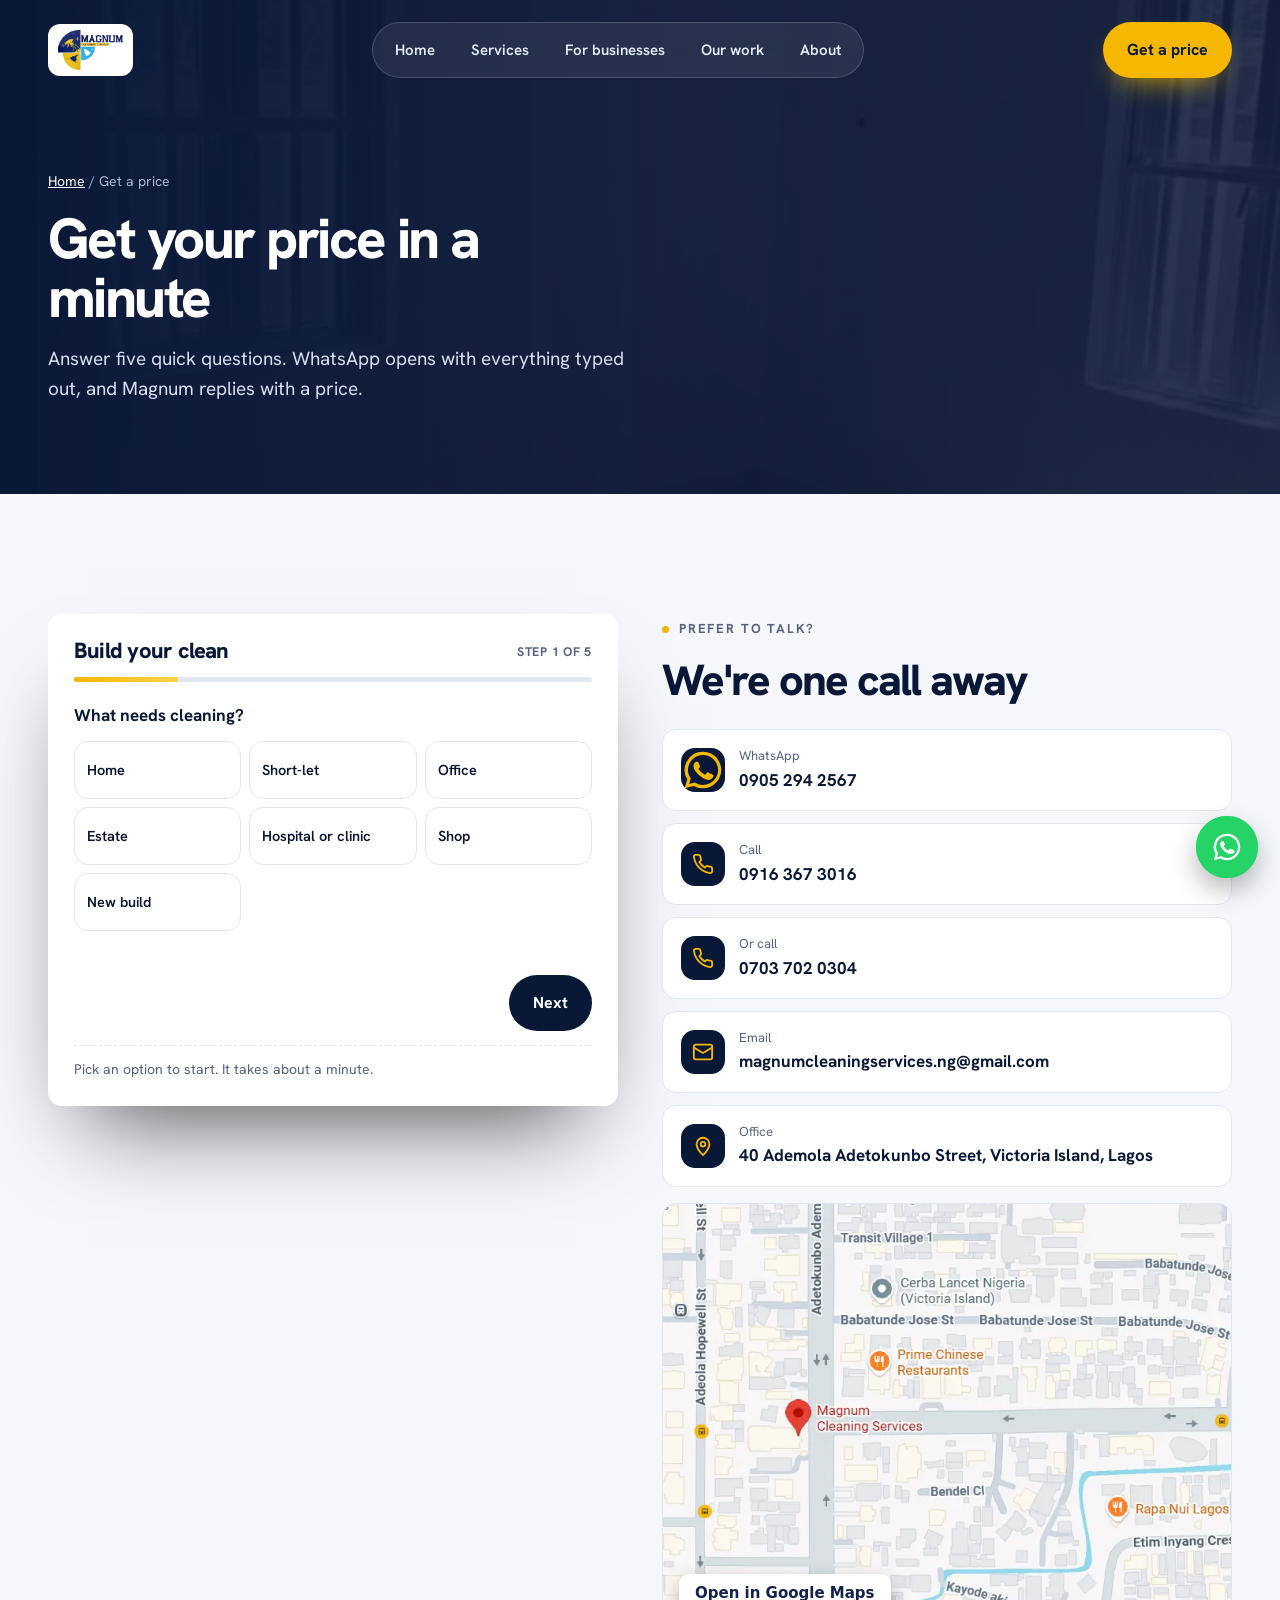
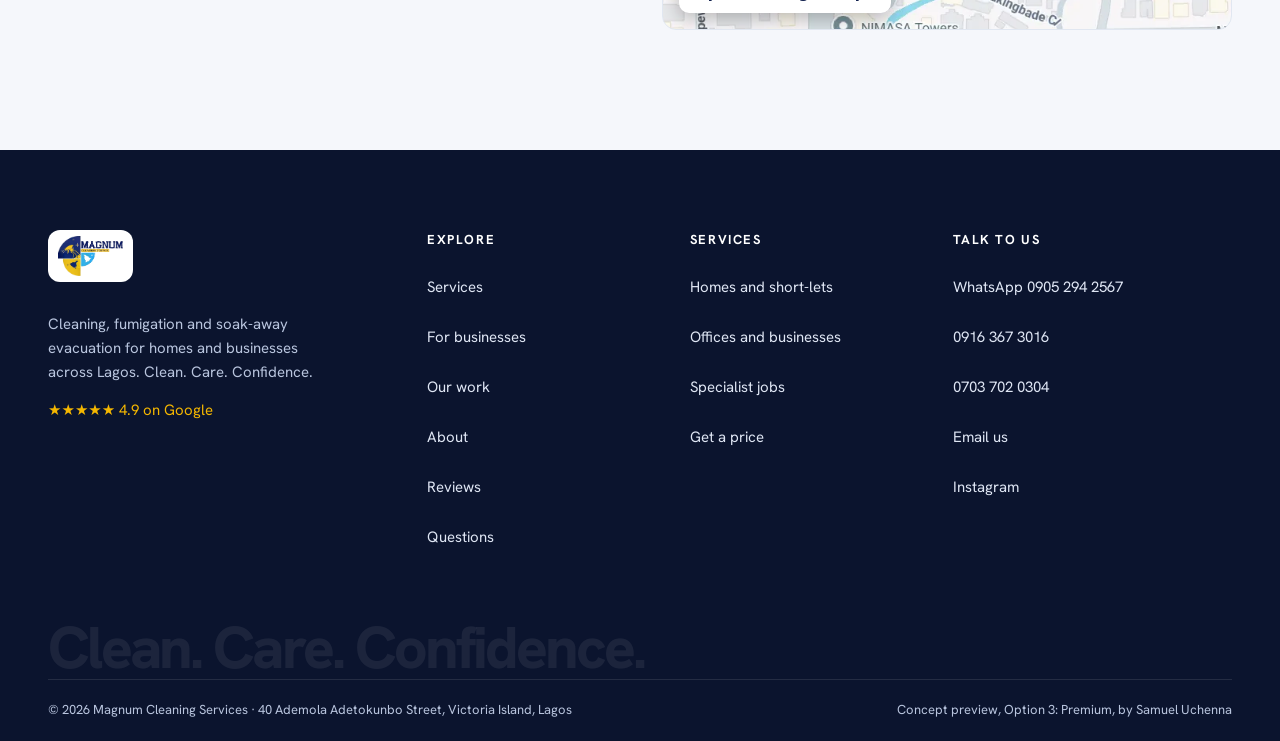
<file: 3-premium/contact.html>
<!doctype html>
<html lang="en">
<head>
<meta charset="utf-8">
<meta name="viewport" content="width=device-width, initial-scale=1">
<meta name="robots" content="noindex, nofollow">
<title>Get a price | Magnum Cleaning Services</title>
<meta name="description" content="Tell Magnum about your space and get a price on WhatsApp.">
<link rel="icon" href="../assets/magnum-icon.webp">
<link rel="preload" as="font" type="font/woff2" href="../assets/fonts/hanken-grotesk-605034.woff2" crossorigin>
<link rel="stylesheet" href="../assets/fonts/fonts.css">
<link rel="stylesheet" href="../assets/motion.css">
<link rel="stylesheet" href="style.css">
<script src="../assets/motion.js"></script>
<script src="site.js"></script>
</head>
<body>
<header class="nav" data-header>
  <div class="wrap">
    <a class="plate" href="index.html" aria-label="Magnum Cleaning Services, home"><img width="708" height="437" src="../assets/magnum-logo.webp" alt="Magnum Cleaning Service"></a>
    <nav class="links" aria-label="Main"><a href="index.html">Home</a><a href="services.html">Services</a><a href="business.html">For businesses</a><a href="work.html">Our work</a><a href="about.html">About</a></nav>
    <a class="pill pill-gold shine" href="contact.html">Get a price</a>
    <button class="menu-btn" data-menu-btn aria-label="Open menu" aria-expanded="false"><span></span></button>
  </div>
</header>
<div class="pmenu" data-menu>
  <div class="top"><span class="plate"><img loading="lazy" decoding="async" width="708" height="437" src="../assets/magnum-logo.webp" alt="Magnum Cleaning Service"></span><button class="x" data-menu-btn aria-label="Close menu">×</button></div>
  <nav aria-label="Phone menu"><a href="index.html">Home</a><a href="services.html">Services</a><a href="business.html">For businesses</a><a href="work.html">Our work</a><a href="about.html">About</a><a href="contact.html" aria-current=page>Get a price</a></nav>
  <div class="acts"><a class="pill pill-gold" href="https://wa.me/2349052942567" target="_blank" rel="noopener"><svg viewBox="0 0 24 24" fill="currentColor" aria-hidden="true"><path d="M12 2a10 10 0 0 0-8.6 15.1L2 22l5-1.3A10 10 0 1 0 12 2zm0 18.2a8.2 8.2 0 0 1-4.2-1.2l-.3-.2-3 .8.8-2.9-.2-.3A8.2 8.2 0 1 1 12 20.2zm4.5-6.1c-.2-.1-1.5-.7-1.7-.8s-.4-.1-.6.1-.7.8-.8 1-.3.2-.5.1a6.7 6.7 0 0 1-3.3-2.9c-.3-.4.3-.4.7-1.3a.5.5 0 0 0 0-.5c0-.1-.6-1.4-.8-1.9s-.4-.4-.6-.4h-.5a1 1 0 0 0-.7.3 3 3 0 0 0-.9 2.2 5.2 5.2 0 0 0 1.1 2.7 11.8 11.8 0 0 0 4.5 4c1.7.7 2.3.8 3.2.6a2.7 2.7 0 0 0 1.8-1.2 2.2 2.2 0 0 0 .2-1.3c-.1-.1-.3-.2-.5-.3z"/></svg> WhatsApp 0905 294 2567</a><a class="pill pill-line" href="tel:+2349163673016">Call 0916 367 3016</a></div>
</div>
<main>
<section class="phero"><img loading="lazy" decoding="async" width="655" height="694" class="slowzoom" src="../assets/real/after-bedroom.webp" alt=""><div class="wrap">
  <div class="crumb"><a href="index.html">Home</a> / Get a price</div><h1 data-reveal>Get your price in a minute</h1><p data-reveal>Answer five quick questions. WhatsApp opens with everything typed out, and Magnum replies with a price.</p></div></section>
<section>
  <div class="wrap contact">
    <div data-reveal><form class="builder" id="builder" onsubmit="return false" aria-label="Build your clean">
  <header><h2>Build your clean</h2><span class="count">Step 1 of 5</span></header>
  <div class="bar"><i></i></div>
  <fieldset class="step on"><legend class="q">What needs cleaning?</legend>
    <div class="opts"><label class="opt"><input type="radio" name="space" value="Home"><span>Home</span></label><label class="opt"><input type="radio" name="space" value="Short-let"><span>Short-let</span></label><label class="opt"><input type="radio" name="space" value="Office"><span>Office</span></label><label class="opt"><input type="radio" name="space" value="Estate"><span>Estate</span></label><label class="opt"><input type="radio" name="space" value="Hospital or clinic"><span>Hospital or clinic</span></label><label class="opt"><input type="radio" name="space" value="Shop"><span>Shop</span></label><label class="opt"><input type="radio" name="space" value="New build"><span>New build</span></label></div></fieldset>
  <fieldset class="step"><legend class="q">How big is it?</legend><div class="opts two sizes"></div></fieldset>
  <fieldset class="step"><legend class="q">What do you need? Pick all that apply.</legend>
    <div class="opts two"><label class="opt"><input type="checkbox" name="svc" value="Standard clean"><span>Standard clean</span></label><label class="opt"><input type="checkbox" name="svc" value="Deep clean"><span>Deep clean</span></label><label class="opt"><input type="checkbox" name="svc" value="Post-construction"><span>Post-construction</span></label><label class="opt"><input type="checkbox" name="svc" value="Fumigation"><span>Fumigation</span></label><label class="opt"><input type="checkbox" name="svc" value="Soak-away evacuation"><span>Soak-away evacuation</span></label><label class="opt"><input type="checkbox" name="svc" value="Pressure washing"><span>Pressure washing</span></label><label class="opt"><input type="checkbox" name="svc" value="Carpet and upholstery"><span>Carpet and upholstery</span></label><label class="opt"><input type="checkbox" name="svc" value="Windows"><span>Windows</span></label></div></fieldset>
  <fieldset class="step"><legend class="q">When and where?</legend>
    <div class="opts two" style="margin-bottom:12px"><label class="opt"><input type="radio" name="often" value="One-off"><span>One-off</span></label><label class="opt"><input type="radio" name="often" value="Weekly"><span>Weekly</span></label><label class="opt"><input type="radio" name="often" value="Daily"><span>Daily</span></label><label class="opt"><input type="radio" name="often" value="Not sure yet"><span>Not sure yet</span></label></div>
    <div class="fields"><input name="area" aria-label="Area" placeholder="Area, for example Lekki Phase 1"><input name="date" type="date" aria-label="Preferred date"></div></fieldset>
  <fieldset class="step"><legend class="q">Where should Magnum send your price?</legend>
    <div class="fields"><input name="name" aria-label="Your name" placeholder="Your name" autocomplete="name"><input name="phone" type="tel" aria-label="Phone number" placeholder="Phone number" autocomplete="tel"></div></fieldset>
  <p class="err" role="alert"></p>
  <div class="nav-row"><button type="button" class="back">← Back</button><button type="button" class="pill pill-dark next">Next</button></div>
  <p class="sum" aria-live="polite"></p>
</form></div>
    <div data-reveal><span class="kick">Prefer to talk?</span><h2 class="big" style="font-size:clamp(30px,3.4vw,46px)">We're one call away</h2>
      <div class="clist">
        <a href="https://wa.me/2349052942567" target="_blank" rel="noopener"><span class="ic"><svg viewBox="0 0 24 24" fill="currentColor" aria-hidden="true"><path d="M12 2a10 10 0 0 0-8.6 15.1L2 22l5-1.3A10 10 0 1 0 12 2zm0 18.2a8.2 8.2 0 0 1-4.2-1.2l-.3-.2-3 .8.8-2.9-.2-.3A8.2 8.2 0 1 1 12 20.2zm4.5-6.1c-.2-.1-1.5-.7-1.7-.8s-.4-.1-.6.1-.7.8-.8 1-.3.2-.5.1a6.7 6.7 0 0 1-3.3-2.9c-.3-.4.3-.4.7-1.3a.5.5 0 0 0 0-.5c0-.1-.6-1.4-.8-1.9s-.4-.4-.6-.4h-.5a1 1 0 0 0-.7.3 3 3 0 0 0-.9 2.2 5.2 5.2 0 0 0 1.1 2.7 11.8 11.8 0 0 0 4.5 4c1.7.7 2.3.8 3.2.6a2.7 2.7 0 0 0 1.8-1.2 2.2 2.2 0 0 0 .2-1.3c-.1-.1-.3-.2-.5-.3z"/></svg></span><span><small>WhatsApp</small><b>0905 294 2567</b></span></a>
        <a href="tel:+2349163673016"><span class="ic"><svg class="i" viewBox="0 0 24 24" fill="none" stroke="currentColor" stroke-width="2" stroke-linecap="round" stroke-linejoin="round" aria-hidden="true"><path d="M22 16.9v3a2 2 0 0 1-2.2 2 19.8 19.8 0 0 1-8.6-3.1 19.5 19.5 0 0 1-6-6A19.8 19.8 0 0 1 2.1 4.2 2 2 0 0 1 4.1 2h3a2 2 0 0 1 2 1.7c.1 1 .4 1.9.7 2.8a2 2 0 0 1-.5 2.1L8 9.9a16 16 0 0 0 6 6l1.3-1.3a2 2 0 0 1 2.1-.4c.9.3 1.8.6 2.8.7a2 2 0 0 1 1.7 2z"/></svg></span><span><small>Call</small><b>0916 367 3016</b></span></a>
        <a href="tel:+2347037020304"><span class="ic"><svg class="i" viewBox="0 0 24 24" fill="none" stroke="currentColor" stroke-width="2" stroke-linecap="round" stroke-linejoin="round" aria-hidden="true"><path d="M22 16.9v3a2 2 0 0 1-2.2 2 19.8 19.8 0 0 1-8.6-3.1 19.5 19.5 0 0 1-6-6A19.8 19.8 0 0 1 2.1 4.2 2 2 0 0 1 4.1 2h3a2 2 0 0 1 2 1.7c.1 1 .4 1.9.7 2.8a2 2 0 0 1-.5 2.1L8 9.9a16 16 0 0 0 6 6l1.3-1.3a2 2 0 0 1 2.1-.4c.9.3 1.8.6 2.8.7a2 2 0 0 1 1.7 2z"/></svg></span><span><small>Or call</small><b>0703 702 0304</b></span></a>
        <a href="mailto:magnumcleaningservices.ng@gmail.com"><span class="ic"><svg class="i" viewBox="0 0 24 24" fill="none" stroke="currentColor" stroke-width="2" stroke-linecap="round" stroke-linejoin="round" aria-hidden="true"><rect x="2" y="4" width="20" height="16" rx="2"/><path d="m22 7-10 6L2 7"/></svg></span><span><small>Email</small><b>magnumcleaningservices.ng@gmail.com</b></span></a>
        <div class="cl"><span class="ic"><svg class="i" viewBox="0 0 24 24" fill="none" stroke="currentColor" stroke-width="2" stroke-linecap="round" stroke-linejoin="round" aria-hidden="true"><path d="M12 22s7-7.2 7-12a7 7 0 0 0-14 0c0 4.8 7 12 7 12z"/><circle cx="12" cy="10" r="2.5"/></svg></span><span><small>Office</small><b>40 Ademola Adetokunbo Street, Victoria Island, Lagos</b></span></div>
      </div>
      <div class="mapbox" style="margin-top:16px"><a class="maplink" href="https://www.google.com/maps/search/?api=1&amp;query=Magnum+Cleaning+Services+40+Ademola+Adetokunbo+Street+Victoria+Island+Lagos" target="_blank" rel="noopener" aria-label="Open the map in Google Maps"><span>Open in Google Maps</span></a></div>
    </div>
  </div>
</section>
</main>
<footer class="foot">
  <div class="wrap">
    <div class="cols">
      <div><a class="plate" href="index.html"><img loading="lazy" decoding="async" width="708" height="437" src="../assets/magnum-logo.webp" alt="Magnum Cleaning Service"></a>
        <p style="margin-top:20px;max-width:36ch">Cleaning, fumigation and soak-away evacuation for homes and businesses across Lagos. Clean. Care. Confidence.</p>
        <p style="margin-top:14px"><a href="https://www.google.com/maps/search/?api=1&query=Magnum+Cleaning+Services+Victoria+Island+Lagos" target="_blank" rel="noopener" style="display:inline;color:var(--gold)">★★★★★ 4.9 on Google</a></p></div>
      <div><h4>Explore</h4><a href="services.html">Services</a><a href="business.html">For businesses</a><a href="work.html">Our work</a><a href="about.html">About</a><a href="about.html#reviews">Reviews</a><a href="about.html#faq">Questions</a></div>
      <div><h4>Services</h4><a href="services.html#homes">Homes and short-lets</a><a href="services.html#business">Offices and businesses</a><a href="services.html#specialist">Specialist jobs</a><a href="contact.html">Get a price</a></div>
      <div><h4>Talk to us</h4><a href="https://wa.me/2349052942567" target="_blank" rel="noopener">WhatsApp 0905 294 2567</a><a href="tel:+2349163673016">0916 367 3016</a><a href="tel:+2347037020304">0703 702 0304</a><a href="mailto:magnumcleaningservices.ng@gmail.com">Email us</a><a href="https://www.instagram.com/magnumcleanin/" target="_blank" rel="noopener">Instagram</a></div>
    </div>
    <div class="big" aria-hidden="true">Clean. Care. Confidence.</div>
    <div class="legal"><span>© <span data-year>2026</span> Magnum Cleaning Services · 40 Ademola Adetokunbo Street, Victoria Island, Lagos</span><span>Concept preview, Option 3: Premium, by Samuel Uchenna</span></div>
  </div>
</footer>
<a class="float" href="https://wa.me/2349052942567?text=Hello%20Magnum%2C%20I%27d%20like%20a%20price." target="_blank" rel="noopener" aria-label="Chat with Magnum on WhatsApp"><svg viewBox="0 0 24 24" fill="currentColor" aria-hidden="true"><path d="M12 2a10 10 0 0 0-8.6 15.1L2 22l5-1.3A10 10 0 1 0 12 2zm0 18.2a8.2 8.2 0 0 1-4.2-1.2l-.3-.2-3 .8.8-2.9-.2-.3A8.2 8.2 0 1 1 12 20.2zm4.5-6.1c-.2-.1-1.5-.7-1.7-.8s-.4-.1-.6.1-.7.8-.8 1-.3.2-.5.1a6.7 6.7 0 0 1-3.3-2.9c-.3-.4.3-.4.7-1.3a.5.5 0 0 0 0-.5c0-.1-.6-1.4-.8-1.9s-.4-.4-.6-.4h-.5a1 1 0 0 0-.7.3 3 3 0 0 0-.9 2.2 5.2 5.2 0 0 0 1.1 2.7 11.8 11.8 0 0 0 4.5 4c1.7.7 2.3.8 3.2.6a2.7 2.7 0 0 0 1.8-1.2 2.2 2.2 0 0 0 .2-1.3c-.1-.1-.3-.2-.5-.3z"/></svg></a>
<div class="mbar"><a class="pill pill-line" style="color:#fff" href="tel:+2349163673016">Call</a><a class="pill pill-gold" href="contact.html">Get a price</a></div>
</body>
</html>
</file>
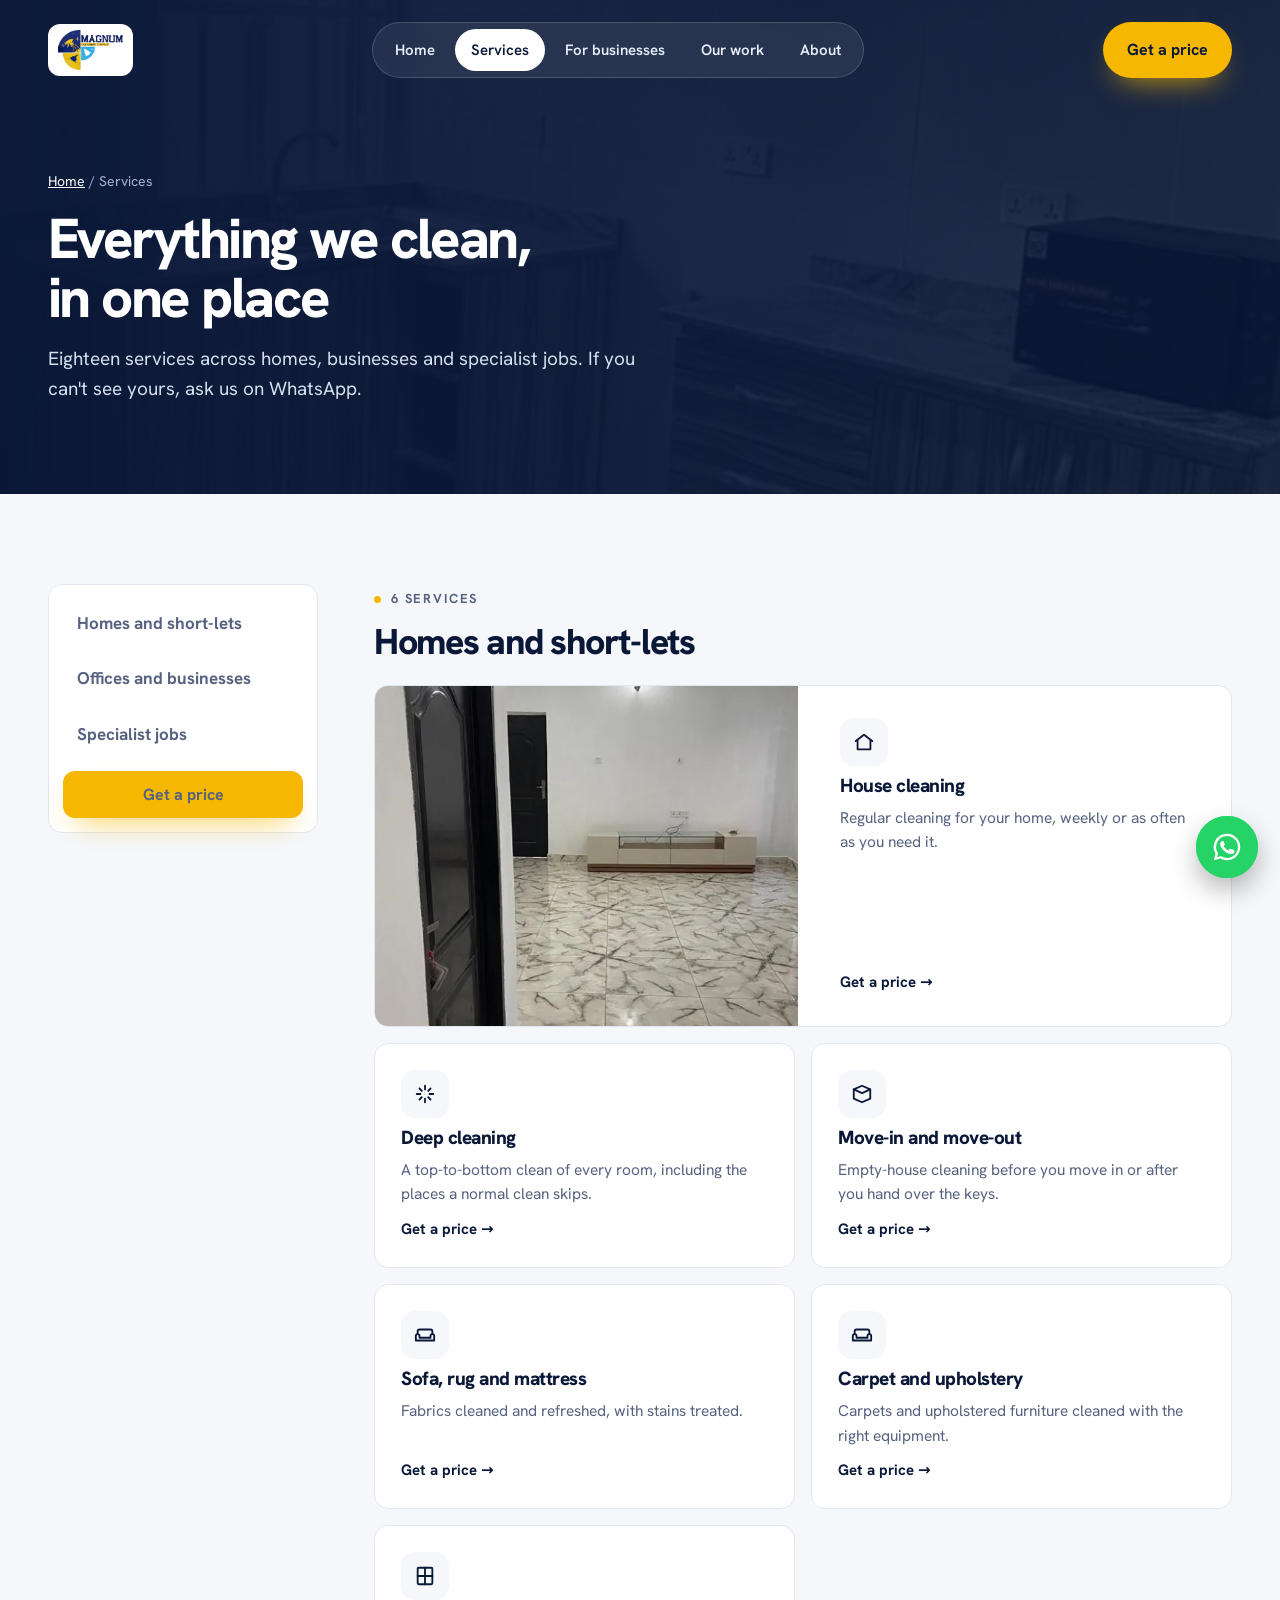
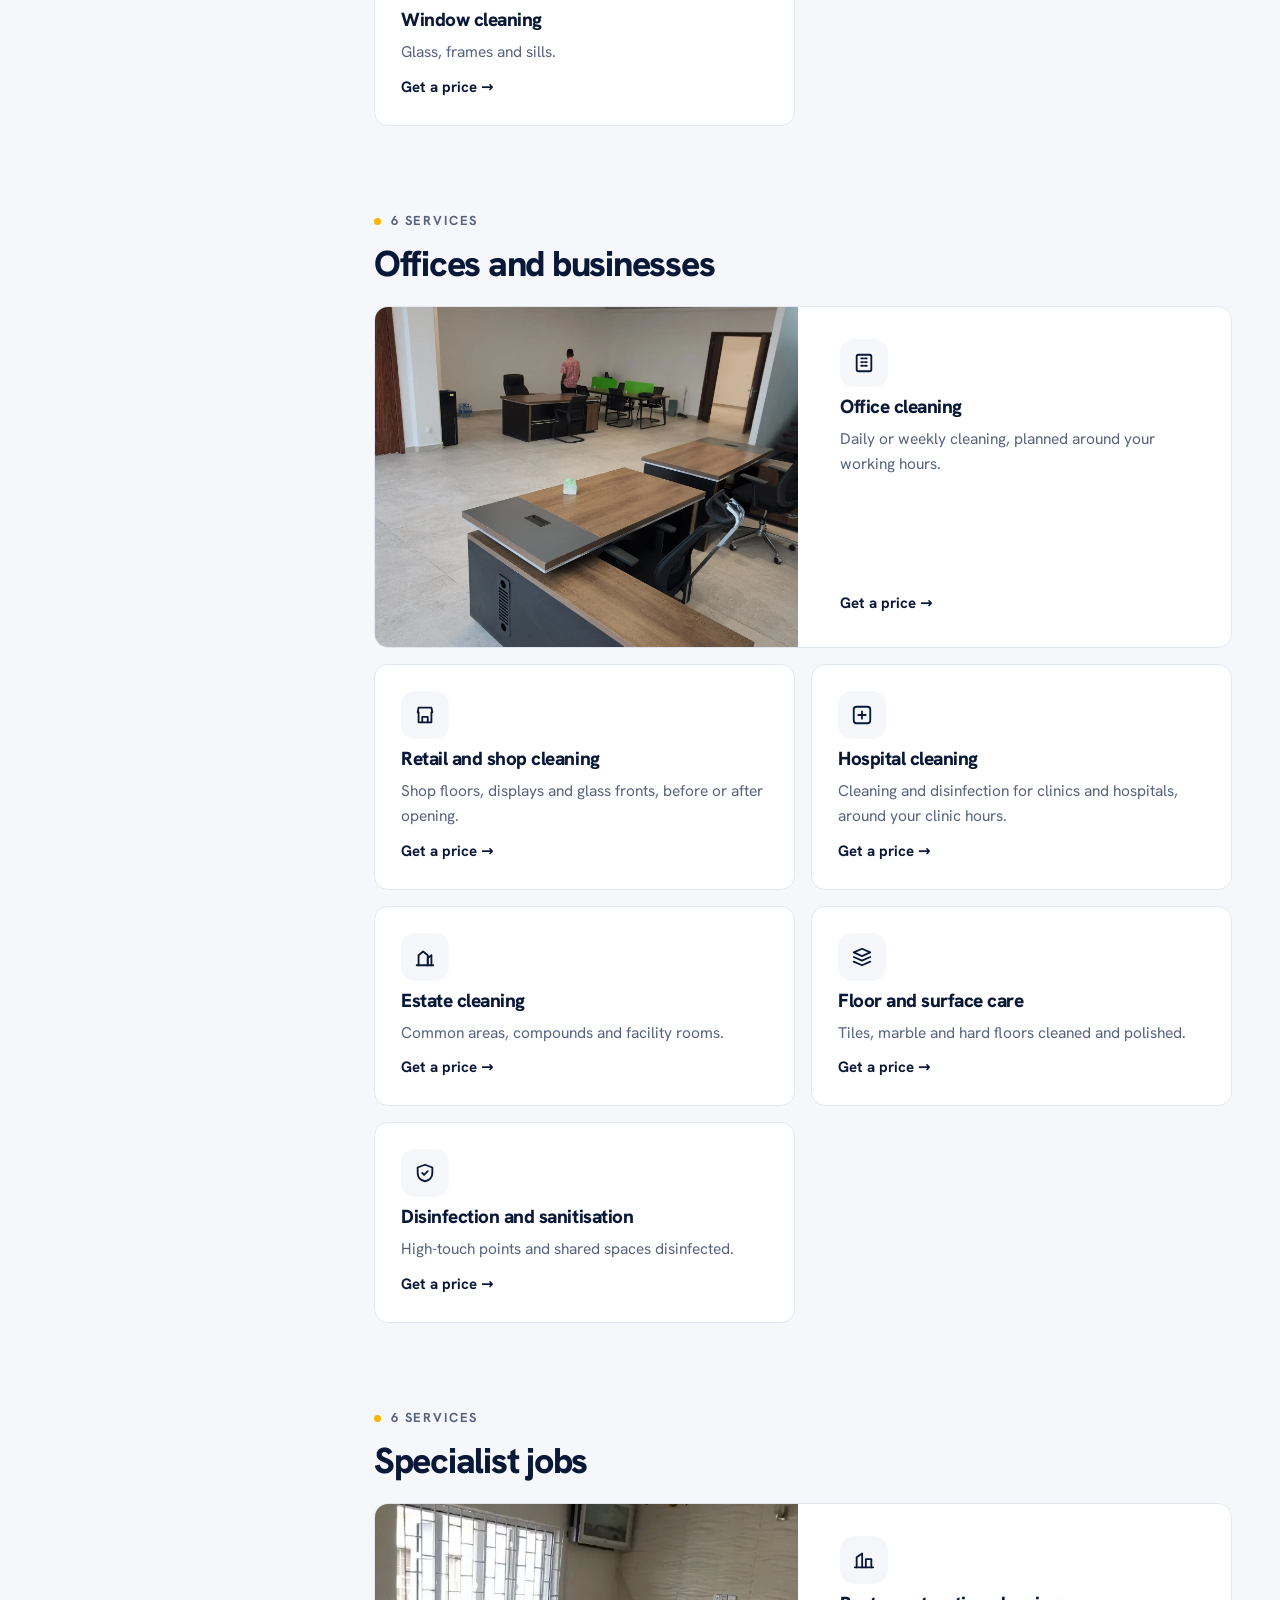
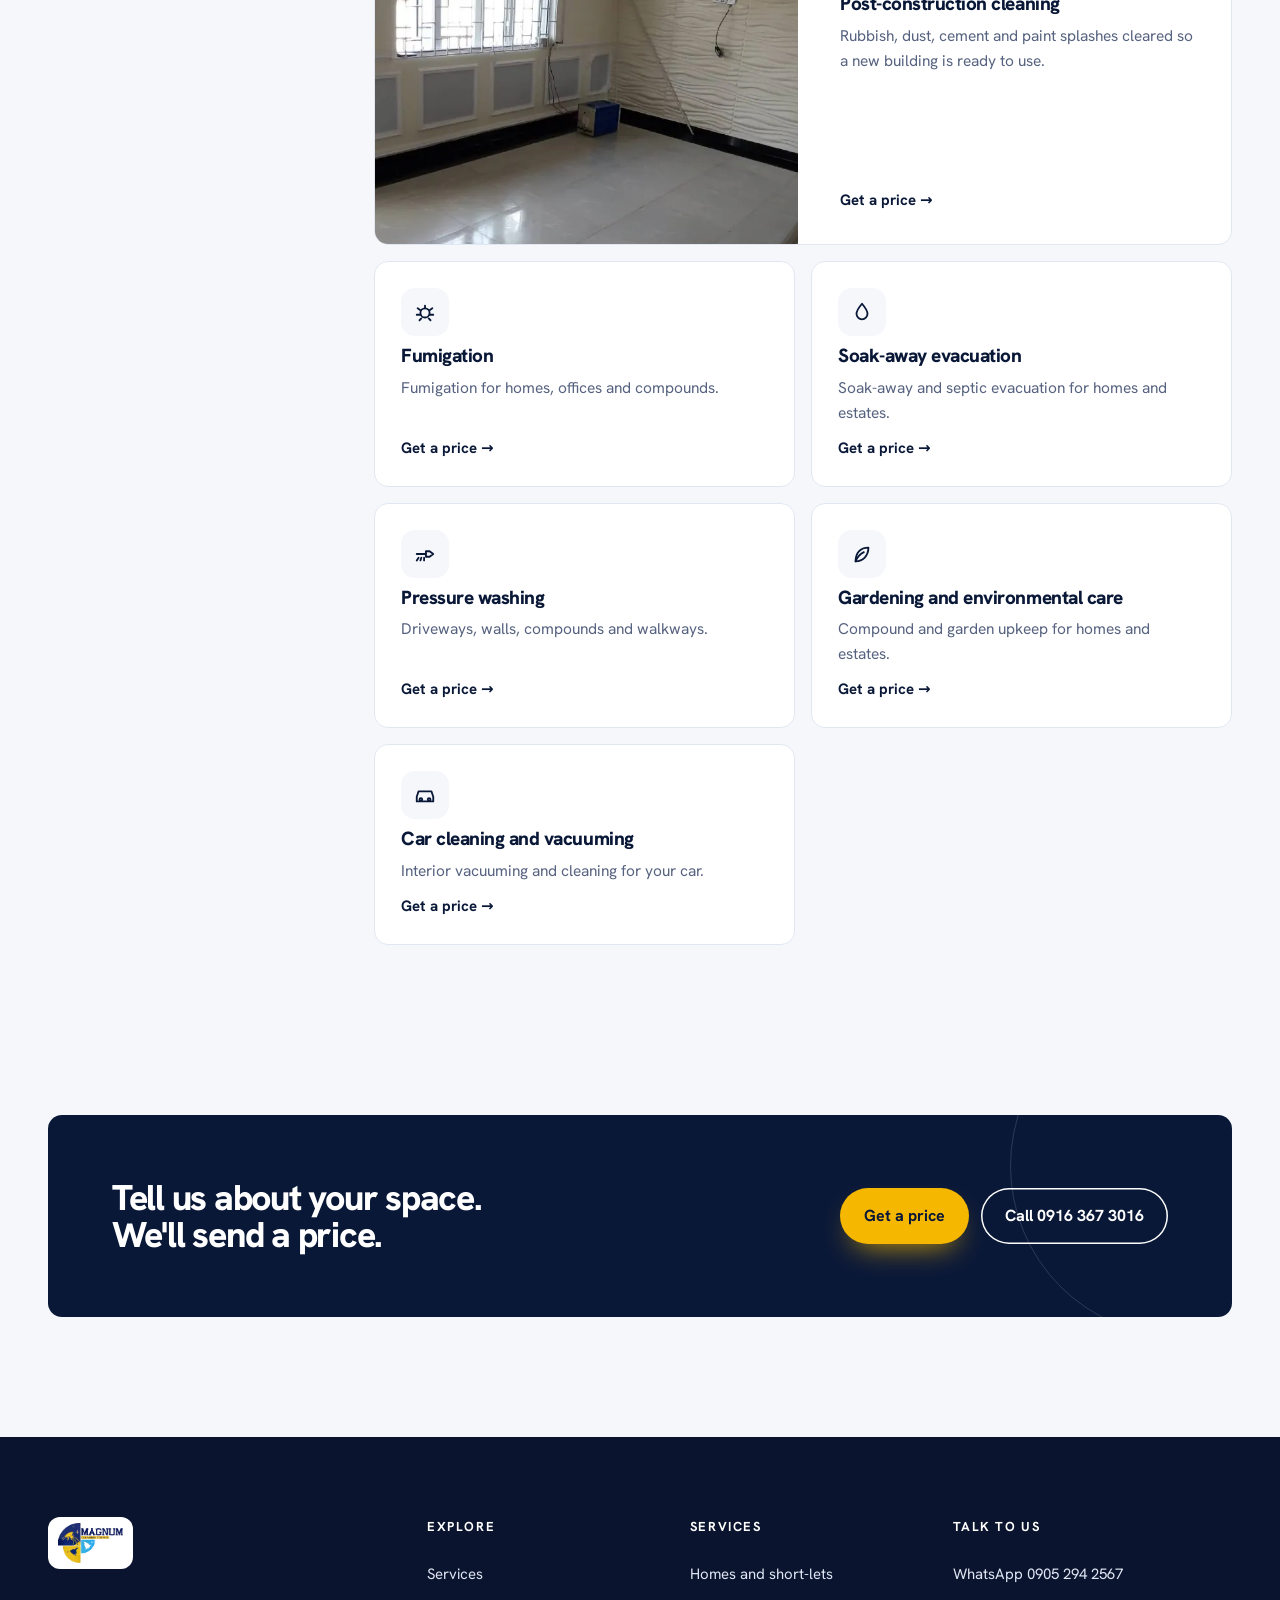
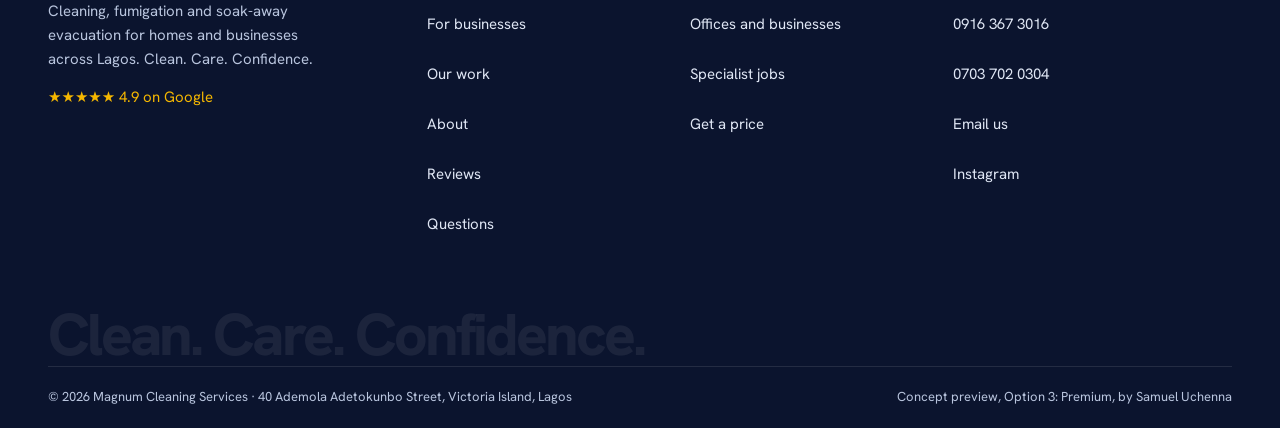
<file: 3-premium/services.html>
<!doctype html>
<html lang="en">
<head>
<meta charset="utf-8">
<meta name="viewport" content="width=device-width, initial-scale=1">
<meta name="robots" content="noindex, nofollow">
<title>Services | Magnum Cleaning Services</title>
<meta name="description" content="All Magnum cleaning services for homes, businesses and specialist jobs in Lagos.">
<link rel="icon" href="../assets/magnum-icon.webp">
<link rel="preload" as="font" type="font/woff2" href="../assets/fonts/hanken-grotesk-605034.woff2" crossorigin>
<link rel="stylesheet" href="../assets/fonts/fonts.css">
<link rel="stylesheet" href="../assets/motion.css">
<link rel="stylesheet" href="style.css">
<script src="../assets/motion.js"></script>
<script src="site.js"></script>
</head>
<body>
<header class="nav" data-header>
  <div class="wrap">
    <a class="plate" href="index.html" aria-label="Magnum Cleaning Services, home"><img width="708" height="437" src="../assets/magnum-logo.webp" alt="Magnum Cleaning Service"></a>
    <nav class="links" aria-label="Main"><a href="index.html">Home</a><a href="services.html" aria-current=page>Services</a><a href="business.html">For businesses</a><a href="work.html">Our work</a><a href="about.html">About</a></nav>
    <a class="pill pill-gold shine" href="contact.html">Get a price</a>
    <button class="menu-btn" data-menu-btn aria-label="Open menu" aria-expanded="false"><span></span></button>
  </div>
</header>
<div class="pmenu" data-menu>
  <div class="top"><span class="plate"><img loading="lazy" decoding="async" width="708" height="437" src="../assets/magnum-logo.webp" alt="Magnum Cleaning Service"></span><button class="x" data-menu-btn aria-label="Close menu">×</button></div>
  <nav aria-label="Phone menu"><a href="index.html">Home</a><a href="services.html" aria-current=page>Services</a><a href="business.html">For businesses</a><a href="work.html">Our work</a><a href="about.html">About</a><a href="contact.html">Get a price</a></nav>
  <div class="acts"><a class="pill pill-gold" href="https://wa.me/2349052942567" target="_blank" rel="noopener"><svg viewBox="0 0 24 24" fill="currentColor" aria-hidden="true"><path d="M12 2a10 10 0 0 0-8.6 15.1L2 22l5-1.3A10 10 0 1 0 12 2zm0 18.2a8.2 8.2 0 0 1-4.2-1.2l-.3-.2-3 .8.8-2.9-.2-.3A8.2 8.2 0 1 1 12 20.2zm4.5-6.1c-.2-.1-1.5-.7-1.7-.8s-.4-.1-.6.1-.7.8-.8 1-.3.2-.5.1a6.7 6.7 0 0 1-3.3-2.9c-.3-.4.3-.4.7-1.3a.5.5 0 0 0 0-.5c0-.1-.6-1.4-.8-1.9s-.4-.4-.6-.4h-.5a1 1 0 0 0-.7.3 3 3 0 0 0-.9 2.2 5.2 5.2 0 0 0 1.1 2.7 11.8 11.8 0 0 0 4.5 4c1.7.7 2.3.8 3.2.6a2.7 2.7 0 0 0 1.8-1.2 2.2 2.2 0 0 0 .2-1.3c-.1-.1-.3-.2-.5-.3z"/></svg> WhatsApp 0905 294 2567</a><a class="pill pill-line" href="tel:+2349163673016">Call 0916 367 3016</a></div>
</div>
<main>
<section class="phero"><img loading="lazy" decoding="async" width="655" height="694" class="slowzoom" src="../assets/real/after-kitchen.webp" alt=""><div class="wrap">
  <div class="crumb"><a href="index.html">Home</a> / Services</div><h1 data-reveal>Everything we clean, in one place</h1><p data-reveal>Eighteen services across homes, businesses and specialist jobs. If you can't see yours, ask us on WhatsApp.</p></div></section>
<div class="wrap split"><nav class="toc" aria-label="Service groups"><a href="#homes">Homes and short-lets</a><a href="#business">Offices and businesses</a><a href="#specialist">Specialist jobs</a><a class="pill pill-gold" href="contact.html">Get a price</a></nav><div><div class="sgroup" id="homes"><span class="kick">6 services</span><h2 style="margin-top:12px">Homes and short-lets</h2><div class="sgrid" data-stagger><article class="scard photo"><img width="655" height="694" src="../assets/real/after-living.webp" alt="" loading="lazy"><div><span class="ic" style="width:48px;height:48px;border-radius:14px;background:var(--porcelain);display:grid;place-items:center"><svg class="i" viewBox="0 0 24 24" fill="none" stroke="currentColor" stroke-width="2" stroke-linecap="round" stroke-linejoin="round" aria-hidden="true"><path d="M3 11l9-7 9 7"/><path d="M5 10v10h14V10"/></svg></span><h3>House cleaning</h3><p>Regular cleaning for your home, weekly or as often as you need it.</p><a href="contact.html">Get a price →</a></div></article><article class="scard"><span class="ic"><svg class="i" viewBox="0 0 24 24" fill="none" stroke="currentColor" stroke-width="2" stroke-linecap="round" stroke-linejoin="round" aria-hidden="true"><path d="M12 3v4M12 17v4M3 12h4M17 12h4M6 6l2.5 2.5M15.5 15.5L18 18M6 18l2.5-2.5M15.5 8.5L18 6"/></svg></span><h3>Deep cleaning</h3><p>A top-to-bottom clean of every room, including the places a normal clean skips.</p><a href="contact.html">Get a price →</a></article><article class="scard"><span class="ic"><svg class="i" viewBox="0 0 24 24" fill="none" stroke="currentColor" stroke-width="2" stroke-linecap="round" stroke-linejoin="round" aria-hidden="true"><path d="M3 7l9-4 9 4-9 4z"/><path d="M3 7v10l9 4 9-4V7"/></svg></span><h3>Move-in and move-out</h3><p>Empty-house cleaning before you move in or after you hand over the keys.</p><a href="contact.html">Get a price →</a></article><article class="scard"><span class="ic"><svg class="i" viewBox="0 0 24 24" fill="none" stroke="currentColor" stroke-width="2" stroke-linecap="round" stroke-linejoin="round" aria-hidden="true"><path d="M4 11V8a2 2 0 0 1 2-2h12a2 2 0 0 1 2 2v3"/><path d="M2 13a2 2 0 0 1 4 0v2h12v-2a2 2 0 0 1 4 0v5H2z"/></svg></span><h3>Sofa, rug and mattress</h3><p>Fabrics cleaned and refreshed, with stains treated.</p><a href="contact.html">Get a price →</a></article><article class="scard"><span class="ic"><svg class="i" viewBox="0 0 24 24" fill="none" stroke="currentColor" stroke-width="2" stroke-linecap="round" stroke-linejoin="round" aria-hidden="true"><path d="M4 11V8a2 2 0 0 1 2-2h12a2 2 0 0 1 2 2v3"/><path d="M2 13a2 2 0 0 1 4 0v2h12v-2a2 2 0 0 1 4 0v5H2z"/></svg></span><h3>Carpet and upholstery</h3><p>Carpets and upholstered furniture cleaned with the right equipment.</p><a href="contact.html">Get a price →</a></article><article class="scard"><span class="ic"><svg class="i" viewBox="0 0 24 24" fill="none" stroke="currentColor" stroke-width="2" stroke-linecap="round" stroke-linejoin="round" aria-hidden="true"><rect x="4" y="3" width="16" height="18" rx="1"/><path d="M12 3v18M4 12h16"/></svg></span><h3>Window cleaning</h3><p>Glass, frames and sills.</p><a href="contact.html">Get a price →</a></article></div></div><div class="sgroup" id="business"><span class="kick">6 services</span><h2 style="margin-top:12px">Offices and businesses</h2><div class="sgrid" data-stagger><article class="scard photo"><img width="1600" height="1600" src="../assets/office-desks.webp" alt="" loading="lazy"><div><span class="ic" style="width:48px;height:48px;border-radius:14px;background:var(--porcelain);display:grid;place-items:center"><svg class="i" viewBox="0 0 24 24" fill="none" stroke="currentColor" stroke-width="2" stroke-linecap="round" stroke-linejoin="round" aria-hidden="true"><rect x="4" y="3" width="16" height="18" rx="2"/><path d="M9 7h2M13 7h2M9 11h2M13 11h2M9 15h2M13 15h2"/></svg></span><h3>Office cleaning</h3><p>Daily or weekly cleaning, planned around your working hours.</p><a href="contact.html">Get a price →</a></div></article><article class="scard"><span class="ic"><svg class="i" viewBox="0 0 24 24" fill="none" stroke="currentColor" stroke-width="2" stroke-linecap="round" stroke-linejoin="round" aria-hidden="true"><path d="M4 9l1-5h14l1 5"/><path d="M5 9v11h14V9"/><path d="M9 20v-6h6v6"/></svg></span><h3>Retail and shop cleaning</h3><p>Shop floors, displays and glass fronts, before or after opening.</p><a href="contact.html">Get a price →</a></article><article class="scard"><span class="ic"><svg class="i" viewBox="0 0 24 24" fill="none" stroke="currentColor" stroke-width="2" stroke-linecap="round" stroke-linejoin="round" aria-hidden="true"><rect x="3" y="3" width="18" height="18" rx="3"/><path d="M12 8v8M8 12h8"/></svg></span><h3>Hospital cleaning</h3><p>Cleaning and disinfection for clinics and hospitals, around your clinic hours.</p><a href="contact.html">Get a price →</a></article><article class="scard"><span class="ic"><svg class="i" viewBox="0 0 24 24" fill="none" stroke="currentColor" stroke-width="2" stroke-linecap="round" stroke-linejoin="round" aria-hidden="true"><path d="M3 21h18"/><path d="M5 21V10l5-4 5 4v11"/><path d="M15 21v-8l4-3v11"/></svg></span><h3>Estate cleaning</h3><p>Common areas, compounds and facility rooms.</p><a href="contact.html">Get a price →</a></article><article class="scard"><span class="ic"><svg class="i" viewBox="0 0 24 24" fill="none" stroke="currentColor" stroke-width="2" stroke-linecap="round" stroke-linejoin="round" aria-hidden="true"><path d="M3 17l9 4 9-4"/><path d="M3 12l9 4 9-4"/><path d="M3 7l9 4 9-4-9-4z"/></svg></span><h3>Floor and surface care</h3><p>Tiles, marble and hard floors cleaned and polished.</p><a href="contact.html">Get a price →</a></article><article class="scard"><span class="ic"><svg class="i" viewBox="0 0 24 24" fill="none" stroke="currentColor" stroke-width="2" stroke-linecap="round" stroke-linejoin="round" aria-hidden="true"><path d="M12 3l8 3v6c0 5-3.5 8-8 9-4.5-1-8-4-8-9V6z"/><path d="M9 12l2 2 4-4"/></svg></span><h3>Disinfection and sanitisation</h3><p>High-touch points and shared spaces disinfected.</p><a href="contact.html">Get a price →</a></article></div></div><div class="sgroup" id="specialist"><span class="kick">6 services</span><h2 style="margin-top:12px">Specialist jobs</h2><div class="sgrid" data-stagger><article class="scard photo"><img width="653" height="708" src="../assets/real/after-room.webp" alt="" loading="lazy"><div><span class="ic" style="width:48px;height:48px;border-radius:14px;background:var(--porcelain);display:grid;place-items:center"><svg class="i" viewBox="0 0 24 24" fill="none" stroke="currentColor" stroke-width="2" stroke-linecap="round" stroke-linejoin="round" aria-hidden="true"><path d="M2 20h20"/><path d="M4 20V9l6-4v15"/><path d="M14 20V11h6v9"/></svg></span><h3>Post-construction cleaning</h3><p>Rubbish, dust, cement and paint splashes cleared so a new building is ready to use.</p><a href="contact.html">Get a price →</a></div></article><article class="scard"><span class="ic"><svg class="i" viewBox="0 0 24 24" fill="none" stroke="currentColor" stroke-width="2" stroke-linecap="round" stroke-linejoin="round" aria-hidden="true"><circle cx="12" cy="13" r="5"/><path d="M12 8V5M7 10L4 8M17 10l3-2M7 15H3M17 15h4M8 19l-2 2M16 19l2 2"/></svg></span><h3>Fumigation</h3><p>Fumigation for homes, offices and compounds.</p><a href="contact.html">Get a price →</a></article><article class="scard"><span class="ic"><svg class="i" viewBox="0 0 24 24" fill="none" stroke="currentColor" stroke-width="2" stroke-linecap="round" stroke-linejoin="round" aria-hidden="true"><path d="M12 3s6 7 6 11a6 6 0 0 1-12 0c0-4 6-11 6-11z"/></svg></span><h3>Soak-away evacuation</h3><p>Soak-away and septic evacuation for homes and estates.</p><a href="contact.html">Get a price →</a></article><article class="scard"><span class="ic"><svg class="i" viewBox="0 0 24 24" fill="none" stroke="currentColor" stroke-width="2" stroke-linecap="round" stroke-linejoin="round" aria-hidden="true"><path d="M3 12h10"/><path d="M13 9h4l4 3-4 3h-4z"/><path d="M5 16l-2 3M8 16l-1 3M11 16v3"/></svg></span><h3>Pressure washing</h3><p>Driveways, walls, compounds and walkways.</p><a href="contact.html">Get a price →</a></article><article class="scard"><span class="ic"><svg class="i" viewBox="0 0 24 24" fill="none" stroke="currentColor" stroke-width="2" stroke-linecap="round" stroke-linejoin="round" aria-hidden="true"><path d="M5 20c8 0 14-6 14-15-9 0-14 6-14 15z"/><path d="M5 20c2-5 5-8 9-10"/></svg></span><h3>Gardening and environmental care</h3><p>Compound and garden upkeep for homes and estates.</p><a href="contact.html">Get a price →</a></article><article class="scard"><span class="ic"><svg class="i" viewBox="0 0 24 24" fill="none" stroke="currentColor" stroke-width="2" stroke-linecap="round" stroke-linejoin="round" aria-hidden="true"><path d="M3 14l2-6h14l2 6v5H3z"/><circle cx="7.5" cy="17" r="1.5"/><circle cx="16.5" cy="17" r="1.5"/></svg></span><h3>Car cleaning and vacuuming</h3><p>Interior vacuuming and cleaning for your car.</p><a href="contact.html">Get a price →</a></article></div></div></div></div>
<section style="padding-top:0"><div class="wrap"><div class="final" data-reveal><h2>Tell us about your space.<br>We'll send a price.</h2>
  <div style="display:flex;gap:12px;flex-wrap:wrap"><a class="pill pill-gold shine" href="contact.html">Get a price</a><a class="pill pill-line" style="color:#fff" href="tel:+2349163673016">Call 0916 367 3016</a></div></div></div></section>
</main>
<footer class="foot">
  <div class="wrap">
    <div class="cols">
      <div><a class="plate" href="index.html"><img loading="lazy" decoding="async" width="708" height="437" src="../assets/magnum-logo.webp" alt="Magnum Cleaning Service"></a>
        <p style="margin-top:20px;max-width:36ch">Cleaning, fumigation and soak-away evacuation for homes and businesses across Lagos. Clean. Care. Confidence.</p>
        <p style="margin-top:14px"><a href="https://www.google.com/maps/search/?api=1&query=Magnum+Cleaning+Services+Victoria+Island+Lagos" target="_blank" rel="noopener" style="display:inline;color:var(--gold)">★★★★★ 4.9 on Google</a></p></div>
      <div><h4>Explore</h4><a href="services.html">Services</a><a href="business.html">For businesses</a><a href="work.html">Our work</a><a href="about.html">About</a><a href="about.html#reviews">Reviews</a><a href="about.html#faq">Questions</a></div>
      <div><h4>Services</h4><a href="services.html#homes">Homes and short-lets</a><a href="services.html#business">Offices and businesses</a><a href="services.html#specialist">Specialist jobs</a><a href="contact.html">Get a price</a></div>
      <div><h4>Talk to us</h4><a href="https://wa.me/2349052942567" target="_blank" rel="noopener">WhatsApp 0905 294 2567</a><a href="tel:+2349163673016">0916 367 3016</a><a href="tel:+2347037020304">0703 702 0304</a><a href="mailto:magnumcleaningservices.ng@gmail.com">Email us</a><a href="https://www.instagram.com/magnumcleanin/" target="_blank" rel="noopener">Instagram</a></div>
    </div>
    <div class="big" aria-hidden="true">Clean. Care. Confidence.</div>
    <div class="legal"><span>© <span data-year>2026</span> Magnum Cleaning Services · 40 Ademola Adetokunbo Street, Victoria Island, Lagos</span><span>Concept preview, Option 3: Premium, by Samuel Uchenna</span></div>
  </div>
</footer>
<a class="float" href="https://wa.me/2349052942567?text=Hello%20Magnum%2C%20I%27d%20like%20a%20price." target="_blank" rel="noopener" aria-label="Chat with Magnum on WhatsApp"><svg viewBox="0 0 24 24" fill="currentColor" aria-hidden="true"><path d="M12 2a10 10 0 0 0-8.6 15.1L2 22l5-1.3A10 10 0 1 0 12 2zm0 18.2a8.2 8.2 0 0 1-4.2-1.2l-.3-.2-3 .8.8-2.9-.2-.3A8.2 8.2 0 1 1 12 20.2zm4.5-6.1c-.2-.1-1.5-.7-1.7-.8s-.4-.1-.6.1-.7.8-.8 1-.3.2-.5.1a6.7 6.7 0 0 1-3.3-2.9c-.3-.4.3-.4.7-1.3a.5.5 0 0 0 0-.5c0-.1-.6-1.4-.8-1.9s-.4-.4-.6-.4h-.5a1 1 0 0 0-.7.3 3 3 0 0 0-.9 2.2 5.2 5.2 0 0 0 1.1 2.7 11.8 11.8 0 0 0 4.5 4c1.7.7 2.3.8 3.2.6a2.7 2.7 0 0 0 1.8-1.2 2.2 2.2 0 0 0 .2-1.3c-.1-.1-.3-.2-.5-.3z"/></svg></a>
<div class="mbar"><a class="pill pill-line" style="color:#fff" href="tel:+2349163673016">Call</a><a class="pill pill-gold" href="contact.html">Get a price</a></div>
</body>
</html>
</file>
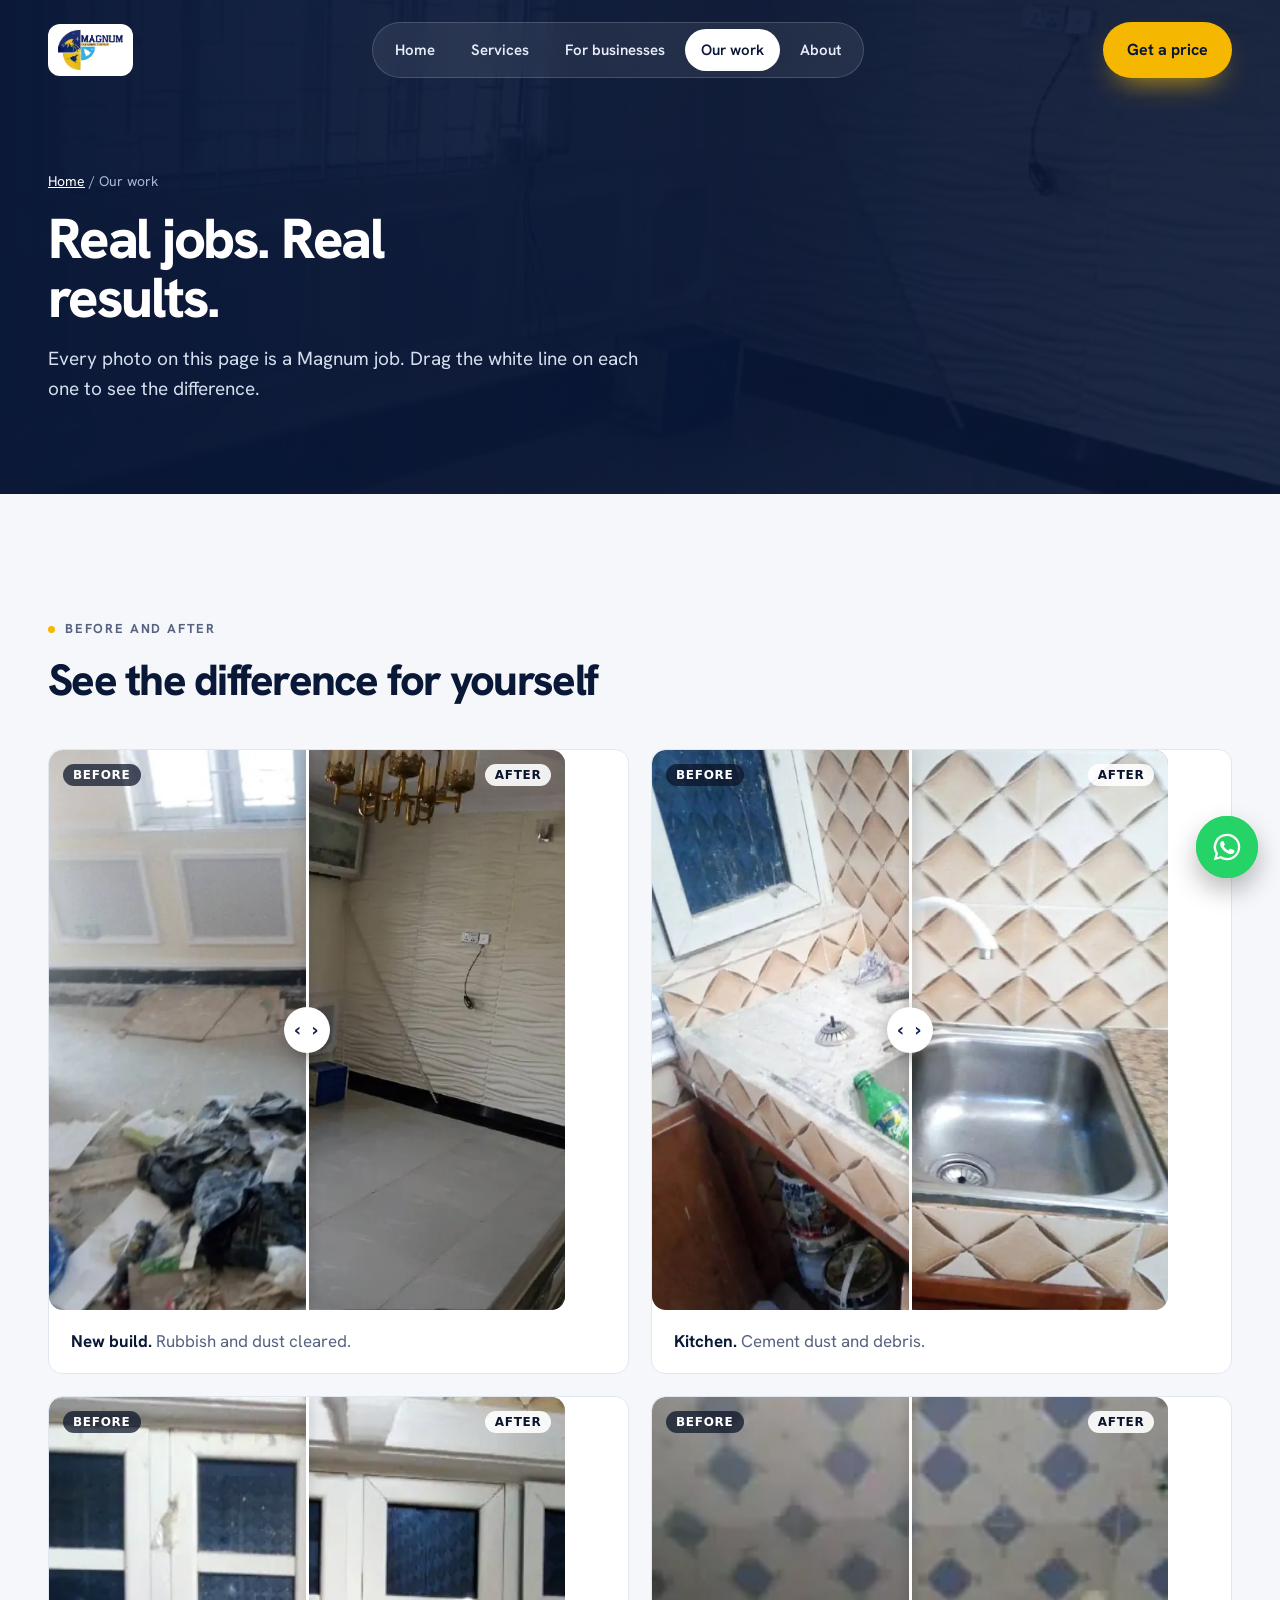
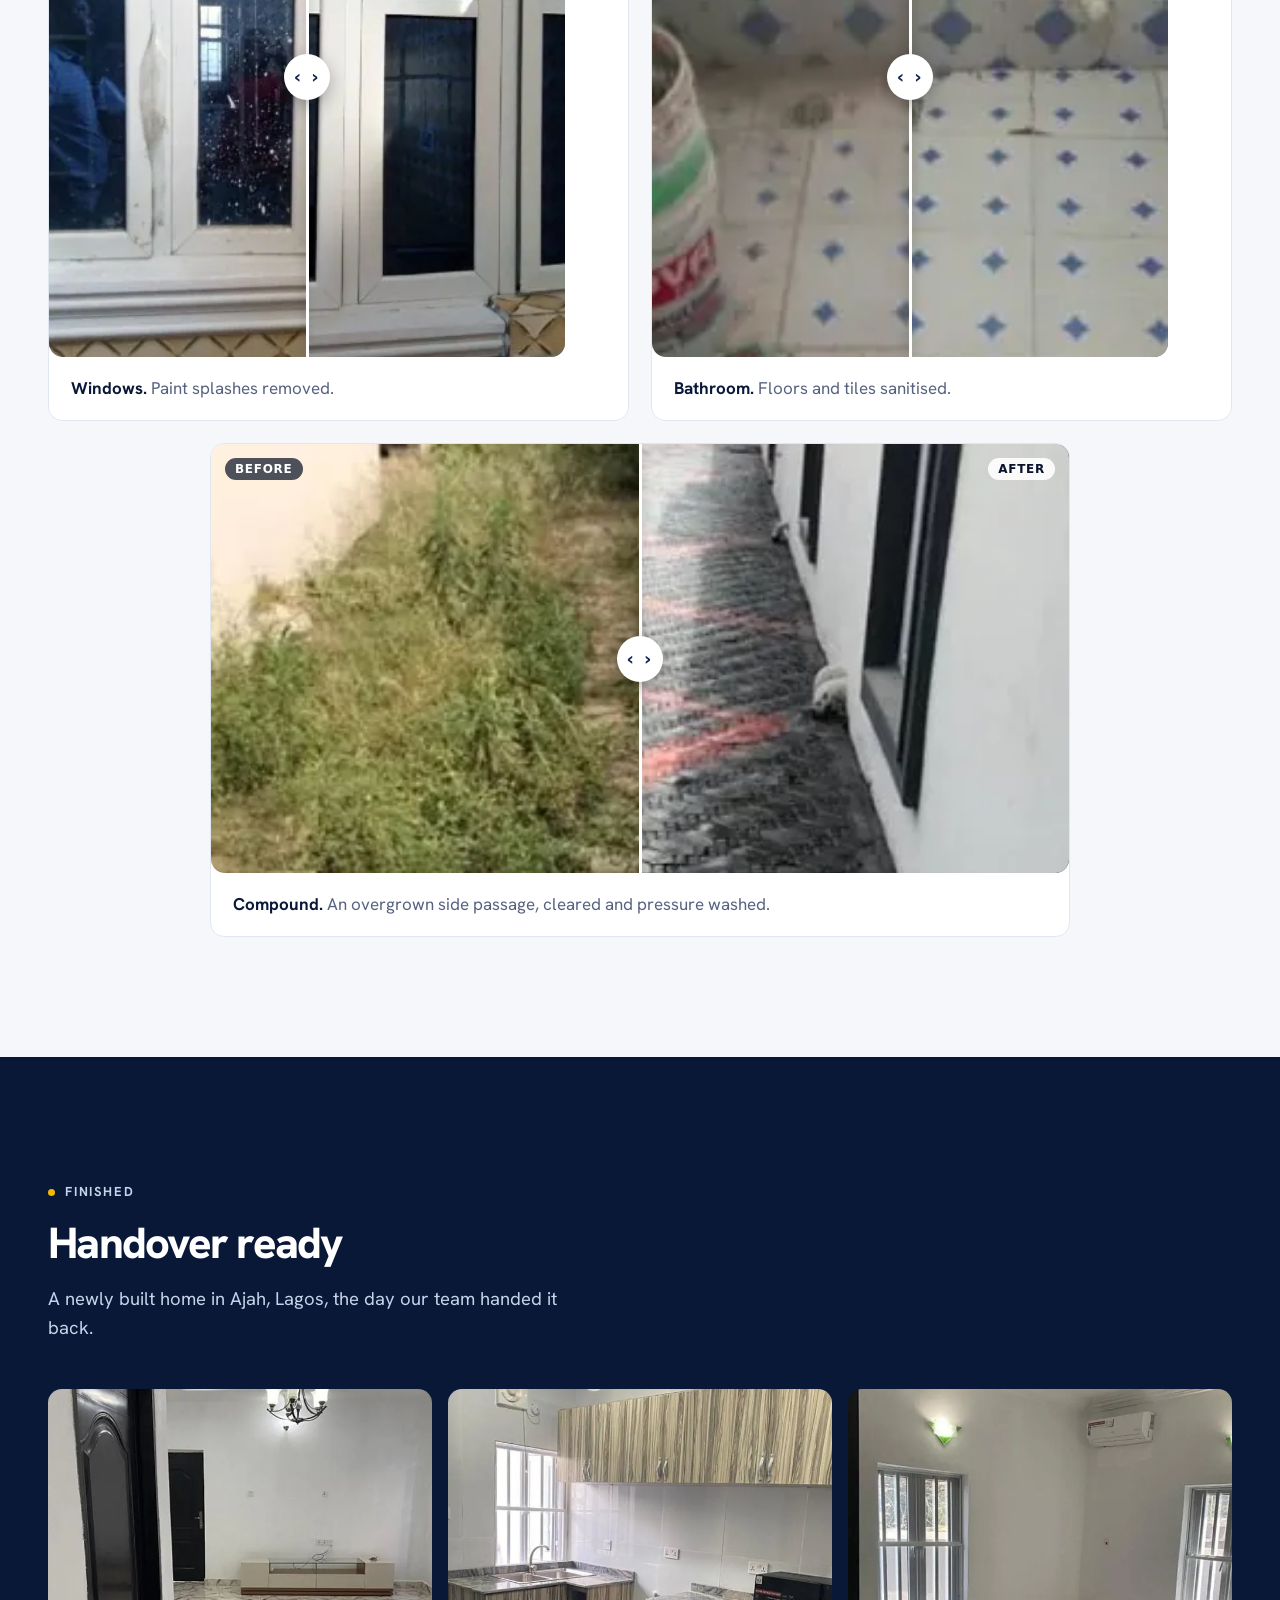
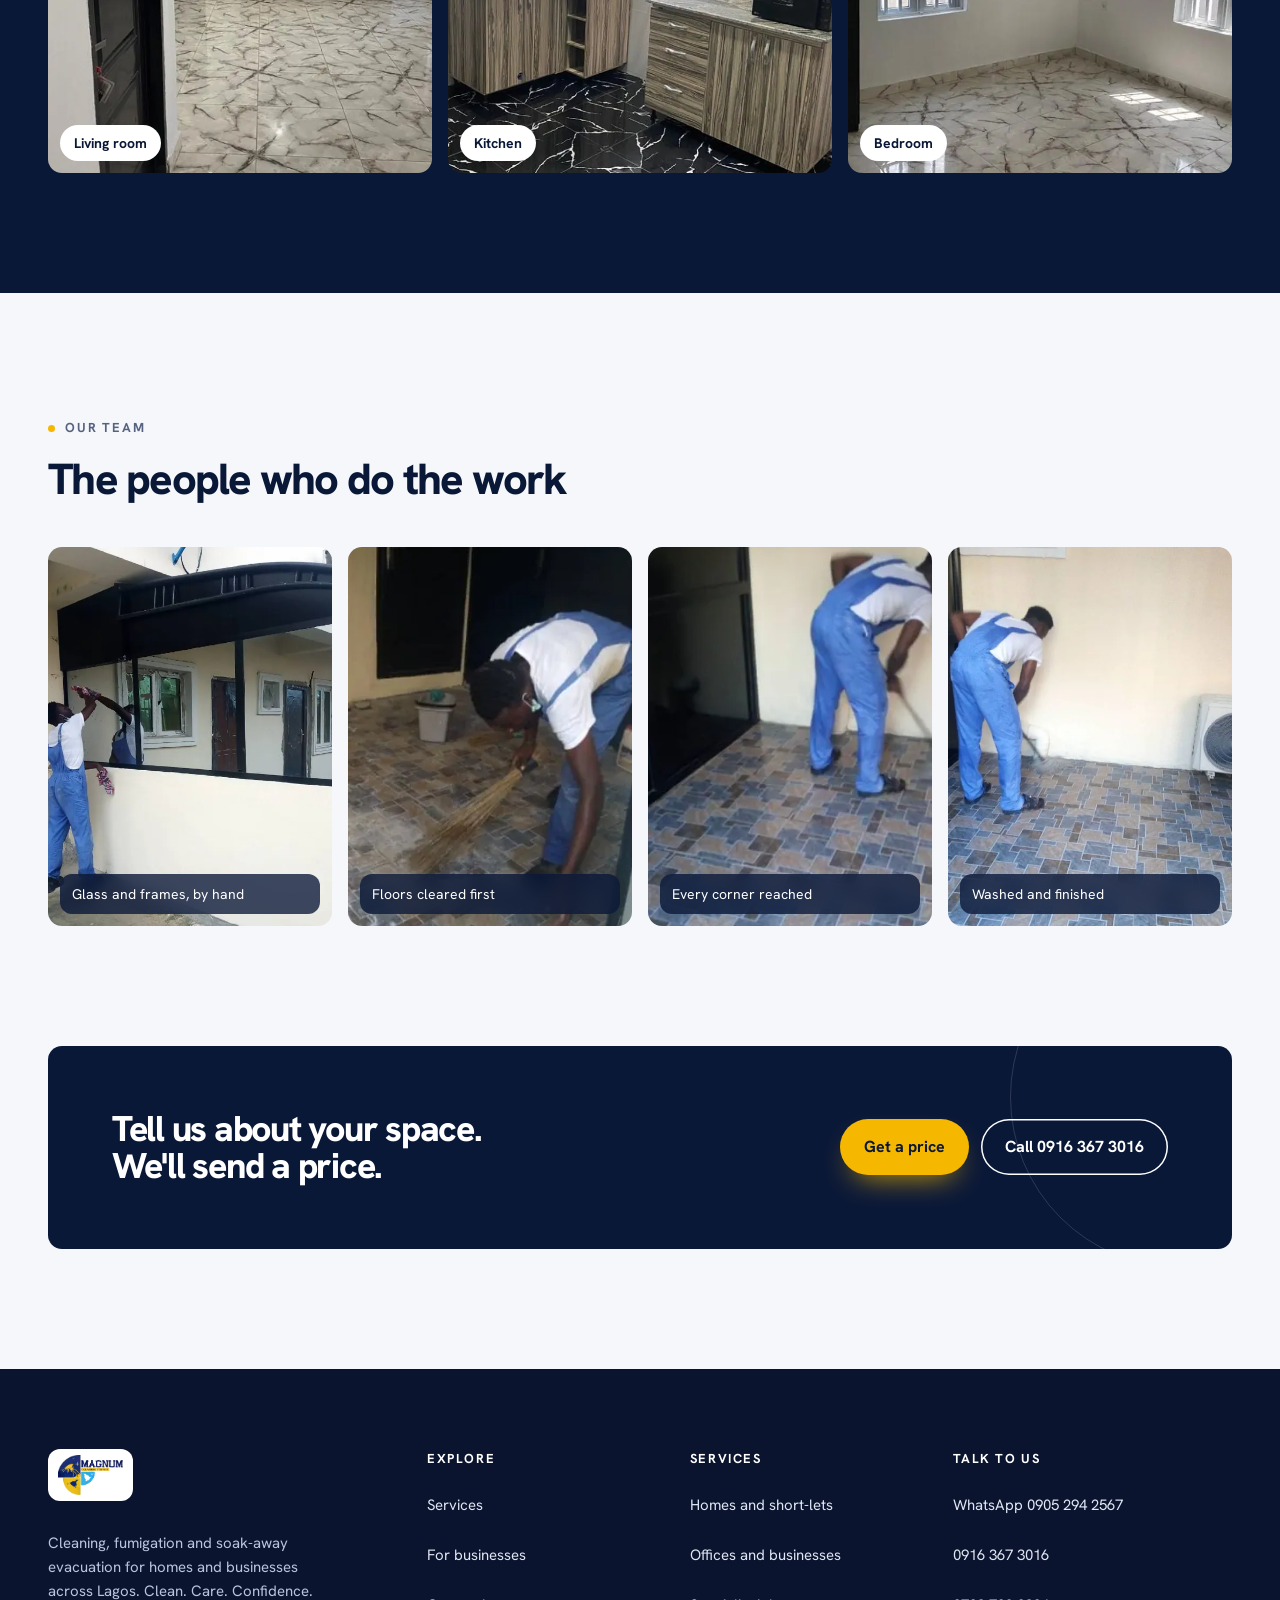
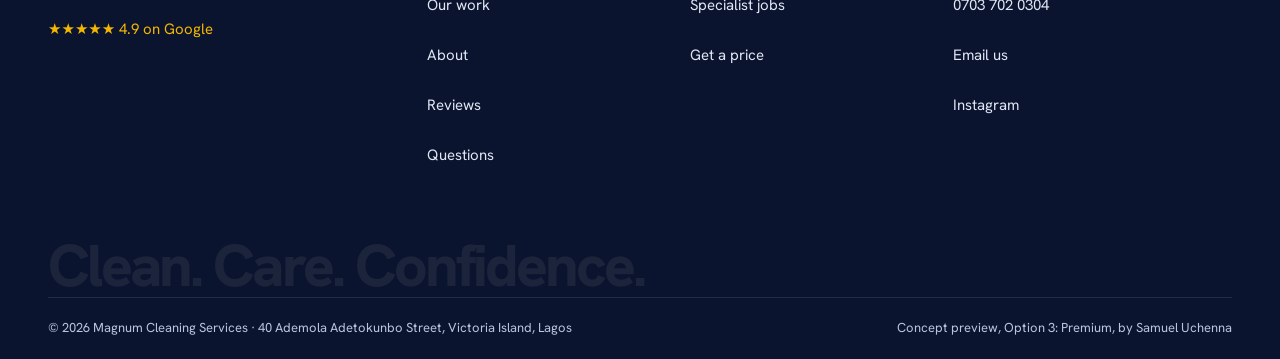
<file: 3-premium/work.html>
<!doctype html>
<html lang="en">
<head>
<meta charset="utf-8">
<meta name="viewport" content="width=device-width, initial-scale=1">
<meta name="robots" content="noindex, nofollow">
<title>Our work | Magnum Cleaning Services</title>
<meta name="description" content="Before and after photos from real Magnum Cleaning Services jobs in Lagos.">
<link rel="icon" href="../assets/magnum-icon.webp">
<link rel="preload" as="font" type="font/woff2" href="../assets/fonts/hanken-grotesk-605034.woff2" crossorigin>
<link rel="stylesheet" href="../assets/fonts/fonts.css">
<link rel="stylesheet" href="../assets/motion.css">
<link rel="stylesheet" href="style.css">
<script src="../assets/motion.js"></script>
<script src="site.js"></script>
</head>
<body>
<header class="nav" data-header>
  <div class="wrap">
    <a class="plate" href="index.html" aria-label="Magnum Cleaning Services, home"><img width="708" height="437" src="../assets/magnum-logo.webp" alt="Magnum Cleaning Service"></a>
    <nav class="links" aria-label="Main"><a href="index.html">Home</a><a href="services.html">Services</a><a href="business.html">For businesses</a><a href="work.html" aria-current=page>Our work</a><a href="about.html">About</a></nav>
    <a class="pill pill-gold shine" href="contact.html">Get a price</a>
    <button class="menu-btn" data-menu-btn aria-label="Open menu" aria-expanded="false"><span></span></button>
  </div>
</header>
<div class="pmenu" data-menu>
  <div class="top"><span class="plate"><img loading="lazy" decoding="async" width="708" height="437" src="../assets/magnum-logo.webp" alt="Magnum Cleaning Service"></span><button class="x" data-menu-btn aria-label="Close menu">×</button></div>
  <nav aria-label="Phone menu"><a href="index.html">Home</a><a href="services.html">Services</a><a href="business.html">For businesses</a><a href="work.html" aria-current=page>Our work</a><a href="about.html">About</a><a href="contact.html">Get a price</a></nav>
  <div class="acts"><a class="pill pill-gold" href="https://wa.me/2349052942567" target="_blank" rel="noopener"><svg viewBox="0 0 24 24" fill="currentColor" aria-hidden="true"><path d="M12 2a10 10 0 0 0-8.6 15.1L2 22l5-1.3A10 10 0 1 0 12 2zm0 18.2a8.2 8.2 0 0 1-4.2-1.2l-.3-.2-3 .8.8-2.9-.2-.3A8.2 8.2 0 1 1 12 20.2zm4.5-6.1c-.2-.1-1.5-.7-1.7-.8s-.4-.1-.6.1-.7.8-.8 1-.3.2-.5.1a6.7 6.7 0 0 1-3.3-2.9c-.3-.4.3-.4.7-1.3a.5.5 0 0 0 0-.5c0-.1-.6-1.4-.8-1.9s-.4-.4-.6-.4h-.5a1 1 0 0 0-.7.3 3 3 0 0 0-.9 2.2 5.2 5.2 0 0 0 1.1 2.7 11.8 11.8 0 0 0 4.5 4c1.7.7 2.3.8 3.2.6a2.7 2.7 0 0 0 1.8-1.2 2.2 2.2 0 0 0 .2-1.3c-.1-.1-.3-.2-.5-.3z"/></svg> WhatsApp 0905 294 2567</a><a class="pill pill-line" href="tel:+2349163673016">Call 0916 367 3016</a></div>
</div>
<main>
<section class="phero"><img loading="lazy" decoding="async" width="653" height="708" class="slowzoom" src="../assets/real/after-room.webp" alt=""><div class="wrap">
  <div class="crumb"><a href="index.html">Home</a> / Our work</div><h1 data-reveal>Real jobs. Real results.</h1><p data-reveal>Every photo on this page is a Magnum job. Drag the white line on each one to see the difference.</p></div></section>
<section>
  <div class="wrap"><div data-reveal><span class="kick">Before and after</span><h2 class="big">See the difference for yourself</h2></div>
    <div class="bagrid" data-stagger><div class="bacard"><div class="ba" data-ba>
      <img width="653" height="708" src="../assets/real/before-room.webp" alt="A room full of building rubbish" loading="lazy">
      <div class="ba-after"><img width="653" height="708" src="../assets/real/after-room.webp" alt="The same room after cleaning" loading="lazy"></div>
      <span class="ba-line" aria-hidden="true"></span><span class="ba-tag b">Before</span><span class="ba-tag a">After</span>
      <input type="range" min="0" max="100" value="50" aria-label="Drag to compare before and after">
    </div><p><b>New build.</b> Rubbish and dust cleared.</p></div><div class="bacard"><div class="ba" data-ba>
      <img width="653" height="708" src="../assets/real/before-sink.webp" alt="A dusty kitchen sink" loading="lazy">
      <div class="ba-after"><img width="653" height="708" src="../assets/real/after-sink.webp" alt="The same sink after cleaning" loading="lazy"></div>
      <span class="ba-line" aria-hidden="true"></span><span class="ba-tag b">Before</span><span class="ba-tag a">After</span>
      <input type="range" min="0" max="100" value="50" aria-label="Drag to compare before and after">
    </div><p><b>Kitchen.</b> Cement dust and debris.</p></div><div class="bacard"><div class="ba" data-ba>
      <img width="392" height="425" src="../assets/real/before-window.webp" alt="Window frames with paint splashes" loading="lazy">
      <div class="ba-after"><img width="392" height="425" src="../assets/real/after-window.webp" alt="The same windows after cleaning" loading="lazy"></div>
      <span class="ba-line" aria-hidden="true"></span><span class="ba-tag b">Before</span><span class="ba-tag a">After</span>
      <input type="range" min="0" max="100" value="50" aria-label="Drag to compare before and after">
    </div><p><b>Windows.</b> Paint splashes removed.</p></div><div class="bacard"><div class="ba" data-ba>
      <img width="194" height="425" src="../assets/real/before-bathroom.webp" alt="A dirty bathroom floor" loading="lazy">
      <div class="ba-after"><img width="194" height="425" src="../assets/real/after-bathroom.webp" alt="The same bathroom after cleaning" loading="lazy"></div>
      <span class="ba-line" aria-hidden="true"></span><span class="ba-tag b">Before</span><span class="ba-tag a">After</span>
      <input type="range" min="0" max="100" value="50" aria-label="Drag to compare before and after">
    </div><p><b>Bathroom.</b> Floors and tiles sanitised.</p></div></div>
    <div class="bacard" style="margin-top:22px" data-reveal><div class="ba wide" data-ba>
      <img width="392" height="184" src="../assets/real/before-path.webp" alt="An overgrown side passage" loading="lazy">
      <div class="ba-after"><img width="392" height="213" src="../assets/real/after-path.webp" alt="The same passage cleared and washed" loading="lazy"></div>
      <span class="ba-line" aria-hidden="true"></span><span class="ba-tag b">Before</span><span class="ba-tag a">After</span>
      <input type="range" min="0" max="100" value="50" aria-label="Drag to compare before and after">
    </div><p><b>Compound.</b> An overgrown side passage, cleared and pressure washed.</p></div>
  </div>
</section>
<section class="dark">
  <div class="wrap"><div data-reveal><span class="kick">Finished</span><h2 class="big">Handover ready</h2><p class="sub">A newly built home in Ajah, Lagos, the day our team handed it back.</p></div>
    <div class="finished" data-stagger><figure><img width="655" height="694" src="../assets/real/after-living.webp" alt="A living room cleaned by Magnum" loading="lazy"><figcaption>Living room</figcaption></figure><figure><img width="655" height="694" src="../assets/real/after-kitchen.webp" alt="A kitchen cleaned by Magnum" loading="lazy"><figcaption>Kitchen</figcaption></figure><figure><img width="655" height="694" src="../assets/real/after-bedroom.webp" alt="A bedroom cleaned by Magnum" loading="lazy"><figcaption>Bedroom</figcaption></figure></div></div>
</section>
<section>
  <div class="wrap"><div data-reveal><span class="kick">Our team</span><h2 class="big">The people who do the work</h2></div>
    <div class="team" data-stagger><figure><img width="653" height="708" src="../assets/real/team-glass.webp" alt="A Magnum cleaner at work: glass and frames, by hand" loading="lazy"><figcaption>Glass and frames, by hand</figcaption></figure><figure><img width="325" height="708" src="../assets/real/team-sweep.webp" alt="A Magnum cleaner at work: floors cleared first" loading="lazy"><figcaption>Floors cleared first</figcaption></figure><figure><img width="323" height="708" src="../assets/real/team-mop.webp" alt="A Magnum cleaner at work: every corner reached" loading="lazy"><figcaption>Every corner reached</figcaption></figure><figure><img width="653" height="708" src="../assets/real/team-wall.webp" alt="A Magnum cleaner at work: washed and finished" loading="lazy"><figcaption>Washed and finished</figcaption></figure></div></div>
</section>
<section style="padding-top:0"><div class="wrap"><div class="final" data-reveal><h2>Tell us about your space.<br>We'll send a price.</h2>
  <div style="display:flex;gap:12px;flex-wrap:wrap"><a class="pill pill-gold shine" href="contact.html">Get a price</a><a class="pill pill-line" style="color:#fff" href="tel:+2349163673016">Call 0916 367 3016</a></div></div></div></section>
</main>
<footer class="foot">
  <div class="wrap">
    <div class="cols">
      <div><a class="plate" href="index.html"><img loading="lazy" decoding="async" width="708" height="437" src="../assets/magnum-logo.webp" alt="Magnum Cleaning Service"></a>
        <p style="margin-top:20px;max-width:36ch">Cleaning, fumigation and soak-away evacuation for homes and businesses across Lagos. Clean. Care. Confidence.</p>
        <p style="margin-top:14px"><a href="https://www.google.com/maps/search/?api=1&query=Magnum+Cleaning+Services+Victoria+Island+Lagos" target="_blank" rel="noopener" style="display:inline;color:var(--gold)">★★★★★ 4.9 on Google</a></p></div>
      <div><h4>Explore</h4><a href="services.html">Services</a><a href="business.html">For businesses</a><a href="work.html">Our work</a><a href="about.html">About</a><a href="about.html#reviews">Reviews</a><a href="about.html#faq">Questions</a></div>
      <div><h4>Services</h4><a href="services.html#homes">Homes and short-lets</a><a href="services.html#business">Offices and businesses</a><a href="services.html#specialist">Specialist jobs</a><a href="contact.html">Get a price</a></div>
      <div><h4>Talk to us</h4><a href="https://wa.me/2349052942567" target="_blank" rel="noopener">WhatsApp 0905 294 2567</a><a href="tel:+2349163673016">0916 367 3016</a><a href="tel:+2347037020304">0703 702 0304</a><a href="mailto:magnumcleaningservices.ng@gmail.com">Email us</a><a href="https://www.instagram.com/magnumcleanin/" target="_blank" rel="noopener">Instagram</a></div>
    </div>
    <div class="big" aria-hidden="true">Clean. Care. Confidence.</div>
    <div class="legal"><span>© <span data-year>2026</span> Magnum Cleaning Services · 40 Ademola Adetokunbo Street, Victoria Island, Lagos</span><span>Concept preview, Option 3: Premium, by Samuel Uchenna</span></div>
  </div>
</footer>
<a class="float" href="https://wa.me/2349052942567?text=Hello%20Magnum%2C%20I%27d%20like%20a%20price." target="_blank" rel="noopener" aria-label="Chat with Magnum on WhatsApp"><svg viewBox="0 0 24 24" fill="currentColor" aria-hidden="true"><path d="M12 2a10 10 0 0 0-8.6 15.1L2 22l5-1.3A10 10 0 1 0 12 2zm0 18.2a8.2 8.2 0 0 1-4.2-1.2l-.3-.2-3 .8.8-2.9-.2-.3A8.2 8.2 0 1 1 12 20.2zm4.5-6.1c-.2-.1-1.5-.7-1.7-.8s-.4-.1-.6.1-.7.8-.8 1-.3.2-.5.1a6.7 6.7 0 0 1-3.3-2.9c-.3-.4.3-.4.7-1.3a.5.5 0 0 0 0-.5c0-.1-.6-1.4-.8-1.9s-.4-.4-.6-.4h-.5a1 1 0 0 0-.7.3 3 3 0 0 0-.9 2.2 5.2 5.2 0 0 0 1.1 2.7 11.8 11.8 0 0 0 4.5 4c1.7.7 2.3.8 3.2.6a2.7 2.7 0 0 0 1.8-1.2 2.2 2.2 0 0 0 .2-1.3c-.1-.1-.3-.2-.5-.3z"/></svg></a>
<div class="mbar"><a class="pill pill-line" style="color:#fff" href="tel:+2349163673016">Call</a><a class="pill pill-gold" href="contact.html">Get a price</a></div>
</body>
</html>
</file>
<file: assets/fonts/fonts.css>
@font-face{font-family:'Bricolage Grotesque';font-style:normal;font-weight:600;font-display:swap;src:url(bricolage-grotesque-a97232.woff2) format('woff2');unicode-range:U+0000-00FF,U+0131,U+0152-0153,U+02BB-02BC,U+02C6,U+02DA,U+02DC,U+2000-206F,U+20AC,U+2122,U+2191,U+2193,U+2212,U+2215,U+FEFF,U+FFFD}
@font-face{font-family:'Bricolage Grotesque';font-style:normal;font-weight:800;font-display:swap;src:url(bricolage-grotesque-a97232.woff2) format('woff2');unicode-range:U+0000-00FF,U+0131,U+0152-0153,U+02BB-02BC,U+02C6,U+02DA,U+02DC,U+2000-206F,U+20AC,U+2122,U+2191,U+2193,U+2212,U+2215,U+FEFF,U+FFFD}
@font-face{font-family:'Onest';font-style:normal;font-weight:400;font-display:swap;src:url(onest-cebbb5.woff2) format('woff2');unicode-range:U+0000-00FF,U+0131,U+0152-0153,U+02BB-02BC,U+02C6,U+02DA,U+02DC,U+2000-206F,U+20AC,U+2122,U+2191,U+2193,U+2212,U+2215,U+FEFF,U+FFFD}
@font-face{font-family:'Onest';font-style:normal;font-weight:500;font-display:swap;src:url(onest-cebbb5.woff2) format('woff2');unicode-range:U+0000-00FF,U+0131,U+0152-0153,U+02BB-02BC,U+02C6,U+02DA,U+02DC,U+2000-206F,U+20AC,U+2122,U+2191,U+2193,U+2212,U+2215,U+FEFF,U+FFFD}
@font-face{font-family:'Onest';font-style:normal;font-weight:600;font-display:swap;src:url(onest-cebbb5.woff2) format('woff2');unicode-range:U+0000-00FF,U+0131,U+0152-0153,U+02BB-02BC,U+02C6,U+02DA,U+02DC,U+2000-206F,U+20AC,U+2122,U+2191,U+2193,U+2212,U+2215,U+FEFF,U+FFFD}
@font-face{font-family:'Onest';font-style:normal;font-weight:700;font-display:swap;src:url(onest-cebbb5.woff2) format('woff2');unicode-range:U+0000-00FF,U+0131,U+0152-0153,U+02BB-02BC,U+02C6,U+02DA,U+02DC,U+2000-206F,U+20AC,U+2122,U+2191,U+2193,U+2212,U+2215,U+FEFF,U+FFFD}
@font-face{font-family:'Hanken Grotesk';font-style:normal;font-weight:400;font-display:swap;src:url(hanken-grotesk-605034.woff2) format('woff2');unicode-range:U+0000-00FF,U+0131,U+0152-0153,U+02BB-02BC,U+02C6,U+02DA,U+02DC,U+2000-206F,U+20AC,U+2122,U+2191,U+2193,U+2212,U+2215,U+FEFF,U+FFFD}
@font-face{font-family:'Hanken Grotesk';font-style:normal;font-weight:500;font-display:swap;src:url(hanken-grotesk-605034.woff2) format('woff2');unicode-range:U+0000-00FF,U+0131,U+0152-0153,U+02BB-02BC,U+02C6,U+02DA,U+02DC,U+2000-206F,U+20AC,U+2122,U+2191,U+2193,U+2212,U+2215,U+FEFF,U+FFFD}
@font-face{font-family:'Hanken Grotesk';font-style:normal;font-weight:600;font-display:swap;src:url(hanken-grotesk-605034.woff2) format('woff2');unicode-range:U+0000-00FF,U+0131,U+0152-0153,U+02BB-02BC,U+02C6,U+02DA,U+02DC,U+2000-206F,U+20AC,U+2122,U+2191,U+2193,U+2212,U+2215,U+FEFF,U+FFFD}
@font-face{font-family:'Hanken Grotesk';font-style:normal;font-weight:700;font-display:swap;src:url(hanken-grotesk-605034.woff2) format('woff2');unicode-range:U+0000-00FF,U+0131,U+0152-0153,U+02BB-02BC,U+02C6,U+02DA,U+02DC,U+2000-206F,U+20AC,U+2122,U+2191,U+2193,U+2212,U+2215,U+FEFF,U+FFFD}
@font-face{font-family:'Hanken Grotesk';font-style:normal;font-weight:800;font-display:swap;src:url(hanken-grotesk-605034.woff2) format('woff2');unicode-range:U+0000-00FF,U+0131,U+0152-0153,U+02BB-02BC,U+02C6,U+02DA,U+02DC,U+2000-206F,U+20AC,U+2122,U+2191,U+2193,U+2212,U+2215,U+FEFF,U+FFFD}
@font-face{font-family:'Unbounded';font-style:normal;font-weight:500;font-display:swap;src:url(unbounded-06f2e4.woff2) format('woff2');unicode-range:U+0000-00FF,U+0131,U+0152-0153,U+02BB-02BC,U+02C6,U+02DA,U+02DC,U+2000-206F,U+20AC,U+2122,U+2191,U+2193,U+2212,U+2215,U+FEFF,U+FFFD}
@font-face{font-family:'Unbounded';font-style:normal;font-weight:600;font-display:swap;src:url(unbounded-06f2e4.woff2) format('woff2');unicode-range:U+0000-00FF,U+0131,U+0152-0153,U+02BB-02BC,U+02C6,U+02DA,U+02DC,U+2000-206F,U+20AC,U+2122,U+2191,U+2193,U+2212,U+2215,U+FEFF,U+FFFD}
@font-face{font-family:'Unbounded';font-style:normal;font-weight:700;font-display:swap;src:url(unbounded-06f2e4.woff2) format('woff2');unicode-range:U+0000-00FF,U+0131,U+0152-0153,U+02BB-02BC,U+02C6,U+02DA,U+02DC,U+2000-206F,U+20AC,U+2122,U+2191,U+2193,U+2212,U+2215,U+FEFF,U+FFFD}
@font-face{font-family:'Instrument Sans';font-style:normal;font-weight:400;font-display:swap;src:url(instrument-sans-046090.woff2) format('woff2');unicode-range:U+0000-00FF,U+0131,U+0152-0153,U+02BB-02BC,U+02C6,U+02DA,U+02DC,U+2000-206F,U+20AC,U+2122,U+2191,U+2193,U+2212,U+2215,U+FEFF,U+FFFD}
@font-face{font-family:'Instrument Sans';font-style:normal;font-weight:500;font-display:swap;src:url(instrument-sans-046090.woff2) format('woff2');unicode-range:U+0000-00FF,U+0131,U+0152-0153,U+02BB-02BC,U+02C6,U+02DA,U+02DC,U+2000-206F,U+20AC,U+2122,U+2191,U+2193,U+2212,U+2215,U+FEFF,U+FFFD}
@font-face{font-family:'Instrument Sans';font-style:normal;font-weight:600;font-display:swap;src:url(instrument-sans-046090.woff2) format('woff2');unicode-range:U+0000-00FF,U+0131,U+0152-0153,U+02BB-02BC,U+02C6,U+02DA,U+02DC,U+2000-206F,U+20AC,U+2122,U+2191,U+2193,U+2212,U+2215,U+FEFF,U+FFFD}
@font-face{font-family:'Instrument Sans';font-style:normal;font-weight:700;font-display:swap;src:url(instrument-sans-046090.woff2) format('woff2');unicode-range:U+0000-00FF,U+0131,U+0152-0153,U+02BB-02BC,U+02C6,U+02DA,U+02DC,U+2000-206F,U+20AC,U+2122,U+2191,U+2193,U+2212,U+2215,U+FEFF,U+FFFD}
@font-face{font-family:'Schibsted Grotesk';font-style:normal;font-weight:700;font-display:swap;src:url(schibsted-grotesk-f5ed7f.woff2) format('woff2');unicode-range:U+0000-00FF,U+0131,U+0152-0153,U+02BB-02BC,U+02C6,U+02DA,U+02DC,U+2000-206F,U+20AC,U+2122,U+2191,U+2193,U+2212,U+2215,U+FEFF,U+FFFD}
@font-face{font-family:'Schibsted Grotesk';font-style:normal;font-weight:800;font-display:swap;src:url(schibsted-grotesk-f5ed7f.woff2) format('woff2');unicode-range:U+0000-00FF,U+0131,U+0152-0153,U+02BB-02BC,U+02C6,U+02DA,U+02DC,U+2000-206F,U+20AC,U+2122,U+2191,U+2193,U+2212,U+2215,U+FEFF,U+FFFD}
@font-face{font-family:'Schibsted Grotesk';font-style:normal;font-weight:900;font-display:swap;src:url(schibsted-grotesk-f5ed7f.woff2) format('woff2');unicode-range:U+0000-00FF,U+0131,U+0152-0153,U+02BB-02BC,U+02C6,U+02DA,U+02DC,U+2000-206F,U+20AC,U+2122,U+2191,U+2193,U+2212,U+2215,U+FEFF,U+FFFD}
</file>
<file: assets/motion.css>
/* Shared motion primitives for the Magnum concepts (colours come from each option's own CSS). */
html.motion body { animation: pagein .5s ease both; }
html.leaving body { opacity: 0; transition: opacity .2s ease; }
@keyframes pagein { from { opacity: 0; } to { opacity: 1; } }

html.motion [data-reveal] { opacity: 0; transform: translateY(26px); transition: opacity .7s ease, transform .7s cubic-bezier(.2,.7,.2,1); transition-delay: calc(var(--i, 0) * 90ms); }
html.motion [data-reveal].in { opacity: 1; transform: none; }

/* hero slideshow with slow zoom */
[data-slides] { position: relative; overflow: hidden; }
[data-slides] img { position: absolute; inset: 0; width: 100%; height: 100%; object-fit: cover; opacity: 0; transition: opacity 1.2s ease; }
[data-slides] img.on { opacity: 1; }
html.motion [data-slides] img.on { animation: kenburns 9s ease-out both; }
@keyframes kenburns { from { transform: scale(1.12); } to { transform: scale(1); } }
html.motion .slowzoom { animation: kenburns 12s ease-out both; }

/* marquee */
[data-marquee] { overflow: hidden; white-space: nowrap; -webkit-mask-image: linear-gradient(90deg, transparent, #000 6%, #000 94%, transparent); mask-image: linear-gradient(90deg, transparent, #000 6%, #000 94%, transparent); }
[data-marquee] .track { display: inline-flex; gap: 0; animation: marquee 38s linear infinite; }
[data-marquee]:hover .track { animation-play-state: paused; }
html.no-motion [data-marquee] { -webkit-mask-image: none; mask-image: none; }
html.no-motion [data-marquee] .track { animation: none; display: flex; flex-wrap: wrap; justify-content: center; white-space: normal; row-gap: 6px; }
@keyframes marquee { from { transform: translateX(0); } to { transform: translateX(-50%); } }

/* before / after slider */
[data-ba] { --pos: 50%; position: relative; overflow: hidden; border-radius: inherit; user-select: none; touch-action: pan-y; }
[data-ba] img { display: block; width: 100%; height: 100%; object-fit: cover; pointer-events: none; }
[data-ba] .ba-after { position: absolute; inset: 0; clip-path: inset(0 0 0 var(--pos)); }
[data-ba].glide .ba-after { transition: clip-path .6s cubic-bezier(.4,0,.2,1); }
[data-ba].glide .ba-line { transition: left .6s cubic-bezier(.4,0,.2,1); }
[data-ba] .ba-line { position: absolute; top: 0; bottom: 0; left: var(--pos); width: 3px; margin-left: -1.5px; background: #fff; box-shadow: 0 0 12px rgba(0,0,0,.35); pointer-events: none; }
[data-ba] .ba-line::after { content: "‹ ›"; position: absolute; top: 50%; left: 50%; transform: translate(-50%,-50%); width: 46px; height: 46px; border-radius: 50%; background: #fff; color: #13224f; font: 700 18px/46px system-ui, sans-serif; text-align: center; letter-spacing: 2px; box-shadow: 0 6px 18px rgba(0,0,0,.3); }
[data-ba] input[type=range] { position: absolute; inset: 0; width: 100%; height: 100%; opacity: 0; cursor: ew-resize; margin: 0; }
[data-ba] .ba-tag { position: absolute; top: 14px; padding: 5px 10px; border-radius: 999px; font: 600 12px/1 system-ui, sans-serif; letter-spacing: .06em; text-transform: uppercase; background: rgba(10,18,40,.72); color: #fff; pointer-events: none; }
[data-ba] .ba-tag.b { left: 14px; } [data-ba] .ba-tag.a { right: 14px; background: rgba(255,255,255,.9); color: #0b142e; }

/* self-ticking checklist */
[data-ticks] li .tick { transform: scale(0); transition: transform .35s cubic-bezier(.3,1.6,.6,1); transition-delay: calc(var(--n, 0) * 160ms + 200ms); }
[data-ticks].ticked li .tick { transform: scale(1); }
html.no-motion [data-ticks] li .tick { transform: scale(1); }

/* button shine */
.shine { position: relative; overflow: hidden; }
.shine::after { content: ""; position: absolute; top: 0; left: -60%; width: 40%; height: 100%; background: linear-gradient(100deg, transparent, rgba(255,255,255,.45), transparent); transform: skewX(-20deg); transition: left .6s ease; }
.shine:hover::after { left: 120%; }

/* full-screen phone menu base */
html.menu-open { overflow: hidden; }

/* floating buttons hidden in screenshot mode */
.shot .float, .shot .concept, .shot .mbar { display: none !important; }

@media (prefers-reduced-motion: reduce) {
  html.motion body { animation: none; }
  [data-marquee] .track { animation: none; }
}

/* map link over the static map picture (replaces the Google iframe) */
.mapbox,.map{position:relative}
.maplink{position:absolute;inset:0;display:flex;align-items:flex-end;justify-content:flex-start;padding:16px;text-decoration:none}
.maplink span{background:#fff;color:#13224f;font:700 15px/1 system-ui,sans-serif;padding:12px 16px;border-radius:10px;box-shadow:0 6px 18px rgba(0,0,0,.25)}
.maplink:hover span{box-shadow:0 8px 22px rgba(0,0,0,.32)}
/* bigger tap targets for footer and small links */
footer a{display:inline-block;padding:8px 0;min-height:36px}
.err{min-height:1.3em}
</file>
<file: 2-professional/style.css>
:root{
  --navy:#13224f; --navy2:#1b2e66; --navy3:#24397a; --ink:#0e1733; --paper:#ffffff; --mist:#eef2f8; --mist2:#e2e9f4; --gold:#ffc20e; --sky:#38a6f0;
  --muted:#56627f; --line:#d9e0ec; --r:18px; --wrap:1200px;
  --display:"Schibsted Grotesk",system-ui,sans-serif; --body:"Instrument Sans",system-ui,sans-serif; --mono:"Martian Mono",ui-monospace,monospace;
}
*{box-sizing:border-box;margin:0;padding:0}
html{scroll-behavior:smooth}
html,body{overflow-x:hidden}
body{font-family:var(--body);font-size:17px;line-height:1.6;color:var(--ink);background:var(--paper);-webkit-font-smoothing:antialiased}
img{display:block;max-width:100%}
a{color:inherit}
:focus-visible{outline:3px solid var(--gold);outline-offset:3px;border-radius:6px}
.wrap{max-width:var(--wrap);margin:0 auto;padding:0 24px}
.wrap>*{min-width:0}
svg.i{width:22px;height:22px;flex:0 0 auto}
.eyebrow{display:inline-flex;align-items:center;gap:8px;font-weight:700;font-size:13px;letter-spacing:.12em;text-transform:uppercase;color:var(--navy)}
.eyebrow::before{content:"";width:22px;height:3px;border-radius:2px;background:var(--gold)}
.on-dark .eyebrow{color:#fff}

/* header */
.hdr{position:sticky;top:0;z-index:50;background:#fff;transition:box-shadow .3s}
.hdr.scrolled{box-shadow:0 10px 30px -20px rgba(14,23,51,.55)}
.hdr .wrap{display:flex;align-items:center;justify-content:space-between;height:82px;gap:20px}
.hdr .logo img{height:54px;width:auto}
.links{display:flex;align-items:center;gap:4px;background:var(--mist);border-radius:999px;padding:5px}
.links a{text-decoration:none;font-weight:600;font-size:15px;color:var(--muted);padding:10px 16px;border-radius:999px;transition:background .2s,color .2s}
.links a:hover{color:var(--navy);background:#fff}
.links a[aria-current=page]{background:var(--navy);color:#fff}
.btn{display:inline-flex;align-items:center;justify-content:center;gap:10px;font:700 16px var(--body);text-decoration:none;border-radius:12px;padding:15px 24px;border:0;cursor:pointer;transition:transform .15s ease,box-shadow .15s ease;text-align:center}
.btn:hover{transform:translateY(-2px)}
.btn-gold{background:var(--gold);color:var(--ink);box-shadow:0 10px 22px -10px rgba(255,194,14,.8)}
.btn-navy{background:var(--navy);color:#fff}
.btn-ghost{color:#fff;box-shadow:inset 0 0 0 1.5px rgba(255,255,255,.5)}
.btn-line{color:var(--navy);box-shadow:inset 0 0 0 2px var(--navy)}
.btn svg{width:20px;height:20px}
.menu-btn{display:none;width:50px;height:50px;border-radius:14px;border:0;background:var(--mist);cursor:pointer;align-items:center;justify-content:center}
.menu-btn span,.menu-btn span::before,.menu-btn span::after{display:block;width:20px;height:2px;background:var(--navy);border-radius:2px;position:relative;content:""}
.menu-btn span::before{position:absolute;top:-6px}.menu-btn span::after{position:absolute;top:6px}
.pmenu{position:fixed;inset:0;z-index:70;background:var(--navy);color:#fff;padding:22px 24px 30px;display:flex;flex-direction:column;transform:translateX(100%);transition:transform .45s cubic-bezier(.7,0,.2,1);visibility:hidden}
.pmenu.open{transform:none;visibility:visible}
.pmenu .top{display:flex;justify-content:space-between;align-items:center}
.pmenu .plate{background:#fff;border-radius:12px;padding:6px 10px}.pmenu .plate img{height:40px}
.pmenu .x{width:50px;height:50px;border-radius:14px;border:0;background:rgba(255,255,255,.12);color:#fff;font-size:28px;cursor:pointer}
.pmenu nav{display:flex;flex-direction:column;margin-top:26px}
.pmenu nav a{font-family:var(--display);font-weight:800;font-size:36px;letter-spacing:-.02em;text-decoration:none;padding:10px 0;border-bottom:1px solid rgba(255,255,255,.12);display:flex;justify-content:space-between;align-items:center}
.pmenu nav a::after{content:"→";color:var(--gold);font-size:26px}
.pmenu nav a[aria-current=page]{color:var(--gold)}
.pmenu .acts{margin-top:auto;display:grid;gap:10px}

/* hero (home) */
.hero{background:var(--navy);color:#fff;position:relative;overflow:hidden}
.hero::before{content:"";position:absolute;right:-220px;top:-160px;width:700px;height:700px;border-radius:50%;background:radial-gradient(circle,rgba(255,194,14,.16),rgba(255,194,14,0) 65%)}
.hero .wrap{display:grid;grid-template-columns:1fr 1fr;gap:56px;align-items:center;padding-top:70px;padding-bottom:90px;position:relative}
.hero h1{font-family:var(--display);font-weight:900;font-size:clamp(46px,6vw,84px);line-height:.98;letter-spacing:-.035em;margin:20px 0 22px}
.hero h1 span{color:var(--gold)}
.hero .lead{font-size:19px;color:#c9d2ea;max-width:38ch}
.hero .cta{display:flex;flex-wrap:wrap;gap:12px;margin-top:30px}
.proof{display:flex;align-items:center;gap:16px;margin-top:30px;padding-top:24px;border-top:1px solid rgba(255,255,255,.14);color:#c9d2ea;font-size:15px}
.proof b{font-family:var(--display);font-size:34px;color:#fff;line-height:1}
.proof .stars{color:var(--gold);letter-spacing:2px}
.visual{position:relative;min-height:520px}
.visual .slides{position:absolute;right:0;top:0;width:82%;height:100%;border-radius:22px;box-shadow:0 40px 80px -40px rgba(0,0,0,.7)}
.sheet{position:absolute;left:0;bottom:30px;width:min(360px,74%);background:#fff;color:var(--ink);border-radius:18px;padding:22px 22px 18px;box-shadow:0 40px 70px -30px rgba(0,0,0,.65);transform:rotate(-2.5deg)}
.sheet header{display:flex;justify-content:space-between;align-items:baseline;border-bottom:1.5px dashed var(--line);padding-bottom:10px;margin-bottom:6px}
.sheet header b{font-family:var(--display);font-weight:800;font-size:19px;color:var(--navy)}
.sheet header small{font-size:11px;color:var(--muted);letter-spacing:.08em;text-transform:uppercase;font-weight:700}
.sheet ul{list-style:none}
.sheet li{display:flex;align-items:center;gap:12px;padding:8px 0;border-bottom:1px solid var(--mist);font-size:15px}
.sheet .box{flex:0 0 22px;height:22px;border-radius:6px;border:2px solid var(--line);position:relative;background:#fff}
.sheet .tick{position:absolute;inset:-2px;border-radius:6px;background:var(--navy) url("data:image/svg+xml,%3Csvg xmlns='http://www.w3.org/2000/svg' viewBox='0 0 20 20'%3E%3Cpath d='M5 10.5l3 3 7-7' fill='none' stroke='%23ffc20e' stroke-width='2.6' stroke-linecap='round' stroke-linejoin='round'/%3E%3C/svg%3E") center/16px no-repeat}
.sheet footer{display:flex;justify-content:space-between;align-items:center;padding-top:12px;font-size:12px;color:var(--muted)}
.stamp{font-family:var(--display);font-weight:900;font-size:13px;letter-spacing:.12em;color:#1d7a4a;border:2px solid #1d7a4a;border-radius:6px;padding:3px 8px;transform:rotate(-6deg);opacity:0;transition:opacity .4s ease 1.4s}
[data-ticks].ticked .stamp{opacity:1}
html.no-motion .stamp{opacity:1}

/* page hero (inner pages) */
.phero{background:var(--navy);color:#fff;position:relative;overflow:hidden}
.phero .wrap{display:grid;grid-template-columns:1.1fr .9fr;gap:40px;align-items:center;padding-top:64px;padding-bottom:64px;position:relative}
.phero h1{font-family:var(--display);font-weight:900;font-size:clamp(40px,5.2vw,70px);letter-spacing:-.035em;line-height:1;margin:16px 0 16px}
.phero p{color:#c9d2ea;font-size:19px;max-width:48ch}
.phero .crumb{font-size:14px;color:#aab6d6}.phero .crumb a{color:#fff}
.phero figure{border-radius:20px;overflow:hidden;aspect-ratio:4/3;box-shadow:0 30px 60px -30px rgba(0,0,0,.7)}
.phero figure img{width:100%;height:100%;object-fit:cover}

/* trust */
.trust{background:var(--ink);color:#dfe5f3}
.trust .wrap{display:grid;grid-template-columns:repeat(4,1fr);gap:18px;padding-top:24px;padding-bottom:24px}
.trust .wrap>div{display:flex;gap:12px;align-items:center;font-size:15px;line-height:1.35}
.trust .ic{width:44px;height:44px;border-radius:12px;background:rgba(255,194,14,.12);color:var(--gold);display:grid;place-items:center;flex:0 0 auto}
.trust b{display:block;color:#fff}

.strip{background:var(--mist);padding:18px 0;border-bottom:1px solid var(--line)}
.strip .track span{display:inline-flex;align-items:center;font-family:var(--display);font-weight:800;font-size:22px;color:var(--navy);padding:0 26px}
.strip .track span::after{content:"✦";color:var(--gold);margin-left:26px;font-size:16px}

section{padding:100px 0}
section.tight{padding:80px 0}
h2{font-family:var(--display);font-weight:900;font-size:clamp(34px,4vw,54px);line-height:1.02;letter-spacing:-.03em;color:var(--navy);margin:14px 0 16px;max-width:18ch}
.on-dark h2{color:#fff}
.intro{color:var(--muted);max-width:58ch;font-size:18px}
.on-dark .intro{color:#c9d2ea}
.head-row{display:flex;justify-content:space-between;align-items:flex-end;gap:24px;flex-wrap:wrap}

/* space tabs */
.tabs{display:flex;flex-wrap:wrap;gap:8px;margin:36px 0 22px}
.tab{font:600 15px var(--body);border:0;background:var(--mist);color:var(--navy);padding:12px 18px;border-radius:12px;cursor:pointer;transition:background .2s,color .2s}
.tab:hover{background:var(--mist2)}
.tab[aria-selected=true]{background:var(--navy);color:#fff}
.panel{display:grid;grid-template-columns:1fr 1fr;border-radius:22px;overflow:hidden;background:#fff;box-shadow:0 30px 60px -40px rgba(14,23,51,.6);border:1px solid var(--line)}
.panel[hidden]{display:none}
.panel>*{min-width:0}
.panel figure{min-height:440px;background:var(--mist)}
.panel figure img{width:100%;height:100%;object-fit:cover}
.panel .body{padding:42px}
.panel h3{font-family:var(--display);font-weight:900;font-size:32px;color:var(--navy);letter-spacing:-.02em;margin:10px 0 18px}
.ticks{list-style:none;display:grid;gap:12px;margin-bottom:28px}
.ticks li{display:flex;gap:12px;align-items:flex-start}
.ticks li::before{content:"";flex:0 0 24px;height:24px;border-radius:7px;margin-top:1px;background:var(--navy) url("data:image/svg+xml,%3Csvg xmlns='http://www.w3.org/2000/svg' viewBox='0 0 20 20'%3E%3Cpath d='M5 10.5l3 3 7-7' fill='none' stroke='%23ffc20e' stroke-width='2.6' stroke-linecap='round' stroke-linejoin='round'/%3E%3C/svg%3E") center/16px no-repeat}

/* before / after */
.ba-grid{display:grid;grid-template-columns:1fr 1fr;gap:22px;margin-top:40px}
.ba-card{background:#fff;border-radius:20px;overflow:hidden;border:1px solid var(--line);box-shadow:0 26px 50px -40px rgba(14,23,51,.7)}
.ba-card .ba{aspect-ratio:653/708}
.ba-card.wide .ba{aspect-ratio:4/3}
.ba-card p{padding:16px 20px;font-size:15.5px;color:var(--muted)}
.ba-card p b{color:var(--navy)}

/* specialist */
.special{background:var(--navy);color:#fff}
.cards{display:grid;grid-template-columns:repeat(4,1fr);gap:16px;margin-top:40px}
.scard{background:var(--navy2);border-radius:18px;padding:26px 22px;display:flex;flex-direction:column;gap:10px;border:1px solid rgba(255,255,255,.08);transition:transform .25s,background .25s}
.scard:hover{transform:translateY(-6px);background:var(--navy3)}
.scard .ic{width:48px;height:48px;border-radius:14px;background:var(--gold);color:var(--navy);display:grid;place-items:center}
.scard h3{font-family:var(--display);font-weight:800;font-size:21px;line-height:1.15}
.scard p{color:#c9d2ea;font-size:15.5px}
.scard a{margin-top:auto;font-weight:700;color:var(--gold);font-size:15px;text-decoration:none}

/* team */
.team-row{display:grid;grid-template-columns:1fr 1fr;gap:56px;align-items:center}
.team-pics{display:grid;grid-template-columns:1fr 1fr;gap:14px}
.team-pics figure{border-radius:18px;overflow:hidden;aspect-ratio:3/4}
.team-pics figure:nth-child(2){margin-top:44px}
.team-pics img{width:100%;height:100%;object-fit:cover;transition:transform .8s}
.team-pics figure:hover img{transform:scale(1.05)}
.prom{display:grid;gap:16px;margin-top:26px}
.prom>div{display:flex;gap:14px;align-items:flex-start}
.prom .ic{width:42px;height:42px;border-radius:12px;background:var(--mist);color:var(--navy);display:grid;place-items:center;flex:0 0 auto}
.prom b{display:block;font-family:var(--display);font-weight:800;color:var(--navy);font-size:18px}
.prom span{color:var(--muted)}

/* reviews */
.reviews{background:var(--mist)}
.score{display:flex;align-items:center;gap:16px}
.score b{font-family:var(--display);font-weight:900;font-size:76px;color:var(--navy);line-height:1}
.score span{color:var(--muted)}
.score .stars{color:#e5a900;letter-spacing:2px;font-size:20px}
.rev{display:grid;grid-template-columns:repeat(3,1fr);gap:18px;margin-top:36px}
.rev figure{background:#fff;border-radius:18px;padding:28px;display:flex;flex-direction:column;justify-content:space-between;gap:22px;box-shadow:0 20px 40px -34px rgba(14,23,51,.7)}
.rev .stars{color:#e5a900;letter-spacing:2px}
.rev p{font-size:18px;line-height:1.5}
.rev cite{font-style:normal;display:flex;gap:12px;align-items:center;font-weight:700;color:var(--navy)}
.rev cite i{width:40px;height:40px;border-radius:50%;background:var(--navy);color:#fff;display:grid;place-items:center;font-style:normal;flex:0 0 auto}
.rev cite span{display:block;font-weight:500;color:var(--muted);font-size:13.5px}

/* steps */
.steps{display:grid;grid-template-columns:repeat(3,1fr);gap:20px;margin-top:40px;counter-reset:s}
.steps>div{background:#fff;border:1px solid var(--line);border-radius:18px;padding:28px}
.steps>div::before{counter-increment:s;content:"0" counter(s);display:block;font-family:var(--display);font-weight:900;font-size:42px;color:var(--gold);line-height:1;margin-bottom:14px}
.steps h3{font-family:var(--display);font-weight:800;font-size:21px;color:var(--navy);margin-bottom:6px}
.steps p{color:var(--muted)}

.band{background:var(--gold)}
.band .wrap{display:flex;justify-content:space-between;align-items:center;gap:30px;padding-top:56px;padding-bottom:56px;flex-wrap:wrap}
.band h2{margin:0;color:var(--ink);max-width:22ch;font-size:clamp(30px,3.4vw,46px)}

/* services page */
.catnav{position:sticky;top:82px;z-index:30;background:rgba(255,255,255,.96);backdrop-filter:blur(8px);border-bottom:1px solid var(--line)}
.catnav .wrap{display:flex;gap:8px;padding-top:12px;padding-bottom:12px;overflow-x:auto}
.catnav a{flex:0 0 auto;text-decoration:none;font-weight:600;font-size:15px;color:var(--navy);background:var(--mist);padding:10px 16px;border-radius:999px}
.catnav a:hover{background:var(--navy);color:#fff}
.cat{scroll-margin-top:150px}
.cat-intro{display:grid;grid-template-columns:1fr 1fr;gap:48px;align-items:center;margin-bottom:34px}
.cat-intro figure{border-radius:22px;overflow:hidden;aspect-ratio:16/11;box-shadow:0 30px 60px -40px rgba(14,23,51,.7)}
.cat-intro figure img{width:100%;height:100%;object-fit:cover}
.cat.flip .cat-intro figure{order:2}
.svc-grid{display:grid;grid-template-columns:repeat(3,1fr);gap:16px}
.svc-card{background:#fff;border:1px solid var(--line);border-radius:18px;padding:24px;display:flex;flex-direction:column;gap:10px;transition:transform .25s,box-shadow .25s,border-color .25s}
.svc-card:hover{transform:translateY(-5px);border-color:var(--navy);box-shadow:0 24px 46px -34px rgba(14,23,51,.8)}
.svc-card .ic{width:46px;height:46px;border-radius:13px;background:var(--mist);color:var(--navy);display:grid;place-items:center}
.svc-card h3{font-family:var(--display);font-weight:800;font-size:20px;color:var(--navy)}
.svc-card p{color:var(--muted);font-size:15.5px}
.svc-card a{margin-top:auto;padding-top:6px;font-weight:700;color:var(--navy);font-size:15px;text-decoration:none}
.cat.alt{background:var(--mist)}

/* about page */
.story{display:grid;grid-template-columns:1fr 1fr;gap:56px;align-items:center}
.story figure{border-radius:22px;overflow:hidden;aspect-ratio:653/708;box-shadow:0 30px 60px -40px rgba(14,23,51,.7)}
.story figure img{width:100%;height:100%;object-fit:cover}
.gallery{display:grid;grid-template-columns:repeat(4,1fr);gap:14px;margin-top:36px}
.gallery figure{border-radius:16px;overflow:hidden;aspect-ratio:3/4;position:relative}
.gallery img{width:100%;height:100%;object-fit:cover;transition:transform .8s}
.gallery figure:hover img{transform:scale(1.05)}
.gallery figcaption{position:absolute;left:10px;right:10px;bottom:10px;background:rgba(14,23,51,.78);color:#fff;font-size:13.5px;border-radius:10px;padding:8px 10px}
.areas{display:flex;flex-wrap:wrap;gap:10px;margin-top:22px}
.areas span{border:1.5px solid var(--line);border-radius:999px;padding:10px 18px;font-weight:700;color:var(--navy);background:#fff}
.areas span.base{background:var(--navy);color:#fff;border-color:var(--navy)}

/* quote page */
.qwrap{display:grid;grid-template-columns:1.3fr .7fr;gap:40px;padding:64px 24px 100px}
.qwrap>*{min-width:0}
.qcard{background:#fff;border:1px solid var(--line);border-radius:22px;padding:34px;box-shadow:0 30px 60px -44px rgba(14,23,51,.7)}
form{display:grid;grid-template-columns:1fr 1fr;gap:18px 20px}
.field{display:flex;flex-direction:column;gap:7px;min-width:0}
.field.full{grid-column:1/-1}
label,.lbl{font-weight:700;font-size:15px;color:var(--navy)}
input,select,textarea{font:16px var(--body);color:var(--ink);border:1.5px solid var(--line);border-radius:12px;padding:13px 14px;background:#fff;width:100%;min-width:0}
input:focus,select:focus,textarea:focus{outline:none;border-color:var(--navy);box-shadow:0 0 0 3px rgba(19,34,79,.12)}
textarea{min-height:110px;resize:vertical}
.seg{display:flex;gap:8px;flex-wrap:wrap}
.seg label{font-weight:600;border:1.5px solid var(--line);border-radius:999px;padding:9px 16px;cursor:pointer;position:relative}
.seg input{position:absolute;opacity:0;width:1px;height:1px}
.seg label:has(input:checked){background:var(--navy);border-color:var(--navy);color:#fff}
.hint{font-size:13.5px;color:var(--muted)}
.err{color:#b42318;font-size:14px;min-height:20px}
.done{grid-column:1/-1;background:#e8f5ee;color:#14532d;border-radius:12px;padding:16px 18px;display:none}
.aside{display:grid;gap:12px;align-self:start;position:sticky;top:104px}
.aside a,.aside .cardlet{display:flex;gap:14px;align-items:center;background:var(--mist);border-radius:16px;padding:16px 18px;text-decoration:none}
.aside a>span:last-child,.aside .cardlet>span:last-child{min-width:0}
.aside .ic{width:42px;height:42px;border-radius:12px;background:#fff;color:var(--navy);display:grid;place-items:center;flex:0 0 auto}
.aside small{display:block;color:var(--muted);font-size:13px}
.aside b{color:var(--navy);overflow-wrap:anywhere}
.mapbox{border-radius:16px;overflow:hidden;aspect-ratio:4/3;background:#eef1f5 url(../assets/map.webp) 30% center/cover;border:1px solid var(--line)}
.mapbox iframe{width:100%;height:100%;border:0}

/* footer */
.foot{background:var(--ink);color:#aab6d6;padding:70px 0 0;font-size:15px}
.foot .cols{display:grid;grid-template-columns:1.5fr 1fr 1fr 1.2fr;gap:30px}
.foot .plate{display:inline-block;background:#fff;border-radius:14px;padding:10px 14px}
.foot .plate img{height:48px;width:auto}
.foot h4{font-size:13px;letter-spacing:.12em;text-transform:uppercase;color:#fff;margin-bottom:16px;font-weight:700}
.foot a{display:block;color:#dfe5f3;text-decoration:none;margin-bottom:10px}
.foot a.plate{display:inline-block}
.foot a:hover{color:var(--gold)}
.foot .bottom{border-top:1px solid rgba(255,255,255,.1);margin-top:44px;padding:20px 0;display:flex;justify-content:space-between;gap:10px;flex-wrap:wrap;font-size:13px}

.float{position:fixed;right:20px;bottom:20px;z-index:45;width:60px;height:60px;border-radius:50%;background:#25d366;display:grid;place-items:center;box-shadow:0 12px 26px rgba(0,0,0,.25)}
.float svg{width:32px;height:32px;color:#fff}
.mbar{display:none}
.concept{position:fixed;left:16px;bottom:16px;z-index:45;background:#fff;color:var(--ink);font-size:12px;padding:8px 12px;border-radius:999px;box-shadow:0 6px 18px rgba(0,0,0,.18)}

@media (max-width:1100px){.concept{display:none}.cards{grid-template-columns:1fr 1fr}}
@media (max-width:1000px){
  .links,.hdr .btn{display:none}
  .menu-btn{display:inline-flex}
  .hero .wrap,.phero .wrap,.panel,.team-row,.story,.qwrap,.cat-intro{grid-template-columns:1fr}
  .cat.flip .cat-intro figure{order:0}
  .visual{min-height:440px}
  .trust .wrap{grid-template-columns:1fr 1fr}
  .rev,.steps,.svc-grid{grid-template-columns:1fr}
  .ba-grid{grid-template-columns:1fr}
  .gallery{grid-template-columns:1fr 1fr}
  .panel figure{min-height:280px}
  .foot .cols{grid-template-columns:1fr 1fr}
  .aside{position:static}
  section{padding:76px 0}
  .float{display:none}
  .mbar{display:grid;grid-template-columns:1fr 1fr;gap:10px;position:fixed;left:0;right:0;bottom:0;z-index:45;padding:10px 14px calc(10px + env(safe-area-inset-bottom));background:rgba(255,255,255,.97);backdrop-filter:blur(10px);border-top:1px solid var(--line)}
  .mbar .btn{padding:14px 10px}
  body{padding-bottom:78px}
}
@media (max-width:600px){
  .wrap{padding:0 18px}
  .hdr .wrap{height:72px}.hdr .logo img{height:44px}
  .catnav{top:72px}
  .hero h1{font-size:46px}
  .hero .cta .btn{width:100%}
  .visual{min-height:400px}
  .visual .slides{width:100%;height:78%}
  .sheet{width:86%;bottom:0}
  .cards,.trust .wrap,form{grid-template-columns:1fr}
  .panel .body{padding:28px 22px}
  .qcard{padding:24px 18px}
  .qwrap{padding:40px 18px 80px}
  .foot .cols{grid-template-columns:1fr}
  .score b{font-size:60px}
  .team-pics figure:nth-child(2){margin-top:24px}
}
.panel h3,.cat-intro h2,.svc-card h3,.scard h3{line-height:1.12}
.sheet header b{line-height:1.2}
@media (max-width:600px){
  .hdr .logo img{height:50px}
  .panel h3{font-size:28px}
  .sheet header small{display:none}
}

/* ===== size pass (17 Oct 2026): nothing too big on the screen.
   Samuel: "big big cards, big big numbers, big big texts... the menu button is too big on mobile... the logo in the menu is off".
   The menu logo was stretched sideways (height set, width not): fixed with width:auto.
   Phone limits: header 60px, logo 34px tall, menu button 42px, menu links 21px, h1 36px, h2 27px, h3 21px, numbers 46px,
   buttons about 46px tall, no card taller than 60% of the screen. Desktop: h1 68px, numbers 64px, boxes 72% of the screen.
   Checked by Website playbook\build-client-website\scripts\size_check.js. To go back: _size-pass-backups\before-size-pass-17oct\ */
.hero h1{font-size:clamp(40px,5vw,68px)}
.phero h1{font-size:clamp(34px,4.2vw,56px)}
h2{font-size:clamp(28px,3.2vw,44px)}
.band h2{font-size:clamp(26px,2.8vw,38px)}
.panel h3{font-size:26px}
.score b{font-size:64px}
.panel figure{min-height:380px}
.ba-card figure,.ba-card .ba{max-height:min(600px,68vh)}
.pmenu .plate{padding:5px 9px;border-radius:10px}
.pmenu .plate img{height:34px;width:auto}
.menu-btn{width:44px;height:44px;border-radius:12px}
.pmenu .x{width:44px;height:44px;border-radius:12px;font-size:22px;line-height:1}
.pmenu nav a{font-size:24px;font-weight:700;letter-spacing:-.01em}
.pmenu nav a::after{font-size:18px}
@media (max-width:600px){
  .hdr .wrap{height:60px}
  .hdr .logo img{height:36px}
  .catnav{top:60px}
  .menu-btn{width:42px;height:42px}
  .pmenu{padding:9px 18px 24px}
  .pmenu .x{width:42px;height:42px}
  .pmenu nav{margin-top:24px}
  .pmenu nav a{font-size:21px;padding:15px 0}
  .pmenu .acts .btn{padding:13px 18px}
  .hero h1{font-size:36px}
  .phero h1{font-size:31px}
  h2{font-size:27px}
  .band h2{font-size:24px}
  .panel h3{font-size:22px}
  .scard h3,.svc-card h3,.steps h3{font-size:18px}
  .score b{font-size:46px}
  .steps>div::before{font-size:30px}
  .proof b{font-size:28px}
  .btn{padding:13px 20px;font-size:15px}
  .mbar .btn{padding:12px 10px}
  body{padding-bottom:70px}
  .panel figure{min-height:0;height:200px}
  .visual{min-height:340px}
}
/* the 15 Oct speed pass wrote width and height on every picture; without this line the browser used that height */
img{height:auto}
@media (max-width:600px){
  .panel figure{height:170px}
  .panel .body{padding:22px 18px}
  .ticks{gap:9px;margin-bottom:22px}
  .ticks li{font-size:15.5px}
}
@media (max-width:380px){.panel .btn{font-size:14px;padding:12px 14px}}
@media (max-width:600px){section{padding:60px 0}}
</file>
<file: 3-premium/style.css>
:root{
  --midnight:#0a1838; --deep:#0f2350; --deep2:#16306a; --porcelain:#f5f7fb; --white:#ffffff; --gold:#f5b700; --gold2:#ffd24d; --glass:#d7e4f6; --sky:#3aa7f0;
  --slate:#56627f; --ink:#0b142e; --line:#e1e7f1; --r:24px; --wrap:1240px;
  --display:"Unbounded",system-ui,sans-serif; --body:"Hanken Grotesk",system-ui,sans-serif;
}
*{box-sizing:border-box;margin:0;padding:0}
html{scroll-behavior:smooth}
html,body{overflow-x:hidden}
body{font-family:var(--body);font-size:17px;line-height:1.6;color:var(--ink);background:var(--porcelain);-webkit-font-smoothing:antialiased}
img{display:block;max-width:100%}
a{color:inherit}
button{font:inherit;color:inherit}
:focus-visible{outline:3px solid var(--gold);outline-offset:3px;border-radius:8px}
.wrap{max-width:var(--wrap);margin:0 auto;padding:0 28px}
.wrap>*{min-width:0}
svg.i{width:22px;height:22px;flex:0 0 auto}
h1,h2,h3{font-family:var(--display);font-weight:600;letter-spacing:-.035em;line-height:1.04}
.kick{display:inline-flex;align-items:center;gap:10px;font-weight:700;font-size:13px;letter-spacing:.14em;text-transform:uppercase;color:var(--slate)}
.kick::before{content:"";width:8px;height:8px;border-radius:50%;background:var(--gold);box-shadow:0 0 0 4px rgba(245,183,0,.22)}
.dark .kick,.hero .kick,.phero .kick{color:#c7d3ea}

/* header: floats over the dark hero, turns solid on scroll */
.nav{position:fixed;top:0;left:0;right:0;z-index:50;color:#fff;transition:background .35s,box-shadow .35s,padding .35s;padding:14px 0}
.nav.scrolled{background:rgba(10,24,56,.94);backdrop-filter:blur(14px);-webkit-backdrop-filter:blur(14px);box-shadow:0 10px 30px -18px rgba(0,0,0,.6);padding:6px 0}
.nav .wrap{display:flex;align-items:center;justify-content:space-between;height:72px;gap:20px}
.plate{display:inline-flex;align-items:center;background:#fff;border-radius:16px;padding:7px 12px;box-shadow:0 8px 24px -12px rgba(0,0,0,.5)}
.plate img{height:46px;width:auto}
.links{display:flex;gap:4px;background:rgba(255,255,255,.08);backdrop-filter:blur(14px);-webkit-backdrop-filter:blur(14px);border:1px solid rgba(255,255,255,.16);border-radius:999px;padding:6px}
.links a{text-decoration:none;font-weight:600;font-size:15px;padding:9px 16px;border-radius:999px;color:#e8eefb;transition:background .2s,color .2s}
.links a:hover{background:rgba(255,255,255,.12)}
.links a[aria-current=page]{background:#fff;color:var(--midnight)}
.pill{display:inline-flex;align-items:center;justify-content:center;gap:10px;text-decoration:none;font-weight:700;font-size:16px;border-radius:999px;padding:15px 24px;border:0;cursor:pointer;transition:transform .2s ease,box-shadow .2s ease;text-align:center}
.pill:hover{transform:translateY(-2px)}
.pill-gold{background:var(--gold);color:var(--midnight);box-shadow:0 14px 30px -14px rgba(245,183,0,.9)}
.pill-dark{background:var(--midnight);color:#fff}
.pill-white{background:#fff;color:var(--midnight)}
.pill-line{box-shadow:inset 0 0 0 1.5px currentColor}
.pill svg{width:19px;height:19px}
.menu-btn{display:none;width:52px;height:52px;border-radius:16px;border:1px solid rgba(255,255,255,.25);background:rgba(10,24,56,.45);backdrop-filter:blur(10px);cursor:pointer;align-items:center;justify-content:center}
.menu-btn span,.menu-btn span::before,.menu-btn span::after{display:block;width:20px;height:2px;background:#fff;border-radius:2px;position:relative;content:""}
.menu-btn span::before{position:absolute;top:-6px}.menu-btn span::after{position:absolute;top:6px}
.pmenu{position:fixed;inset:0;z-index:80;background:var(--midnight);color:#fff;padding:22px 24px 30px;display:flex;flex-direction:column;clip-path:circle(0% at calc(100% - 50px) 50px);transition:clip-path .6s cubic-bezier(.7,0,.2,1);visibility:hidden}
.pmenu.open{clip-path:circle(150% at calc(100% - 50px) 50px);visibility:visible}
.pmenu .top{display:flex;justify-content:space-between;align-items:center}
.pmenu .x{width:52px;height:52px;border-radius:16px;border:0;background:rgba(255,255,255,.12);color:#fff;font-size:28px;cursor:pointer}
.pmenu nav{display:flex;flex-direction:column;margin-top:30px}
.pmenu nav a{font-family:var(--display);font-weight:600;font-size:30px;letter-spacing:-.03em;text-decoration:none;padding:12px 0;border-bottom:1px solid rgba(255,255,255,.1);display:flex;justify-content:space-between;align-items:center}
.pmenu nav a::after{content:"↗";color:var(--gold);font-family:var(--body);font-size:22px}
.pmenu nav a[aria-current=page]{color:var(--gold)}
.pmenu .acts{margin-top:auto;display:grid;gap:10px}

/* home hero: real job photos crossfading behind */
.hero{position:relative;color:#fff;min-height:100vh;min-height:100svh;display:flex;align-items:flex-end;background:var(--midnight);overflow:hidden}
.hero .bg{position:absolute;inset:0;z-index:0}
.hero::before{content:"";position:absolute;inset:0;z-index:1;background:linear-gradient(100deg,rgba(10,24,56,.96) 0%,rgba(10,24,56,.84) 36%,rgba(10,24,56,.35) 68%,rgba(10,24,56,.6) 100%),linear-gradient(0deg,rgba(10,24,56,.9),rgba(10,24,56,0) 40%)}
.hero .wrap{position:relative;z-index:2;width:100%;display:grid;grid-template-columns:1fr 450px;gap:48px;align-items:end;padding-top:150px;padding-bottom:64px}
.hero h1{font-size:clamp(48px,6.6vw,104px);margin:22px 0 22px}
.hero h1 .w{display:block;overflow:hidden;padding-bottom:.06em}
.hero h1 .w>span{display:inline-block}
html.motion .hero h1 .w>span{transform:translateY(105%);animation:rise .9s cubic-bezier(.2,.7,.2,1) forwards}
html.motion .hero h1 .w:nth-child(2)>span{animation-delay:.15s}
html.motion .hero h1 .w:nth-child(3)>span{animation-delay:.3s}
@keyframes rise{to{transform:none}}
.hero h1 .w:nth-child(2){color:var(--glass)}
.hero h1 .w:nth-child(3){color:var(--gold)}
.hero .lead{font-size:19px;color:#d4ddee;max-width:42ch}
.proof{display:flex;align-items:center;gap:16px;margin-top:30px;flex-wrap:wrap}
.proof .g{display:flex;align-items:center;gap:12px;background:rgba(255,255,255,.08);border:1px solid rgba(255,255,255,.16);backdrop-filter:blur(10px);border-radius:16px;padding:10px 16px}
.proof b{font-family:var(--display);font-size:28px;line-height:1}
.proof small{display:block;color:#c7d3ea;font-size:13.5px;line-height:1.3}
.stars{color:var(--gold);letter-spacing:2px}
.scroll-cue{position:absolute;left:50%;bottom:18px;z-index:2;width:26px;height:42px;border:2px solid rgba(255,255,255,.4);border-radius:14px;transform:translateX(-50%)}
.scroll-cue::after{content:"";position:absolute;left:50%;top:8px;width:4px;height:8px;border-radius:2px;background:#fff;transform:translateX(-50%);animation:cue 1.8s ease-in-out infinite}
@keyframes cue{0%{opacity:0;transform:translate(-50%,0)}40%{opacity:1}100%{opacity:0;transform:translate(-50%,14px)}}

/* build-your-clean card */
.builder{background:#fff;color:var(--ink);border-radius:var(--r);padding:26px;box-shadow:0 50px 90px -40px rgba(0,0,0,.7)}
.builder header{display:flex;justify-content:space-between;align-items:center;gap:10px}
.builder h2{font-size:22px;color:var(--midnight)}
.builder .count{font-size:12.5px;font-weight:700;color:var(--slate);letter-spacing:.06em;text-transform:uppercase}
.bar{height:5px;border-radius:5px;background:var(--line);margin:14px 0 20px;overflow:hidden}
.bar i{display:block;height:100%;width:20%;background:linear-gradient(90deg,var(--gold),var(--gold2));transition:width .4s ease}
.step{display:none;border:0;min-width:0}
.step.on{display:block;animation:stepin .35s ease}
@keyframes stepin{from{opacity:0;transform:translateX(14px)}to{opacity:1;transform:none}}
.q{font-weight:700;font-size:17px;margin-bottom:12px;color:var(--midnight)}
.opts{display:grid;grid-template-columns:repeat(3,1fr);gap:8px}
.opts.two{grid-template-columns:1fr 1fr}
.opt{position:relative;min-width:0}
.opt input{position:absolute;opacity:0;inset:0;cursor:pointer}
.opt span{display:flex;align-items:center;border:1.5px solid var(--line);border-radius:14px;padding:12px;font-weight:600;font-size:14.5px;line-height:1.25;min-height:58px;background:#fff;transition:border-color .2s,background .2s,color .2s;overflow-wrap:anywhere}
.opt:hover span{border-color:var(--glass)}
.opt input:checked+span{border-color:var(--midnight);background:var(--midnight);color:#fff}
.opt input:focus-visible+span{outline:3px solid var(--gold);outline-offset:2px}
.fields{display:grid;gap:10px}
.fields input{font:16px var(--body);border:1.5px solid var(--line);border-radius:12px;padding:13px 14px;width:100%;min-width:0}
.fields input:focus{outline:none;border-color:var(--midnight)}
.nav-row{display:flex;justify-content:space-between;align-items:center;margin-top:18px;gap:10px}
.back{background:none;border:0;color:var(--slate);font-weight:700;cursor:pointer;padding:8px 4px}
.back[disabled]{visibility:hidden}
.sum{margin-top:14px;padding-top:12px;border-top:1px dashed var(--line);font-size:14px;color:var(--slate);min-height:22px}
.sum b{color:var(--midnight)}
.err{color:#b42318;font-size:14px;margin-top:8px;min-height:18px}

/* trust ribbon */
.ribbon{background:var(--gold);color:var(--midnight);padding:16px 0}
.ribbon .track span{display:inline-flex;align-items:center;font-family:var(--display);font-weight:600;font-size:20px;letter-spacing:-.02em;padding:0 24px}
.ribbon .track span::after{content:"✦";margin-left:24px;font-size:15px}

section{padding:120px 0}
h2.big{font-size:clamp(34px,4.4vw,62px);color:var(--midnight);margin:16px 0 18px;max-width:17ch}
.sub{color:var(--slate);font-size:18.5px;max-width:54ch}
.dark{background:var(--midnight);color:#fff}
.dark h2.big{color:#fff}
.dark .sub{color:#c7d3ea}
.head-row{display:flex;justify-content:space-between;align-items:flex-end;gap:24px;flex-wrap:wrap}

/* two ways */
.ways{display:grid;grid-template-columns:1fr 1fr;gap:22px;margin-top:50px}
.way{position:relative;border-radius:var(--r);overflow:hidden;min-height:520px;color:#fff;display:flex;align-items:flex-end;text-decoration:none;isolation:isolate}
.way img{position:absolute;inset:0;width:100%;height:100%;object-fit:cover;z-index:-2;transition:transform .9s cubic-bezier(.2,.7,.2,1)}
.way:hover img{transform:scale(1.06)}
.way::before{content:"";position:absolute;inset:0;z-index:-1;background:linear-gradient(180deg,rgba(10,24,56,0) 30%,rgba(10,24,56,.92) 100%)}
.way div{padding:36px}
.way .tag{display:inline-block;font-weight:700;font-size:12.5px;letter-spacing:.1em;text-transform:uppercase;background:rgba(255,255,255,.14);backdrop-filter:blur(8px);border-radius:999px;padding:6px 12px}
.way h3{font-size:32px;margin:14px 0 10px}
.way p{color:#d6dfef;max-width:40ch}
.way .go{display:inline-flex;align-items:center;gap:8px;margin-top:18px;font-weight:700;color:var(--gold)}
.way .go::after{content:"→";transition:transform .2s}
.way:hover .go::after{transform:translateX(5px)}

/* before/after showcase (signature) */
.show{display:grid;grid-template-columns:1.25fr .75fr;gap:40px;align-items:center;margin-top:46px}
.show .ba{aspect-ratio:653/708;max-height:680px;width:100%;border-radius:var(--r);box-shadow:0 50px 90px -50px rgba(0,0,0,.8)}
.jobs{display:grid;gap:10px}
.job{display:flex;gap:14px;align-items:center;text-align:left;background:rgba(255,255,255,.05);border:1px solid rgba(255,255,255,.12);border-radius:18px;padding:14px;cursor:pointer;color:#fff;transition:background .2s,border-color .2s,transform .2s}
.job:hover{background:rgba(255,255,255,.09);transform:translateX(4px)}
.job[aria-pressed=true]{background:#fff;color:var(--midnight);border-color:#fff}
.job img{width:64px;height:64px;border-radius:12px;object-fit:cover;flex:0 0 auto}
.job b{display:block;font-family:var(--display);font-weight:600;font-size:16px;letter-spacing:-.02em}
.job small{display:block;font-size:14px;opacity:.8}

/* services rail */
.rail{display:grid;grid-auto-flow:column;grid-auto-columns:minmax(290px,1fr);gap:18px;overflow-x:auto;padding:6px 2px 22px;margin-top:46px;scroll-snap-type:x mandatory;scrollbar-width:thin}
.tile{scroll-snap-align:start;background:#fff;border-radius:var(--r);overflow:hidden;border:1px solid var(--line);display:flex;flex-direction:column;transition:transform .3s,box-shadow .3s}
.tile:hover{transform:translateY(-6px);box-shadow:0 30px 50px -36px rgba(10,24,56,.6)}
.tile figure{aspect-ratio:4/3;overflow:hidden}
.tile img{width:100%;height:100%;object-fit:cover;transition:transform .8s}
.tile:hover img{transform:scale(1.06)}
.tile div{padding:20px 22px 24px}
.tile h3{font-size:19px;color:var(--midnight);margin-bottom:8px;letter-spacing:-.02em}
.tile p{color:var(--slate);font-size:15.5px}

/* flow */
.flow{display:grid;grid-template-columns:repeat(4,1fr);gap:18px;margin-top:56px;position:relative}
.flow::before{content:"";position:absolute;top:24px;left:24px;right:24px;height:2px;background:repeating-linear-gradient(90deg,var(--gold) 0 10px,transparent 10px 18px)}
.flow>div{position:relative}
.flow em{display:grid;place-items:center;width:48px;height:48px;border-radius:50%;background:var(--gold);color:var(--midnight);font-style:normal;font-family:var(--display);font-weight:700;box-shadow:0 0 0 8px var(--midnight)}
.flow h3{font-size:20px;margin:22px 0 8px}
.flow p{color:#c7d3ea;font-size:16px}

/* team */
.team{display:grid;grid-template-columns:repeat(4,1fr);gap:16px;margin-top:46px}
.team figure{border-radius:20px;overflow:hidden;aspect-ratio:3/4;position:relative}
.team figure:nth-child(even){transform:translateY(36px)}
.team img{width:100%;height:100%;object-fit:cover;transition:transform .9s}
.team figure:hover img{transform:scale(1.06)}
.team figcaption{position:absolute;left:12px;right:12px;bottom:12px;background:rgba(10,24,56,.78);backdrop-filter:blur(8px);color:#fff;font-size:14px;border-radius:12px;padding:9px 12px}

/* promises */
.proms{display:grid;grid-template-columns:repeat(3,1fr);gap:16px;margin-top:46px}
.prom{background:#fff;border:1px solid var(--line);border-radius:22px;padding:30px}
.prom .ic{width:52px;height:52px;border-radius:16px;background:var(--midnight);color:var(--gold);display:grid;place-items:center;margin-bottom:18px}
.prom h3{font-size:20px;color:var(--midnight);margin-bottom:8px;letter-spacing:-.02em}
.prom p{color:var(--slate)}

/* reviews */
.revs .wrap{display:grid;grid-template-columns:.8fr 1.2fr;gap:60px;align-items:start}
.big-score{font-family:var(--display);font-weight:600;font-size:130px;line-height:.9;color:var(--midnight);letter-spacing:-.06em}
.rlist{display:grid;gap:16px}
.rlist figure{background:#fff;border:1px solid var(--line);border-radius:22px;padding:28px 30px}
.rlist p{font-size:19px;line-height:1.5;color:var(--ink);margin-top:8px}
.rlist cite{display:flex;align-items:center;gap:12px;margin-top:16px;font-style:normal;font-weight:700;color:var(--midnight)}
.rlist cite i{width:40px;height:40px;border-radius:50%;background:var(--midnight);color:var(--gold);display:grid;place-items:center;font-style:normal;flex:0 0 auto}
.rlist cite span{font-weight:500;color:var(--slate)}

/* areas + faq */
.split2{display:grid;grid-template-columns:1fr 1fr;gap:60px;align-items:center}
.chips{display:flex;flex-wrap:wrap;gap:10px;margin-top:26px}
.chips span{border:1.5px solid var(--line);border-radius:999px;padding:10px 18px;font-weight:700;color:var(--midnight);background:#fff}
.chips span.base{background:var(--midnight);color:#fff;border-color:var(--midnight)}
.mapbox{border-radius:var(--r);overflow:hidden;border:1px solid var(--line);aspect-ratio:4/3;background:var(--porcelain) url(../assets/map.webp) 30% center/cover}
.mapbox iframe{width:100%;height:100%;border:0}
.faq{max-width:880px;margin-top:30px}
.faq details{border-bottom:1px solid var(--line);padding:22px 0}
.faq summary{cursor:pointer;list-style:none;display:flex;justify-content:space-between;gap:20px;font-family:var(--display);font-weight:500;font-size:19px;color:var(--midnight);letter-spacing:-.02em}
.faq summary::-webkit-details-marker{display:none}
.faq summary::after{content:"+";font-family:var(--body);font-size:28px;line-height:1;color:var(--slate);transition:transform .25s}
.faq details[open] summary::after{transform:rotate(45deg)}
.faq p{color:var(--slate);margin-top:12px;max-width:64ch}

.final{background:var(--gold);border-radius:var(--r);padding:64px;display:flex;justify-content:space-between;align-items:center;gap:30px;flex-wrap:wrap;position:relative;overflow:hidden}
.final::after{content:"";position:absolute;right:-80px;top:-80px;width:260px;height:260px;border-radius:50%;border:40px solid rgba(255,255,255,.25)}
.final h2{font-size:clamp(30px,3.6vw,50px);color:var(--midnight);max-width:17ch;position:relative;z-index:1}
.final>div{position:relative;z-index:1}

/* inner page hero */
.phero{background:var(--midnight);color:#fff;padding:170px 0 90px;position:relative;overflow:hidden}
.phero>img{position:absolute;inset:0;width:100%;height:100%;object-fit:cover;opacity:.3}
.phero::after{content:"";position:absolute;inset:0;background:linear-gradient(90deg,rgba(10,24,56,.95),rgba(10,24,56,.55))}
.phero .wrap{position:relative;z-index:1}
.phero h1{font-size:clamp(40px,5.6vw,80px);margin:18px 0 16px;max-width:16ch}
.phero p{color:#d6dfef;font-size:19px;max-width:54ch}
.crumb{font-size:14px;color:#aab6d6}.crumb a{color:#fff}

/* services page */
.split{display:grid;grid-template-columns:270px 1fr;gap:56px;padding:90px 28px}
.split>*{min-width:0}
.toc{position:sticky;top:110px;align-self:start;display:grid;gap:6px;background:#fff;border:1px solid var(--line);border-radius:20px;padding:14px}
.toc a{text-decoration:none;padding:11px 14px;border-radius:12px;font-weight:700;color:var(--slate)}
.toc a:hover{background:var(--porcelain);color:var(--midnight)}
.toc .pill{margin-top:6px}
.sgroup{margin-bottom:80px;scroll-margin-top:110px}
.sgroup h2{font-size:clamp(28px,3.2vw,42px);color:var(--midnight);margin-bottom:24px}
.sgrid{display:grid;grid-template-columns:1fr 1fr;gap:16px}
.scard{background:#fff;border:1px solid var(--line);border-radius:20px;padding:26px;display:flex;flex-direction:column;gap:10px;transition:transform .25s,box-shadow .25s}
.scard:hover{transform:translateY(-5px);box-shadow:0 26px 46px -34px rgba(10,24,56,.7)}
.scard .ic{width:48px;height:48px;border-radius:14px;background:var(--porcelain);color:var(--midnight);display:grid;place-items:center}
.scard.photo{grid-column:1/-1;display:grid;grid-template-columns:1fr 1fr;padding:0;overflow:hidden}
.scard.photo>*{min-width:0}
.scard.photo img{width:100%;height:100%;min-height:280px;max-height:340px;object-fit:cover}
.scard.photo div{padding:32px;display:flex;flex-direction:column;gap:10px;justify-content:center}
.scard h3{font-size:19px;color:var(--midnight);letter-spacing:-.02em}
.scard p{color:var(--slate);font-size:15.5px}
.scard a{margin-top:auto;font-weight:700;color:var(--midnight);font-size:15px;text-decoration:none}

/* business page */
.plans{display:grid;grid-template-columns:repeat(4,1fr);gap:16px;margin-top:46px}
.plan{background:#fff;border:1px solid var(--line);border-radius:22px;padding:28px;display:flex;flex-direction:column;gap:10px}
.plan h3{font-size:21px;color:var(--midnight)}
.plan p{color:var(--slate);font-size:15.5px}
.plan ul{list-style:none;display:grid;gap:8px;margin-top:6px;font-size:15.5px}
.plan li{display:flex;gap:8px}.plan li::before{content:"✓";color:var(--gold);font-weight:800}
.sectors{display:grid;grid-template-columns:repeat(4,1fr);gap:16px;margin-top:46px}
.sector{border-radius:22px;overflow:hidden;background:var(--deep)}
.sector img{aspect-ratio:1/1;object-fit:cover;width:100%}
.sector div{padding:20px 22px 24px}
.sector h3{font-size:18px;margin-bottom:6px}
.sector p{color:#c7d3ea;font-size:15px}
.ask{display:grid;grid-template-columns:1fr 1fr;gap:44px;align-items:start}
.ask>*{min-width:0}
.askform{background:#fff;border-radius:var(--r);padding:32px;border:1px solid var(--line);display:grid;gap:12px;box-shadow:0 40px 70px -50px rgba(10,24,56,.7)}
.askform input,.askform select,.askform textarea{font:16px var(--body);border:1.5px solid var(--line);border-radius:12px;padding:12px 14px;width:100%;min-width:0;background:#fff}
.askform label{font-weight:700;font-size:14.5px;color:var(--midnight)}
.askform textarea{min-height:100px}

/* work page */
.bagrid{display:grid;grid-template-columns:1fr 1fr;gap:22px;margin-top:46px}
.bacard{background:#fff;border-radius:22px;overflow:hidden;border:1px solid var(--line)}
.bacard .ba{aspect-ratio:653/708}
.bacard p{padding:18px 22px;color:var(--slate)}
.bacard p b{color:var(--midnight)}
.finished{display:grid;grid-template-columns:repeat(3,1fr);gap:16px;margin-top:46px}
.finished figure{border-radius:20px;overflow:hidden;aspect-ratio:1/1;position:relative}
.finished img{width:100%;height:100%;object-fit:cover;transition:transform .9s}
.finished figure:hover img{transform:scale(1.06)}
.finished figcaption{position:absolute;left:12px;bottom:12px;background:#fff;color:var(--midnight);font-weight:700;font-size:14px;border-radius:999px;padding:7px 14px}

/* contact page */
.contact{display:grid;grid-template-columns:1fr 1fr;gap:44px;align-items:start}
.contact>*{min-width:0}
.clist{display:grid;gap:12px;margin-top:26px}
.clist a,.clist div.cl{display:flex;gap:14px;align-items:center;background:#fff;border:1px solid var(--line);border-radius:18px;padding:16px 18px;text-decoration:none}
.clist .ic{width:44px;height:44px;border-radius:14px;background:var(--midnight);color:var(--gold);display:grid;place-items:center;flex:0 0 auto}
.clist span{min-width:0}
.clist small{display:block;color:var(--slate);font-size:13px}
.clist b{color:var(--midnight);overflow-wrap:anywhere}

/* footer */
.foot{background:var(--ink);color:#b9c5de;padding:80px 0 0;font-size:15px;position:relative;overflow:hidden}
.foot .big{font-family:var(--display);font-weight:600;font-size:clamp(26px,4.6vw,66px);letter-spacing:-.05em;line-height:1.05;color:rgba(255,255,255,.07);margin-top:50px;user-select:none}
.foot .cols{display:grid;grid-template-columns:1.5fr 1fr 1fr 1.2fr;gap:30px}
.foot h4{font-weight:700;font-size:13px;letter-spacing:.12em;text-transform:uppercase;color:#fff;margin-bottom:16px}
.foot a{display:block;text-decoration:none;color:#dfe6f4;margin-bottom:10px}
.foot a.plate{display:inline-flex}
.foot a:hover{color:var(--gold)}
.foot .legal{border-top:1px solid rgba(255,255,255,.1);padding:20px 0;display:flex;justify-content:space-between;flex-wrap:wrap;gap:10px;font-size:13px}

.float{position:fixed;right:22px;bottom:22px;z-index:45;width:62px;height:62px;border-radius:50%;background:#25d366;display:grid;place-items:center;box-shadow:0 12px 26px rgba(0,0,0,.28)}
.float svg{width:32px;height:32px;color:#fff}
.float::before{content:"";position:absolute;inset:0;border-radius:50%;border:2px solid #25d366;animation:ping 2.4s ease-out infinite}
@keyframes ping{0%{transform:scale(1);opacity:.8}100%{transform:scale(1.6);opacity:0}}
.mbar{display:none}
.concept{position:fixed;left:16px;bottom:16px;z-index:45;background:var(--midnight);color:#fff;font-size:12px;padding:8px 12px;border-radius:999px;opacity:.9}

@media (max-width:1100px){.concept{display:none}}
@media (max-width:1060px){
  .links,.nav .pill{display:none}
  .menu-btn{display:inline-flex}
  .hero .wrap,.revs .wrap,.split2,.ask,.split,.show,.contact{grid-template-columns:1fr}
  .hero{min-height:0}
  .hero .wrap{padding-top:130px}
  .ways,.plans,.sectors,.bagrid,.team{grid-template-columns:1fr 1fr}
  .team figure:nth-child(even){transform:none}
  .proms,.finished{grid-template-columns:1fr 1fr}
  .flow{grid-template-columns:1fr 1fr;row-gap:34px}
  .flow::before{display:none}
  .toc{display:none}
  .split{padding:70px 28px}
  .foot .cols{grid-template-columns:1fr 1fr}
  section{padding:84px 0}
  .scroll-cue{display:none}
  .float{display:none}
  .mbar{display:grid;grid-template-columns:1fr 1fr;gap:10px;position:fixed;left:0;right:0;bottom:0;z-index:45;padding:10px 14px calc(10px + env(safe-area-inset-bottom));background:rgba(10,24,56,.96);backdrop-filter:blur(12px)}
  .mbar .pill{padding:14px 10px;font-size:15px}
  body{padding-bottom:80px}
}
@media (max-width:640px){
  .wrap{padding:0 18px}
  .nav .wrap{height:64px}
  .plate img{height:38px}
  .hero h1{font-size:50px}
  .hero .lead{font-size:17.5px}
  .opts{grid-template-columns:1fr 1fr}
  .builder{padding:20px}
  .ways,.plans,.sectors,.flow,.sgrid,.proms,.bagrid,.finished{grid-template-columns:1fr}
  .team{grid-template-columns:1fr 1fr;gap:10px}
  .scard.photo{grid-template-columns:1fr}
  .way{min-height:400px}
  .way div{padding:26px}
  .final{padding:40px 26px}
  .big-score{font-size:96px}
  .split{padding:56px 18px}
  .phero{padding:130px 0 64px}
  .foot .cols{grid-template-columns:1fr}
  .job img{width:52px;height:52px}
  .askform{padding:22px 18px}
}
html.shot .hero{min-height:860px}
.way::before{background:linear-gradient(180deg,rgba(10,24,56,.05) 0%,rgba(10,24,56,.55) 40%,rgba(10,24,56,.95) 100%)}
@media (max-width:640px){
  .hero h1{font-size:42px}
  .plate img{height:44px}
  .way::before{background:linear-gradient(180deg,rgba(10,24,56,.1) 0%,rgba(10,24,56,.75) 35%,rgba(10,24,56,.96) 100%)}
  .way h3{font-size:26px}
}

/* ===== premium pass (16 Oct 2026, evening): calmer and more expensive-looking.
   One type family (Hanken Grotesk) instead of the wide Unbounded display font; gold kept for the main button and small marks;
   a still facts strip instead of the moving gold ticker; a midnight closing box; smaller corners; a lighter veil on the hero photos.
   To go back: Magnum Cleaning Services\_premium-backups\before-premium-pass-16oct-evening\ */
:root{--display:"Hanken Grotesk",system-ui,sans-serif;--r:14px}
h1,h2,h3{font-weight:800;letter-spacing:-.035em}
.hero h1{font-size:clamp(46px,6.4vw,100px);letter-spacing:-.05em;line-height:.98}
.hero h1 .w:nth-child(2){color:#fff}
h2.big{font-size:clamp(32px,4.2vw,58px);letter-spacing:-.04em;max-width:24ch}
.phero h1{letter-spacing:-.045em}
.big-score,.proof b,.foot .big{font-weight:800}
.way h3,.tile h3,.scard h3,.prom h3,.plan h3,.sector h3,.job b{letter-spacing:-.025em}
.pmenu nav a,.faq summary{font-weight:700}
.kick::before{box-shadow:none;width:7px;height:7px}

/* corners: 14px instead of 20 to 24px */
.way,.tile,.scard,.plan,.sector,.bacard,.askform,.rlist figure,.prom,.team figure,.finished figure,.toc,.builder,.final,.mapbox,.clist a,.clist div.cl,.show .ba{border-radius:14px}

/* hero: a lighter veil, so the real job photos show */
.hero::before{background:linear-gradient(100deg,rgba(10,24,56,.94) 0%,rgba(10,24,56,.74) 38%,rgba(10,24,56,.25) 70%,rgba(10,24,56,.45) 100%),linear-gradient(0deg,rgba(10,24,56,.88),rgba(10,24,56,0) 40%)}

/* facts strip under the hero, in place of the moving gold ticker */
.dataplate{background:var(--midnight);color:#fff;border-top:1px solid rgba(255,255,255,.12)}
.dataplate .dp{display:grid;grid-template-columns:repeat(4,minmax(0,1fr))}
.dataplate .dp>div{padding:24px 26px;border-left:1px solid rgba(255,255,255,.12)}
.dataplate .dp>div:first-child{border-left:0;padding-left:0}
.dataplate small{display:block;font-size:12px;font-weight:700;letter-spacing:.14em;text-transform:uppercase;color:#a9b8d8}
.dataplate b{display:block;margin-top:6px;font-size:17px;font-weight:700;line-height:1.35}
@media (max-width:1060px){.dataplate .dp{grid-template-columns:1fr 1fr}.dataplate .dp>div:nth-child(3){border-left:0;padding-left:0}.dataplate .dp>div:nth-child(n+3){border-top:1px solid rgba(255,255,255,.12)}}
@media (max-width:640px){.dataplate .dp>div{padding:18px 14px}.dataplate .dp>div:nth-child(odd){padding-left:0}.dataplate b{font-size:15.5px}}

/* closing box: midnight with one gold button, and a hairline ring instead of the thick one */
.final{background:var(--midnight)}
.final h2{color:#fff;max-width:none}
.final::after{border:1px solid rgba(255,255,255,.14);width:340px;height:340px;right:-120px;top:-120px}

/* steps: a hairline instead of gold dashes */
.flow::before{background:rgba(255,255,255,.18);height:1px}
/* ===== size pass (17 Oct 2026): nothing too big on the screen.
   Samuel: "big big cards, big big numbers, big big texts... the menu button is too big on mobile... the logo in the menu is off".
   Phone limits: header 64px, logo 32px tall, menu button 42px, menu links 21px, h1 36px, h2 27px, h3 21px, numbers 46px,
   buttons about 46px tall, no card taller than 60% of the screen. Desktop: h1 72px, numbers 88px, boxes 72% of the screen.
   Checked by Website playbook\build-client-website\scripts\size_check.js. To go back: _size-pass-backups\before-size-pass-17oct\ */
.hero h1{font-size:clamp(40px,5.4vw,72px)}
.phero h1{font-size:clamp(34px,4.4vw,60px)}
h2.big{font-size:clamp(28px,3.4vw,48px)}
.final h2{font-size:clamp(26px,2.8vw,40px)}
.sgroup h2{font-size:clamp(26px,2.8vw,38px)}
.way h3{font-size:26px}
.big-score{font-size:88px}
.show .ba{max-height:min(680px,72vh)}
.plate{border-radius:12px;padding:6px 10px;box-shadow:none}
.plate img{height:40px}
.menu-btn{width:44px;height:44px;border-radius:12px}
.pmenu .x{width:44px;height:44px;border-radius:12px;font-size:22px;line-height:1}
.pmenu nav a{font-size:24px;font-weight:600;letter-spacing:-.02em}
.pmenu nav a::after{font-size:16px}
@media (max-width:640px){
  .nav{padding:8px 0}.nav.scrolled{padding:4px 0}
  .nav .wrap{height:48px}
  .plate{padding:4px 8px;border-radius:10px}
  .plate img{height:32px}
  .menu-btn{width:42px;height:42px}
  .pmenu{padding:11px 18px 24px}
  .pmenu .x{width:42px;height:42px}
  .pmenu nav{margin-top:26px}
  .pmenu nav a{font-size:21px;padding:15px 0}
  .pmenu .acts .pill{padding:13px 18px}
  .hero .wrap{padding-top:104px}
  .hero h1{font-size:36px;margin:16px 0 16px}
  .hero .lead{font-size:16.5px}
  .phero{padding:100px 0 44px}
  .phero h1{font-size:31px}
  .phero p{font-size:16.5px}
  h2.big,.sgroup h2{font-size:27px}
  .final h2{font-size:25px}
  .way{min-height:300px}
  .way h3{font-size:21px}
  .tile h3,.scard h3,.prom h3,.plan h3,.flow h3{font-size:18px}
  .big-score{font-size:46px}
  .pill{padding:13px 20px;font-size:15px}
  .mbar .pill{padding:12px 10px}
  body{padding-bottom:70px}
  .scard.photo img{min-height:0;max-height:none;height:190px}
  .sector img{aspect-ratio:16/10}
}
/* the 15 Oct speed pass wrote width and height on every picture; without this line the browser used that height,
   so some photos (business sectors) were drawn 684px tall and their cards filled the whole phone screen */
img{height:auto}
.bacard .ba{max-height:min(560px,66vh)}
.bacard .ba.wide{aspect-ratio:2/1}
.bacard:has(.ba.wide){max-width:860px;margin-left:auto;margin-right:auto}
@media (max-width:640px){section{padding:64px 0}}
</file>
